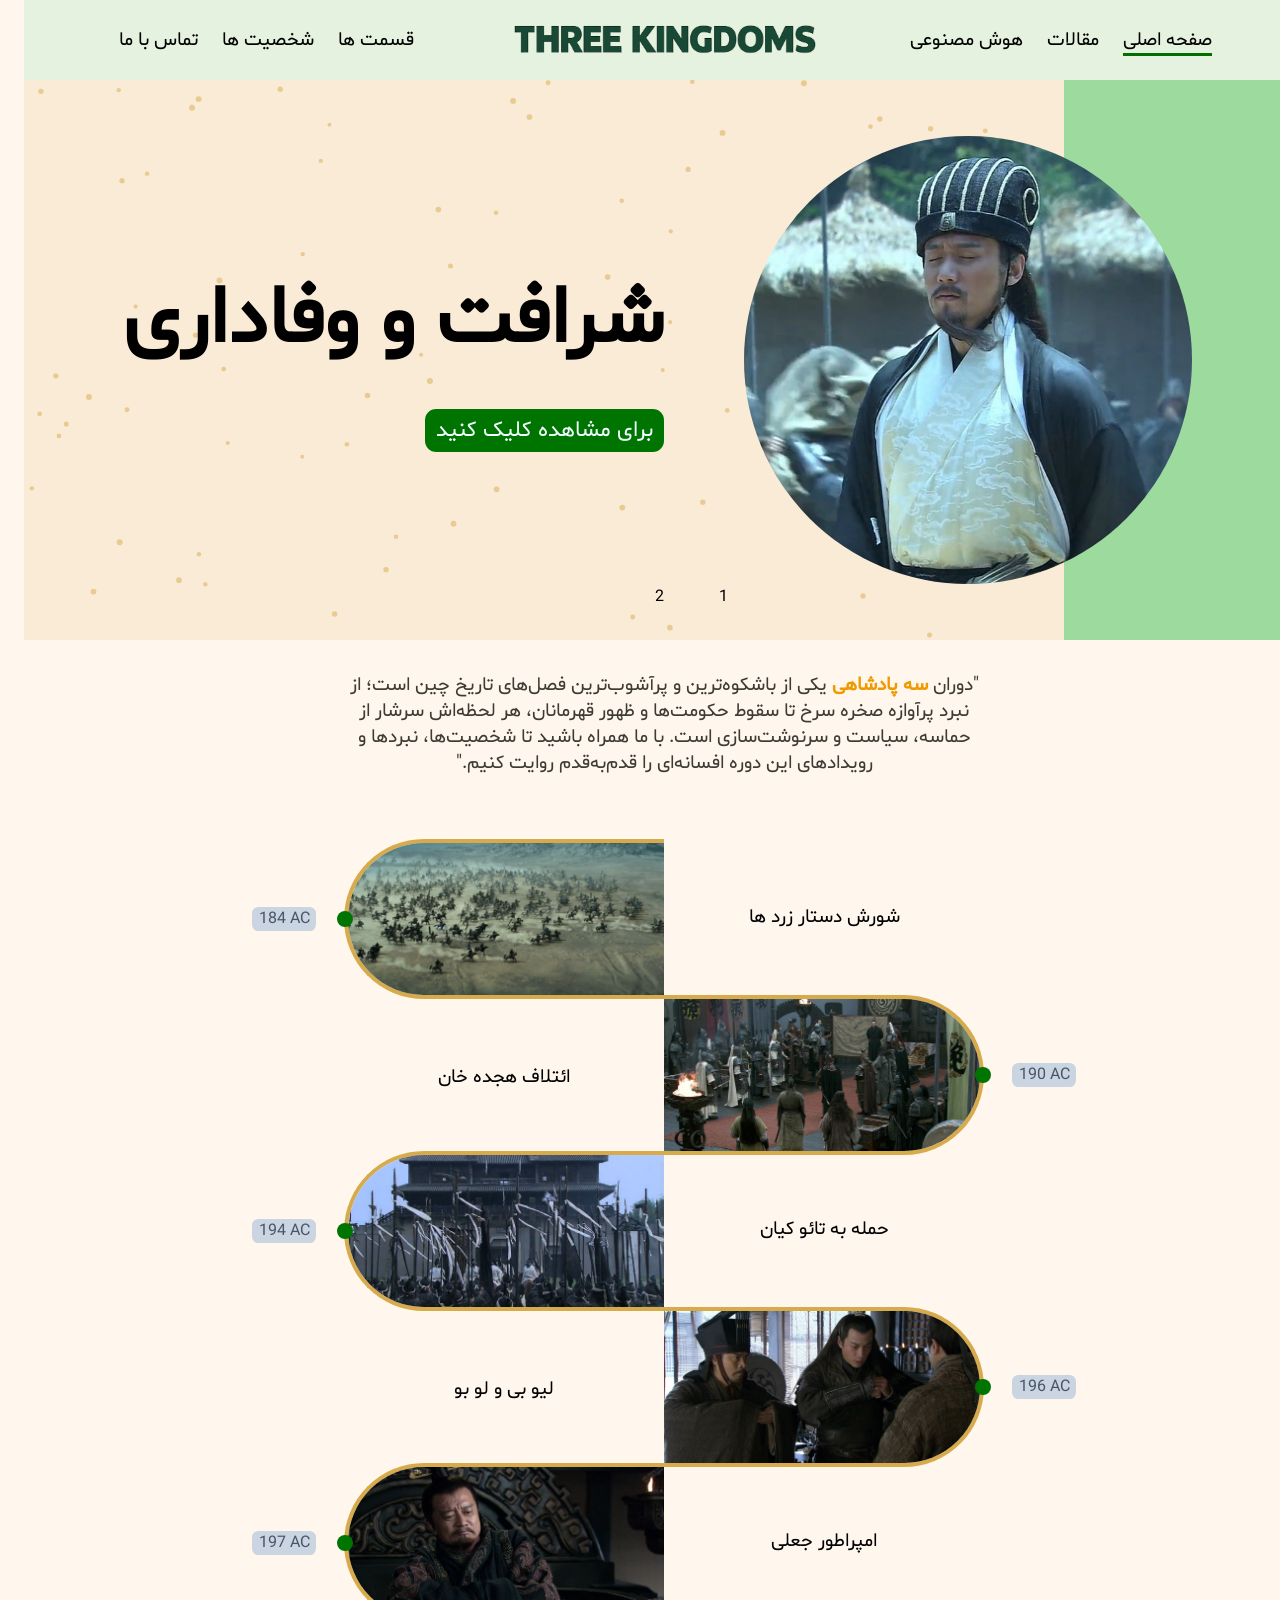
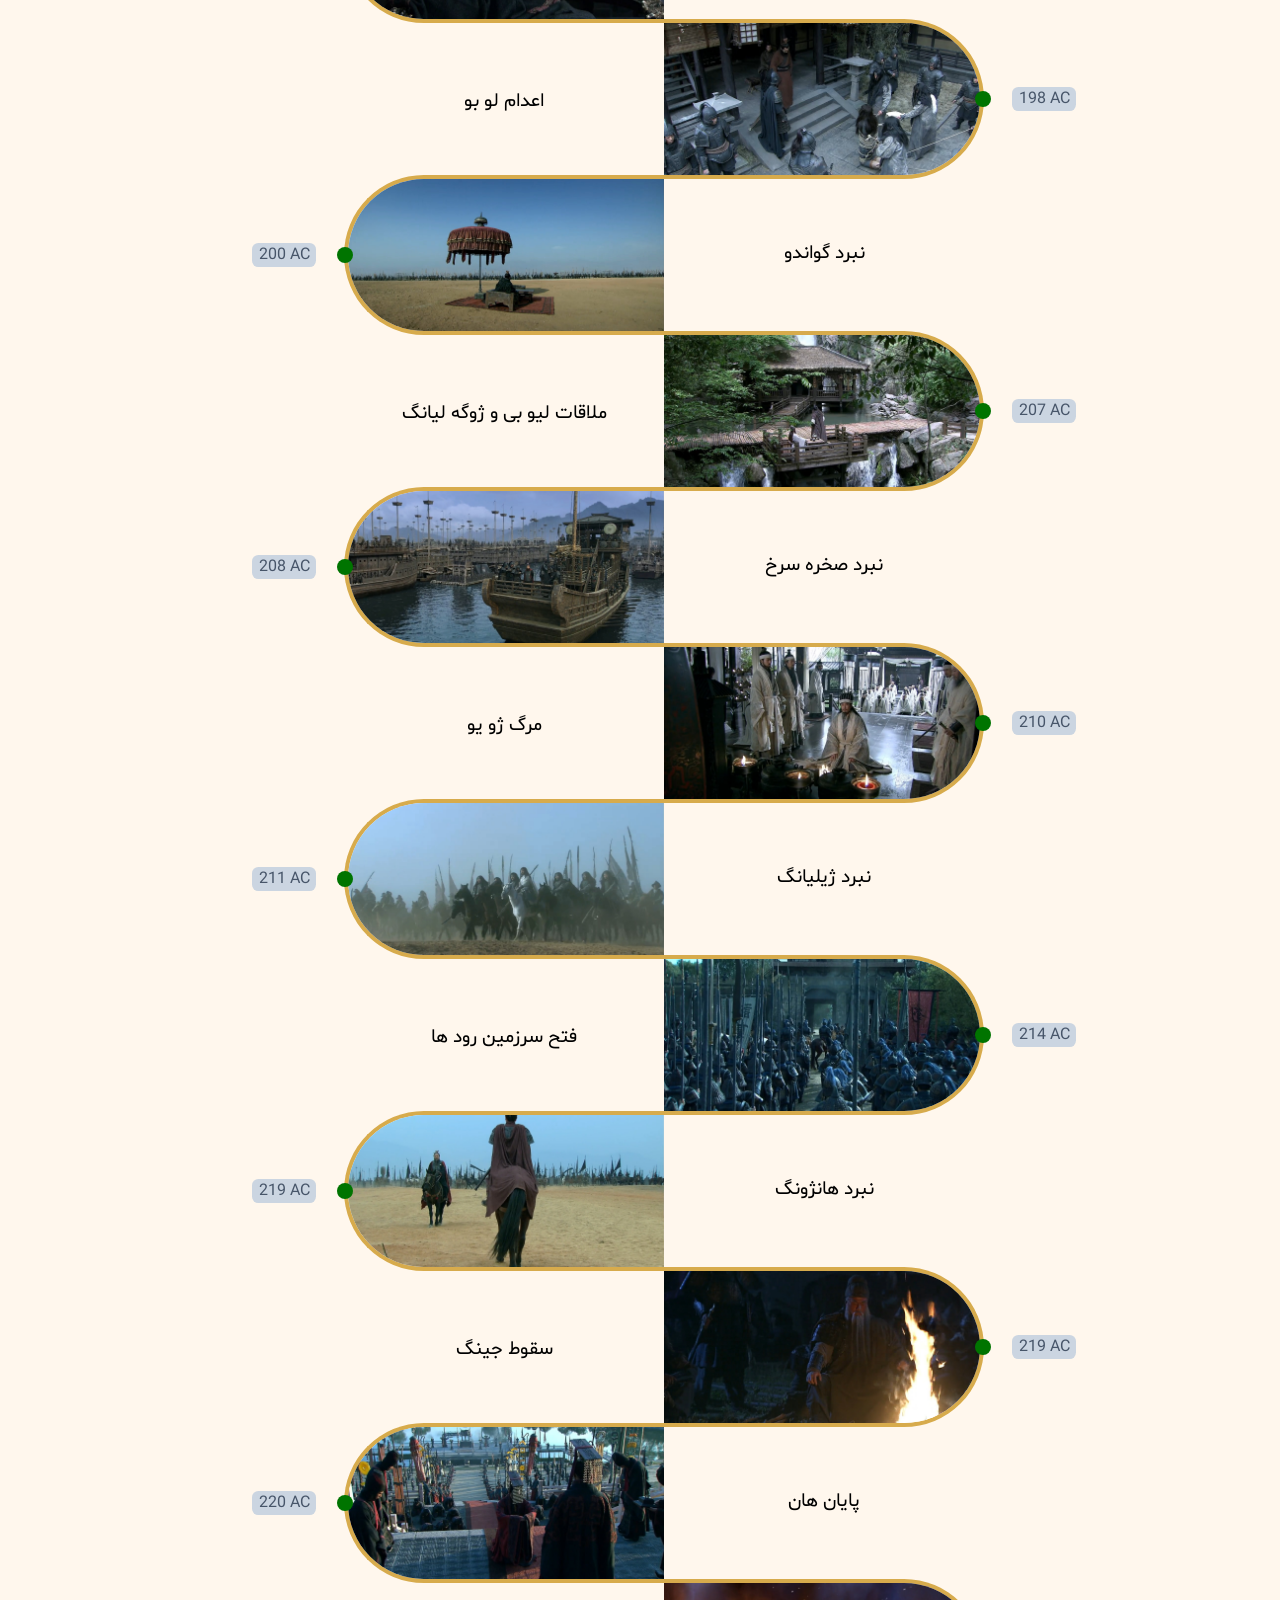
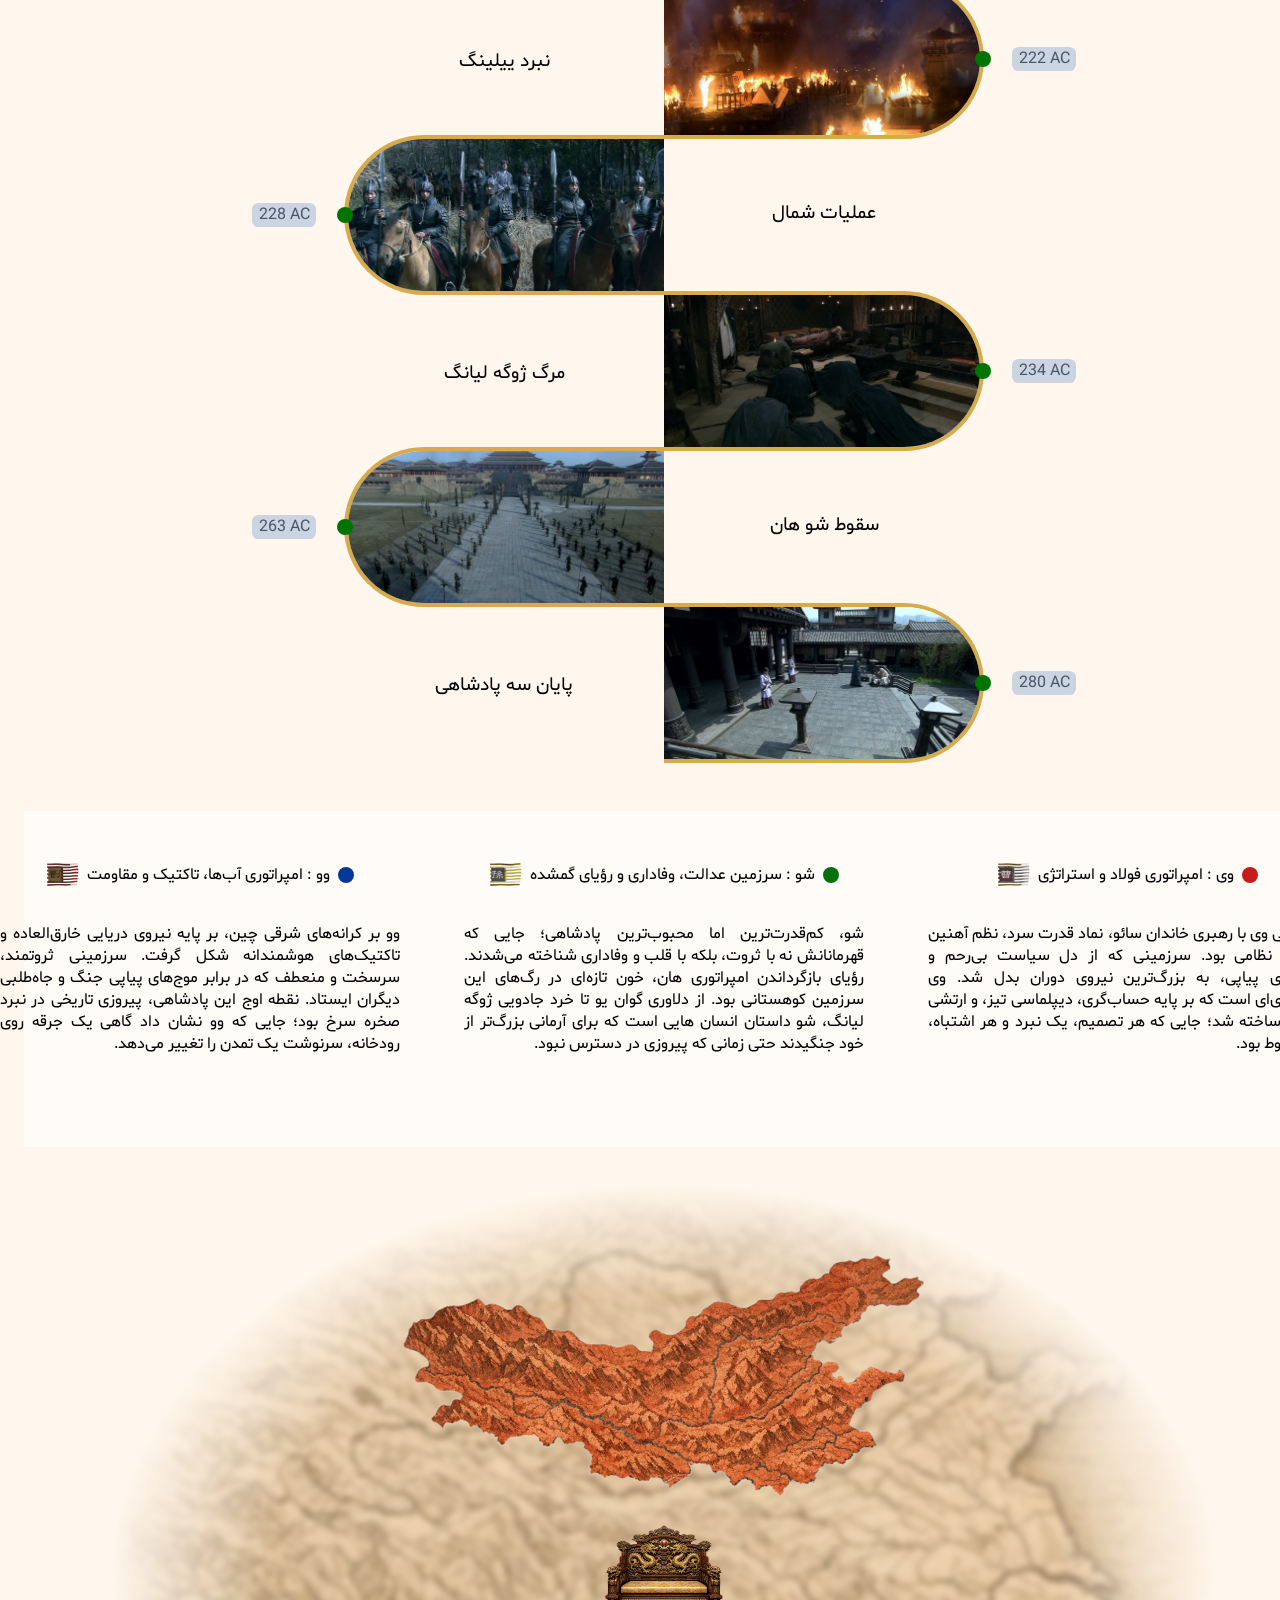
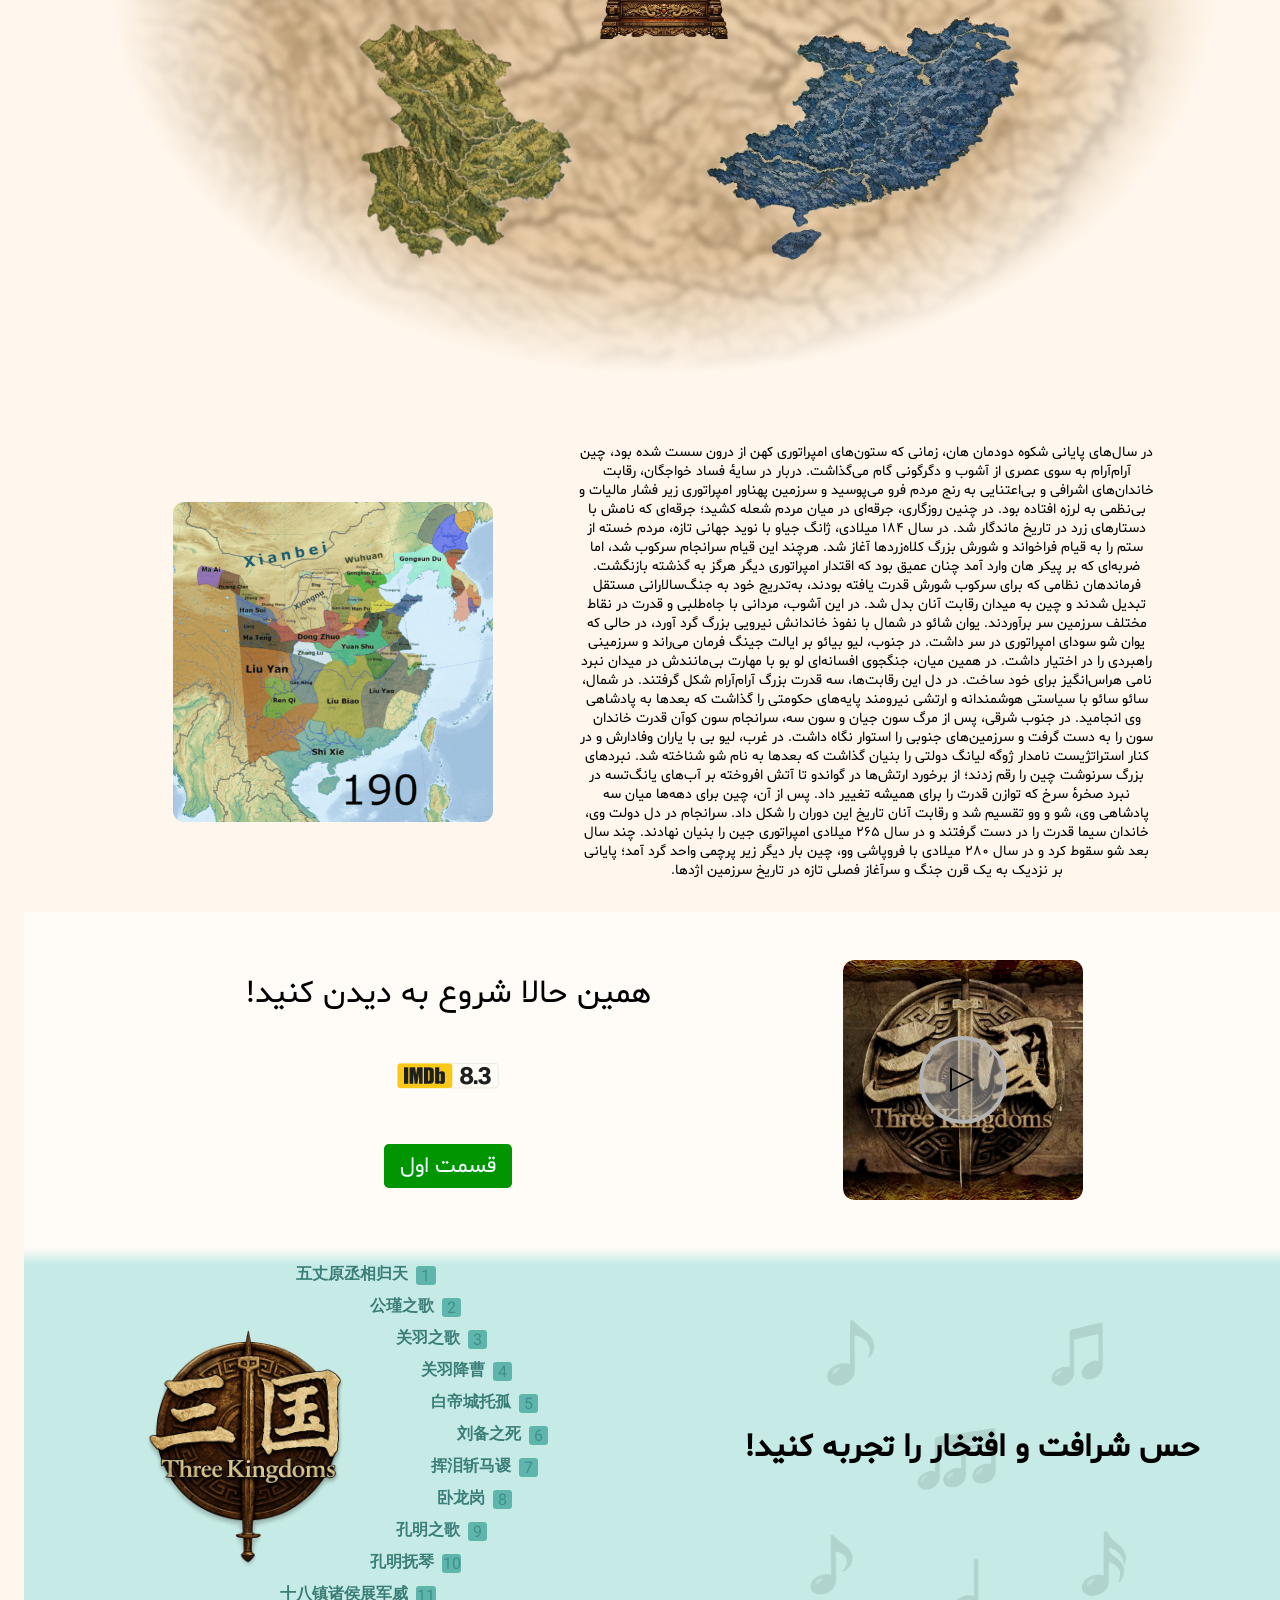
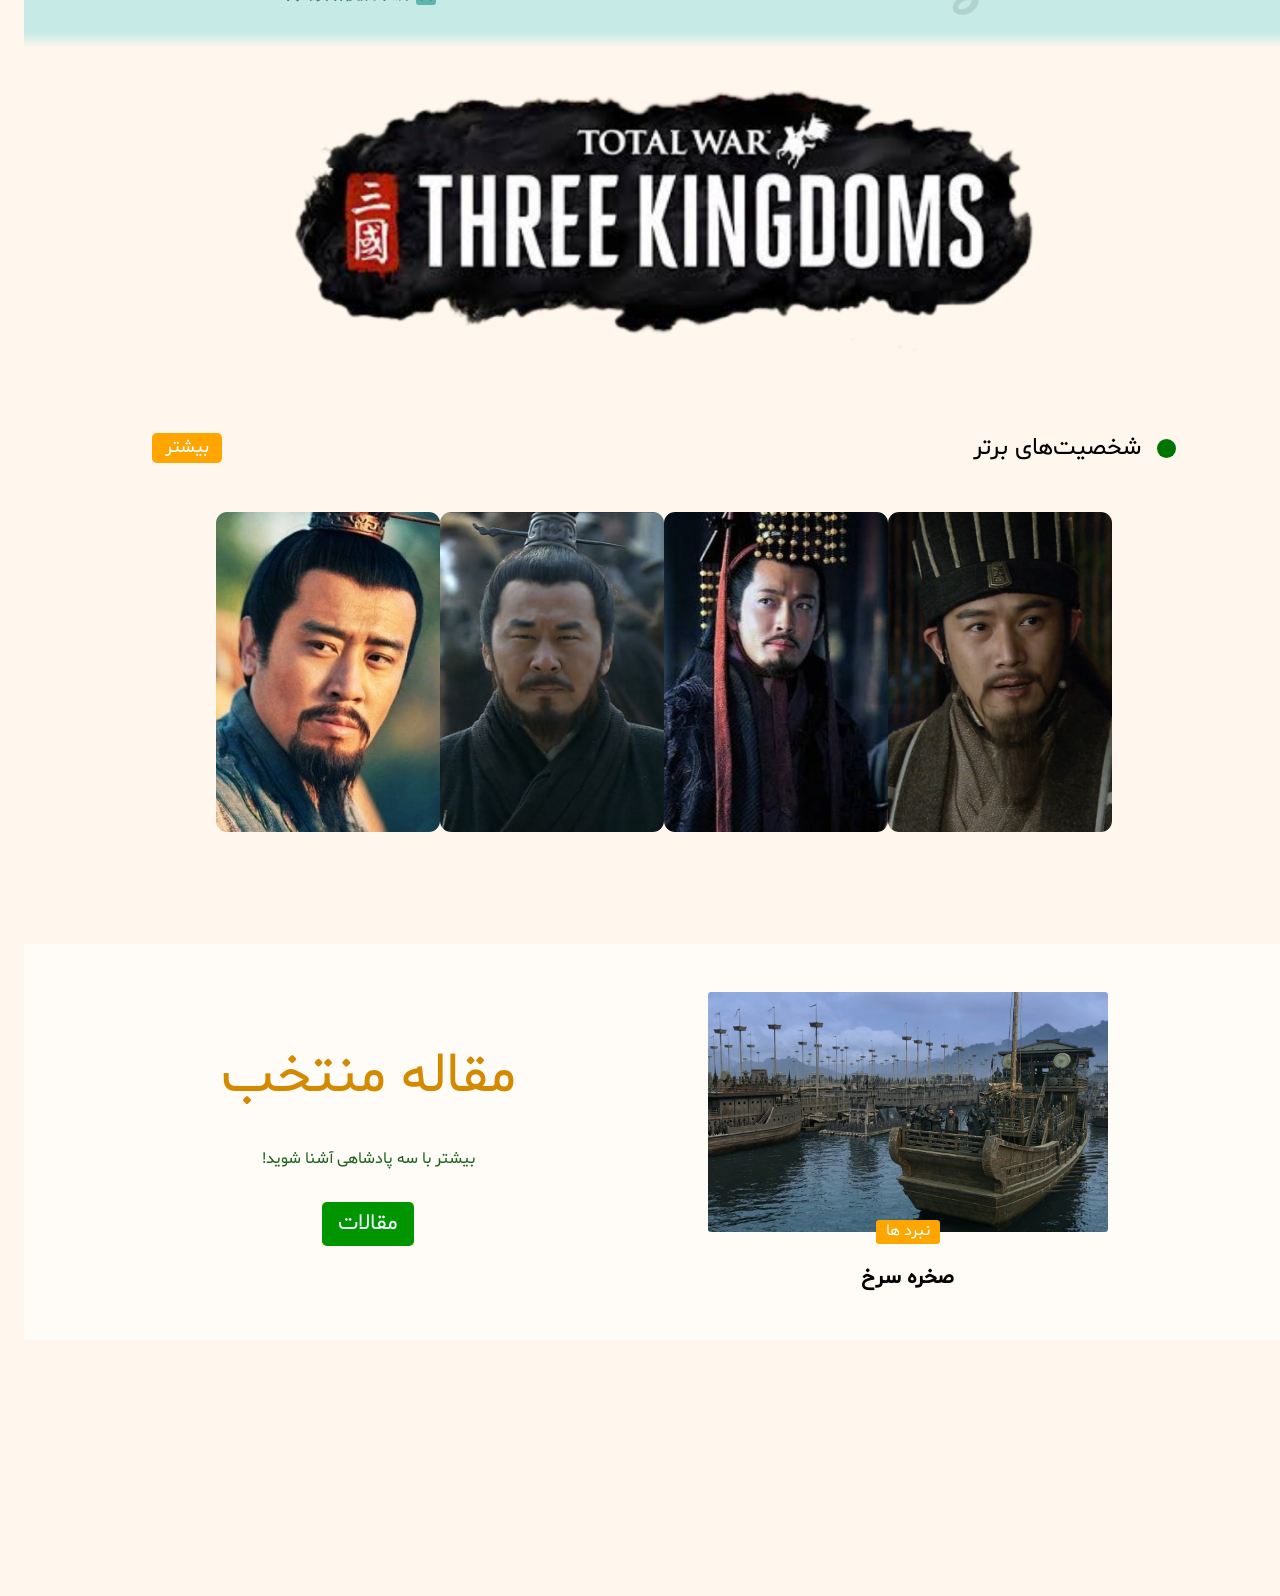
<file: index.html>
<!doctype html>
<html lang="fa" dir="rtl">
  <head>
    <link rel="icon" type="image/jpeg" href="./poster/li.png" />
    <link rel="canonical" href="https://three-kingdoms.ir/" />
    <meta charset="UTF-8" />
    <meta name="robots" content="index, follow, max-image-preview:large" />
    <meta name="viewport" content="width=device-width, initial-scale=1.0" />
    <meta name="theme-color" content="rgb(157, 218, 157)" />
    <meta
      name="description"
      content="سه پادشاهی در چین باستان؛ خط زمانی، شخصیت‌ها،پادشاهی ها"
    />
    <link rel="stylesheet" href="./style/index.css" />
    <title>THREE KINGDOMS | سه پادشاهی</title>
  </head>
  <body>
    <div class="seo">
      <h1>سه پادشاهی در چین باستان</h1>
    </div>
    <div class="div">
      <!-- header -->
      <header class="header">
        <div class="hed-1">
          <a href="./index.html" class="hed-1-c"
            >صفحه اصلی
            <div class="a-extra ss"></div
          ></a>
          <a href="./temp/veblog.html" class="hed-1-c"
            >مقالات
            <div class="a-extra"></div
          ></a>
          <a href="./temp/ai.html" class="hed-1-c"
            >هوش مصنوعی
            <div class="a-extra"></div
          ></a>
        </div>
        <div class="hed-2"></div>
        <div class="hed-1">
          <a href="./temp/episode.html" class="hed-1-c"
            >قسمت ها
            <div class="a-extra"></div
          ></a>
          <a href="./temp/persons.html" class="hed-1-c"
            >شخصیت ها
            <div class="a-extra"></div
          ></a>
          <a href="./temp/callus.html" class="hed-1-c"
            >تماس با ما
            <div class="a-extra"></div
          ></a>
        </div>
      </header>

      <div class="hola hidt"></div>
      <div class="panel w0">
        <div class="panel-titr">منو</div>
        <div class="panel-body">
          <a href="./index.html" class="hed-1-c sd">صفحه اصلی </a>
          <a href="./temp/veblog.html" class="hed-1-c sd">مقالات </a
          ><a href="./temp/ai.html" class="hed-1-c sd">هوش مصنوعی</a>
          <a href="./temp/episode.html" class="hed-1-c sd">قسمت ها </a>
          <a href="./temp/persons.html" class="hed-1-c sd">شخصیت ها </a
          ><a href="./temp/callus.html" class="hed-1-c sd">تماس با ما</a>
        </div>
      </div>
      <div class="panel-btn">
        <div class="panel-btn-child ca"></div>
        <div class="panel-btn-child cb"></div>
        <div class="panel-btn-child cc"></div>
      </div>
      <!-- hero -->
      <section class="hero">
        <canvas class="can"></canvas>
        <div class="hero-extra">
          <div class="hero-extra-1">
            <p class="s">1</p>
            <div class="hero-extra-1-kh"></div>
          </div>
          <div class="hero-extra-2">
            <p class="s">2</p>
            <div class="hero-extra-2-kh"></div>
          </div>
        </div>
        <div class="hero-1">
          <div class="hero-1-extra"></div>
          <div class="hero-1-1">
            <div class="hero-1-1-1"></div>
          </div>
          <div class="hero-1-2">
            <p class="hero-1-2-1">شرافت و وفاداری</p>
            <a href="./temp/episode.html" class="hero-1-2-2"
              >برای مشاهده کلیک کنید</a
            >
          </div>
        </div>
        <div class="hero-2 hidden">
          <div class="hero-2-extra"></div>
          <div class="hero-2-1">
            <p class="hero-2-1-1">ستیز و نیرنگ برای تسلط بر کشور</p>
            <a href="./temp/persons.html" class="hero-2-1-2">شخصیت های برتر</a>
          </div>
          <div class="hero-2-2">
            <div class="hero-2-2-1"></div>
          </div>
        </div>
      </section>
      <!-- text under hero -->
      <div class="under-ded">
        <p class="under-2">
          "دوران <span class="three-kingdom">سه پادشاهی</span> یکی از
          باشکوه‌ترین و پرآشوب‌ترین فصل‌های تاریخ چین است؛ از نبرد پرآوازه صخره
          سرخ تا سقوط حکومت‌ها و ظهور قهرمانان، هر لحظه‌اش سرشار از حماسه، سیاست
          و سرنوشت‌سازی است. با ما همراه باشید تا شخصیت‌ها، نبردها و رویدادهای
          این دوره افسانه‌ای را قدم‌به‌قدم روایت کنیم."
        </p>
      </div>
      <!--  timeline  -->
      <section class="time-line">
        <div class="time-left">
          <h3 class="time-left-1">شورش دستار زرد ها</h3>
          <div class="time-left-2">
            <div class="time-left-cer"></div>
            <div class="time-left-date">184 AC</div>
            <img
              class="time-img bl"
              src="./pict/first.jpg"
              alt="شورش دستار زرد ها"
            />
          </div>
        </div>

        <div class="time-right">
          <div class="time-right-1">
            <div class="time-right-cer"></div>
            <div class="time-right-date">190 AC</div>
            <img
              class="time-img br"
              src="./pict/t1.jpg"
              alt="ائتلاف هجده خان"
            />
          </div>
          <h3 class="time-right-2">ائتلاف هجده خان</h3>
        </div>

        <div class="time-left">
          <h3 class="time-left-1">حمله به تائو کیان</h3>
          <div class="time-left-2">
            <div class="time-left-cer"></div>
            <div class="time-left-date">194 AC</div>
            <img
              class="time-img bl"
              src="./pict/t2.jpg"
              alt="حمله به تائو کیان"
            />
          </div>
        </div>

        <div class="time-right">
          <div class="time-right-1">
            <div class="time-right-cer"></div>
            <div class="time-right-date">196 AC</div>
            <img class="time-img br" src="./pict/t3.jpg" alt="لیو بی و لو بو" />
          </div>
          <h3 class="time-right-2">لیو بی و لو بو</h3>
        </div>

        <div class="time-left">
          <h3 class="time-left-1">امپراطور جعلی</h3>
          <div class="time-left-2">
            <div class="time-left-cer"></div>
            <div class="time-left-date">197 AC</div>
            <img class="time-img bl" src="./pict/t4.jpg" alt="امپراطور جعلی" />
          </div>
        </div>

        <div class="time-right">
          <div class="time-right-1">
            <div class="time-right-cer"></div>
            <div class="time-right-date">198 AC</div>
            <img class="time-img br" src="./pict/t5.jpg" alt="اعدام لو بو" />
          </div>
          <h3 class="time-right-2">اعدام لو بو</h3>
        </div>

        <div class="time-left">
          <h3 class="time-left-1">نبرد گواندو</h3>
          <div class="time-left-2">
            <div class="time-left-cer"></div>
            <div class="time-left-date">200 AC</div>
            <img class="time-img bl" src="./pict/t6.jpg" alt="نبرد گواندو" />
          </div>
        </div>

        <div class="time-right">
          <div class="time-right-1">
            <div class="time-right-cer"></div>
            <div class="time-right-date">207 AC</div>
            <img
              class="time-img br"
              src="./pict/t7.jpg"
              alt="ملاقات لیو بی و ژوگه لیانگ"
            />
          </div>
          <h3 class="time-right-2">ملاقات لیو بی و ژوگه لیانگ</h3>
        </div>

        <div class="time-left">
          <h3 class="time-left-1">نبرد صخره سرخ</h3>
          <div class="time-left-2">
            <div class="time-left-cer"></div>
            <div class="time-left-date">208 AC</div>
            <img class="time-img bl" src="./pict/t8.jpg" alt="نبرد صخره سرخ" />
          </div>
        </div>

        <div class="time-right">
          <div class="time-right-1">
            <div class="time-right-cer"></div>
            <div class="time-right-date">210 AC</div>
            <img class="time-img br" src="./pict/t9.jpg" alt="مرگ ژو یو" />
          </div>
          <h3 class="time-right-2">مرگ ژو یو</h3>
        </div>

        <div class="time-left">
          <h3 class="time-left-1">نبرد ژیلیانگ</h3>
          <div class="time-left-2">
            <div class="time-left-cer"></div>
            <div class="time-left-date">211 AC</div>
            <img class="time-img bl" src="./pict/t10.jpg" alt="نبرد ژیلیانگ" />
          </div>
        </div>

        <div class="time-right">
          <div class="time-right-1">
            <div class="time-right-cer"></div>
            <div class="time-right-date">214 AC</div>
            <img
              class="time-img br"
              src="./pict/t11.jpg"
              alt="فتح سرزمین رود ها"
            />
          </div>
          <h3 class="time-right-2">فتح سرزمین رود ها</h3>
        </div>

        <div class="time-left">
          <h3 class="time-left-1">نبرد هانژونگ</h3>
          <div class="time-left-2">
            <div class="time-left-cer"></div>
            <div class="time-left-date">219 AC</div>
            <img class="time-img bl" src="./pict/t12.jpg" alt="نبرد هانژونگ" />
          </div>
        </div>

        <div class="time-right">
          <div class="time-right-1">
            <div class="time-right-cer"></div>
            <div class="time-right-date">219 AC</div>
            <img class="time-img br" src="./pict/t20.jpg" alt="سقوط جینگ" />
          </div>
          <h3 class="time-right-2">سقوط جینگ</h3>
        </div>

        <div class="time-left">
          <h3 class="time-left-1">پایان هان</h3>
          <div class="time-left-2">
            <div class="time-left-cer"></div>
            <div class="time-left-date">220 AC</div>
            <img class="time-img bl" src="./pict/t13.jpg" alt="پایان هان" />
          </div>
        </div>

        <div class="time-right">
          <div class="time-right-1">
            <div class="time-right-cer"></div>
            <div class="time-right-date">222 AC</div>
            <img class="time-img br" src="./pict/t14.jpg" alt="نبرد ییلینگ" />
          </div>
          <h3 class="time-right-2">نبرد ییلینگ</h3>
        </div>

        <div class="time-left">
          <h3 class="time-left-1">عملیات شمال</h3>
          <div class="time-left-2">
            <div class="time-left-cer"></div>
            <div class="time-left-date">228 AC</div>
            <img class="time-img bl" src="./pict/t17.jpg" alt="عملیات شمال" />
          </div>
        </div>

        <div class="time-right">
          <div class="time-right-1">
            <div class="time-right-cer"></div>
            <div class="time-right-date">234 AC</div>
            <img
              class="time-img br"
              src="./pict/t21.jpg"
              alt="مرگ ژوگه لیانگ"
            />
          </div>
          <h3 class="time-right-2">مرگ ژوگه لیانگ</h3>
        </div>

        <div class="time-left">
          <h3 class="time-left-1">سقوط شو هان</h3>
          <div class="time-left-2">
            <div class="time-left-cer"></div>
            <div class="time-left-date">263 AC</div>
            <img class="time-img bl" src="./pict/t18.jpg" alt="سقوط شو هان" />
          </div>
        </div>

        <div class="time-right">
          <div class="time-right-1">
            <div class="time-right-cer"></div>
            <div class="time-right-date">280 AC</div>
            <img
              class="time-img br"
              src="./pict/t19.jpg"
              alt="پایان سه پادشاهی"
            />
          </div>
          <h3 class="time-right-2">پایان سه پادشاهی</h3>
        </div>
        <div class="dd"></div>
      </section>
      <!-- three kingdoms text -->
      <div class="thtext">
        <div class="th-child">
          <div class="th-titr">
            <div
              class="th-titr-1"
              style="background-color: rgb(199, 27, 27)"
            ></div>
            <h2 class="th-titr-2">وی : امپراتوری فولاد و استراتژی</h2>
            <div
              class="th-titr-3"
              style="background-image: url(&quot;./pngpic/c.png&quot;)"
            ></div>
          </div>
          <p class="th-text">
            پادشاهی وی با رهبری خاندان سائو، نماد قدرت سرد، نظم آهنین و نبوغ
            نظامی بود. سرزمینی که از دل سیاست بی‌رحم و جنگ‌های پیاپی، به
            بزرگ‌ترین نیروی دوران بدل شد. وی امپراتوری‌ای است که بر پایه
            حساب‌گری، دیپلماسی تیز، و ارتشی بی‌رحم ساخته شد؛ جایی که هر تصمیم،
            یک نبرد و هر اشتباه، یک سقوط بود.
          </p>
        </div>
        <div class="th-child">
          <div class="th-titr">
            <div
              class="th-titr-1"
              style="background-color: rgb(7, 111, 12)"
            ></div>
            <h2 class="th-titr-2">شو : سرزمین عدالت، وفاداری و رؤیای گمشده</h2>
            <div
              class="th-titr-3"
              style="background-image: url(&quot;./pngpic/d.png&quot;)"
            ></div>
          </div>
          <p class="th-text">
            شو، کم‌قدرت‌ترین اما محبوب‌ترین پادشاهی؛ جایی که قهرمانانش نه با
            ثروت، بلکه با قلب و وفاداری شناخته می‌شدند. رؤیای بازگرداندن
            امپراتوری هان، خون تازه‌ای در رگ‌های این سرزمین کوهستانی بود. از
            دلاوری گوان یو تا خرد جادویی ژوگه لیانگ، شو داستان انسان هایی است که
            برای آرمانی بزرگ‌تر از خود جنگیدند حتی زمانی که پیروزی در دسترس
            نبود.
          </p>
        </div>
        <div class="th-child">
          <div class="th-titr">
            <div
              class="th-titr-1"
              style="background-color: rgb(6, 57, 151)"
            ></div>
            <h2 class="th-titr-2">وو : امپراتوری آب‌ها، تاکتیک و مقاومت</h2>
            <div
              class="th-titr-3"
              style="background-image: url(&quot;./pngpic/b.png&quot;)"
            ></div>
          </div>
          <p class="th-text">
            وو بر کرانه‌های شرقی چین، بر پایه نیروی دریایی خارق‌العاده و
            تاکتیک‌های هوشمندانه شکل گرفت. سرزمینی ثروتمند، سرسخت و منعطف که در
            برابر موج‌های پیاپی جنگ و جاه‌طلبی دیگران ایستاد. نقطه اوج این
            پادشاهی، پیروزی تاریخی در نبرد صخره سرخ بود؛ جایی که وو نشان داد
            گاهی یک جرقه روی رودخانه، سرنوشت یک تمدن را تغییر می‌دهد.
          </p>
        </div>
      </div>
      <div class="thtext-extra">
        <div class="thtext-extra-extra red r1"></div>
        <div
          class="thtext-extra-child"
          style="border: rgb(199, 27, 27) solid 1px"
        ></div>
        <div
          class="thtext-extra-child"
          style="border: rgb(7, 111, 12) solid 1px"
        ></div>
        <div
          class="thtext-extra-child"
          style="border: rgb(6, 57, 151) solid 1px"
        ></div>
      </div>

      <!-- road to throne -->
      <div class="throne">
        <div class="throne-hale"></div>
        <canvas class="thcan"></canvas>
      </div>

      <!-- gif -->
      <section class="gif">
        <p class="gif-1">
          در سال‌های پایانی شکوه دودمان هان، زمانی که ستون‌های امپراتوری کهن از
          درون سست شده بود، چین آرام‌آرام به سوی عصری از آشوب و دگرگونی گام
          می‌گذاشت. دربار در سایهٔ فساد خواجگان، رقابت خاندان‌های اشرافی و
          بی‌اعتنایی به رنج مردم فرو می‌پوسید و سرزمین پهناور امپراتوری زیر فشار
          مالیات و بی‌نظمی به لرزه افتاده بود. در چنین روزگاری، جرقه‌ای در میان
          مردم شعله کشید؛ جرقه‌ای که نامش با دستارهای زرد در تاریخ ماندگار شد.
          در سال ۱۸۴ میلادی، ژانگ جیاو با نوید جهانی تازه، مردم خسته از ستم را
          به قیام فراخواند و شورش بزرگ کلاه‌زردها آغاز شد. هرچند این قیام
          سرانجام سرکوب شد، اما ضربه‌ای که بر پیکر هان وارد آمد چنان عمیق بود که
          اقتدار امپراتوری دیگر هرگز به گذشته بازنگشت. فرماندهان نظامی که برای
          سرکوب شورش قدرت یافته بودند، به‌تدریج خود به جنگ‌سالارانی مستقل تبدیل
          شدند و چین به میدان رقابت آنان بدل شد. در این آشوب، مردانی با جاه‌طلبی
          و قدرت در نقاط مختلف سرزمین سر برآوردند. یوان شائو در شمال با نفوذ
          خاندانش نیرویی بزرگ گرد آورد، در حالی که یوان شو سودای امپراتوری در سر
          داشت. در جنوب، لیو بیائو بر ایالت جینگ فرمان می‌راند و سرزمینی راهبردی
          را در اختیار داشت. در همین میان، جنگجوی افسانه‌ای لو بو با مهارت
          بی‌مانندش در میدان نبرد نامی هراس‌انگیز برای خود ساخت. در دل این
          رقابت‌ها، سه قدرت بزرگ آرام‌آرام شکل گرفتند. در شمال، سائو سائو با
          سیاستی هوشمندانه و ارتشی نیرومند پایه‌های حکومتی را گذاشت که بعدها به
          پادشاهی وی انجامید. در جنوب شرقی، پس از مرگ سون جیان و سون سه، سرانجام
          سون کوآن قدرت خاندان سون را به دست گرفت و سرزمین‌های جنوبی را استوار
          نگاه داشت. در غرب، لیو بی با یاران وفادارش و در کنار استراتژیست نامدار
          ژوگه لیانگ دولتی را بنیان گذاشت که بعدها به نام شو شناخته شد. نبردهای
          بزرگ سرنوشت چین را رقم زدند؛ از برخورد ارتش‌ها در گواندو تا آتش
          افروخته بر آب‌های یانگ‌تسه در نبرد صخرهٔ سرخ که توازن قدرت را برای
          همیشه تغییر داد. پس از آن، چین برای دهه‌ها میان سه پادشاهی وی، شو و وو
          تقسیم شد و رقابت آنان تاریخ این دوران را شکل داد. سرانجام در دل دولت
          وی، خاندان سیما قدرت را در دست گرفتند و در سال ۲۶۵ میلادی امپراتوری
          جین را بنیان نهادند. چند سال بعد شو سقوط کرد و در سال ۲۸۰ میلادی با
          فروپاشی وو، چین بار دیگر زیر پرچمی واحد گرد آمد؛ پایانی بر نزدیک به یک
          قرن جنگ و سرآغاز فصلی تازه در تاریخ سرزمین اژدها.
        </p>
        <div class="gif-2"></div>
      </section>

      <!-- one -->
      <section class="one">
        <div class="one-1">
          <a
            class="ww"
            href="https://www.moviesho.com/playonline/6101?player=aHR0cHM6Ly9zci5tb3ZpZXNoby5jb20vU2VyaWVzL1RocmVlLktpbmdkb21zL1RocmVlLktpbmdkb21zLkUwMS43MjBwLm1rdg=="
          ></a>
          <div class="one-1-pic"></div>
          <div class="one-1-hale"></div>
          <div class="one-1-cer">
            <div class="one-1-cer-c"><div class="mo">▷</div></div>
          </div>
        </div>
        <div class="one-2">
          <div class="one-2-1">همین حالا شروع به دیدن کنید!</div>
          <div class="one-2-2"></div>
          <a
            href="https://www.moviesho.com/playonline/6101?player=aHR0cHM6Ly9zci5tb3ZpZXNoby5jb20vU2VyaWVzL1RocmVlLktpbmdkb21zL1RocmVlLktpbmdkb21zLkUwMS43MjBwLm1rdg=="
            class="one-2-3 sasa"
            >قسمت اول</a
          >
        </div>
      </section>

      <!-- music -->
      <section class="music">
        <div class="music-e-1"></div>
        <div class="music-e-2"></div>
        <div class="music-1">
          <div class="music-1-2">حس شرافت و افتخار را تجربه کنید!</div>
          <div class="music-1-pic"></div>
        </div>
        <div class="music-2">
          <div class="music-2-pic"></div>

          <div class="omg j1">
            <div data-id="aaa" class="omgg">
              <div class="omg-num">1</div>
              <div class="omg-text">五丈原丞相归天</div>
            </div>
          </div>

          <div class="omg j2">
            <div data-id="bbb" class="omgg">
              <div class="omg-num">2</div>
              <div class="omg-text">公瑾之歌</div>
            </div>
          </div>

          <div class="omg j3">
            <div data-id="ccc" class="omgg">
              <div class="omg-num">3</div>
              <div class="omg-text">关羽之歌</div>
            </div>
          </div>

          <div class="omg j4">
            <div data-id="ddd" class="omgg">
              <div class="omg-num">4</div>
              <div class="omg-text">关羽降曹</div>
            </div>
          </div>

          <div class="omg j5">
            <div data-id="ttt" class="omgg">
              <div class="omg-num">5</div>
              <div class="omg-text">白帝城托孤</div>
            </div>
          </div>

          <div class="omg j6">
            <div data-id="eee" class="omgg">
              <div class="omg-num">6</div>
              <div class="omg-text">刘备之死</div>
            </div>
          </div>

          <div class="omg j7">
            <div data-id="lll" class="omgg">
              <div class="omg-num">7</div>
              <div class="omg-text">挥泪斩马谡</div>
            </div>
          </div>

          <div class="omg j8">
            <div data-id="ggg" class="omgg">
              <div class="omg-num">8</div>
              <div class="omg-text">卧龙岗</div>
            </div>
          </div>

          <div class="omg j9">
            <div data-id="hhh" class="omgg">
              <div class="omg-num">9</div>
              <div class="omg-text">孔明之歌</div>
            </div>
          </div>

          <div class="omg j10">
            <div data-id="iii" class="omgg">
              <div class="omg-num">10</div>
              <div class="omg-text">孔明抚琴</div>
            </div>
          </div>

          <div class="omg j11">
            <div data-id="fff" class="omgg">
              <div class="omg-num">11</div>
              <div class="omg-text">十八镇诸侯展军威</div>
            </div>
          </div>
        </div>
      </section>

      <!-- music bar -->
      <section class="music-bar h0">
        <div class="music-bar-main">
          <div class="music-time">0:00</div>

          <div class="music-pro-dad">
            <div class="music-pro"></div>
            <div class="music-cer"></div>
          </div>

          <div id="main-btn" class="playstop-btn"></div>

          <div class="music-name"></div>

          <div class="close"></div>
        </div>
      </section>

      <audio class="audio" preload="metadata"></audio>
      <!-- tk poster -->
      <div class="poster-dad">
        <canvas class="poster"></canvas>
      </div>
      <!-- persons -->
      <div class="persons-hed">
        <div class="person-titr">
          <div class="person-titr-1"></div>
          <div class="person-titr-2">شخصیت‌های برتر</div>
        </div>
        <div class="more-person">
          <a href="./temp/persons.html" class="qwqw">بیشتر</a>
        </div>
      </div>
      <section class="persons">
        <div class="person" style="margin-right: 4rem">
          <div class="p-ex"></div>
          <div class="person-pic"></div>
          <img
            class="time-img"
            src="./pic/jp.jpg"
            alt="ژوگه لیانگ با نام محترم کنگ مینگ"
          />
          <div class="person-hale"></div>
          <div class="person-enf">
            <h3 class="person-name">ژوگه لیانگ با نام محترم کنگ مینگ</h3>
            <p class="person-to">
              نابغه‌ای استراتژیست و صدراعظم شو هان که با هوش سرشار و
              پیش‌بینی‌های دقیقش، نقشه‌های جنگی بی‌نظیری طراحی کرد. او نماد
              وفاداری مطلق به لیو بی و تلاش بی‌وقفه برای احیای خاندان هان بود.
              با تدبیرش، ارتش کوچک شو را در برابر امپراتوری عظیم وی نگه داشت و
              به اسطوره‌ای در تاریخ چین تبدیل شد. حکمت او هنوز هم در فرهنگ عامه
              زبان‌زد است.
            </p>
          </div>
        </div>

        <div class="person">
          <div class="p-ex"></div>
          <div class="person-pic"></div>
          <img
            class="time-img"
            src="./pic/sunquanp.jpeg"
            alt="سون کوآن با نام محترم ژونگمو"
          />
          <div class="person-hale"></div>
          <div class="person-enf">
            <h3 class="person-name">سون کوآن با نام محترم ژونگمو</h3>
            <p class="person-to">
              فرمانروای وو که با تدبیر و صبر، امپراتوری خود را در جنوب شرقی
              مستحکم کرد. او برخلاف رقیبانش، بیشتر به توسعهٔ داخلی و دریایی
              پرداخت و از مشاوران بزرگی مثل ژو یو و لو شون بهره برد. سیاست‌های
              متعادل او باعث شد وو به عنوان آخرین امپراتوری از سه‌گانه سقوط کند.
              او نشان داد که دوراندیشی و میانه‌روی می‌تواند از شمشیر هم
              قدرتمندتر باشد.
            </p>
          </div>
        </div>

        <div class="person">
          <div class="p-ex"></div>
          <div class="person-pic"></div>
          <img
            class="time-img"
            src="./pic/caop.jpg"
            alt="سائو سائو با نام محترم منگده"
          />
          <div class="person-hale"></div>
          <div class="person-enf">
            <h3 class="person-name">سائو سائو با نام محترم منگده</h3>
            <p class="person-to">
              استراتژیست و فرمانروایی بی‌رحم که با ذهنی تیزبین و قدرت مدیریتی
              بالا، پایه‌های امپراتوری وی را بنا نهاد. او شاعری توانا و
              سیاستمداری عمل‌گرا بود که در عین ظلم و جاه‌طلبی، به نخبگان احترام
              می‌گذاشت. کارنامه‌اش آمیزه‌ای از پیروزی‌های درخشان و شکست‌های
              مهلک، مثل نبرد صخره‌ی سرخ، است. او همواره به دنبال یکپارچه‌سازی
              چین تحت فرمان خود بود.
            </p>
          </div>
        </div>

        <div class="person" style="margin-left: 4rem">
          <div class="p-ex"></div>
          <div class="person-pic"></div>
          <img
            class="time-img"
            src="./pic/liubeyp.jpeg"
            alt="لیو بی با نام محترم ژوآنده"
          />
          <div class="person-hale"></div>
          <div class="person-enf">
            <h3 class="person-name">لیو بی با نام محترم ژوآنده</h3>
            <p class="person-to">
              بنیان‌گذار شو هان که با فروتنی و مهربانی، دل‌های مردم و جنگجویان
              را تسخیر کرد. او از تبار فقیر خاندان هان بود و با تکیه بر برادران
              قسم‌خورده و راهنمایی‌های کونگ مینگ، امپراتوری خود را ساخت.
              وفاداری‌اش به آرمان هان و عشق به رعایا، او را به محبوب‌ترین
              فرمانروای سه پادشاهی تبدیل کرد. او اعتقاد داشت که حاکم باید در
              خدمت مردم باشد، نه برعکس.
            </p>
          </div>
        </div>
      </section>

      <!-- magale -->
      <section class="magale">
        <div class="magale-1">
          <div class="magale-1-pic">
            <div href="" class="magale-1-pic-1">
              <a href="./article/redcliff.html" class="opq"></a>
              <div class="magale-1-pic-1-1"></div>
              <div class="magale-1-pic-1-2">
                <div class="cer"></div>
                <div class="cer"></div>
                <div class="cer"></div>
              </div>
            </div>
            <div class="magale-1-pic-2">نبرد ها</div>
          </div>
          <h3 class="magale-1-name">صخره سرخ</h3>
        </div>
        <div class="magale-2">
          <div class="magale-2-1">مقاله منتخب</div>
          <div class="magale-2-2">بیشتر با سه پادشاهی آشنا شوید!</div>
          <a href="./temp/veblog.html" class="one-2-3">مقالات</a>
        </div>
      </section>
    </div>
    <div class="space"></div>
    <!-- footer -->
    <footer class="footer">
      <div class="footer-hed">
        <div class="footer-hed-pic"></div>
      </div>

      <div class="footer-dad">
        <div class="footer-1">
          <div class="footer-1-hed">
            <div class="footer-1-hed-cer"></div>
            <div class="footer-1-hed-name">راه های ارتباطی</div>
          </div>
          <div class="footer-1-body">
            <div class="footer-1-body-ch">
              <div
                class="footer-1-body-ch-1"
                style="
                  background-image: url(&quot;./pngpic/phone.png&quot;);
                  background-size: cover;
                "
              ></div>
              <div class="footer-1-body-ch-2">09302745553</div>
            </div>
            <div class="footer-1-body-ch">
              <div
                class="footer-1-body-ch-1"
                style="
                  background-image: url(&quot;./pngpic/email.png&quot;);
                  background-size: cover;
                "
              ></div>
              <div class="footer-1-body-ch-2">mohsen2351fazeli@gmail.com</div>
            </div>
          </div>
        </div>
        <div class="footer-1">
          <div class="footer-1-hed">
            <div class="footer-1-hed-cer"></div>
            <div class="footer-1-hed-name">شبکه های اجتماعی</div>
          </div>
          <div class="footer-1-body">
            <div class="footer-1-body-ch">
              <div
                class="footer-1-body-ch-1"
                style="
                  background-image: url(&quot;./pngpic/tel.png&quot;);
                  background-size: cover;
                "
              ></div>
              <div dir="ltr" class="footer-1-body-ch-2">@zhuge_liang208</div>
            </div>
            <div class="footer-1-body-ch">
              <div
                class="footer-1-body-ch-1"
                style="
                  background-image: url(&quot;./pngpic/insta.png&quot;);
                  background-size: cover;
                "
              ></div>
              <div dir="ltr" class="footer-1-body-ch-2">mohsen2351fazeli</div>
            </div>
            <div class="footer-1-body-ch">
              <div
                class="footer-1-body-ch-1"
                style="
                  background-image: url(&quot;./pngpic/lin.png&quot;);
                  background-size: cover;
                "
              ></div>
              <div dir="ltr" class="footer-1-body-ch-2">mohsenfazeli</div>
            </div>
            <div class="footer-1-body-ch">
              <div
                class="footer-1-body-ch-1"
                style="
                  background-image: url(&quot;./pngpic/eitaa.png&quot;);
                  background-size: cover;
                "
              ></div>
              <div dir="ltr" class="footer-1-body-ch-2">@zhugeliang</div>
            </div>
          </div>
        </div>

        <div class="footer-2">
          <div class="footer-2-1">©کلیه حقوق مادی و معنوی سایت محفوظ است.</div>
          <div class="footer-2-2">مطالب سایت آمیخته با رمان عاشقانه سه پادشاهی است و محتوای آن از نظر تاریخی تایید نمی شود.ساخته شده توسط محسن فاضلی</div>
        </div>
      </div>
      <div class="footer-picpng">
        <div class="footer-picpng-pic"></div>
      </div>
    </footer>

    <audio src="" class="audio"></audio>
    <script src="./script/index.js"></script>
  </body>
</html>
</file>
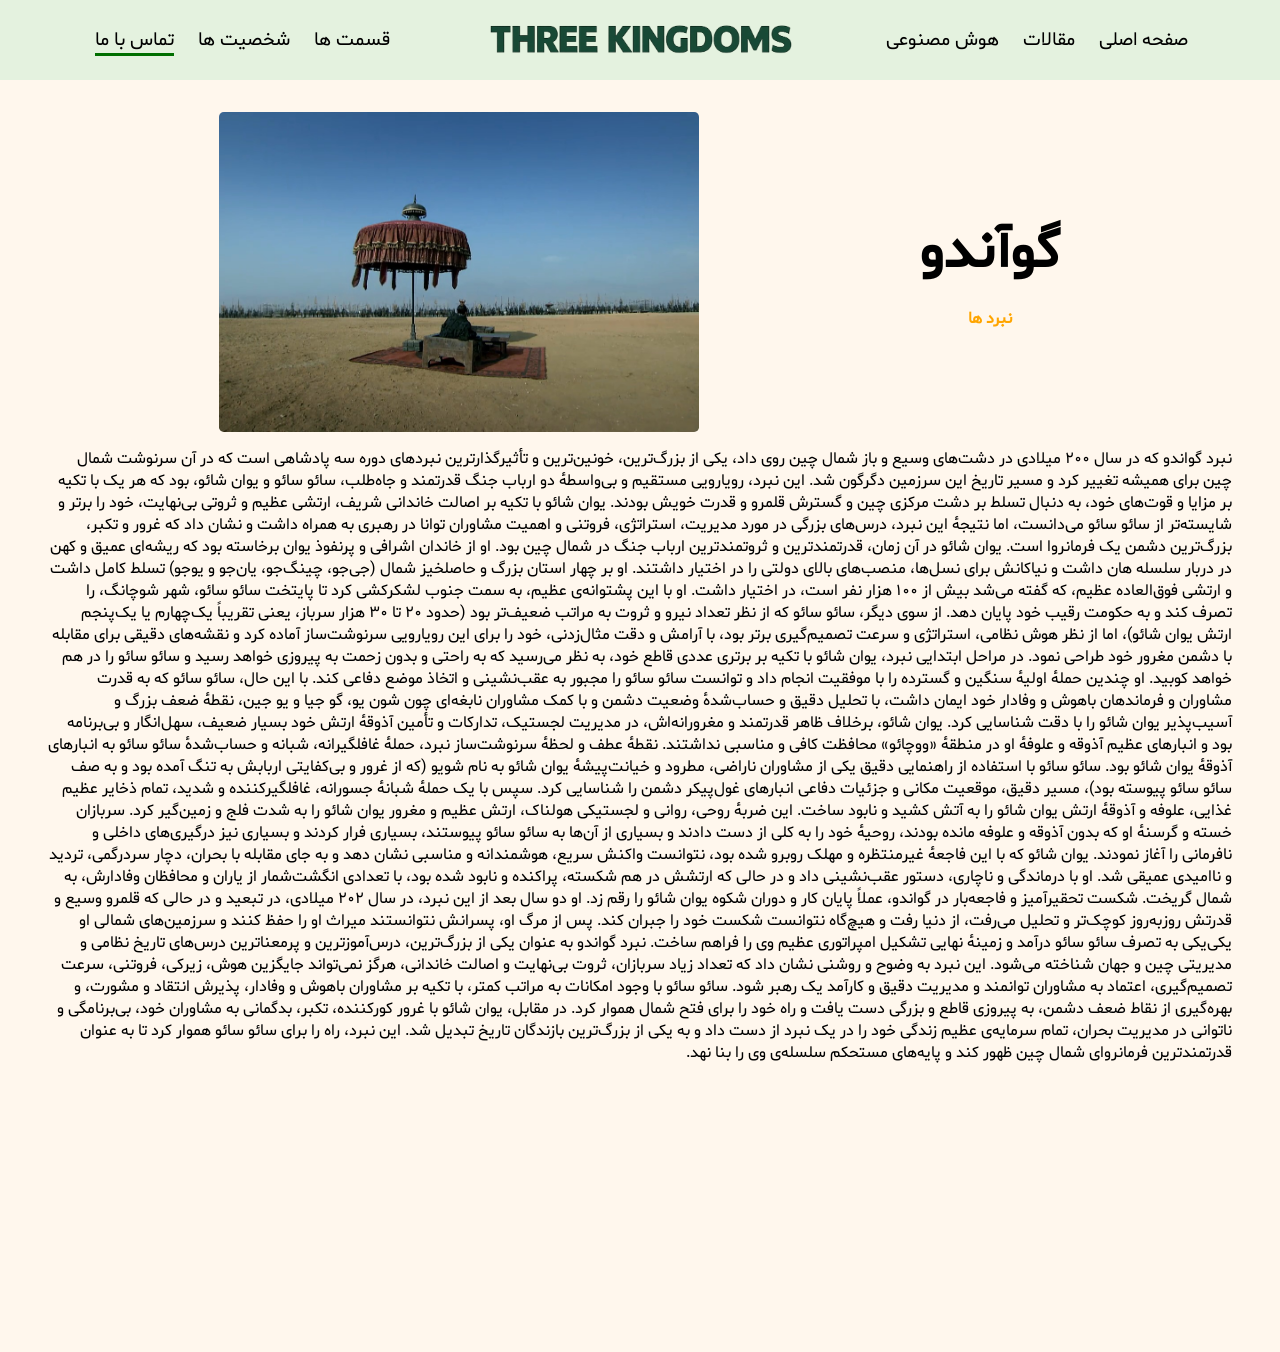
<file: article/guando.html>
<!doctype html>
<html lang="fa" dir="rtl">
  <head>
    <meta charset="UTF-8" />
    <link rel="icon" type="image/jpeg" href="../poster/li.png" />
    <meta name="robots" content="index, follow, max-image-preview:large" />
    <meta name="viewport" content="width=device-width, initial-scale=1.0" />
    <meta name="theme-color" content="rgb(157, 218, 157)" />
    <meta name="description" content="نبرد گواندو" />
    <link rel="stylesheet" href="../style/article.css" />
    <link rel="canonical" href="https://three-kingdoms.ir/article/guando.html" />
    <script type="application/ld+json">
      {
        "@context": "https://schema.org",
        "@type": "Article",
        "headline": "نبرد گواندو",
        "description": "بررسی نبرد گواندو .",
        "inLanguage": "fa",
        "author": {
          "@type": "Organization",
          "name": "سه پادشاهی"
        },
        "publisher": {
          "@type": "Organization",
          "name": "سه پادشاهی"
        }
      }
    </script>

    <title>THREE KINGDOMS | نبرد گواندو</title>
  </head>
  <body>
    <div class="div">
      <header class="header">
        <div class="hed-1">
          <a href="../index.html" class="hed-1-c"
            >صفحه اصلی
            <div class="a-extra"></div
          ></a>
          <a href="../temp/veblog.html" class="hed-1-c"
            >مقالات
            <div class="a-extra"></div
          ></a>
          <a href="../temp/ai.html" class="hed-1-c"
            >هوش مصنوعی
            <div class="a-extra"></div
          ></a>
        </div>
        <div class="hed-2"></div>
        <div class="hed-1">
          <a href="../temp/episode.html" class="hed-1-c"
            >قسمت ها
            <div class="a-extra"></div
          ></a>
          <a href="../temp/persons.html" class="hed-1-c"
            >شخصیت ها
            <div class="a-extra"></div
          ></a>
          <a href="../temp/callus.html" class="hed-1-c"
            >تماس با ما
            <div class="a-extra ss"></div
          ></a>
        </div>
      </header>

      <div class="hola hidt"></div>
      <div class="panel w0">
        <div class="panel-titr">منو</div>
        <div class="panel-body">
          <a href="../index.html" class="hed-1-c sd">صفحه اصلی </a>
          <a href="../temp/veblog.html" class="hed-1-c sd">مقالات </a>
          <a href="../temp/ai.html" class="hed-1-c sd">هوش مصنوعی</a>
          <a href="../temp/episode.html" class="hed-1-c sd">قسمت ها </a>
          <a href="../temp/persons.html" class="hed-1-c sd">شخصیت ها </a
          ><a href="../temp/callus.html" class="hed-1-c sd">تماس با ما</a>
        </div>
      </div>
      <div class="panel-btn">
        <div class="panel-btn-child ca"></div>
        <div class="panel-btn-child cb"></div>
        <div class="panel-btn-child cc"></div>
      </div>

      <main class="main">
        <div class="art-hed">
          <div class="art-hed-1">
            <h1 class="art-hed-1-1">گوآندو</h1>
            <div class="art-hed-1-2">نبرد ها</div>
          </div>
          <img class="art-hed-2" src="../pict/t6.jpg" alt="نبرد گواندو" />
        </div>
        <p class="art-body">
          نبرد گواندو که در سال ۲۰۰ میلادی در دشت‌های وسیع و باز شمال چین روی
          داد، یکی از بزرگ‌ترین، خونین‌ترین و تأثیرگذارترین نبردهای دوره سه
          پادشاهی است که در آن سرنوشت شمال چین برای همیشه تغییر کرد و مسیر تاریخ
          این سرزمین دگرگون شد. این نبرد، رویارویی مستقیم و بی‌واسطهٔ دو ارباب
          جنگ قدرتمند و جاه‌طلب، سائو سائو و یوان شائو، بود که هر یک با تکیه بر
          مزایا و قوت‌های خود، به دنبال تسلط بر دشت مرکزی چین و گسترش قلمرو و
          قدرت خویش بودند. یوان شائو با تکیه بر اصالت خاندانی شریف، ارتشی عظیم و
          ثروتی بی‌نهایت، خود را برتر و شایسته‌تر از سائو سائو می‌دانست، اما
          نتیجهٔ این نبرد، درس‌های بزرگی در مورد مدیریت، استراتژی، فروتنی و
          اهمیت مشاوران توانا در رهبری به همراه داشت و نشان داد که غرور و تکبر،
          بزرگ‌ترین دشمن یک فرمانروا است. یوان شائو در آن زمان، قدرتمندترین و
          ثروتمندترین ارباب جنگ در شمال چین بود. او از خاندان اشرافی و پرنفوذ
          یوان برخاسته بود که ریشه‌ای عمیق و کهن در دربار سلسله هان داشت و
          نیاکانش برای نسل‌ها، منصب‌های بالای دولتی را در اختیار داشتند. او بر
          چهار استان بزرگ و حاصلخیز شمال (جی‌جو، چینگ‌جو، یان‌جو و یو‌جو) تسلط
          کامل داشت و ارتشی فوق‌العاده عظیم، که گفته می‌شد بیش از ۱۰۰ هزار نفر
          است، در اختیار داشت. او با این پشتوانه‌ی عظیم، به سمت جنوب لشکرکشی کرد
          تا پایتخت سائو سائو، شهر شوچانگ، را تصرف کند و به حکومت رقیب خود پایان
          دهد. از سوی دیگر، سائو سائو که از نظر تعداد نیرو و ثروت به مراتب
          ضعیف‌تر بود (حدود ۲۰ تا ۳۰ هزار سرباز، یعنی تقریباً یک‌چهارم یا
          یک‌پنجم ارتش یوان شائو)، اما از نظر هوش نظامی، استراتژی و سرعت
          تصمیم‌گیری برتر بود، با آرامش و دقت مثال‌زدنی، خود را برای این
          رویارویی سرنوشت‌ساز آماده کرد و نقشه‌های دقیقی برای مقابله با دشمن
          مغرور خود طراحی نمود. در مراحل ابتدایی نبرد، یوان شائو با تکیه بر
          برتری عددی قاطع خود، به نظر می‌رسید که به راحتی و بدون زحمت به پیروزی
          خواهد رسید و سائو سائو را در هم خواهد کوبید. او چندین حملهٔ اولیهٔ
          سنگین و گسترده را با موفقیت انجام داد و توانست سائو سائو را مجبور به
          عقب‌نشینی و اتخاذ موضع دفاعی کند. با این حال، سائو سائو که به قدرت
          مشاوران و فرماندهان باهوش و وفادار خود ایمان داشت، با تحلیل دقیق و
          حساب‌شدهٔ وضعیت دشمن و با کمک مشاوران نابغه‌ای چون شون یو، گو جیا و یو
          جین، نقطهٔ ضعف بزرگ و آسیب‌پذیر یوان شائو را با دقت شناسایی کرد. یوان
          شائو، برخلاف ظاهر قدرتمند و مغرورانه‌اش، در مدیریت لجستیک، تدارکات و
          تأمین آذوقهٔ ارتش خود بسیار ضعیف، سهل‌انگار و بی‌برنامه بود و انبارهای
          عظیم آذوقه و علوفهٔ او در منطقهٔ «وو‌چائو» محافظت کافی و مناسبی
          نداشتند. نقطهٔ عطف و لحظهٔ سرنوشت‌ساز نبرد، حملهٔ غافلگیرانه، شبانه و
          حساب‌شدهٔ سائو سائو به انبارهای آذوقهٔ یوان شائو بود. سائو سائو با
          استفاده از راهنمایی دقیق یکی از مشاوران ناراضی، مطرود و خیانت‌پیشهٔ
          یوان شائو به نام شویو (که از غرور و بی‌کفایتی اربابش به تنگ آمده بود و
          به صف سائو سائو پیوسته بود)، مسیر دقیق، موقعیت مکانی و جزئیات دفاعی
          انبارهای غول‌پیکر دشمن را شناسایی کرد. سپس با یک حملهٔ شبانهٔ جسورانه،
          غافلگیرکننده و شدید، تمام ذخایر عظیم غذایی، علوفه و آذوقهٔ ارتش یوان
          شائو را به آتش کشید و نابود ساخت. این ضربهٔ روحی، روانی و لجستیکی
          هولناک، ارتش عظیم و مغرور یوان شائو را به شدت فلج و زمین‌گیر کرد.
          سربازان خسته و گرسنهٔ او که بدون آذوقه و علوفه مانده بودند، روحیهٔ خود
          را به کلی از دست دادند و بسیاری از آن‌ها به سائو سائو پیوستند، بسیاری
          فرار کردند و بسیاری نیز درگیری‌های داخلی و نافرمانی را آغاز نمودند.
          یوان شائو که با این فاجعهٔ غیرمنتظره و مهلک روبرو شده بود، نتوانست
          واکنش سریع، هوشمندانه و مناسبی نشان دهد و به جای مقابله با بحران، دچار
          سردرگمی، تردید و ناامیدی عمیقی شد. او با درماندگی و ناچاری، دستور
          عقب‌نشینی داد و در حالی که ارتشش در هم شکسته، پراکنده و نابود شده بود،
          با تعدادی انگشت‌شمار از یاران و محافظان وفادارش، به شمال گریخت. شکست
          تحقیرآمیز و فاجعه‌بار در گواندو، عملاً پایان کار و دوران شکوه یوان
          شائو را رقم زد. او دو سال بعد از این نبرد، در سال ۲۰۲ میلادی، در تبعید
          و در حالی که قلمرو وسیع و قدرتش روزبه‌روز کوچک‌تر و تحلیل می‌رفت، از
          دنیا رفت و هیچ‌گاه نتوانست شکست خود را جبران کند. پس از مرگ او، پسرانش
          نتوانستند میراث او را حفظ کنند و سرزمین‌های شمالی او یکی‌یکی به تصرف
          سائو سائو درآمد و زمینهٔ نهایی تشکیل امپراتوری عظیم وی را فراهم ساخت.
          نبرد گواندو به عنوان یکی از بزرگ‌ترین، درس‌آموزترین و پرمعناترین
          درس‌های تاریخ نظامی و مدیریتی چین و جهان شناخته می‌شود. این نبرد به
          وضوح و روشنی نشان داد که تعداد زیاد سربازان، ثروت بی‌نهایت و اصالت
          خاندانی، هرگز نمی‌تواند جایگزین هوش، زیرکی، فروتنی، سرعت تصمیم‌گیری،
          اعتماد به مشاوران توانمند و مدیریت دقیق و کارآمد یک رهبر شود. سائو
          سائو با وجود امکانات به مراتب کمتر، با تکیه بر مشاوران باهوش و وفادار،
          پذیرش انتقاد و مشورت، و بهره‌گیری از نقاط ضعف دشمن، به پیروزی قاطع و
          بزرگی دست یافت و راه خود را برای فتح شمال هموار کرد. در مقابل، یوان
          شائو با غرور کورکننده، تکبر، بدگمانی به مشاوران خود، بی‌برنامگی و
          ناتوانی در مدیریت بحران، تمام سرمایه‌ی عظیم زندگی خود را در یک نبرد از
          دست داد و به یکی از بزرگ‌ترین بازندگان تاریخ تبدیل شد. این نبرد، راه
          را برای سائو سائو هموار کرد تا به عنوان قدرتمندترین فرمانروای شمال چین
          ظهور کند و پایه‌های مستحکم سلسله‌ی وی را بنا نهد.
        </p>
      </main>
    </div>
    <div class="space"></div>
    <footer class="footer">
      <div class="footer-hed">
        <div class="footer-hed-pic"></div>
      </div>

      <div class="footer-dad">
        <div class="footer-1">
          <div class="footer-1-hed">
            <div class="footer-1-hed-cer"></div>
            <div class="footer-1-hed-name">راه های ارتباطی</div>
          </div>
          <div class="footer-1-body">
            <div class="footer-1-body-ch">
              <div
                class="footer-1-body-ch-1"
                style="
                  background-image: url(&quot;../pngpic/phone.png&quot;);
                  background-size: cover;
                "
              ></div>
              <div class="footer-1-body-ch-2">09302745553</div>
            </div>
            <div class="footer-1-body-ch">
              <div
                class="footer-1-body-ch-1"
                style="
                  background-image: url(&quot;../pngpic/email.png&quot;);
                  background-size: cover;
                "
              ></div>
              <div class="footer-1-body-ch-2">mohsen2351fazeli@gmail.com</div>
            </div>
          </div>
        </div>
        <div class="footer-1">
          <div class="footer-1-hed">
            <div class="footer-1-hed-cer"></div>
            <div class="footer-1-hed-name">شبکه های اجتماعی</div>
          </div>
          <div class="footer-1-body">
            <div class="footer-1-body-ch">
              <div
                class="footer-1-body-ch-1"
                style="
                  background-image: url(&quot;../pngpic/tel.png&quot;);
                  background-size: cover;
                "
              ></div>
              <div dir="ltr" class="footer-1-body-ch-2">@zhuge_liang208</div>
            </div>
            <div class="footer-1-body-ch">
              <div
                class="footer-1-body-ch-1"
                style="
                  background-image: url(&quot;../pngpic/insta.png&quot;);
                  background-size: cover;
                "
              ></div>
              <div dir="ltr" class="footer-1-body-ch-2">mohsen2351fazeli</div>
            </div>
            <div class="footer-1-body-ch">
              <div
                class="footer-1-body-ch-1"
                style="
                  background-image: url(&quot;../pngpic/lin.png&quot;);
                  background-size: cover;
                "
              ></div>
              <div dir="ltr" class="footer-1-body-ch-2">mohsenfazeli</div>
            </div>
            <div class="footer-1-body-ch">
              <div
                class="footer-1-body-ch-1"
                style="
                  background-image: url(&quot;../pngpic/eitaa.png&quot;);
                  background-size: cover;
                "
              ></div>
              <div dir="ltr" class="footer-1-body-ch-2">@zhugeliang</div>
            </div>
          </div>
        </div>

        <div class="footer-2">
          <div class="footer-2-1">©کلیه حقوق مادی و معنوی سایت محفوظ است.</div>
         <div class="footer-2-2">مطالب سایت آمیخته با رمان عاشقانه سه پادشاهی است و محتوای آن از نظر تاریخی تایید نمی شود.ساخته شده توسط محسن فاضلی</div>
        </div>
      </div>
      <div class="footer-picpng">
        <div class="footer-picpng-pic"></div>
      </div>
    </footer>

    <script src="../script/article.js"></script>
  </body>
</html>
</file>
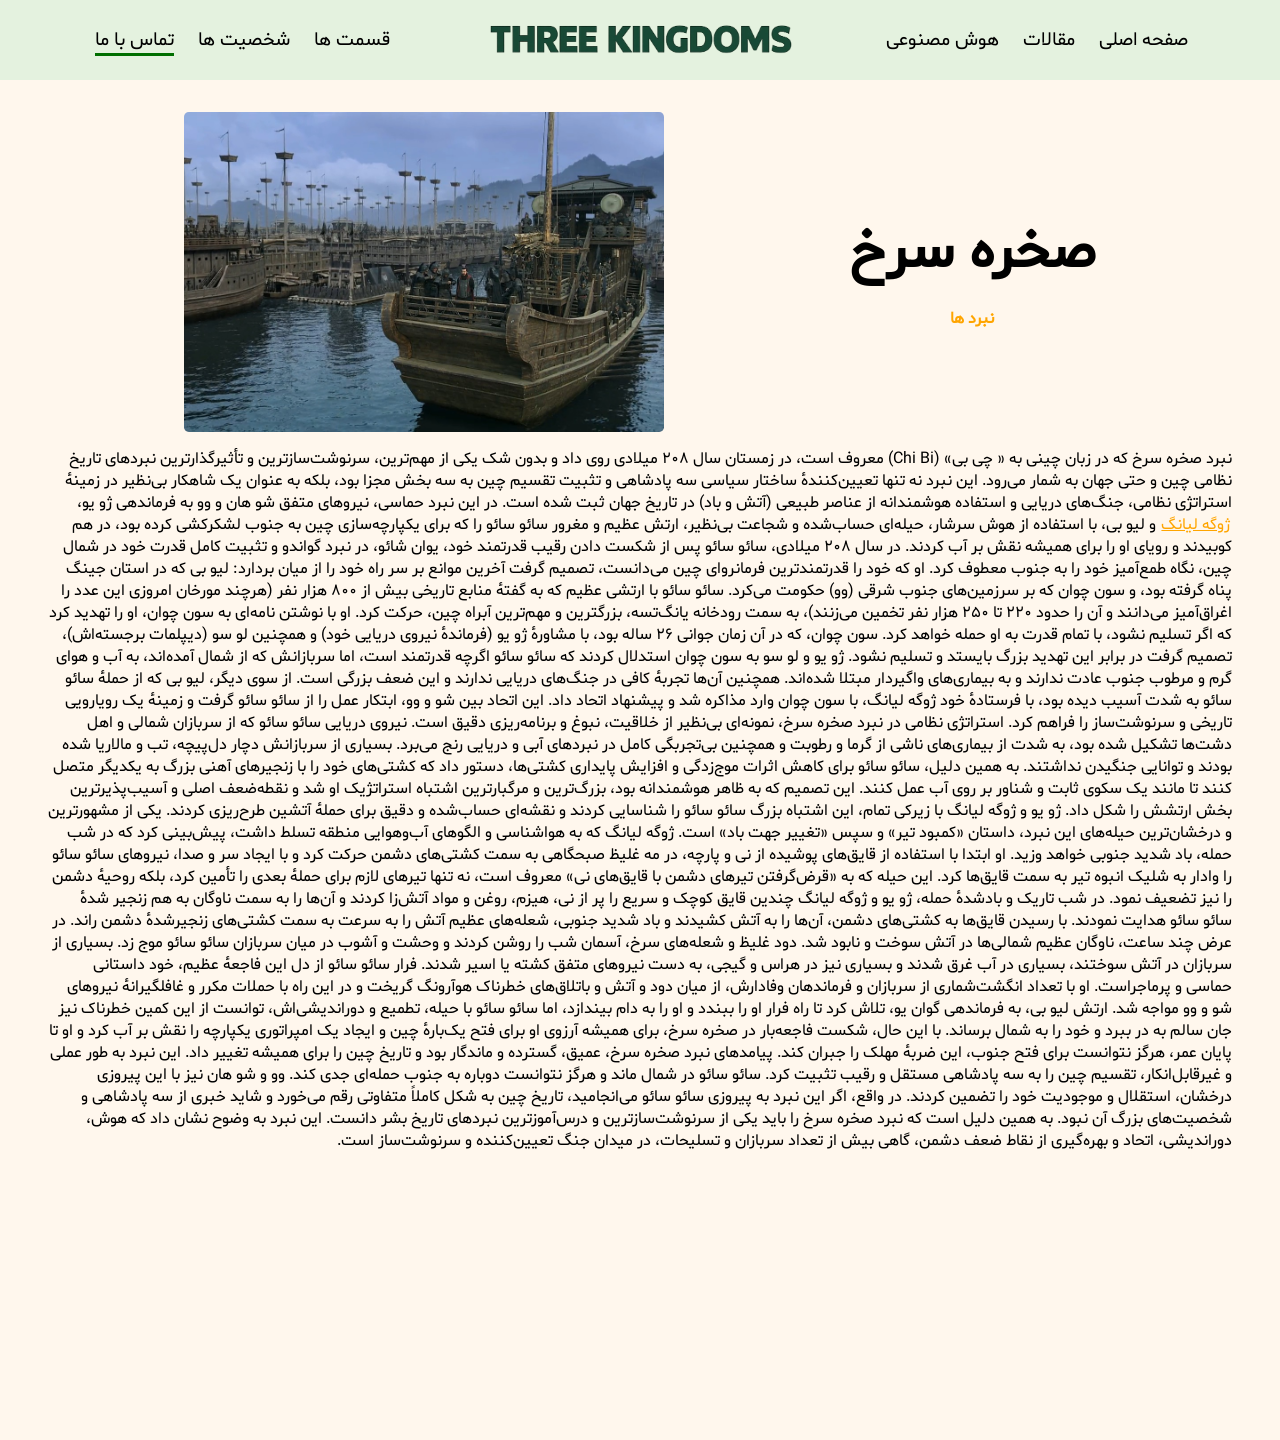
<file: article/redcliff.html>
<!doctype html>
<html lang="fa" dir="rtl">
  <head>
    <meta charset="UTF-8" />
    <link rel="icon" type="image/jpeg" href="../poster/li.png" />
    <meta name="robots" content="index, follow, max-image-preview:large" />
    <meta name="viewport" content="width=device-width, initial-scale=1.0" />
    <meta name="theme-color" content="rgb(157, 218, 157)" />
    <meta name="description" content="نبرد صخره سرخ" />
    <link rel="stylesheet" href="../style/article.css" />
    <link
      rel="canonical"
      href="https://three-kingdoms.ir/article/redcliff.html"
    />
    <script type="application/ld+json">
      {
        "@context": "https://schema.org",
        "@type": "Article",
        "headline": "نبرد صخره سرخ",
        "description": "بررسی نبرد صخره سرخ .",
        "inLanguage": "fa",
        "author": {
          "@type": "Organization",
          "name": "سه پادشاهی"
        },
        "publisher": {
          "@type": "Organization",
          "name": "سه پادشاهی"
        }
      }
    </script>

    <title>THREE KINGDOMS | نبرد صخره سرخ</title>
  </head>
  <body>
    <div class="div">
      <header class="header">
        <div class="hed-1">
          <a href="../index.html" class="hed-1-c"
            >صفحه اصلی
            <div class="a-extra"></div
          ></a>
          <a href="../temp/veblog.html" class="hed-1-c"
            >مقالات
            <div class="a-extra"></div
          ></a>
          <a href="../temp/ai.html" class="hed-1-c"
            >هوش مصنوعی
            <div class="a-extra"></div
          ></a>
        </div>
        <div class="hed-2"></div>
        <div class="hed-1">
          <a href="../temp/episode.html" class="hed-1-c"
            >قسمت ها
            <div class="a-extra"></div
          ></a>
          <a href="../temp/persons.html" class="hed-1-c"
            >شخصیت ها
            <div class="a-extra"></div
          ></a>
          <a href="../temp/callus.html" class="hed-1-c"
            >تماس با ما
            <div class="a-extra ss"></div
          ></a>
        </div>
      </header>

      <div class="hola hidt"></div>
      <div class="panel w0">
        <div class="panel-titr">منو</div>
        <div class="panel-body">
          <a href="../index.html" class="hed-1-c sd">صفحه اصلی </a>
          <a href="../temp/veblog.html" class="hed-1-c sd">مقالات </a>
          <a href="../temp/ai.html" class="hed-1-c sd">هوش مصنوعی</a>
          <a href="../temp/episode.html" class="hed-1-c sd">قسمت ها </a>
          <a href="../temp/persons.html" class="hed-1-c sd">شخصیت ها </a
          ><a href="../temp/callus.html" class="hed-1-c sd">تماس با ما</a>
        </div>
      </div>
      <div class="panel-btn">
        <div class="panel-btn-child ca"></div>
        <div class="panel-btn-child cb"></div>
        <div class="panel-btn-child cc"></div>
      </div>

      <main class="main">
        <div class="art-hed">
          <div class="art-hed-1">
            <h1 class="art-hed-1-1">صخره سرخ</h1>
            <div class="art-hed-1-2">نبرد ها</div>
          </div>
          <img class="art-hed-2" src="../pict/t8.jpg" alt="نبرد صخره سرخ" />
        </div>
        <p class="art-body">
          نبرد صخره سرخ که در زبان چینی به « چی بی» (Chi Bi) معروف است، در
          زمستان سال ۲۰۸ میلادی روی داد و بدون شک یکی از مهم‌ترین،
          سرنوشت‌سازترین و تأثیرگذارترین نبردهای تاریخ نظامی چین و حتی جهان به
          شمار می‌رود. این نبرد نه تنها تعیین‌کنندهٔ ساختار سیاسی سه پادشاهی و
          تثبیت تقسیم چین به سه بخش مجزا بود، بلکه به عنوان یک شاهکار بی‌نظیر در
          زمینهٔ استراتژی نظامی، جنگ‌های دریایی و استفاده هوشمندانه از عناصر
          طبیعی (آتش و باد) در تاریخ جهان ثبت شده است. در این نبرد حماسی،
          نیروهای متفق شو هان و وو به فرماندهی ژو یو،
          <a class="sh" href="../article/zhuge.html">ژوگه لیانگ</a> و لیو بی، با
          استفاده از هوش سرشار، حیله‌ای حساب‌شده و شجاعت بی‌نظیر، ارتش عظیم و
          مغرور سائو سائو را که برای یکپارچه‌سازی چین به جنوب لشکرکشی کرده بود،
          در هم کوبیدند و رویای او را برای همیشه نقش بر آب کردند. در سال ۲۰۸
          میلادی، سائو سائو پس از شکست دادن رقیب قدرتمند خود، یوان شائو، در نبرد
          گواندو و تثبیت کامل قدرت خود در شمال چین، نگاه طمع‌آمیز خود را به جنوب
          معطوف کرد. او که خود را قدرتمندترین فرمانروای چین می‌دانست، تصمیم گرفت
          آخرین موانع بر سر راه خود را از میان بردارد: لیو بی که در استان جینگ
          پناه گرفته بود، و سون چوان که بر سرزمین‌های جنوب شرقی (وو) حکومت
          می‌کرد. سائو سائو با ارتشی عظیم که به گفتهٔ منابع تاریخی بیش از ۸۰۰
          هزار نفر (هرچند مورخان امروزی این عدد را اغراق‌آمیز می‌دانند و آن را
          حدود ۲۲۰ تا ۲۵۰ هزار نفر تخمین می‌زنند)، به سمت رودخانه یانگ‌تسه،
          بزرگترین و مهم‌ترین آبراه چین، حرکت کرد. او با نوشتن نامه‌ای به سون
          چوان، او را تهدید کرد که اگر تسلیم نشود، با تمام قدرت به او حمله خواهد
          کرد. سون چوان، که در آن زمان جوانی ۲۶ ساله بود، با مشاورهٔ ژو یو
          (فرماندهٔ نیروی دریایی خود) و همچنین لو سو (دیپلمات برجسته‌اش)، تصمیم
          گرفت در برابر این تهدید بزرگ بایستد و تسلیم نشود. ژو یو و لو سو به سون
          چوان استدلال کردند که سائو سائو اگرچه قدرتمند است، اما سربازانش که از
          شمال آمده‌اند، به آب و هوای گرم و مرطوب جنوب عادت ندارند و به
          بیماری‌های واگیردار مبتلا شده‌اند. همچنین آن‌ها تجربهٔ کافی در جنگ‌های
          دریایی ندارند و این ضعف بزرگی است. از سوی دیگر، لیو بی که از حملهٔ
          سائو سائو به شدت آسیب دیده بود، با فرستادهٔ خود ژوگه لیانگ، با سون
          چوان وارد مذاکره شد و پیشنهاد اتحاد داد. این اتحاد بین شو و وو، ابتکار
          عمل را از سائو سائو گرفت و زمینهٔ یک رویارویی تاریخی و سرنوشت‌ساز را
          فراهم کرد. استراتژی نظامی در نبرد صخره سرخ، نمونه‌ای بی‌نظیر از
          خلاقیت، نبوغ و برنامه‌ریزی دقیق است. نیروی دریایی سائو سائو که از
          سربازان شمالی و اهل دشت‌ها تشکیل شده بود، به شدت از بیماری‌های ناشی از
          گرما و رطوبت و همچنین بی‌تجربگی کامل در نبردهای آبی و دریایی رنج
          می‌برد. بسیاری از سربازانش دچار دل‌پیچه، تب و مالاریا شده بودند و
          توانایی جنگیدن نداشتند. به همین دلیل، سائو سائو برای کاهش اثرات
          موج‌زدگی و افزایش پایداری کشتی‌ها، دستور داد که کشتی‌های خود را با
          زنجیرهای آهنی بزرگ به یکدیگر متصل کنند تا مانند یک سکوی ثابت و شناور
          بر روی آب عمل کنند. این تصمیم که به ظاهر هوشمندانه بود، بزرگ‌ترین و
          مرگبارترین اشتباه استراتژیک او شد و نقطه‌ضعف اصلی و آسیب‌پذیرترین بخش
          ارتشش را شکل داد. ژو یو و ژوگه لیانگ با زیرکی تمام، این اشتباه بزرگ
          سائو سائو را شناسایی کردند و نقشه‌ای حساب‌شده و دقیق برای حملهٔ آتشین
          طرح‌ریزی کردند. یکی از مشهورترین و درخشان‌ترین حیله‌های این نبرد،
          داستان «کمبود تیر» و سپس «تغییر جهت باد» است. ژوگه لیانگ که به
          هواشناسی و الگوهای آب‌وهوایی منطقه تسلط داشت، پیش‌بینی کرد که در شب
          حمله، باد شدید جنوبی خواهد وزید. او ابتدا با استفاده از قایق‌های
          پوشیده از نی و پارچه، در مه غلیظ صبحگاهی به سمت کشتی‌های دشمن حرکت کرد
          و با ایجاد سر و صدا، نیروهای سائو سائو را وادار به شلیک انبوه تیر به
          سمت قایق‌ها کرد. این حیله که به «قرض‌گرفتن تیرهای دشمن با قایق‌های نی»
          معروف است، نه تنها تیرهای لازم برای حملهٔ بعدی را تأمین کرد، بلکه
          روحیهٔ دشمن را نیز تضعیف نمود. در شب تاریک و باد‌شدهٔ حمله، ژو یو و
          ژوگه لیانگ چندین قایق کوچک و سریع را پر از نی، هیزم، روغن و مواد
          آتش‌زا کردند و آن‌ها را به سمت ناوگان به هم زنجیر شدهٔ سائو سائو هدایت
          نمودند. با رسیدن قایق‌ها به کشتی‌های دشمن، آن‌ها را به آتش کشیدند و
          باد شدید جنوبی، شعله‌های عظیم آتش را به سرعت به سمت کشتی‌های زنجیرشدهٔ
          دشمن راند. در عرض چند ساعت، ناوگان عظیم شمالی‌ها در آتش سوخت و نابود
          شد. دود غلیظ و شعله‌های سرخ، آسمان شب را روشن کردند و وحشت و آشوب در
          میان سربازان سائو سائو موج زد. بسیاری از سربازان در آتش سوختند، بسیاری
          در آب غرق شدند و بسیاری نیز در هراس و گیجی، به دست نیروهای متفق کشته
          یا اسیر شدند. فرار سائو سائو از دل این فاجعهٔ عظیم، خود داستانی حماسی
          و پرماجراست. او با تعداد انگشت‌شماری از سربازان و فرماندهان وفادارش،
          از میان دود و آتش و باتلاق‌های خطرناک هوآ‌رونگ گریخت و در این راه با
          حملات مکرر و غافلگیرانهٔ نیروهای شو و وو مواجه شد. ارتش لیو بی، به
          فرماندهی گوان یو، تلاش کرد تا راه فرار او را ببندد و او را به دام
          بیندازد، اما سائو سائو با حیله، تطمیع و دوراندیشی‌اش، توانست از این
          کمین خطرناک نیز جان سالم به در ببرد و خود را به شمال برساند. با این
          حال، شکست فاجعه‌بار در صخره سرخ، برای همیشه آرزوی او برای فتح یک‌بارهٔ
          چین و ایجاد یک امپراتوری یکپارچه را نقش بر آب کرد و او تا پایان عمر،
          هرگز نتوانست برای فتح جنوب، این ضربهٔ مهلک را جبران کند. پیامدهای نبرد
          صخره سرخ، عمیق، گسترده و ماندگار بود و تاریخ چین را برای همیشه تغییر
          داد. این نبرد به طور عملی و غیرقابل‌انکار، تقسیم چین را به سه پادشاهی
          مستقل و رقیب تثبیت کرد. سائو سائو در شمال ماند و هرگز نتوانست دوباره
          به جنوب حمله‌ای جدی کند. وو و شو هان نیز با این پیروزی درخشان، استقلال
          و موجودیت خود را تضمین کردند. در واقع، اگر این نبرد به پیروزی سائو
          سائو می‌انجامید، تاریخ چین به شکل کاملاً متفاوتی رقم می‌خورد و شاید
          خبری از سه پادشاهی و شخصیت‌های بزرگ آن نبود. به همین دلیل است که نبرد
          صخره سرخ را باید یکی از سرنوشت‌سازترین و درس‌آموزترین نبردهای تاریخ
          بشر دانست. این نبرد به وضوح نشان داد که هوش، دوراندیشی، اتحاد و
          بهره‌گیری از نقاط ضعف دشمن، گاهی بیش از تعداد سربازان و تسلیحات، در
          میدان جنگ تعیین‌کننده و سرنوشت‌ساز است.
        </p>
      </main>
    </div>
    <div class="space"></div>
    <footer class="footer">
      <div class="footer-hed">
        <div class="footer-hed-pic"></div>
      </div>

      <div class="footer-dad">
        <div class="footer-1">
          <div class="footer-1-hed">
            <div class="footer-1-hed-cer"></div>
            <div class="footer-1-hed-name">راه های ارتباطی</div>
          </div>
          <div class="footer-1-body">
            <div class="footer-1-body-ch">
              <div
                class="footer-1-body-ch-1"
                style="
                  background-image: url(&quot;../pngpic/phone.png&quot;);
                  background-size: cover;
                "
              ></div>
              <div class="footer-1-body-ch-2">09302745553</div>
            </div>
            <div class="footer-1-body-ch">
              <div
                class="footer-1-body-ch-1"
                style="
                  background-image: url(&quot;../pngpic/email.png&quot;);
                  background-size: cover;
                "
              ></div>
              <div class="footer-1-body-ch-2">mohsen2351fazeli@gmail.com</div>
            </div>
          </div>
        </div>
        <div class="footer-1">
          <div class="footer-1-hed">
            <div class="footer-1-hed-cer"></div>
            <div class="footer-1-hed-name">شبکه های اجتماعی</div>
          </div>
          <div class="footer-1-body">
            <div class="footer-1-body-ch">
              <div
                class="footer-1-body-ch-1"
                style="
                  background-image: url(&quot;../pngpic/tel.png&quot;);
                  background-size: cover;
                "
              ></div>
              <div dir="ltr" class="footer-1-body-ch-2">@zhuge_liang208</div>
            </div>
            <div class="footer-1-body-ch">
              <div
                class="footer-1-body-ch-1"
                style="
                  background-image: url(&quot;../pngpic/insta.png&quot;);
                  background-size: cover;
                "
              ></div>
              <div dir="ltr" class="footer-1-body-ch-2">mohsen2351fazeli</div>
            </div>
            <div class="footer-1-body-ch">
              <div
                class="footer-1-body-ch-1"
                style="
                  background-image: url(&quot;../pngpic/lin.png&quot;);
                  background-size: cover;
                "
              ></div>
              <div dir="ltr" class="footer-1-body-ch-2">mohsenfazeli</div>
            </div>
            <div class="footer-1-body-ch">
              <div
                class="footer-1-body-ch-1"
                style="
                  background-image: url(&quot;../pngpic/eitaa.png&quot;);
                  background-size: cover;
                "
              ></div>
              <div dir="ltr" class="footer-1-body-ch-2">@zhugeliang</div>
            </div>
          </div>
        </div>

        <div class="footer-2">
          <div class="footer-2-1">©کلیه حقوق مادی و معنوی سایت محفوظ است.</div>
         <div class="footer-2-2">مطالب سایت آمیخته با رمان عاشقانه سه پادشاهی است و محتوای آن از نظر تاریخی تایید نمی شود.ساخته شده توسط محسن فاضلی</div>
        </div>
      </div>
      <div class="footer-picpng">
        <div class="footer-picpng-pic"></div>
      </div>
    </footer>

    <script src="../script/article.js"></script>
  </body>
</html>
</file>
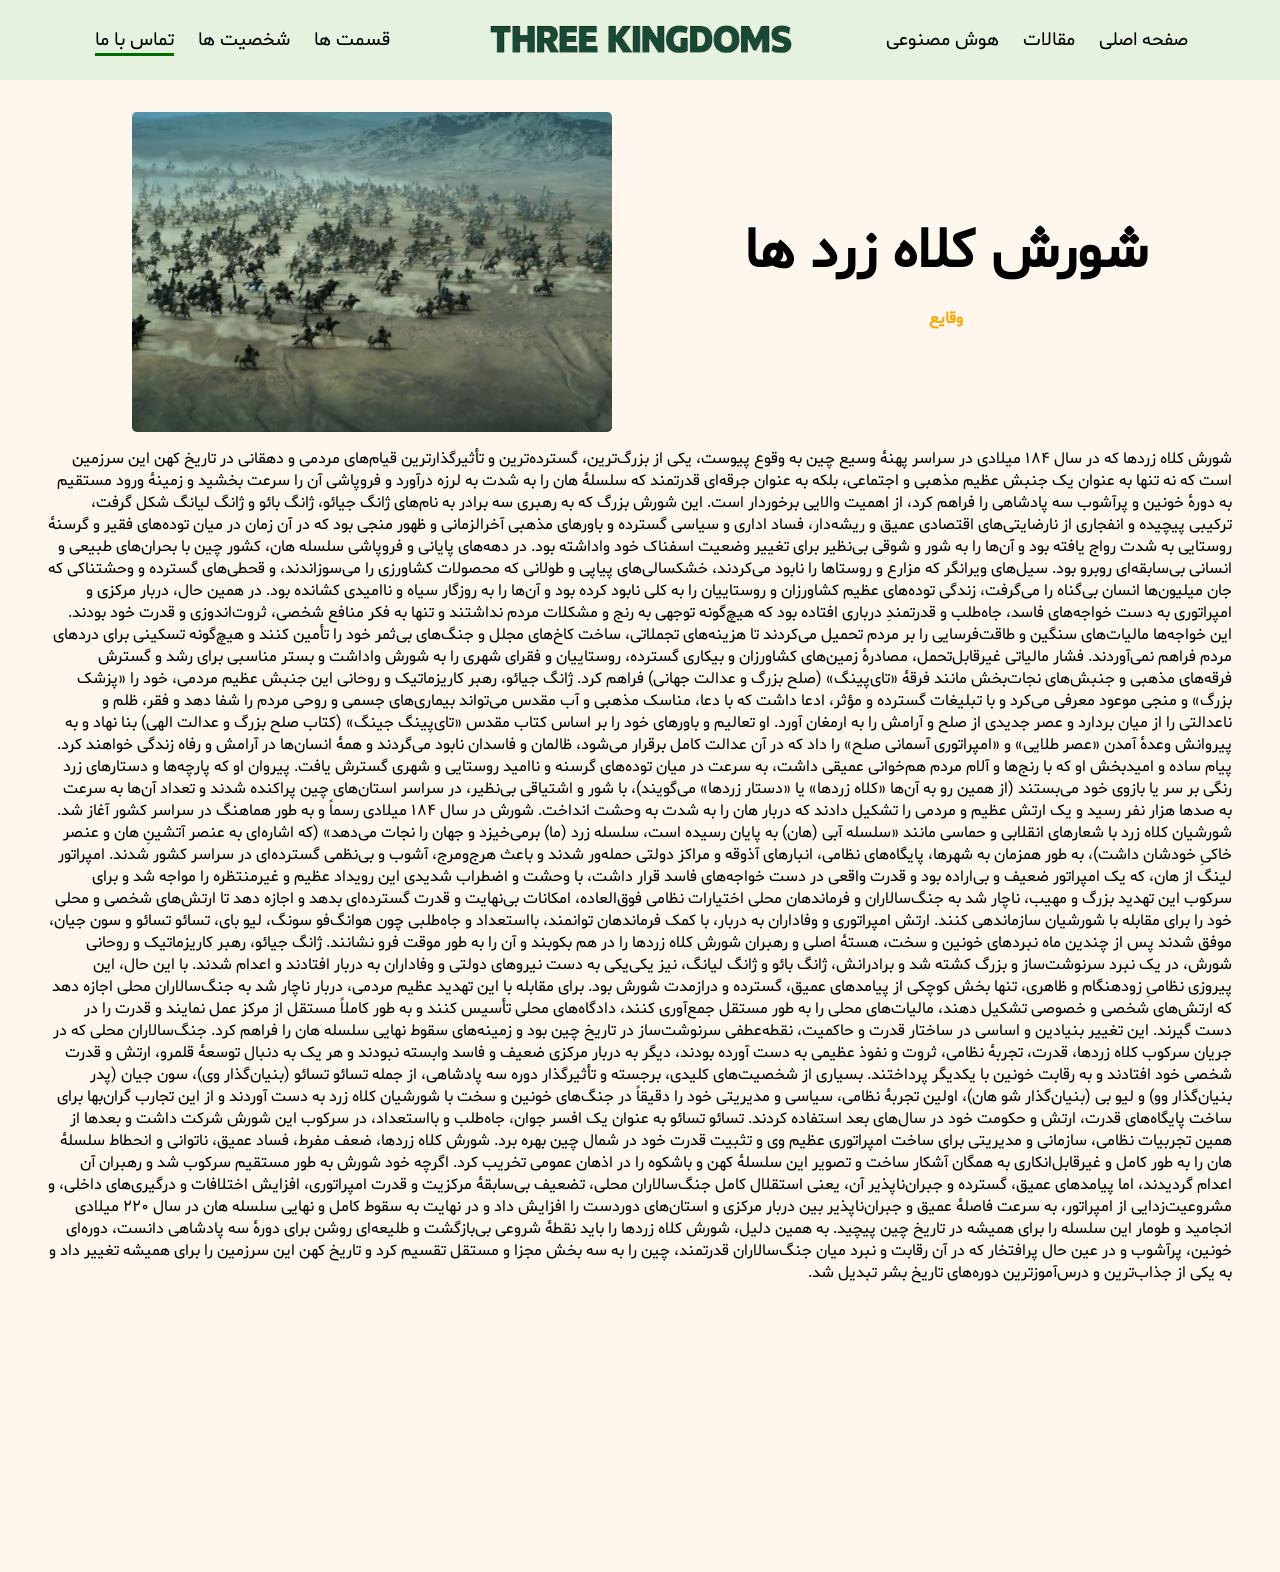
<file: article/yello.html>
<!doctype html>
<html lang="fa" dir="rtl">
  <head>
    <meta charset="UTF-8" />
    <link rel="icon" type="image/jpeg" href="../poster/li.png" />
    <meta name="robots" content="index, follow, max-image-preview:large" />
    <meta name="viewport" content="width=device-width, initial-scale=1.0" />
    <meta name="theme-color" content="rgb(157, 218, 157)" />
    <meta name="description" content="شورش کلاه زرد ها" />
    <link rel="stylesheet" href="../style/article.css" />
    <link rel="canonical" href="https://three-kingdoms.ir/article/yello.html" />
    <script type="application/ld+json">
      {
        "@context": "https://schema.org",
        "@type": "Article",
        "headline": "شورش کلاه زرد ها",
        "description": "بررسی شورش دستار زرد و نقش آن در تحولات دوره پایانی سلسله هان.",
        "inLanguage": "fa",
        "author": {
          "@type": "Organization",
          "name": "سه پادشاهی"
        },
        "publisher": {
          "@type": "Organization",
          "name": "سه پادشاهی"
        }
      }
    </script>

    <title>THREE KINGDOMS | شورش کلاه زرد ها</title>
  </head>
  <body>
    <div class="div">
      <header class="header">
        <div class="hed-1">
          <a href="../index.html" class="hed-1-c"
            >صفحه اصلی
            <div class="a-extra"></div
          ></a>
          <a href="../temp/veblog.html" class="hed-1-c"
            >مقالات
            <div class="a-extra"></div
          ></a>
          <a href="../temp/ai.html" class="hed-1-c"
            >هوش مصنوعی
            <div class="a-extra"></div
          ></a>
        </div>
        <div class="hed-2"></div>
        <div class="hed-1">
          <a href="../temp/episode.html" class="hed-1-c"
            >قسمت ها
            <div class="a-extra"></div
          ></a>
          <a href="../temp/persons.html" class="hed-1-c"
            >شخصیت ها
            <div class="a-extra"></div
          ></a>
          <a href="../temp/callus.html" class="hed-1-c"
            >تماس با ما
            <div class="a-extra ss"></div
          ></a>
        </div>
      </header>

      <div class="hola hidt"></div>
      <div class="panel w0">
        <div class="panel-titr">منو</div>
        <div class="panel-body">
          <a href="../index.html" class="hed-1-c sd">صفحه اصلی </a>
          <a href="../temp/veblog.html" class="hed-1-c sd">مقالات </a>
          <a href="../temp/ai.html" class="hed-1-c sd">هوش مصنوعی</a>
          <a href="../temp/episode.html" class="hed-1-c sd">قسمت ها </a>
          <a href="../temp/persons.html" class="hed-1-c sd">شخصیت ها </a
          ><a href="../temp/callus.html" class="hed-1-c sd">تماس با ما</a>
        </div>
      </div>
      <div class="panel-btn">
        <div class="panel-btn-child ca"></div>
        <div class="panel-btn-child cb"></div>
        <div class="panel-btn-child cc"></div>
      </div>

      <main class="main">
        <div class="art-hed">
          <div class="art-hed-1">
            <h1 class="art-hed-1-1">شورش کلاه زرد ها</h1>
            <div class="art-hed-1-2">وقایع</div>
          </div>
          <img
            class="art-hed-2"
            src="../pict/first.jpg"
            alt=" شورش کلاه زردها"
          />
        </div>
        <p class="art-body">
          شورش کلاه زردها که در سال ۱۸۴ میلادی در سراسر پهنهٔ وسیع چین به وقوع
          پیوست، یکی از بزرگ‌ترین، گسترده‌ترین و تأثیرگذارترین قیام‌های مردمی و
          دهقانی در تاریخ کهن این سرزمین است که نه تنها به عنوان یک جنبش عظیم
          مذهبی و اجتماعی، بلکه به عنوان جرقه‌ای قدرتمند که سلسلهٔ هان را به شدت
          به لرزه درآورد و فروپاشی آن را سرعت بخشید و زمینهٔ ورود مستقیم به
          دورهٔ خونین و پرآشوب سه پادشاهی را فراهم کرد، از اهمیت والایی برخوردار
          است. این شورش بزرگ که به رهبری سه برادر به نام‌های ژانگ جیائو، ژانگ
          بائو و ژانگ لیانگ شکل گرفت، ترکیبی پیچیده و انفجاری از نارضایتی‌های
          اقتصادی عمیق و ریشه‌دار، فساد اداری و سیاسی گسترده و باورهای مذهبی
          آخرالزمانی و ظهور منجی بود که در آن زمان در میان توده‌های فقیر و
          گرسنهٔ روستایی به شدت رواج یافته بود و آن‌ها را به شور و شوقی بی‌نظیر
          برای تغییر وضعیت اسفناک خود واداشته بود. در دهه‌های پایانی و فروپاشی
          سلسله هان، کشور چین با بحران‌های طبیعی و انسانی بی‌سابقه‌ای روبرو بود.
          سیل‌های ویرانگر که مزارع و روستاها را نابود می‌کردند، خشکسالی‌های
          پیاپی و طولانی که محصولات کشاورزی را می‌سوزاندند، و قحطی‌های گسترده و
          وحشتناکی که جان میلیون‌ها انسان بی‌گناه را می‌گرفت، زندگی توده‌های
          عظیم کشاورزان و روستاییان را به کلی نابود کرده بود و آن‌ها را به
          روزگار سیاه و ناامیدی کشانده بود. در همین حال، دربار مرکزی و امپراتوری
          به دست خواجه‌های فاسد، جاه‌طلب و قدرتمندِ درباری افتاده بود که
          هیچ‌گونه توجهی به رنج و مشکلات مردم نداشتند و تنها به فکر منافع شخصی،
          ثروت‌اندوزی و قدرت خود بودند. این خواجه‌ها مالیات‌های سنگین و
          طاقت‌فرسایی را بر مردم تحمیل می‌کردند تا هزینه‌های تجملاتی، ساخت
          کاخ‌های مجلل و جنگ‌های بی‌ثمر خود را تأمین کنند و هیچ‌گونه تسکینی برای
          دردهای مردم فراهم نمی‌آوردند. فشار مالیاتی غیرقابل‌تحمل، مصادرهٔ
          زمین‌های کشاورزان و بیکاری گسترده، روستاییان و فقرای شهری را به شورش
          واداشت و بستر مناسبی برای رشد و گسترش فرقه‌های مذهبی و جنبش‌های
          نجات‌بخش مانند فرقهٔ «تای‌پینگ» (صلح بزرگ و عدالت جهانی) فراهم کرد.
          ژانگ جیائو، رهبر کاریزماتیک و روحانی این جنبش عظیم مردمی، خود را «پزشک
          بزرگ» و منجی موعود معرفی می‌کرد و با تبلیغات گسترده و مؤثر، ادعا داشت
          که با دعا، مناسک مذهبی و آب مقدس می‌تواند بیماری‌های جسمی و روحی مردم
          را شفا دهد و فقر، ظلم و ناعدالتی را از میان بردارد و عصر جدیدی از صلح
          و آرامش را به ارمغان آورد. او تعالیم و باورهای خود را بر اساس کتاب
          مقدس «تای‌پینگ جینگ» (کتاب صلح بزرگ و عدالت الهی) بنا نهاد و به
          پیروانش وعدهٔ آمدن «عصر طلایی» و «امپراتوری آسمانی صلح» را داد که در
          آن عدالت کامل برقرار می‌شود، ظالمان و فاسدان نابود می‌گردند و همهٔ
          انسان‌ها در آرامش و رفاه زندگی خواهند کرد. پیام ساده و امیدبخش او که
          با رنج‌ها و آلام مردم هم‌خوانی عمیقی داشت، به سرعت در میان توده‌های
          گرسنه و ناامید روستایی و شهری گسترش یافت. پیروان او که پارچه‌ها و
          دستارهای زرد رنگی بر سر یا بازوی خود می‌بستند (از همین رو به آن‌ها
          «کلاه زردها» یا «دستار زردها» می‌گویند)، با شور و اشتیاقی بی‌نظیر، در
          سراسر استان‌های چین پراکنده شدند و تعداد آن‌ها به سرعت به صدها هزار
          نفر رسید و یک ارتش عظیم و مردمی را تشکیل دادند که دربار هان را به شدت
          به وحشت انداخت. شورش در سال ۱۸۴ میلادی رسماً و به طور هماهنگ در سراسر
          کشور آغاز شد. شورشیان کلاه زرد با شعارهای انقلابی و حماسی مانند «سلسله
          آبی (هان) به پایان رسیده است، سلسله زرد (ما) برمی‌خیزد و جهان را نجات
          می‌دهد» (که اشاره‌ای به عنصر آتشینِ هان و عنصر خاکیِ خودشان داشت)، به
          طور همزمان به شهرها، پایگاه‌های نظامی، انبارهای آذوقه و مراکز دولتی
          حمله‌ور شدند و باعث هرج‌ومرج، آشوب و بی‌نظمی گسترده‌ای در سراسر کشور
          شدند. امپراتور لینگ از هان، که یک امپراتور ضعیف و بی‌اراده بود و قدرت
          واقعی در دست خواجه‌های فاسد قرار داشت، با وحشت و اضطراب شدیدی این
          رویداد عظیم و غیرمنتظره را مواجه شد و برای سرکوب این تهدید بزرگ و
          مهیب، ناچار شد به جنگ‌سالاران و فرماندهان محلی اختیارات نظامی
          فوق‌العاده، امکانات بی‌نهایت و قدرت گسترده‌ای بدهد و اجازه دهد تا
          ارتش‌های شخصی و محلی خود را برای مقابله با شورشیان سازماندهی کنند.
          ارتش امپراتوری و وفاداران به دربار، با کمک فرماندهان توانمند،
          بااستعداد و جاه‌طلبی چون هوانگ‌فو سونگ، لیو بای، تسائو تسائو و سون
          جیان، موفق شدند پس از چندین ماه نبردهای خونین و سخت، هستهٔ اصلی و
          رهبران شورش کلاه زردها را در هم بکوبند و آن را به طور موقت فرو نشانند.
          ژانگ جیائو، رهبر کاریزماتیک و روحانی شورش، در یک نبرد سرنوشت‌ساز و
          بزرگ کشته شد و برادرانش، ژانگ بائو و ژانگ لیانگ، نیز یکی‌یکی به دست
          نیروهای دولتی و وفاداران به دربار افتادند و اعدام شدند. با این حال،
          این پیروزی نظامیِ زودهنگام و ظاهری، تنها بخش کوچکی از پیامدهای عمیق،
          گسترده و درازمدت شورش بود. برای مقابله با این تهدید عظیم مردمی، دربار
          ناچار شد به جنگ‌سالاران محلی اجازه دهد که ارتش‌های شخصی و خصوصی تشکیل
          دهند، مالیات‌های محلی را به طور مستقل جمع‌آوری کنند، دادگاه‌های محلی
          تأسیس کنند و به طور کاملاً مستقل از مرکز عمل نمایند و قدرت را در دست
          گیرند. این تغییر بنیادین و اساسی در ساختار قدرت و حاکمیت، نقطه‌عطفی
          سرنوشت‌ساز در تاریخ چین بود و زمینه‌های سقوط نهایی سلسله هان را فراهم
          کرد. جنگ‌سالاران محلی که در جریان سرکوب کلاه زردها، قدرت، تجربهٔ
          نظامی، ثروت و نفوذ عظیمی به دست آورده بودند، دیگر به دربار مرکزی ضعیف
          و فاسد وابسته نبودند و هر یک به دنبال توسعهٔ قلمرو، ارتش و قدرت شخصی
          خود افتادند و به رقابت خونین با یکدیگر پرداختند. بسیاری از شخصیت‌های
          کلیدی، برجسته و تأثیرگذار دوره سه پادشاهی، از جمله تسائو تسائو
          (بنیان‌گذار وی)، سون جیان (پدر بنیان‌گذار وو) و لیو بی (بنیان‌گذار شو
          هان)، اولین تجربهٔ نظامی، سیاسی و مدیریتی خود را دقیقاً در جنگ‌های
          خونین و سخت با شورشیان کلاه زرد به دست آوردند و از این تجارب گران‌بها
          برای ساخت پایگاه‌های قدرت، ارتش و حکومت خود در سال‌های بعد استفاده
          کردند. تسائو تسائو به عنوان یک افسر جوان، جاه‌طلب و بااستعداد، در
          سرکوب این شورش شرکت داشت و بعدها از همین تجربیات نظامی، سازمانی و
          مدیریتی برای ساخت امپراتوری عظیم وی و تثبیت قدرت خود در شمال چین بهره
          برد. شورش کلاه زردها، ضعف مفرط، فساد عمیق، ناتوانی و انحطاط سلسلهٔ هان
          را به طور کامل و غیرقابل‌انکاری به همگان آشکار ساخت و تصویر این سلسلهٔ
          کهن و باشکوه را در اذهان عمومی تخریب کرد. اگرچه خود شورش به طور مستقیم
          سرکوب شد و رهبران آن اعدام گردیدند، اما پیامدهای عمیق، گسترده و
          جبران‌ناپذیر آن، یعنی استقلال کامل جنگ‌سالاران محلی، تضعیف بی‌سابقهٔ
          مرکزیت و قدرت امپراتوری، افزایش اختلافات و درگیری‌های داخلی، و
          مشروعیت‌زدایی از امپراتور، به سرعت فاصلهٔ عمیق و جبران‌ناپذیر بین
          دربار مرکزی و استان‌های دوردست را افزایش داد و در نهایت به سقوط کامل و
          نهایی سلسله هان در سال ۲۲۰ میلادی انجامید و طومار این سلسله را برای
          همیشه در تاریخ چین پیچید. به همین دلیل، شورش کلاه زردها را باید نقطهٔ
          شروعی بی‌بازگشت و طلیعه‌ای روشن برای دورهٔ سه پادشاهی دانست، دوره‌ای
          خونین، پرآشوب و در عین حال پرافتخار که در آن رقابت و نبرد میان
          جنگ‌سالاران قدرتمند، چین را به سه بخش مجزا و مستقل تقسیم کرد و تاریخ
          کهن این سرزمین را برای همیشه تغییر داد و به یکی از جذاب‌ترین و
          درس‌آموزترین دوره‌های تاریخ بشر تبدیل شد.
        </p>
      </main>
    </div>
    <div class="space"></div>
    <div class="footer">
      <div class="footer-hed">
        <div class="footer-hed-pic"></div>
      </div>

      <div class="footer-dad">
        <div class="footer-1">
          <div class="footer-1-hed">
            <div class="footer-1-hed-cer"></div>
            <div class="footer-1-hed-name">راه های ارتباطی</div>
          </div>
          <div class="footer-1-body">
            <div class="footer-1-body-ch">
              <div
                class="footer-1-body-ch-1"
                style="
                  background-image: url(&quot;../pngpic/phone.png&quot;);
                  background-size: cover;
                "
              ></div>
              <div class="footer-1-body-ch-2">09302745553</div>
            </div>
            <div class="footer-1-body-ch">
              <div
                class="footer-1-body-ch-1"
                style="
                  background-image: url(&quot;../pngpic/email.png&quot;);
                  background-size: cover;
                "
              ></div>
              <div class="footer-1-body-ch-2">mohsen2351fazeli@gmail.com</div>
            </div>
          </div>
        </div>
        <div class="footer-1">
          <div class="footer-1-hed">
            <div class="footer-1-hed-cer"></div>
            <div class="footer-1-hed-name">شبکه های اجتماعی</div>
          </div>
          <div class="footer-1-body">
            <div class="footer-1-body-ch">
              <div
                class="footer-1-body-ch-1"
                style="
                  background-image: url(&quot;../pngpic/tel.png&quot;);
                  background-size: cover;
                "
              ></div>
              <div dir="ltr" class="footer-1-body-ch-2">@zhuge_liang208</div>
            </div>
            <div class="footer-1-body-ch">
              <div
                class="footer-1-body-ch-1"
                style="
                  background-image: url(&quot;../pngpic/insta.png&quot;);
                  background-size: cover;
                "
              ></div>
              <div dir="ltr" class="footer-1-body-ch-2">mohsen2351fazeli</div>
            </div>
            <div class="footer-1-body-ch">
              <div
                class="footer-1-body-ch-1"
                style="
                  background-image: url(&quot;../pngpic/lin.png&quot;);
                  background-size: cover;
                "
              ></div>
              <div dir="ltr" class="footer-1-body-ch-2">mohsenfazeli</div>
            </div>
            <div class="footer-1-body-ch">
              <div
                class="footer-1-body-ch-1"
                style="
                  background-image: url(&quot;../pngpic/eitaa.png&quot;);
                  background-size: cover;
                "
              ></div>
              <div dir="ltr" class="footer-1-body-ch-2">@zhugeliang</div>
            </div>
          </div>
        </div>

        <div class="footer-2">
          <div class="footer-2-1">©کلیه حقوق مادی و معنوی سایت محفوظ است.</div>
         <div class="footer-2-2">مطالب سایت آمیخته با رمان عاشقانه سه پادشاهی است و محتوای آن از نظر تاریخی تایید نمی شود.ساخته شده توسط محسن فاضلی</div>
        </div>
      </div>
      <div class="footer-picpng">
        <div class="footer-picpng-pic"></div>
      </div>
    </div>

    <script src="../script/article.js"></script>
  </body>
</html>
</file>
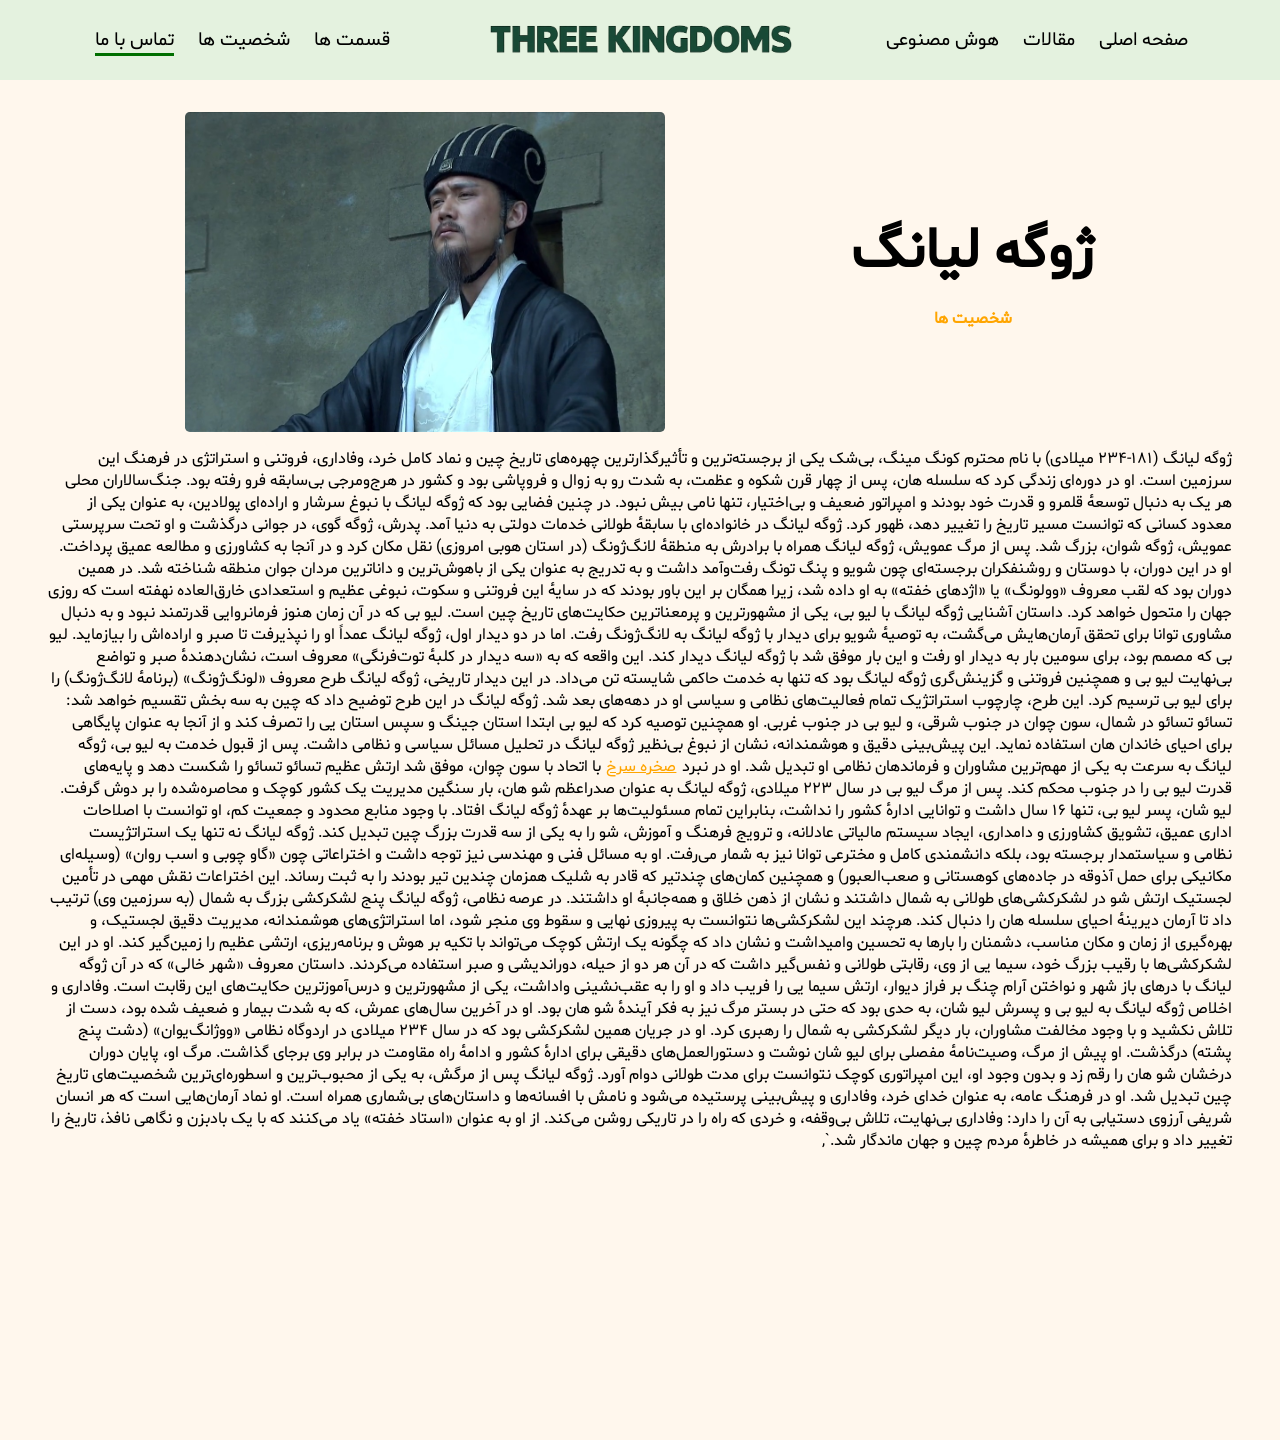
<file: article/zhuge.html>
<!doctype html>
<html lang="fa" dir="rtl">
  <head>
    <meta charset="UTF-8" />
    <link rel="icon" type="image/jpeg" href="../poster/li.png" />
    <meta name="robots" content="index, follow, max-image-preview:large" />
    <meta name="viewport" content="width=device-width, initial-scale=1.0" />
    <meta name="theme-color" content="rgb(157, 218, 157)" />
    <meta name="description" content="ژوگه لیانگ، زندگی و شخصیت" />
    <link rel="stylesheet" href="../style/article.css" />
    <link rel="canonical" href="https://three-kingdoms.ir/article/zhuge.html" />
    <script type="application/ld+json">
      {
        "@context": "https://schema.org",
        "@type": "Article",
        "headline": "ژوگه لیانگ، زندگی و شخصیت",
        "description": "زندگی، شخصیت  ژوگه لیانگ در دوره سه پادشاهی چین.",
        "inLanguage": "fa",
        "author": {
          "@type": "Organization",
          "name": "سه پادشاهی"
        },
        "publisher": {
          "@type": "Organization",
          "name": "سه پادشاهی"
        }
      }
    </script>

    <title>THREE KINGDOMS | ژوگه لیانگ، زندگی و شخصیت</title>
  </head>
  <body>
    <div class="div">
      <header class="header">
        <div class="hed-1">
          <a href="../index.html" class="hed-1-c"
            >صفحه اصلی
            <div class="a-extra"></div
          ></a>
          <a href="../temp/veblog.html" class="hed-1-c"
            >مقالات
            <div class="a-extra"></div
          ></a>
          <a href="../temp/ai.html" class="hed-1-c"
            >هوش مصنوعی
            <div class="a-extra"></div
          ></a>
        </div>
        <div class="hed-2"></div>
        <div class="hed-1">
          <a href="../temp/episode.html" class="hed-1-c"
            >قسمت ها
            <div class="a-extra"></div
          ></a>
          <a href="../temp/persons.html" class="hed-1-c"
            >شخصیت ها
            <div class="a-extra"></div
          ></a>
          <a href="../temp/callus.html" class="hed-1-c"
            >تماس با ما
            <div class="a-extra ss"></div
          ></a>
        </div>
      </header>

      <div class="hola hidt"></div>
      <div class="panel w0">
        <div class="panel-titr">منو</div>
        <div class="panel-body">
          <a href="../index.html" class="hed-1-c sd">صفحه اصلی </a>
          <a href="../temp/veblog.html" class="hed-1-c sd">مقالات </a>
          <a href="../temp/ai.html" class="hed-1-c sd">هوش مصنوعی</a>
          <a href="../temp/episode.html" class="hed-1-c sd">قسمت ها </a>
          <a href="../temp/persons.html" class="hed-1-c sd">شخصیت ها </a
          ><a href="../temp/callus.html" class="hed-1-c sd">تماس با ما</a>
        </div>
      </div>
      <div class="panel-btn">
        <div class="panel-btn-child ca"></div>
        <div class="panel-btn-child cb"></div>
        <div class="panel-btn-child cc"></div>
      </div>

      <main class="main">
        <div class="art-hed">
          <div class="art-hed-1">
            <h1 class="art-hed-1-1">ژوگه لیانگ</h1>
            <div class="art-hed-1-2">شخصیت ها</div>
          </div>
          <img class="art-hed-2" src="../pic/f.jpg" alt=" ژوگه لیانگ" />
        </div>
        <p class="art-body">
          ژوگه لیانگ (۱۸۱-۲۳۴ میلادی) با نام محترم کونگ مینگ، بی‌شک یکی از
          برجسته‌ترین و تأثیرگذارترین چهره‌های تاریخ چین و نماد کامل خرد،
          وفاداری، فروتنی و استراتژی در فرهنگ این سرزمین است. او در دوره‌ای
          زندگی کرد که سلسله هان، پس از چهار قرن شکوه و عظمت، به شدت رو به زوال
          و فروپاشی بود و کشور در هرج‌ومرجی بی‌سابقه فرو رفته بود. جنگ‌سالاران
          محلی هر یک به دنبال توسعهٔ قلمرو و قدرت خود بودند و امپراتور ضعیف و
          بی‌اختیار، تنها نامی بیش نبود. در چنین فضایی بود که ژوگه لیانگ با نبوغ
          سرشار و اراده‌ای پولادین، به عنوان یکی از معدود کسانی که توانست مسیر
          تاریخ را تغییر دهد، ظهور کرد. ژوگه لیانگ در خانواده‌ای با سابقهٔ
          طولانی خدمات دولتی به دنیا آمد. پدرش، ژوگه گوی، در جوانی درگذشت و او
          تحت سرپرستی عمویش، ژوگه شوان، بزرگ شد. پس از مرگ عمویش، ژوگه لیانگ
          همراه با برادرش به منطقهٔ لانگ‌ژونگ (در استان هوبی امروزی) نقل مکان
          کرد و در آنجا به کشاورزی و مطالعه عمیق پرداخت. او در این دوران، با
          دوستان و روشنفکران برجسته‌ای چون شویو و پنگ تونگ رفت‌وآمد داشت و به
          تدریج به عنوان یکی از باهوش‌ترین و داناترین مردان جوان منطقه شناخته
          شد. در همین دوران بود که لقب معروف «وولونگ» یا «اژدهای خفته» به او
          داده شد، زیرا همگان بر این باور بودند که در سایهٔ این فروتنی و سکوت،
          نبوغی عظیم و استعدادی خارق‌العاده نهفته است که روزی جهان را متحول
          خواهد کرد. داستان آشنایی ژوگه لیانگ با لیو بی، یکی از مشهورترین و
          پرمعناترین حکایت‌های تاریخ چین است. لیو بی که در آن زمان هنوز
          فرمانروایی قدرتمند نبود و به دنبال مشاوری توانا برای تحقق آرمان‌هایش
          می‌گشت، به توصیهٔ شویو برای دیدار با ژوگه لیانگ به لانگ‌ژونگ رفت. اما
          در دو دیدار اول، ژوگه لیانگ عمداً او را نپذیرفت تا صبر و اراده‌اش را
          بیازماید. لیو بی که مصمم بود، برای سومین بار به دیدار او رفت و این بار
          موفق شد با ژوگه لیانگ دیدار کند. این واقعه که به «سه دیدار در کلبهٔ
          توت‌فرنگی» معروف است، نشان‌دهندهٔ صبر و تواضع بی‌نهایت لیو بی و همچنین
          فروتنی و گزینش‌گری ژوگه لیانگ بود که تنها به خدمت حاکمی شایسته تن
          می‌داد. در این دیدار تاریخی، ژوگه لیانگ طرح معروف «لونگ‌ژونگ» (برنامهٔ
          لانگ‌ژونگ) را برای لیو بی ترسیم کرد. این طرح، چارچوب استراتژیک تمام
          فعالیت‌های نظامی و سیاسی او در دهه‌های بعد شد. ژوگه لیانگ در این طرح
          توضیح داد که چین به سه بخش تقسیم خواهد شد: تسائو تسائو در شمال، سون
          چوان در جنوب شرقی، و لیو بی در جنوب غربی. او همچنین توصیه کرد که لیو
          بی ابتدا استان جینگ و سپس استان یی را تصرف کند و از آنجا به عنوان
          پایگاهی برای احیای خاندان هان استفاده نماید. این پیش‌بینی دقیق و
          هوشمندانه، نشان از نبوغ بی‌نظیر ژوگه لیانگ در تحلیل مسائل سیاسی و
          نظامی داشت. پس از قبول خدمت به لیو بی، ژوگه لیانگ به سرعت به یکی از
          مهم‌ترین مشاوران و فرماندهان نظامی او تبدیل شد. او در نبرد
          <a class="sh" href="../article/redcliff.html">صخره سرخ</a>
          با اتحاد با سون چوان، موفق شد ارتش عظیم تسائو تسائو را شکست دهد و
          پایه‌های قدرت لیو بی را در جنوب محکم کند. پس از مرگ لیو بی در سال ۲۲۳
          میلادی، ژوگه لیانگ به عنوان صدراعظم شو هان، بار سنگین مدیریت یک کشور
          کوچک و محاصره‌شده را بر دوش گرفت. لیو شان، پسر لیو بی، تنها ۱۶ سال
          داشت و توانایی ادارهٔ کشور را نداشت، بنابراین تمام مسئولیت‌ها بر عهدهٔ
          ژوگه لیانگ افتاد. با وجود منابع محدود و جمعیت کم، او توانست با اصلاحات
          اداری عمیق، تشویق کشاورزی و دامداری، ایجاد سیستم مالیاتی عادلانه، و
          ترویج فرهنگ و آموزش، شو را به یکی از سه قدرت بزرگ چین تبدیل کند. ژوگه
          لیانگ نه تنها یک استراتژیست نظامی و سیاستمدار برجسته بود، بلکه
          دانشمندی کامل و مخترعی توانا نیز به شمار می‌رفت. او به مسائل فنی و
          مهندسی نیز توجه داشت و اختراعاتی چون «گاو چوبی و اسب روان» (وسیله‌ای
          مکانیکی برای حمل آذوقه در جاده‌های کوهستانی و صعب‌العبور) و همچنین
          کمان‌های چندتیر که قادر به شلیک همزمان چندین تیر بودند را به ثبت
          رساند. این اختراعات نقش مهمی در تأمین لجستیک ارتش شو در لشکرکشی‌های
          طولانی به شمال داشتند و نشان از ذهن خلاق و همه‌جانبهٔ او داشتند. در
          عرصه نظامی، ژوگه لیانگ پنج لشکرکشی بزرگ به شمال (به سرزمین وی) ترتیب
          داد تا آرمان دیرینهٔ احیای سلسله هان را دنبال کند. هرچند این
          لشکرکشی‌ها نتوانست به پیروزی نهایی و سقوط وی منجر شود، اما
          استراتژی‌های هوشمندانه، مدیریت دقیق لجستیک، و بهره‌گیری از زمان و مکان
          مناسب، دشمنان را بارها به تحسین وامیداشت و نشان داد که چگونه یک ارتش
          کوچک می‌تواند با تکیه بر هوش و برنامه‌ریزی، ارتشی عظیم را زمین‌گیر
          کند. او در این لشکرکشی‌ها با رقیب بزرگ خود، سیما یی از وی، رقابتی
          طولانی و نفس‌گیر داشت که در آن هر دو از حیله، دوراندیشی و صبر استفاده
          می‌کردند. داستان معروف «شهر خالی» که در آن ژوگه لیانگ با درهای باز شهر
          و نواختن آرام چنگ بر فراز دیوار، ارتش سیما یی را فریب داد و او را به
          عقب‌نشینی واداشت، یکی از مشهورترین و درس‌آموزترین حکایت‌های این رقابت
          است. وفاداری و اخلاص ژوگه لیانگ به لیو بی و پسرش لیو شان، به حدی بود
          که حتی در بستر مرگ نیز به فکر آیندهٔ شو هان بود. او در آخرین سال‌های
          عمرش، که به شدت بیمار و ضعیف شده بود، دست از تلاش نکشید و با وجود
          مخالفت مشاوران، بار دیگر لشکرکشی به شمال را رهبری کرد. او در جریان
          همین لشکرکشی بود که در سال ۲۳۴ میلادی در اردوگاه نظامی «ووژانگ‌یوان»
          (دشت پنج پشته) درگذشت. او پیش از مرگ، وصیت‌نامهٔ مفصلی برای لیو شان
          نوشت و دستورالعمل‌های دقیقی برای ادارهٔ کشور و ادامهٔ راه مقاومت در
          برابر وی برجای گذاشت. مرگ او، پایان دوران درخشان شو هان را رقم زد و
          بدون وجود او، این امپراتوری کوچک نتوانست برای مدت طولانی دوام آورد.
          ژوگه لیانگ پس از مرگش، به یکی از محبوب‌ترین و اسطوره‌ای‌ترین شخصیت‌های
          تاریخ چین تبدیل شد. او در فرهنگ عامه، به عنوان خدای خرد، وفاداری و
          پیش‌بینی پرستیده می‌شود و نامش با افسانه‌ها و داستان‌های بی‌شماری
          همراه است. او نماد آرمان‌هایی است که هر انسان شریفی آرزوی دستیابی به
          آن را دارد: وفاداری بی‌نهایت، تلاش بی‌وقفه، و خردی که راه را در تاریکی
          روشن می‌کند. از او به عنوان «استاد خفته» یاد می‌کنند که با یک بادبزن و
          نگاهی نافذ، تاریخ را تغییر داد و برای همیشه در خاطرهٔ مردم چین و جهان
          ماندگار شد.`,
        </p>
      </main>
    </div>
    <div class="space"></div>
    <footer class="footer">
      <div class="footer-hed">
        <div class="footer-hed-pic"></div>
      </div>

      <div class="footer-dad">
        <div class="footer-1">
          <div class="footer-1-hed">
            <div class="footer-1-hed-cer"></div>
            <div class="footer-1-hed-name">راه های ارتباطی</div>
          </div>
          <div class="footer-1-body">
            <div class="footer-1-body-ch">
              <div
                class="footer-1-body-ch-1"
                style="
                  background-image: url(&quot;../pngpic/phone.png&quot;);
                  background-size: cover;
                "
              ></div>
              <div class="footer-1-body-ch-2">09302745553</div>
            </div>
            <div class="footer-1-body-ch">
              <div
                class="footer-1-body-ch-1"
                style="
                  background-image: url(&quot;../pngpic/email.png&quot;);
                  background-size: cover;
                "
              ></div>
              <div class="footer-1-body-ch-2">mohsen2351fazeli@gmail.com</div>
            </div>
          </div>
        </div>
        <div class="footer-1">
          <div class="footer-1-hed">
            <div class="footer-1-hed-cer"></div>
            <div class="footer-1-hed-name">شبکه های اجتماعی</div>
          </div>
          <div class="footer-1-body">
            <div class="footer-1-body-ch">
              <div
                class="footer-1-body-ch-1"
                style="
                  background-image: url(&quot;../pngpic/tel.png&quot;);
                  background-size: cover;
                "
              ></div>
              <div dir="ltr" class="footer-1-body-ch-2">@zhuge_liang208</div>
            </div>
            <div class="footer-1-body-ch">
              <div
                class="footer-1-body-ch-1"
                style="
                  background-image: url(&quot;../pngpic/insta.png&quot;);
                  background-size: cover;
                "
              ></div>
              <div dir="ltr" class="footer-1-body-ch-2">mohsen2351fazeli</div>
            </div>
            <div class="footer-1-body-ch">
              <div
                class="footer-1-body-ch-1"
                style="
                  background-image: url(&quot;../pngpic/lin.png&quot;);
                  background-size: cover;
                "
              ></div>
              <div dir="ltr" class="footer-1-body-ch-2">mohsenfazeli</div>
            </div>
            <div class="footer-1-body-ch">
              <div
                class="footer-1-body-ch-1"
                style="
                  background-image: url(&quot;../pngpic/eitaa.png&quot;);
                  background-size: cover;
                "
              ></div>
              <div dir="ltr" class="footer-1-body-ch-2">@zhugeliang</div>
            </div>
          </div>
        </div>

        <div class="footer-2">
          <div class="footer-2-1">©کلیه حقوق مادی و معنوی سایت محفوظ است.</div>
          <div class="footer-2-2">مطالب سایت آمیخته با رمان عاشقانه سه پادشاهی است و محتوای آن از نظر تاریخی تایید نمی شود.ساخته شده توسط محسن فاضلی</div>
        </div>
      </div>
      <div class="footer-picpng">
        <div class="footer-picpng-pic"></div>
      </div>
    </footer>

    <script src="../script/article.js"></script>
  </body>
</html>
</file>
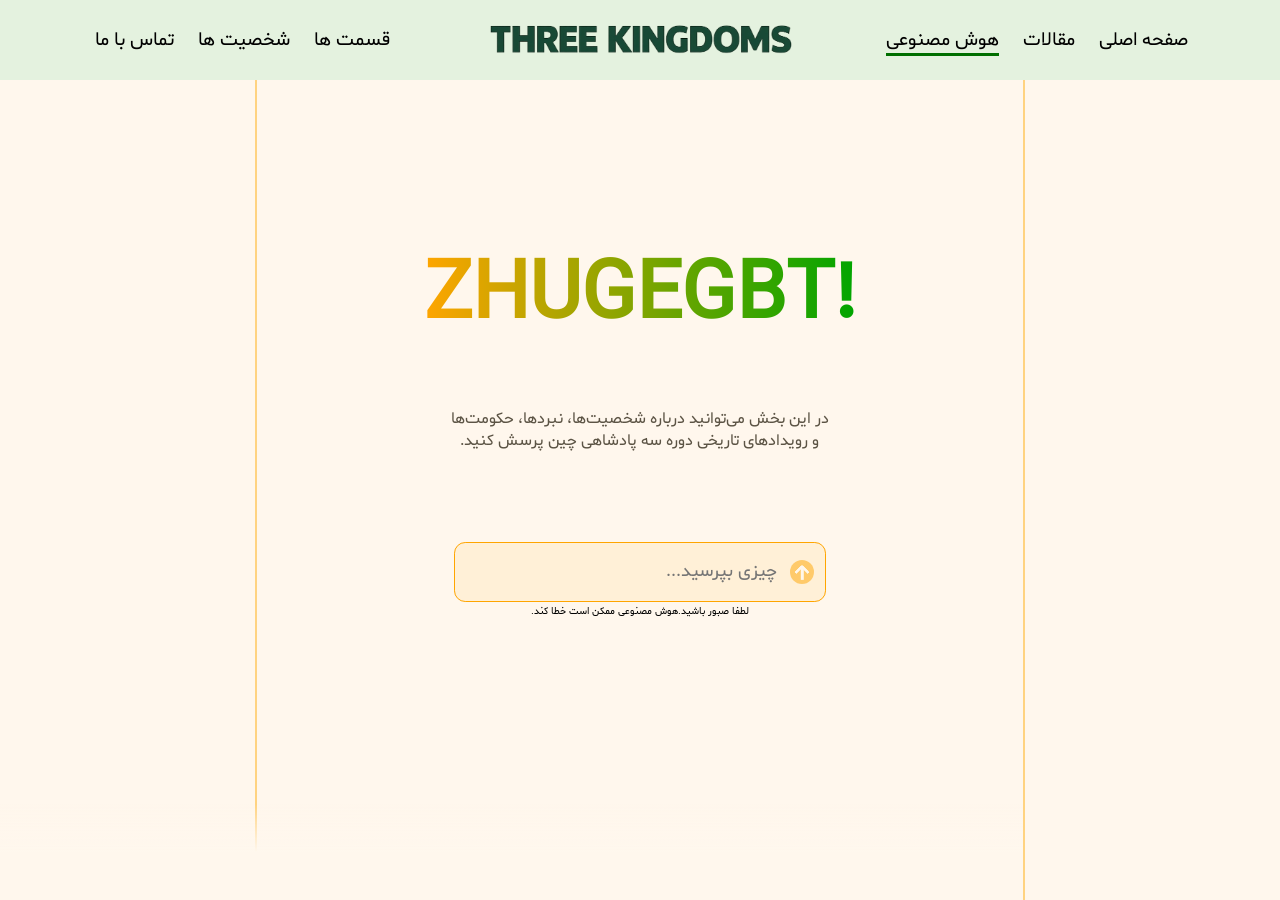
<file: temp/ai.html>
<!doctype html>
<html lang="fa" dir="rtl">
  <head>
    <meta charset="UTF-8" />
    <link rel="icon" type="image/jpeg" href="../poster/li.png" />
    <meta name="robots" content="index, follow, max-image-preview:large" />
    <meta name="viewport" content="width=device-width, initial-scale=1.0" />
    <meta name="theme-color" content="rgb(157, 218, 157)" />
    <meta name="description" content=" هوش مصنوعی سه پادشاهی" />
    <link rel="canonical" href="https://three-kingdoms.ir/temp/ai.html" />
    <link rel="stylesheet" href="../style/ai.css" />

    <title>THREE KINGDOMS | هوش مصنوعی</title>
  </head>
  <body>
    <div class="seo">
      <h1>هوش مصنوعی سه پادشاهی</h1>
    </div>
    <div class="div">
      <header class="header">
        <div class="hed-1">
          <a href="../index.html" class="hed-1-c"
            >صفحه اصلی
            <div class="a-extra"></div
          ></a>
          <a href="../temp/veblog.html" class="hed-1-c"
            >مقالات
            <div class="a-extra"></div
          ></a>
          <a href="../temp/ai.html" class="hed-1-c"
            >هوش مصنوعی
            <div class="a-extra ss"></div
          ></a>
        </div>
        <div class="hed-2"></div>
        <div class="hed-1">
          <a href="../temp/episode.html" class="hed-1-c"
            >قسمت ها
            <div class="a-extra"></div
          ></a>
          <a href="../temp/persons.html" class="hed-1-c"
            >شخصیت ها
            <div class="a-extra"></div
          ></a>
          <a href="../temp/callus.html" class="hed-1-c"
            >تماس با ما
            <div class="a-extra"></div
          ></a>
        </div>
      </header>

      <div class="hola hidt"></div>
      <div class="panel w0">
        <div class="panel-titr">منو</div>
        <div class="panel-body">
          <a href="../index.html" class="hed-1-c sd">صفحه اصلی </a>
          <a href="../temp/veblog.html" class="hed-1-c sd">مقالات </a>
          <a href="../temp/ai.html" class="hed-1-c sd">هوش مصنوعی</a>
          <a href="../temp/episode.html" class="hed-1-c sd">قسمت ها </a>
          <a href="../temp/persons.html" class="hed-1-c sd">شخصیت ها </a
          ><a href="../temp/callus.html" class="hed-1-c sd">تماس با ما</a>
        </div>
      </div>
      <div class="panel-btn">
        <div class="panel-btn-child ca"></div>
        <div class="panel-btn-child cb"></div>
        <div class="panel-btn-child cc"></div>
      </div>

      <main class="main">
        <div class="main-1"></div>
        <div class="main-2">
          <div class="input-dad">
            <input class="ques" placeholder="چیزی بپرسید..." />
            <div class="send-btn">
              <div class="one"></div>
              <div class="two"></div>
              <div class="three hidden"></div>
            </div>
            <p class="u">لطفا صبور باشید.هوش مصنوعی ممکن است خطا کند.</p>
          </div>

          <h2 class="zhuge">!ZHUGEGBT</h2>
          <h3 class="under-zhuge">
            در این بخش می‌توانید درباره شخصیت‌ها، نبردها، حکومت‌ها و رویدادهای
            تاریخی دوره سه پادشاهی چین پرسش کنید.
          </h3>
          <div class="jale"></div>
          <div class="wwe"></div>
          <div class="spy"></div>
        </div>
        <div class="main-1"></div>
      </main>
    </div>

    <script src="../script/ai.js"></script>
  </body>
</html>
</file>
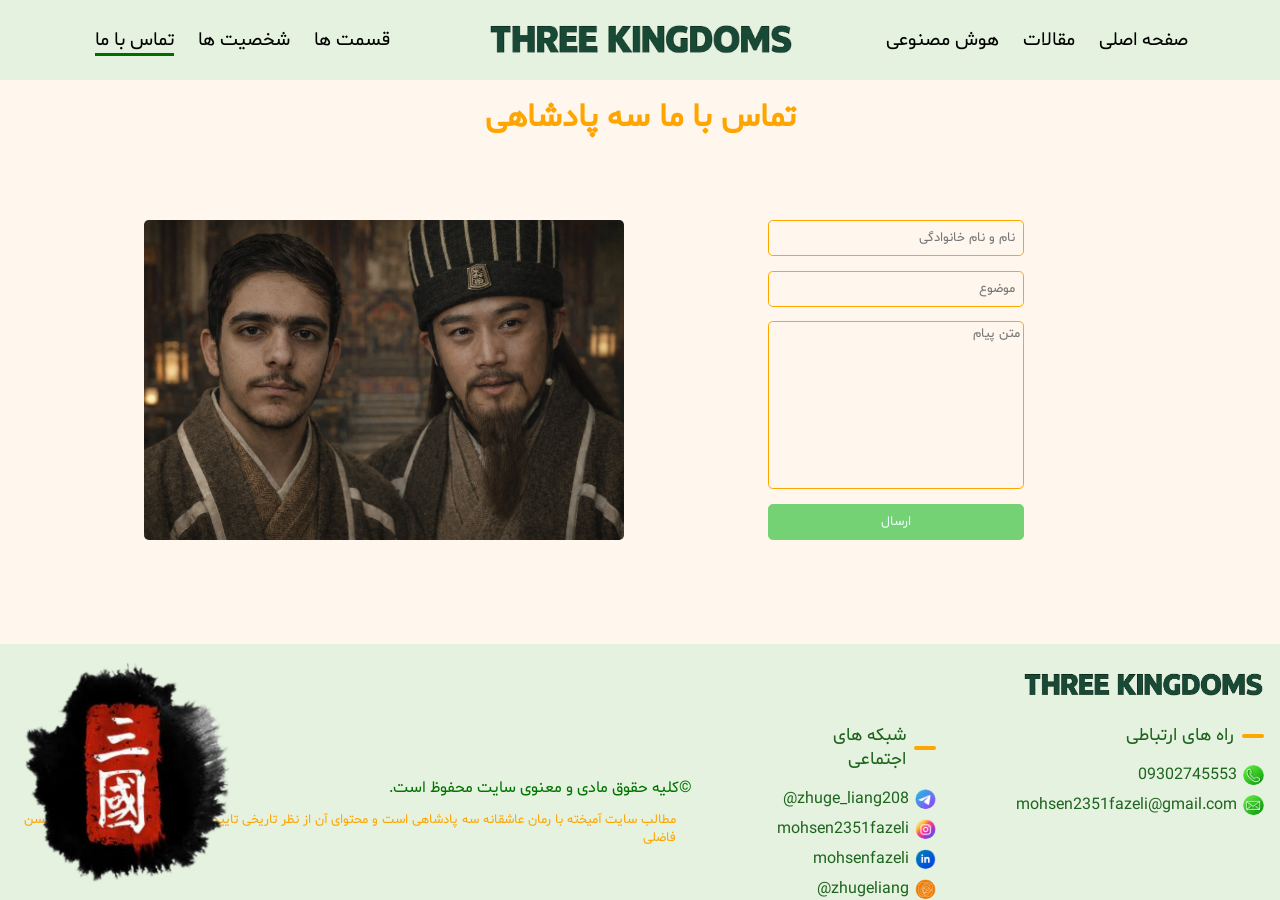
<file: temp/callus.html>
<!doctype html>
<html lang="fa" dir="rtl">
  <head>
    <meta charset="UTF-8" />
    <link rel="icon" type="image/jpeg" href="../poster/li.png" />
    <meta name="robots" content="index, follow, max-image-preview:large" />
    <meta name="viewport" content="width=device-width, initial-scale=1.0" />
    <meta name="theme-color" content="rgb(157, 218, 157)" />
    <link rel="canonical" href="https://three-kingdoms.ir/temp/callus.html" />
    <link rel="stylesheet" href="../style/callus.css" />

    <title>THREE KINGDOMS | تماس با ما</title>
  </head>
  <body>
    <div class="div">
      <header class="header">
        <div class="hed-1">
          <a href="../index.html" class="hed-1-c"
            >صفحه اصلی
            <div class="a-extra"></div
          ></a>
          <a href="../temp/veblog.html" class="hed-1-c"
            >مقالات
            <div class="a-extra"></div
          ></a>
          <a href="../temp/ai.html" class="hed-1-c"
            >هوش مصنوعی
            <div class="a-extra"></div
          ></a>
        </div>
        <div class="hed-2"></div>
        <div class="hed-1">
          <a href="../temp/episode.html" class="hed-1-c"
            >قسمت ها
            <div class="a-extra"></div
          ></a>
          <a href="../temp/persons.html" class="hed-1-c"
            >شخصیت ها
            <div class="a-extra"></div
          ></a>
          <a href="../temp/callus.html" class="hed-1-c"
            >تماس با ما
            <div class="a-extra ss"></div
          ></a>
        </div>
      </header>

      <div class="hola hidt"></div>
      <div class="panel w0">
        <div class="panel-titr">منو</div>
        <div class="panel-body">
          <a href="../index.html" class="hed-1-c sd">صفحه اصلی </a>
          <a href="../temp/veblog.html" class="hed-1-c sd">مقالات </a
          ><a href="../temp/ai.html" class="hed-1-c sd">هوش مصنوعی</a>
          <a href="../temp/episode.html" class="hed-1-c sd">قسمت ها </a>
          <a href="../temp/persons.html" class="hed-1-c sd">شخصیت ها </a
          ><a href="../temp/callus.html" class="hed-1-c sd">تماس با ما</a>
        </div>
      </div>
      <div class="panel-btn">
        <div class="panel-btn-child ca"></div>
        <div class="panel-btn-child cb"></div>
        <div class="panel-btn-child cc"></div>
      </div>

      <div class="h-head">
        <h1>تماس با ما سه پادشاهی</h1>
      </div>

      <main class="main">
        <div class="main-1">
          <form
            action="https://formsubmit.co/mohsen2351fazeli@gmail.com"
            method="post"
          >
            <input
              name="name"
              class="a"
              type="text"
              placeholder="نام و نام خانوادگی"
              required
            />
            <input
              name="subject"
              class="b"
              type="text"
              placeholder="موضوع"
              required
            />
            <textarea placeholder="متن پیام" required></textarea>
            <input name="message" class="c" type="submit" value="ارسال" />
          </form>
        </div>
        <div class="main-2">
          <div class="main-2-pic"></div>
        </div>
      </main>
    </div>

    <div class="space"></div>
    <!-- footer -->
    <footer class="footer">
      <div class="footer-hed">
        <div class="footer-hed-pic"></div>
      </div>

      <div class="footer-dad">
        <div class="footer-1">
          <div class="footer-1-hed">
            <div class="footer-1-hed-cer"></div>
            <div class="footer-1-hed-name">راه های ارتباطی</div>
          </div>
          <div class="footer-1-body">
            <div class="footer-1-body-ch">
              <div
                class="footer-1-body-ch-1"
                style="
                  background-image: url(&quot;../pngpic/phone.png&quot;);
                  background-size: cover;
                "
              ></div>
              <div class="footer-1-body-ch-2">09302745553</div>
            </div>
            <div class="footer-1-body-ch">
              <div
                class="footer-1-body-ch-1"
                style="
                  background-image: url(&quot;../pngpic/email.png&quot;);
                  background-size: cover;
                "
              ></div>
              <div class="footer-1-body-ch-2">mohsen2351fazeli@gmail.com</div>
            </div>
          </div>
        </div>
        <div class="footer-1">
          <div class="footer-1-hed">
            <div class="footer-1-hed-cer"></div>
            <div class="footer-1-hed-name">شبکه های اجتماعی</div>
          </div>
          <div class="footer-1-body">
            <div class="footer-1-body-ch">
              <div
                class="footer-1-body-ch-1"
                style="
                  background-image: url(&quot;../pngpic/tel.png&quot;);
                  background-size: cover;
                "
              ></div>
              <div dir="ltr" class="footer-1-body-ch-2">@zhuge_liang208</div>
            </div>
            <div class="footer-1-body-ch">
              <div
                class="footer-1-body-ch-1"
                style="
                  background-image: url(&quot;../pngpic/insta.png&quot;);
                  background-size: cover;
                "
              ></div>
              <div dir="ltr" class="footer-1-body-ch-2">mohsen2351fazeli</div>
            </div>
            <div class="footer-1-body-ch">
              <div
                class="footer-1-body-ch-1"
                style="
                  background-image: url(&quot;../pngpic/lin.png&quot;);
                  background-size: cover;
                "
              ></div>
              <div dir="ltr" class="footer-1-body-ch-2">mohsenfazeli</div>
            </div>
            <div class="footer-1-body-ch">
              <div
                class="footer-1-body-ch-1"
                style="
                  background-image: url(&quot;../pngpic/eitaa.png&quot;);
                  background-size: cover;
                "
              ></div>
              <div dir="ltr" class="footer-1-body-ch-2">@zhugeliang</div>
            </div>
          </div>
        </div>

        <div class="footer-2">
          <div class="footer-2-1">©کلیه حقوق مادی و معنوی سایت محفوظ است.</div>
          <div class="footer-2-2">مطالب سایت آمیخته با رمان عاشقانه سه پادشاهی است و محتوای آن از نظر تاریخی تایید نمی شود.ساخته شده توسط محسن فاضلی</div>
        </div>
      </div>
      <div class="footer-picpng">
        <div class="footer-picpng-pic"></div>
      </div>
    </footer>
    <script src="../script/callus.js"></script>
  </body>
</html>
</file>
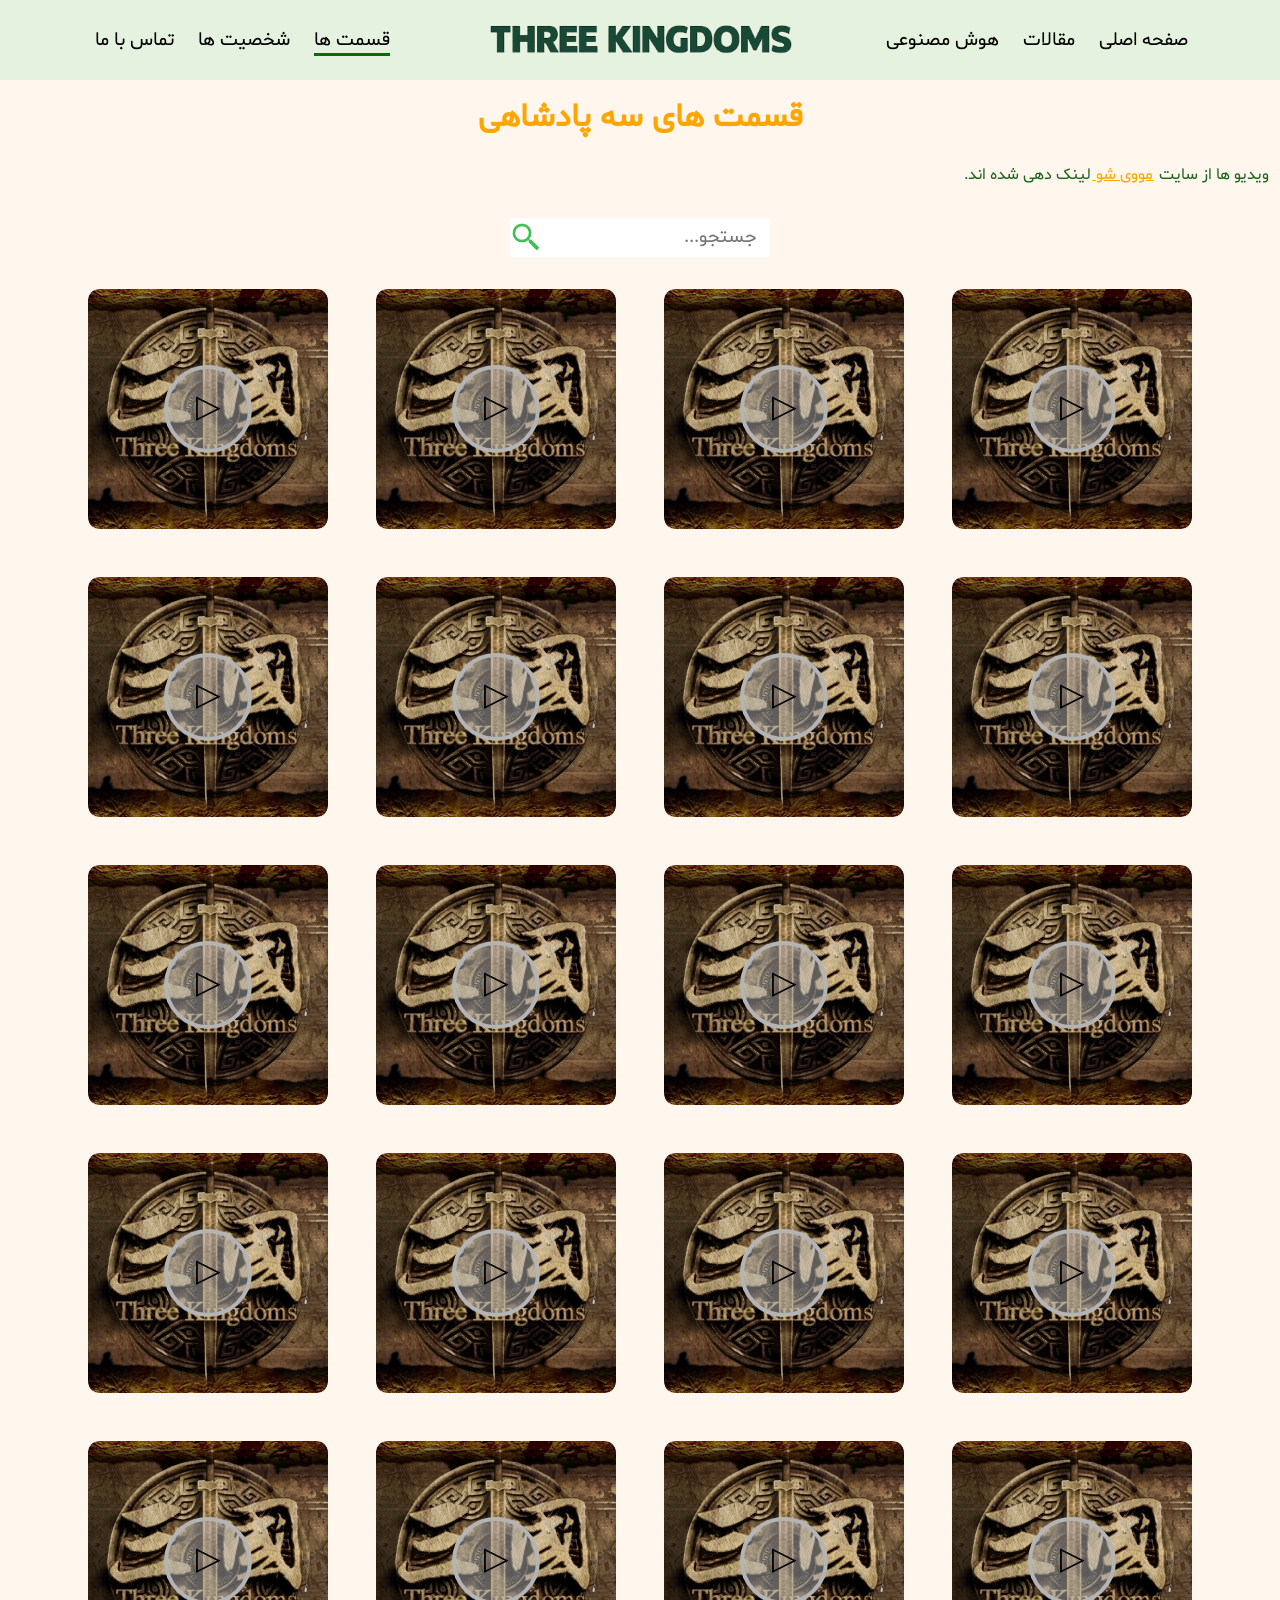
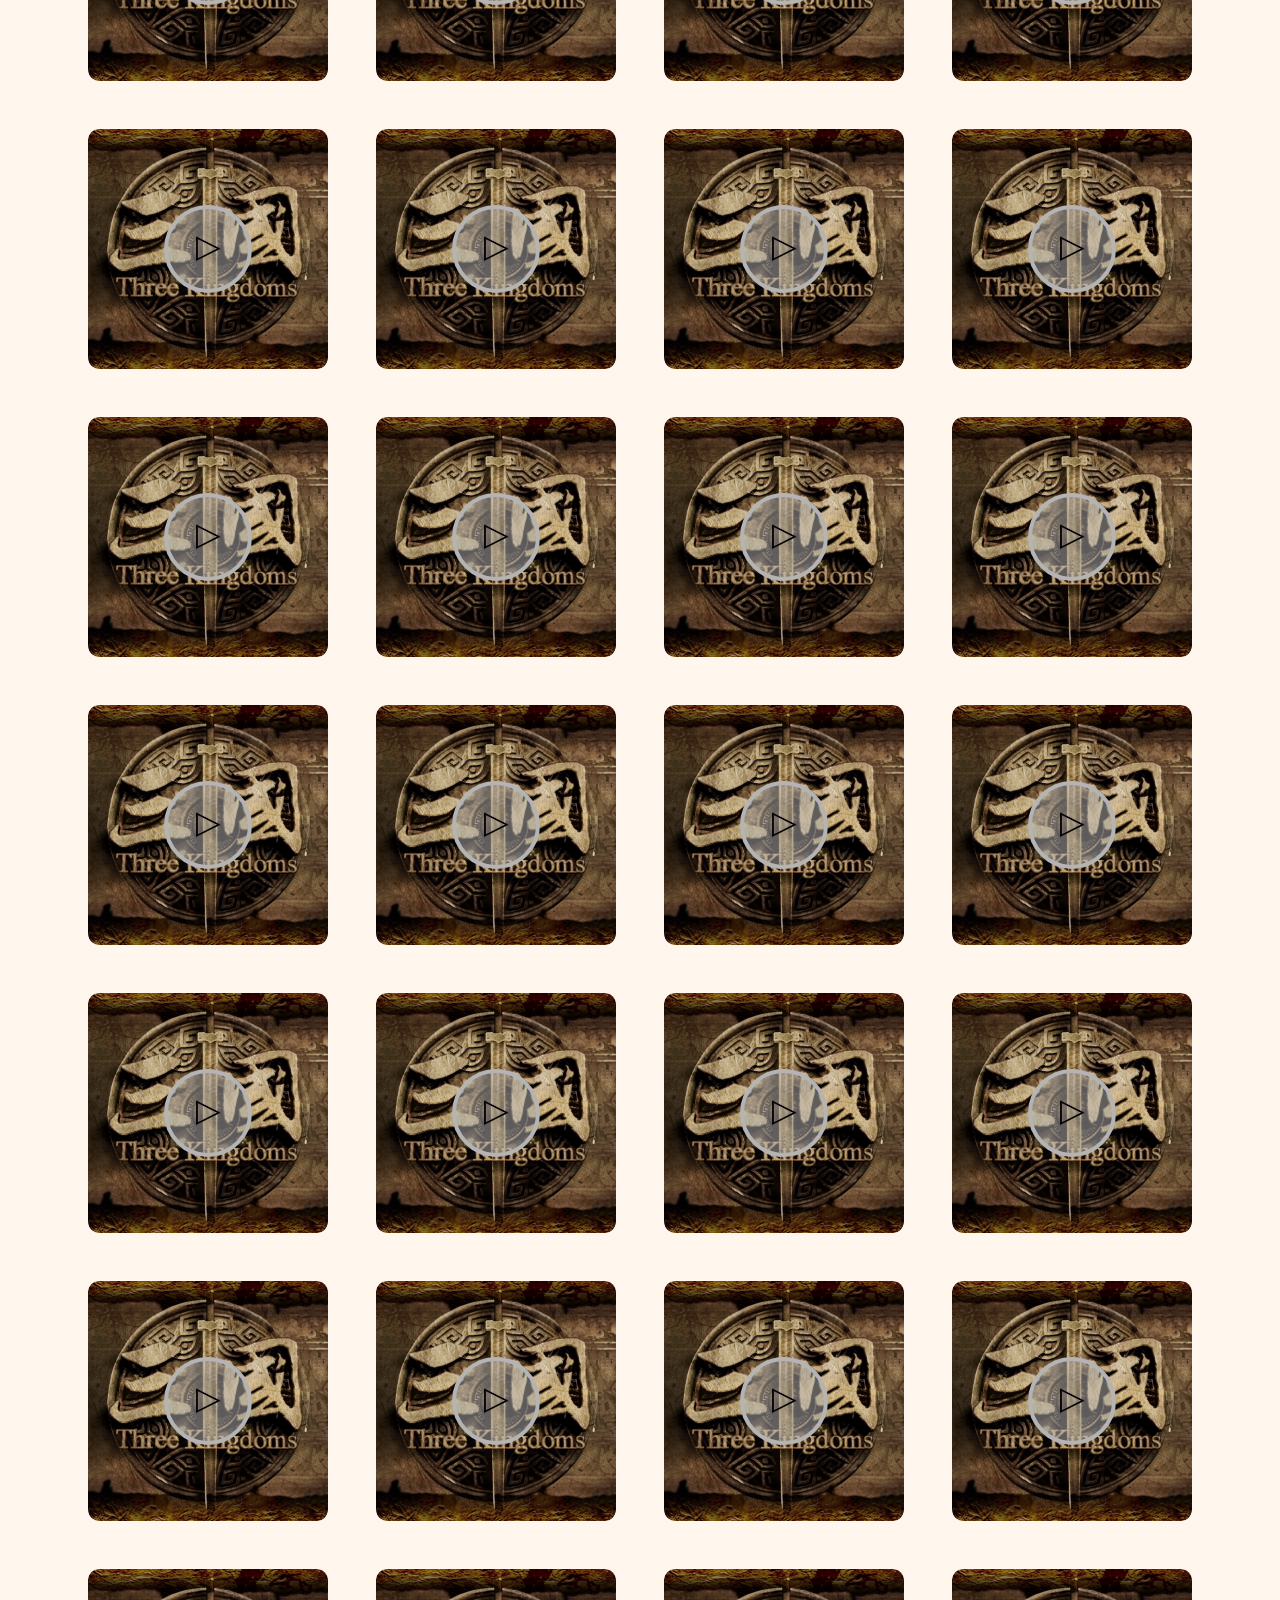
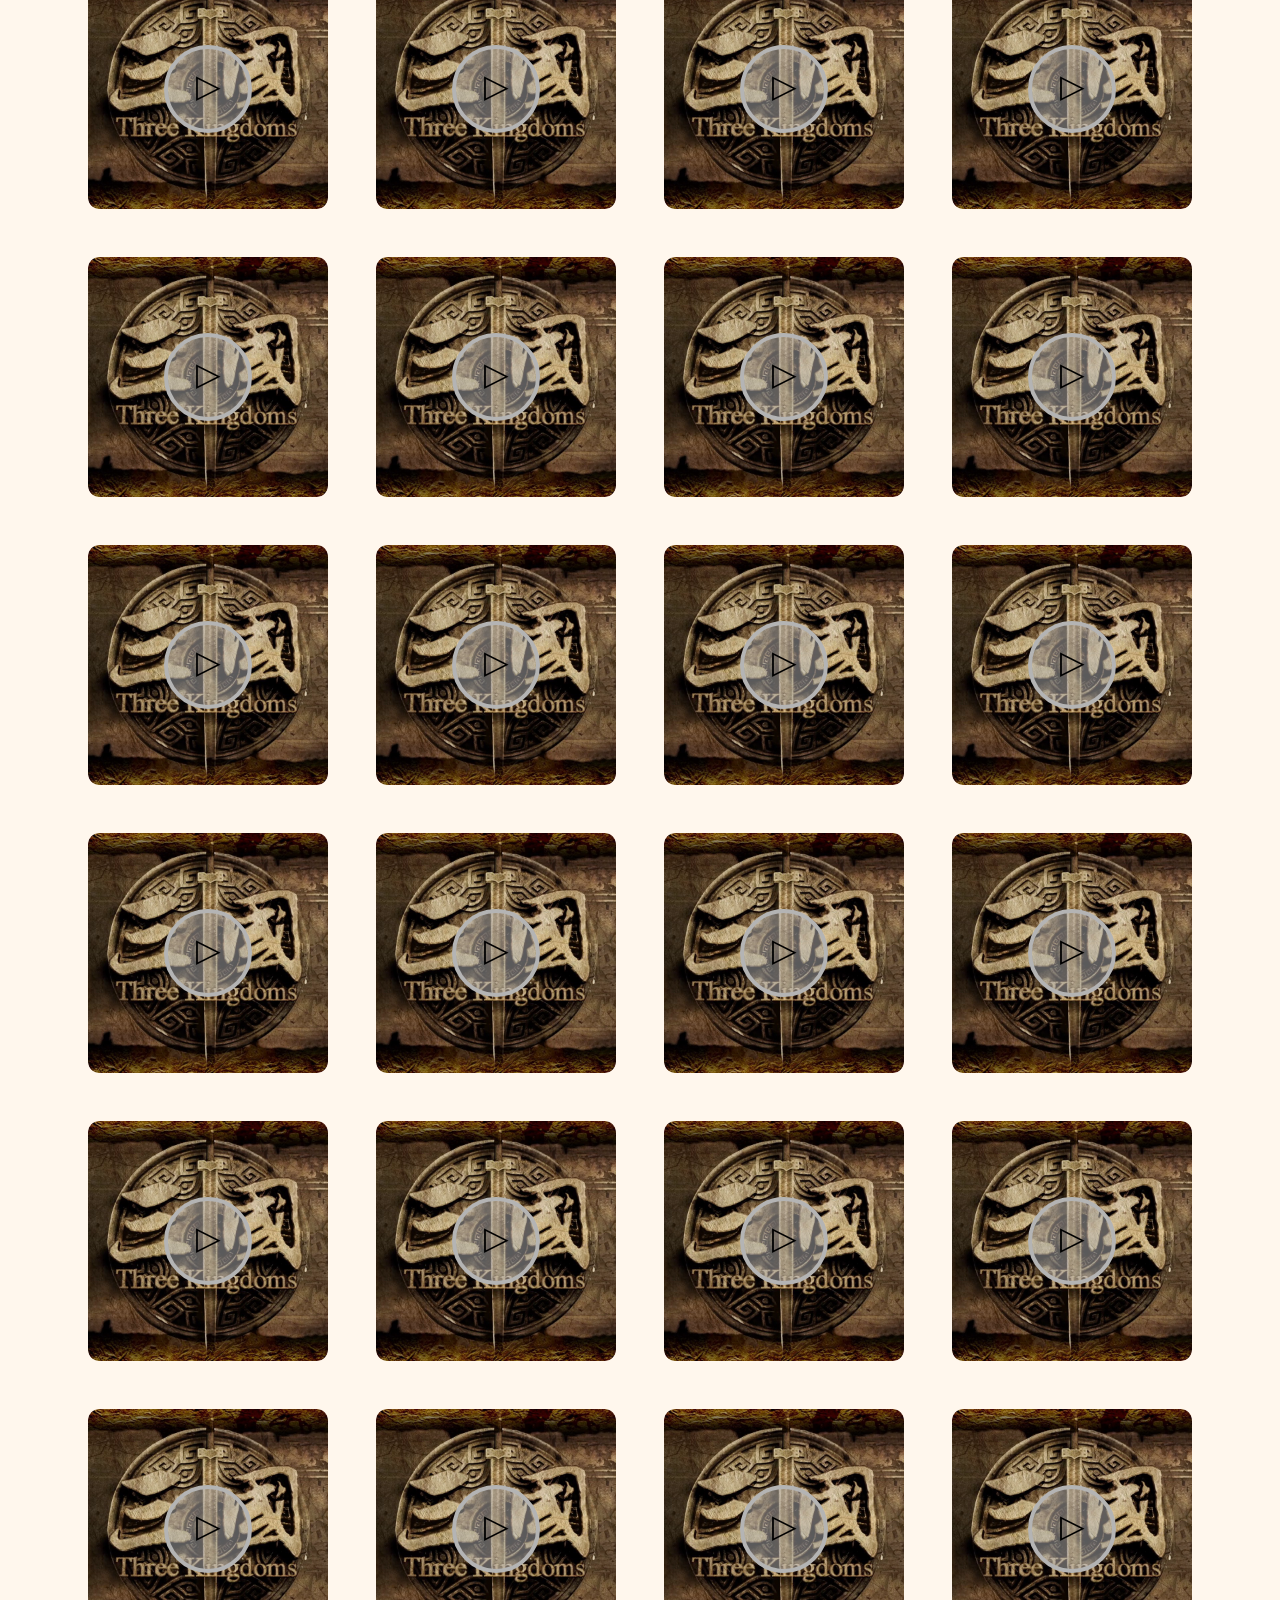
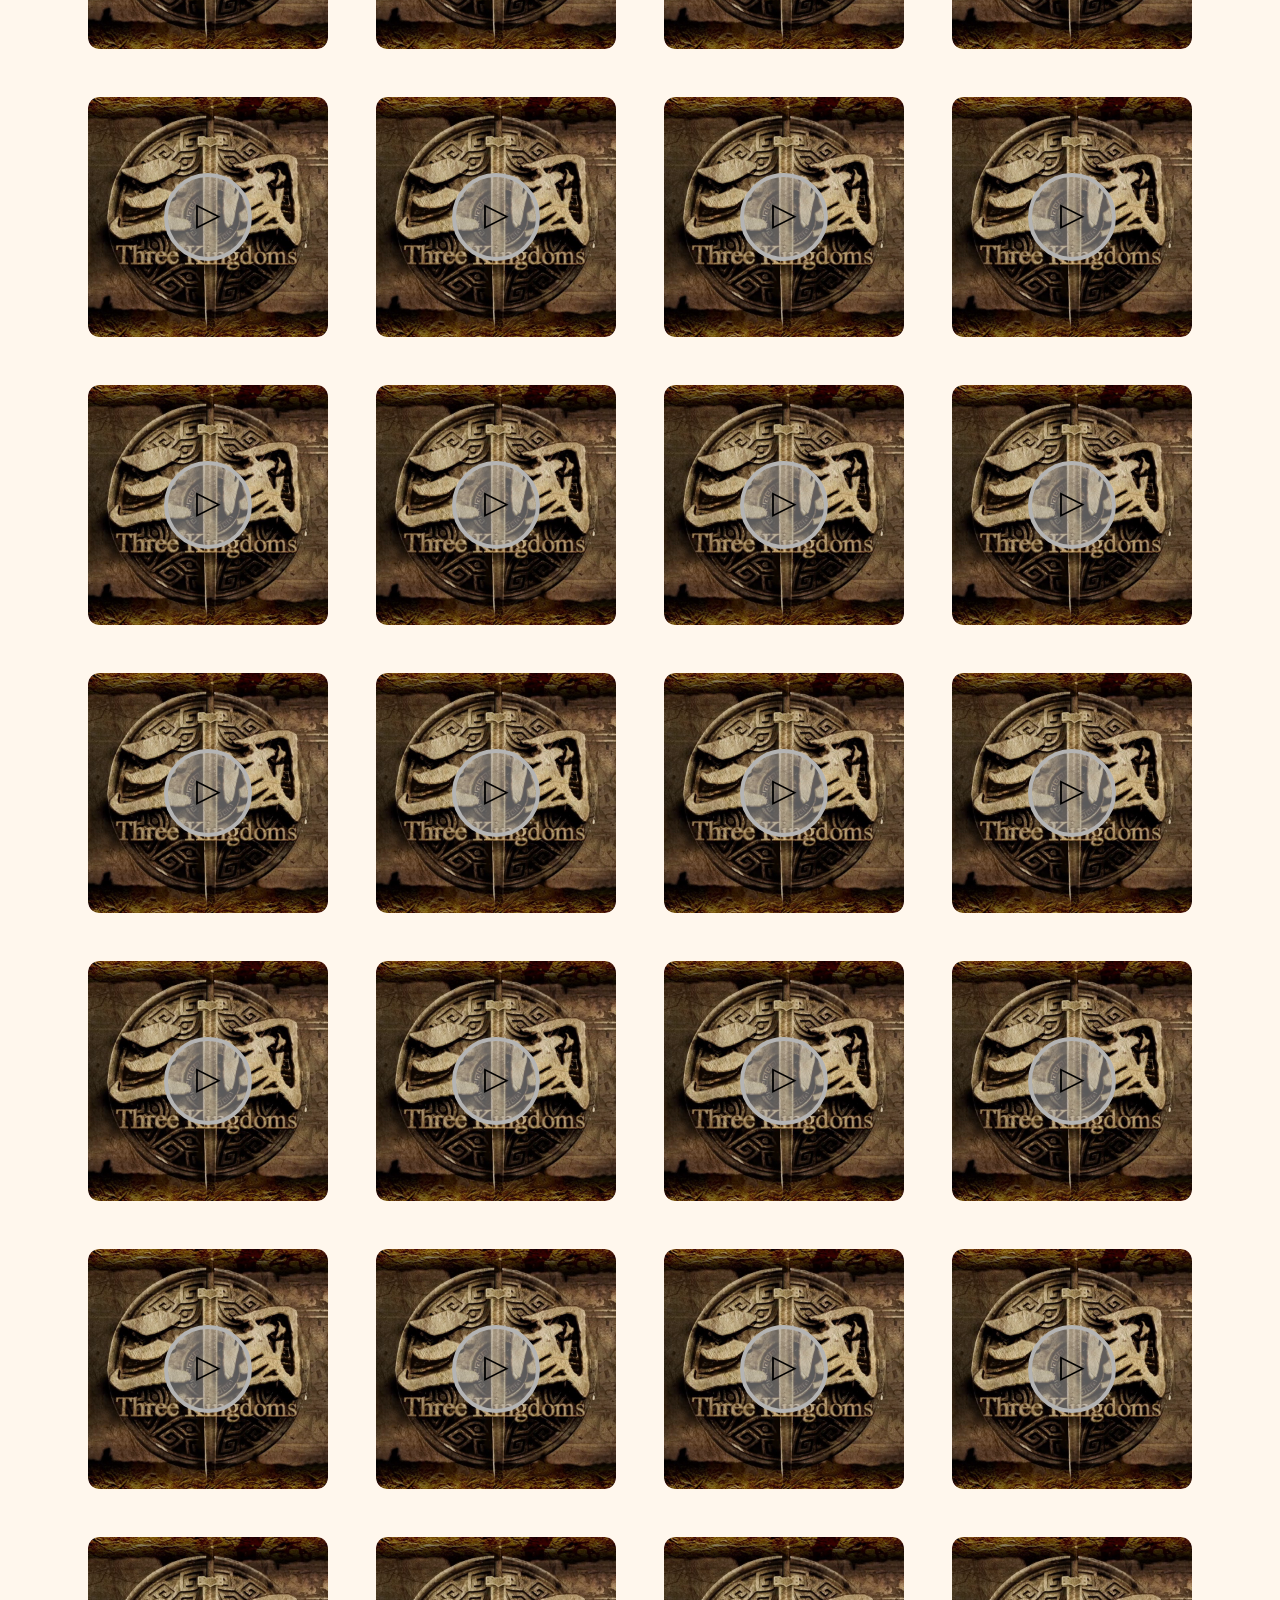
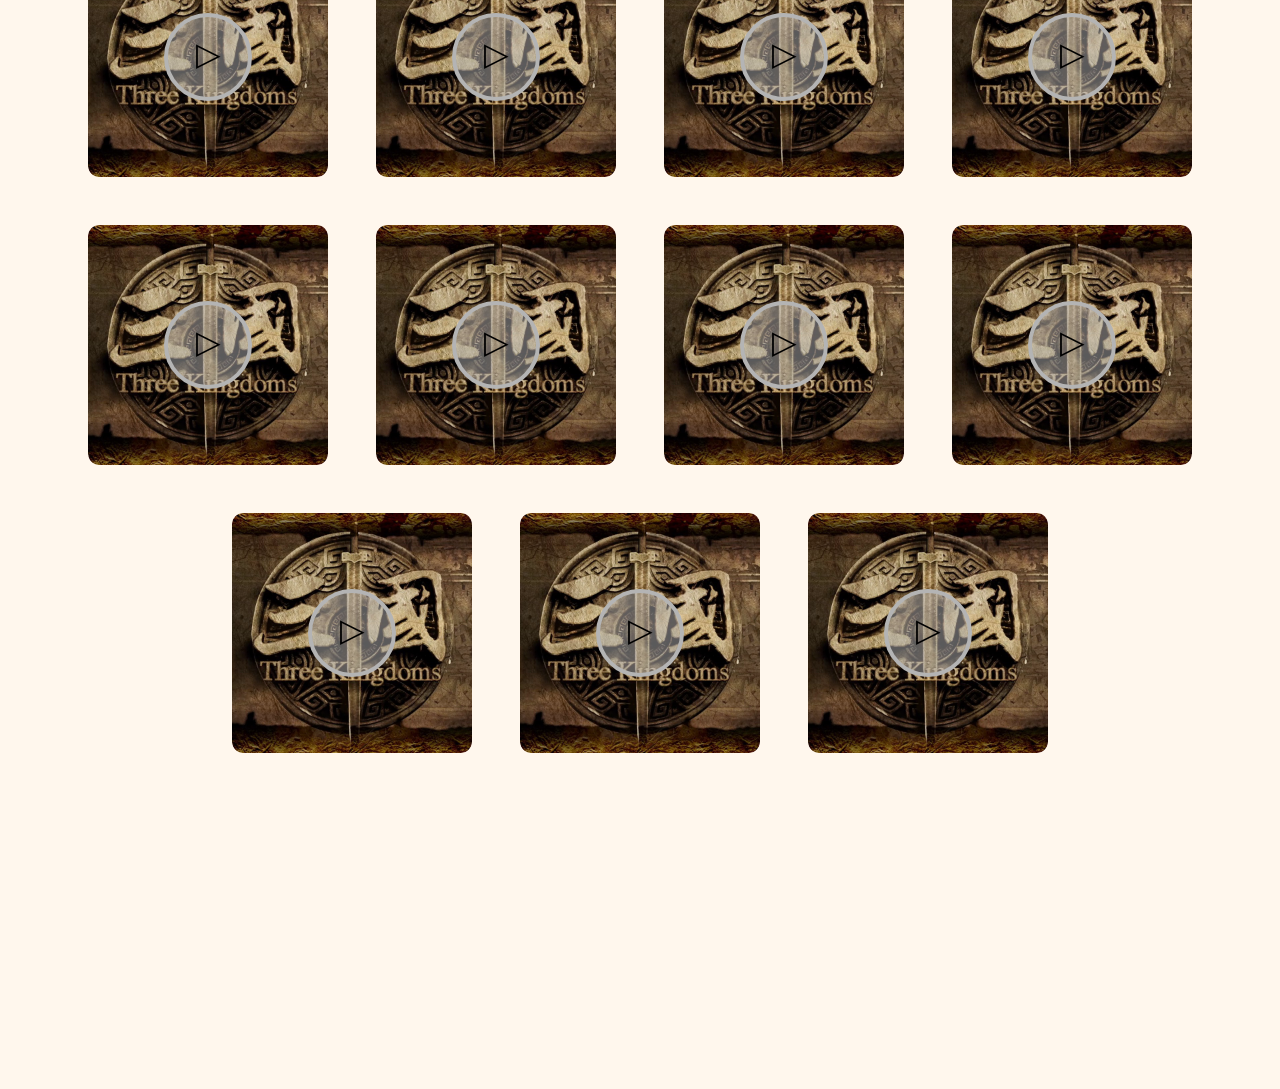
<file: temp/episode.html>
<!doctype html>
<html lang="fa" dir="rtl">
  <head>
    <meta charset="UTF-8" />
    <link rel="icon" type="image/jpeg" href="../poster/li.png" />
    <meta name="robots" content="index, follow, max-image-preview:large" />
    <meta name="viewport" content="width=device-width, initial-scale=1.0" />
    <meta name="theme-color" content="rgb(157, 218, 157)" />
    <meta name="description" content="قسمت های سه پادشاهی" />
    <link rel="canonical" href="https://three-kingdoms.ir/temp/episode.html" />
    <link rel="stylesheet" href="../style/episode.css" />

    <title>THREE KINGDOMS | قسمت های سه پادشاهی</title>
  </head>
  <body>
    <div class="div">
      <header class="header">
        <div class="hed-1">
          <a href="../index.html" class="hed-1-c"
            >صفحه اصلی
            <div class="a-extra"></div
          ></a>
          <a href="../temp/veblog.html" class="hed-1-c"
            >مقالات
            <div class="a-extra"></div
          ></a>
          <a href="../temp/ai.html" class="hed-1-c"
            >هوش مصنوعی
            <div class="a-extra"></div
          ></a>
        </div>
        <div class="hed-2"></div>
        <div class="hed-1">
          <a href="../temp/episode.html" class="hed-1-c"
            >قسمت ها
            <div class="a-extra ss"></div
          ></a>
          <a href="../temp/persons.html" class="hed-1-c"
            >شخصیت ها
            <div class="a-extra"></div
          ></a>
          <a href="../temp/callus.html" class="hed-1-c"
            >تماس با ما
            <div class="a-extra"></div
          ></a>
        </div>
      </header>

      <div class="hola hidt"></div>
      <div class="panel w0">
        <div class="panel-titr">منو</div>
        <div class="panel-body">
          <a href="../index.html" class="hed-1-c sd">صفحه اصلی </a>
          <a href="../temp/veblog.html" class="hed-1-c sd">مقالات </a>
          <a href="../temp/ai.html" class="hed-1-c sd">هوش مصنوعی</a>
          <a href="../temp/episode.html" class="hed-1-c sd">قسمت ها </a>
          <a href="../temp/persons.html" class="hed-1-c sd">شخصیت ها </a
          ><a href="../temp/callus.html" class="hed-1-c sd">تماس با ما</a>
        </div>
      </div>
      <div class="panel-btn">
        <div class="panel-btn-child ca"></div>
        <div class="panel-btn-child cb"></div>
        <div class="panel-btn-child cc"></div>
      </div>

      <div class="h-head">
        <h1>قسمت های سه پادشاهی</h1>
      </div>

      <div class="alarm">
        ویدیو ها از سایت
        <a class="sh" href="https://www.moviesho.com">مووی شو </a>لینک دهی شده
        اند.
      </div>

      <div class="search">
        <input class="input" type="text" placeholder="جستجو..." />
        <div class="search-icon"></div>
      </div>

      <main class="main">
        <div class="one-1">
          <h2 class="waffen">قسمت یک</h2>
          <a
            class="ww"
            href="https://www.moviesho.com/playonline/6101?player=aHR0cHM6Ly9zci5tb3ZpZXNoby5jb20vU2VyaWVzL1RocmVlLktpbmdkb21zL1RocmVlLktpbmdkb21zLkUwMS43MjBwLm1rdg=="
          ></a>
          <div class="one-1-pic"></div>
          <div class="one-1-hale"></div>
          <div class="one-1-cer">
            <div class="one-1-cer-c">
              <div class="mo">▷</div>
            </div>
          </div>
        </div>
        <div class="one-1">
          <h2 class="waffen">قسمت دوم</h2>
          <a
            class="ww"
            href="https://www.moviesho.com/playonline/6101?player=aHR0cHM6Ly9zci5tb3ZpZXNoby5jb20vU2VyaWVzL1RocmVlLktpbmdkb21zL1RocmVlLktpbmdkb21zLkUwMi43MjBwLm1rdg=="
          ></a>
          <div class="one-1-pic"></div>
          <div class="one-1-hale"></div>
          <div class="one-1-cer">
            <div class="one-1-cer-c">
              <div class="mo">▷</div>
            </div>
          </div>
        </div>
        <div class="one-1">
          <h2 class="waffen">قسمت سوم</h2>
          <a
            class="ww"
            href="https://www.moviesho.com/playonline/6101?player=aHR0cHM6Ly9zci5tb3ZpZXNoby5jb20vU2VyaWVzL1RocmVlLktpbmdkb21zL1RocmVlLktpbmdkb21zLkUwMy43MjBwLm1rdg=="
          ></a>
          <div class="one-1-pic"></div>
          <div class="one-1-hale"></div>
          <div class="one-1-cer">
            <div class="one-1-cer-c">
              <div class="mo">▷</div>
            </div>
          </div>
        </div>
        <div class="one-1">
          <h2 class="waffen">قسمت چهارم</h2>
          <a
            class="ww"
            href="https://www.moviesho.com/playonline/6101?player=aHR0cHM6Ly9zci5tb3ZpZXNoby5jb20vU2VyaWVzL1RocmVlLktpbmdkb21zL1RocmVlLktpbmdkb21zLkUwNC43MjBwLm1rdg=="
          ></a>
          <div class="one-1-pic"></div>
          <div class="one-1-hale"></div>
          <div class="one-1-cer">
            <div class="one-1-cer-c">
              <div class="mo">▷</div>
            </div>
          </div>
        </div>
        <div class="one-1">
          <h2 class="waffen">قسمت پنجم</h2>
          <a
            class="ww"
            href="https://www.moviesho.com/playonline/6101?player=aHR0cHM6Ly9zci5tb3ZpZXNoby5jb20vU2VyaWVzL1RocmVlLktpbmdkb21zL1RocmVlLktpbmdkb21zLkUwNS43MjBwLm1rdg=="
          ></a>
          <div class="one-1-pic"></div>
          <div class="one-1-hale"></div>
          <div class="one-1-cer">
            <div class="one-1-cer-c">
              <div class="mo">▷</div>
            </div>
          </div>
        </div>
        <div class="one-1">
          <h2 class="waffen">قسمت ششم</h2>
          <a
            class="ww"
            href="https://www.moviesho.com/playonline/6101?player=aHR0cHM6Ly9zci5tb3ZpZXNoby5jb20vU2VyaWVzL1RocmVlLktpbmdkb21zL1RocmVlLktpbmdkb21zLkUwNi43MjBwLm1rdg=="
          ></a>
          <div class="one-1-pic"></div>
          <div class="one-1-hale"></div>
          <div class="one-1-cer">
            <div class="one-1-cer-c">
              <div class="mo">▷</div>
            </div>
          </div>
        </div>
        <div class="one-1">
          <h2 class="waffen">قسمت هفتم</h2>
          <a
            class="ww"
            href="https://www.moviesho.com/playonline/6101?player=aHR0cHM6Ly9zci5tb3ZpZXNoby5jb20vU2VyaWVzL1RocmVlLktpbmdkb21zL1RocmVlLktpbmdkb21zLkUwNy43MjBwLm1rdg=="
          ></a>
          <div class="one-1-pic"></div>
          <div class="one-1-hale"></div>
          <div class="one-1-cer">
            <div class="one-1-cer-c">
              <div class="mo">▷</div>
            </div>
          </div>
        </div>
        <div class="one-1">
          <h2 class="waffen">قسمت هشتم</h2>
          <a
            class="ww"
            href="https://www.moviesho.com/playonline/6101?player=aHR0cHM6Ly9zci5tb3ZpZXNoby5jb20vU2VyaWVzL1RocmVlLktpbmdkb21zL1RocmVlLktpbmdkb21zLkUwOC43MjBwLm1rdg=="
          ></a>
          <div class="one-1-pic"></div>
          <div class="one-1-hale"></div>
          <div class="one-1-cer">
            <div class="one-1-cer-c">
              <div class="mo">▷</div>
            </div>
          </div>
        </div>
        <div class="one-1">
          <h2 class="waffen">قسمت نهم</h2>
          <a
            class="ww"
            href="https://www.moviesho.com/playonline/6101?player=aHR0cHM6Ly9zci5tb3ZpZXNoby5jb20vU2VyaWVzL1RocmVlLktpbmdkb21zL1RocmVlLktpbmdkb21zLkUwOS43MjBwLm1rdg=="
          ></a>
          <div class="one-1-pic"></div>
          <div class="one-1-hale"></div>
          <div class="one-1-cer">
            <div class="one-1-cer-c">
              <div class="mo">▷</div>
            </div>
          </div>
        </div>
        <div class="one-1">
          <h2 class="waffen">قسمت دهم</h2>
          <a
            class="ww"
            href="https://www.moviesho.com/playonline/6101?player=aHR0cHM6Ly9zci5tb3ZpZXNoby5jb20vU2VyaWVzL1RocmVlLktpbmdkb21zL1RocmVlLktpbmdkb21zLkUxMC43MjBwLm1rdg=="
          ></a>
          <div class="one-1-pic"></div>
          <div class="one-1-hale"></div>
          <div class="one-1-cer">
            <div class="one-1-cer-c">
              <div class="mo">▷</div>
            </div>
          </div>
        </div>
        <div class="one-1">
          <h2 class="waffen">قسمت یازدهم</h2>
          <a
            class="ww"
            href="https://www.moviesho.com/playonline/6101?player=aHR0cHM6Ly9zci5tb3ZpZXNoby5jb20vU2VyaWVzL1RocmVlLktpbmdkb21zL1RocmVlLktpbmdkb21zLkUxMS43MjBwLm1rdg=="
          ></a>
          <div class="one-1-pic"></div>
          <div class="one-1-hale"></div>
          <div class="one-1-cer">
            <div class="one-1-cer-c">
              <div class="mo">▷</div>
            </div>
          </div>
        </div>
        <div class="one-1">
          <h2 class="waffen">قسمت دوازدهم</h2>
          <a
            class="ww"
            href="https://www.moviesho.com/playonline/6101?player=aHR0cHM6Ly9zci5tb3ZpZXNoby5jb20vU2VyaWVzL1RocmVlLktpbmdkb21zL1RocmVlLktpbmdkb21zLkUxMi43MjBwLm1rdg=="
          ></a>
          <div class="one-1-pic"></div>
          <div class="one-1-hale"></div>
          <div class="one-1-cer">
            <div class="one-1-cer-c">
              <div class="mo">▷</div>
            </div>
          </div>
        </div>
        <div class="one-1">
          <h2 class="waffen">قسمت سیزدهم</h2>
          <a
            class="ww"
            href="https://www.moviesho.com/playonline/6101?player=aHR0cHM6Ly9zci5tb3ZpZXNoby5jb20vU2VyaWVzL1RocmVlLktpbmdkb21zL1RocmVlLktpbmdkb21zLkUxMy43MjBwLm1rdg=="
          ></a>
          <div class="one-1-pic"></div>
          <div class="one-1-hale"></div>
          <div class="one-1-cer">
            <div class="one-1-cer-c">
              <div class="mo">▷</div>
            </div>
          </div>
        </div>
        <div class="one-1">
          <h2 class="waffen">قسمت چهاردهم</h2>
          <a
            class="ww"
            href="https://www.moviesho.com/playonline/6101?player=aHR0cHM6Ly9zci5tb3ZpZXNoby5jb20vU2VyaWVzL1RocmVlLktpbmdkb21zL1RocmVlLktpbmdkb21zLkUxNC43MjBwLm1rdg=="
          ></a>
          <div class="one-1-pic"></div>
          <div class="one-1-hale"></div>
          <div class="one-1-cer">
            <div class="one-1-cer-c">
              <div class="mo">▷</div>
            </div>
          </div>
        </div>
        <div class="one-1">
          <h2 class="waffen">قسمت پانزدهم</h2>
          <a
            class="ww"
            href="https://www.moviesho.com/playonline/6101?player=aHR0cHM6Ly9zci5tb3ZpZXNoby5jb20vU2VyaWVzL1RocmVlLktpbmdkb21zL1RocmVlLktpbmdkb21zLkUxNS43MjBwLm1rdg=="
          ></a>
          <div class="one-1-pic"></div>
          <div class="one-1-hale"></div>
          <div class="one-1-cer">
            <div class="one-1-cer-c">
              <div class="mo">▷</div>
            </div>
          </div>
        </div>
        <div class="one-1">
          <h2 class="waffen">قسمت شانزدهم</h2>
          <a
            class="ww"
            href="https://www.moviesho.com/playonline/6101?player=aHR0cHM6Ly9zci5tb3ZpZXNoby5jb20vU2VyaWVzL1RocmVlLktpbmdkb21zL1RocmVlLktpbmdkb21zLkUxNi43MjBwLm1rdg=="
          ></a>
          <div class="one-1-pic"></div>
          <div class="one-1-hale"></div>
          <div class="one-1-cer">
            <div class="one-1-cer-c">
              <div class="mo">▷</div>
            </div>
          </div>
        </div>
        <div class="one-1">
          <h2 class="waffen">قسمت هفدهم</h2>
          <a
            class="ww"
            href="https://www.moviesho.com/playonline/6101?player=aHR0cHM6Ly9zci5tb3ZpZXNoby5jb20vU2VyaWVzL1RocmVlLktpbmdkb21zL1RocmVlLktpbmdkb21zLkUxNy43MjBwLm1rdg=="
          ></a>
          <div class="one-1-pic"></div>
          <div class="one-1-hale"></div>
          <div class="one-1-cer">
            <div class="one-1-cer-c">
              <div class="mo">▷</div>
            </div>
          </div>
        </div>
        <div class="one-1">
          <h2 class="waffen">قسمت هجدهم</h2>
          <a
            class="ww"
            href="https://www.moviesho.com/playonline/6101?player=aHR0cHM6Ly9zci5tb3ZpZXNoby5jb20vU2VyaWVzL1RocmVlLktpbmdkb21zL1RocmVlLktpbmdkb21zLkUxOC43MjBwLm1rdg=="
          ></a>
          <div class="one-1-pic"></div>
          <div class="one-1-hale"></div>
          <div class="one-1-cer">
            <div class="one-1-cer-c">
              <div class="mo">▷</div>
            </div>
          </div>
        </div>
        <div class="one-1">
          <h2 class="waffen">قسمت نوزدهم</h2>
          <a
            class="ww"
            href="https://www.moviesho.com/playonline/6101?player=aHR0cHM6Ly9zci5tb3ZpZXNoby5jb20vU2VyaWVzL1RocmVlLktpbmdkb21zL1RocmVlLktpbmdkb21zLkUxOS43MjBwLm1rdg=="
          ></a>
          <div class="one-1-pic"></div>
          <div class="one-1-hale"></div>
          <div class="one-1-cer">
            <div class="one-1-cer-c">
              <div class="mo">▷</div>
            </div>
          </div>
        </div>
        <div class="one-1">
          <h2 class="waffen">قسمت بیست</h2>
          <a
            class="ww"
            href="https://www.moviesho.com/playonline/6101?player=aHR0cHM6Ly9zci5tb3ZpZXNoby5jb20vU2VyaWVzL1RocmVlLktpbmdkb21zL1RocmVlLktpbmdkb21zLkUyMC43MjBwLm1rdg=="
          ></a>
          <div class="one-1-pic"></div>
          <div class="one-1-hale"></div>
          <div class="one-1-cer">
            <div class="one-1-cer-c">
              <div class="mo">▷</div>
            </div>
          </div>
        </div>
        <div class="one-1">
          <h2 class="waffen">قسمت بیست یک</h2>
          <a
            class="ww"
            href="https://www.moviesho.com/playonline/6101?player=aHR0cHM6Ly9zci5tb3ZpZXNoby5jb20vU2VyaWVzL1RocmVlLktpbmdkb21zL1RocmVlLktpbmdkb21zLkUyMS43MjBwLm1rdg=="
          ></a>
          <div class="one-1-pic"></div>
          <div class="one-1-hale"></div>
          <div class="one-1-cer">
            <div class="one-1-cer-c">
              <div class="mo">▷</div>
            </div>
          </div>
        </div>
        <div class="one-1">
          <h2 class="waffen">قسمت بیست دوم</h2>
          <a
            class="ww"
            href="https://www.moviesho.com/playonline/6101?player=aHR0cHM6Ly9zci5tb3ZpZXNoby5jb20vU2VyaWVzL1RocmVlLktpbmdkb21zL1RocmVlLktpbmdkb21zLkUyMi43MjBwLm1rdg=="
          ></a>
          <div class="one-1-pic"></div>
          <div class="one-1-hale"></div>
          <div class="one-1-cer">
            <div class="one-1-cer-c">
              <div class="mo">▷</div>
            </div>
          </div>
        </div>
        <div class="one-1">
          <h2 class="waffen">قسمت بیست سوم</h2>
          <a
            class="ww"
            href="https://www.moviesho.com/playonline/6101?player=aHR0cHM6Ly9zci5tb3ZpZXNoby5jb20vU2VyaWVzL1RocmVlLktpbmdkb21zL1RocmVlLktpbmdkb21zLkUyMy43MjBwLm1rdg=="
          ></a>
          <div class="one-1-pic"></div>
          <div class="one-1-hale"></div>
          <div class="one-1-cer">
            <div class="one-1-cer-c">
              <div class="mo">▷</div>
            </div>
          </div>
        </div>
        <div class="one-1">
          <h2 class="waffen">قسمت بیست چهارم</h2>
          <a
            class="ww"
            href="https://www.moviesho.com/playonline/6101?player=aHR0cHM6Ly9zci5tb3ZpZXNoby5jb20vU2VyaWVzL1RocmVlLktpbmdkb21zL1RocmVlLktpbmdkb21zLkUyNC43MjBwLm1rdg=="
          ></a>
          <div class="one-1-pic"></div>
          <div class="one-1-hale"></div>
          <div class="one-1-cer">
            <div class="one-1-cer-c">
              <div class="mo">▷</div>
            </div>
          </div>
        </div>
        <div class="one-1">
          <h2 class="waffen">قسمت بیست پنجم</h2>
          <a
            class="ww"
            href="https://www.moviesho.com/playonline/6101?player=aHR0cHM6Ly9zci5tb3ZpZXNoby5jb20vU2VyaWVzL1RocmVlLktpbmdkb21zL1RocmVlLktpbmdkb21zLkUyNS43MjBwLm1rdg=="
          ></a>
          <div class="one-1-pic"></div>
          <div class="one-1-hale"></div>
          <div class="one-1-cer">
            <div class="one-1-cer-c">
              <div class="mo">▷</div>
            </div>
          </div>
        </div>
        <div class="one-1">
          <h2 class="waffen">قسمت بیست ششم</h2>
          <a
            class="ww"
            href="https://www.moviesho.com/playonline/6101?player=aHR0cHM6Ly9zci5tb3ZpZXNoby5jb20vU2VyaWVzL1RocmVlLktpbmdkb21zL1RocmVlLktpbmdkb21zLkUyNi43MjBwLm1rdg=="
          ></a>
          <div class="one-1-pic"></div>
          <div class="one-1-hale"></div>
          <div class="one-1-cer">
            <div class="one-1-cer-c">
              <div class="mo">▷</div>
            </div>
          </div>
        </div>
        <div class="one-1">
          <h2 class="waffen">قسمت بیست هفتم</h2>
          <a
            class="ww"
            href="https://www.moviesho.com/playonline/6101?player=aHR0cHM6Ly9zci5tb3ZpZXNoby5jb20vU2VyaWVzL1RocmVlLktpbmdkb21zL1RocmVlLktpbmdkb21zLkUyNy43MjBwLm1rdg=="
          ></a>
          <div class="one-1-pic"></div>
          <div class="one-1-hale"></div>
          <div class="one-1-cer">
            <div class="one-1-cer-c">
              <div class="mo">▷</div>
            </div>
          </div>
        </div>
        <div class="one-1">
          <h2 class="waffen">قسمت بیست هشتم</h2>
          <a
            class="ww"
            href="https://www.moviesho.com/playonline/6101?player=aHR0cHM6Ly9zci5tb3ZpZXNoby5jb20vU2VyaWVzL1RocmVlLktpbmdkb21zL1RocmVlLktpbmdkb21zLkUyOC43MjBwLm1rdg=="
          ></a>
          <div class="one-1-pic"></div>
          <div class="one-1-hale"></div>
          <div class="one-1-cer">
            <div class="one-1-cer-c">
              <div class="mo">▷</div>
            </div>
          </div>
        </div>
        <div class="one-1">
          <h2 class="waffen">قسمت بیست نهم</h2>
          <a
            class="ww"
            href="https://www.moviesho.com/playonline/6101?player=aHR0cHM6Ly9zci5tb3ZpZXNoby5jb20vU2VyaWVzL1RocmVlLktpbmdkb21zL1RocmVlLktpbmdkb21zLkUyOS43MjBwLm1rdg=="
          ></a>
          <div class="one-1-pic"></div>
          <div class="one-1-hale"></div>
          <div class="one-1-cer">
            <div class="one-1-cer-c">
              <div class="mo">▷</div>
            </div>
          </div>
        </div>
        <div class="one-1">
          <h2 class="waffen">قسمت سی</h2>
          <a
            class="ww"
            href="https://www.moviesho.com/playonline/6101?player=aHR0cHM6Ly9zci5tb3ZpZXNoby5jb20vU2VyaWVzL1RocmVlLktpbmdkb21zL1RocmVlLktpbmdkb21zLkUzMC43MjBwLm1rdg=="
          ></a>
          <div class="one-1-pic"></div>
          <div class="one-1-hale"></div>
          <div class="one-1-cer">
            <div class="one-1-cer-c">
              <div class="mo">▷</div>
            </div>
          </div>
        </div>
        <div class="one-1">
          <h2 class="waffen">قسمت سی یک</h2>
          <a
            class="ww"
            href="https://www.moviesho.com/playonline/6101?player=aHR0cHM6Ly9zci5tb3ZpZXNoby5jb20vU2VyaWVzL1RocmVlLktpbmdkb21zL1RocmVlLktpbmdkb21zLkUzMS43MjBwLm1rdg=="
          ></a>
          <div class="one-1-pic"></div>
          <div class="one-1-hale"></div>
          <div class="one-1-cer">
            <div class="one-1-cer-c">
              <div class="mo">▷</div>
            </div>
          </div>
        </div>
        <div class="one-1">
          <h2 class="waffen">قسمت سی دوم</h2>
          <a
            class="ww"
            href="https://www.moviesho.com/playonline/6101?player=aHR0cHM6Ly9zci5tb3ZpZXNoby5jb20vU2VyaWVzL1RocmVlLktpbmdkb21zL1RocmVlLktpbmdkb21zLkUzMi43MjBwLm1rdg=="
          ></a>
          <div class="one-1-pic"></div>
          <div class="one-1-hale"></div>
          <div class="one-1-cer">
            <div class="one-1-cer-c">
              <div class="mo">▷</div>
            </div>
          </div>
        </div>
        <div class="one-1">
          <h2 class="waffen">قسمت سی سوم</h2>
          <a
            class="ww"
            href="https://www.moviesho.com/playonline/6101?player=aHR0cHM6Ly9zci5tb3ZpZXNoby5jb20vU2VyaWVzL1RocmVlLktpbmdkb21zL1RocmVlLktpbmdkb21zLkUzMy43MjBwLm1rdg=="
          ></a>
          <div class="one-1-pic"></div>
          <div class="one-1-hale"></div>
          <div class="one-1-cer">
            <div class="one-1-cer-c">
              <div class="mo">▷</div>
            </div>
          </div>
        </div>
        <div class="one-1">
          <h2 class="waffen">قسمت سی چهارم</h2>
          <a
            class="ww"
            href="https://www.moviesho.com/playonline/6101?player=aHR0cHM6Ly9zci5tb3ZpZXNoby5jb20vU2VyaWVzL1RocmVlLktpbmdkb21zL1RocmVlLktpbmdkb21zLkUzNC43MjBwLm1rdg=="
          ></a>
          <div class="one-1-pic"></div>
          <div class="one-1-hale"></div>
          <div class="one-1-cer">
            <div class="one-1-cer-c">
              <div class="mo">▷</div>
            </div>
          </div>
        </div>
        <div class="one-1">
          <h2 class="waffen">قسمت سی پنجم</h2>
          <a
            class="ww"
            href="https://www.moviesho.com/playonline/6101?player=aHR0cHM6Ly9zci5tb3ZpZXNoby5jb20vU2VyaWVzL1RocmVlLktpbmdkb21zL1RocmVlLktpbmdkb21zLkUzNS43MjBwLm1rdg=="
          ></a>
          <div class="one-1-pic"></div>
          <div class="one-1-hale"></div>
          <div class="one-1-cer">
            <div class="one-1-cer-c">
              <div class="mo">▷</div>
            </div>
          </div>
        </div>
        <div class="one-1">
          <h2 class="waffen">قسمت سی ششم</h2>
          <a
            class="ww"
            href="https://www.moviesho.com/playonline/6101?player=aHR0cHM6Ly9zci5tb3ZpZXNoby5jb20vU2VyaWVzL1RocmVlLktpbmdkb21zL1RocmVlLktpbmdkb21zLkUzNi43MjBwLm1rdg=="
          ></a>
          <div class="one-1-pic"></div>
          <div class="one-1-hale"></div>
          <div class="one-1-cer">
            <div class="one-1-cer-c">
              <div class="mo">▷</div>
            </div>
          </div>
        </div>
        <div class="one-1">
          <h2 class="waffen">قسمت سی هفتم</h2>
          <a
            class="ww"
            href="https://www.moviesho.com/playonline/6101?player=aHR0cHM6Ly9zci5tb3ZpZXNoby5jb20vU2VyaWVzL1RocmVlLktpbmdkb21zL1RocmVlLktpbmdkb21zLkUzNy43MjBwLm1rdg=="
          ></a>
          <div class="one-1-pic"></div>
          <div class="one-1-hale"></div>
          <div class="one-1-cer">
            <div class="one-1-cer-c">
              <div class="mo">▷</div>
            </div>
          </div>
        </div>
        <div class="one-1">
          <h2 class="waffen">قسمت سی هشتم</h2>
          <a
            class="ww"
            href="https://www.moviesho.com/playonline/6101?player=aHR0cHM6Ly9zci5tb3ZpZXNoby5jb20vU2VyaWVzL1RocmVlLktpbmdkb21zL1RocmVlLktpbmdkb21zLkUzOC43MjBwLm1rdg=="
          ></a>
          <div class="one-1-pic"></div>
          <div class="one-1-hale"></div>
          <div class="one-1-cer">
            <div class="one-1-cer-c">
              <div class="mo">▷</div>
            </div>
          </div>
        </div>
        <div class="one-1">
          <h2 class="waffen">قسمت سی نهم</h2>
          <a
            class="ww"
            href="https://www.moviesho.com/playonline/6101?player=aHR0cHM6Ly9zci5tb3ZpZXNoby5jb20vU2VyaWVzL1RocmVlLktpbmdkb21zL1RocmVlLktpbmdkb21zLkUzOS43MjBwLm1rdg=="
          ></a>
          <div class="one-1-pic"></div>
          <div class="one-1-hale"></div>
          <div class="one-1-cer">
            <div class="one-1-cer-c">
              <div class="mo">▷</div>
            </div>
          </div>
        </div>
        <div class="one-1">
          <h2 class="waffen">قسمت چهل</h2>
          <a
            class="ww"
            href="https://www.moviesho.com/playonline/6101?player=aHR0cHM6Ly9zci5tb3ZpZXNoby5jb20vU2VyaWVzL1RocmVlLktpbmdkb21zL1RocmVlLktpbmdkb21zLkU0MC43MjBwLm1rdg=="
          ></a>
          <div class="one-1-pic"></div>
          <div class="one-1-hale"></div>
          <div class="one-1-cer">
            <div class="one-1-cer-c">
              <div class="mo">▷</div>
            </div>
          </div>
        </div>
        <div class="one-1">
          <h2 class="waffen">قسمت چهل یک</h2>
          <a
            class="ww"
            href="https://www.moviesho.com/playonline/6101?player=aHR0cHM6Ly9zci5tb3ZpZXNoby5jb20vU2VyaWVzL1RocmVlLktpbmdkb21zL1RocmVlLktpbmdkb21zLkU0MS43MjBwLm1rdg=="
          ></a>
          <div class="one-1-pic"></div>
          <div class="one-1-hale"></div>
          <div class="one-1-cer">
            <div class="one-1-cer-c">
              <div class="mo">▷</div>
            </div>
          </div>
        </div>
        <div class="one-1">
          <h2 class="waffen">قسمت چهل دوم</h2>
          <a
            class="ww"
            href="https://www.moviesho.com/playonline/6101?player=aHR0cHM6Ly9zci5tb3ZpZXNoby5jb20vU2VyaWVzL1RocmVlLktpbmdkb21zL1RocmVlLktpbmdkb21zLkU0Mi43MjBwLm1rdg=="
          ></a>
          <div class="one-1-pic"></div>
          <div class="one-1-hale"></div>
          <div class="one-1-cer">
            <div class="one-1-cer-c">
              <div class="mo">▷</div>
            </div>
          </div>
        </div>
        <div class="one-1">
          <h2 class="waffen">قسمت چهل سوم</h2>
          <a
            class="ww"
            href="https://www.moviesho.com/playonline/6101?player=aHR0cHM6Ly9zci5tb3ZpZXNoby5jb20vU2VyaWVzL1RocmVlLktpbmdkb21zL1RocmVlLktpbmdkb21zLkU0My43MjBwLm1rdg=="
          ></a>
          <div class="one-1-pic"></div>
          <div class="one-1-hale"></div>
          <div class="one-1-cer">
            <div class="one-1-cer-c">
              <div class="mo">▷</div>
            </div>
          </div>
        </div>
        <div class="one-1">
          <h2 class="waffen">قسمت چهل چهارم</h2>
          <a
            class="ww"
            href="https://www.moviesho.com/playonline/6101?player=aHR0cHM6Ly9zci5tb3ZpZXNoby5jb20vU2VyaWVzL1RocmVlLktpbmdkb21zL1RocmVlLktpbmdkb21zLkU0NC43MjBwLm1rdg=="
          ></a>
          <div class="one-1-pic"></div>
          <div class="one-1-hale"></div>
          <div class="one-1-cer">
            <div class="one-1-cer-c">
              <div class="mo">▷</div>
            </div>
          </div>
        </div>
        <div class="one-1">
          <h2 class="waffen">قسمت چهل پنجم</h2>
          <a
            class="ww"
            href="https://www.moviesho.com/playonline/6101?player=aHR0cHM6Ly9zci5tb3ZpZXNoby5jb20vU2VyaWVzL1RocmVlLktpbmdkb21zL1RocmVlLktpbmdkb21zLkU0NS43MjBwLm1rdg=="
          ></a>
          <div class="one-1-pic"></div>
          <div class="one-1-hale"></div>
          <div class="one-1-cer">
            <div class="one-1-cer-c">
              <div class="mo">▷</div>
            </div>
          </div>
        </div>
        <div class="one-1">
          <h2 class="waffen">قسمت چهل ششم</h2>
          <a
            class="ww"
            href="https://www.moviesho.com/playonline/6101?player=aHR0cHM6Ly9zci5tb3ZpZXNoby5jb20vU2VyaWVzL1RocmVlLktpbmdkb21zL1RocmVlLktpbmdkb21zLkU0Ni43MjBwLm1rdg=="
          ></a>
          <div class="one-1-pic"></div>
          <div class="one-1-hale"></div>
          <div class="one-1-cer">
            <div class="one-1-cer-c">
              <div class="mo">▷</div>
            </div>
          </div>
        </div>
        <div class="one-1">
          <h2 class="waffen">قسمت چهل هفتم</h2>
          <a
            class="ww"
            href="https://www.moviesho.com/playonline/6101?player=aHR0cHM6Ly9zci5tb3ZpZXNoby5jb20vU2VyaWVzL1RocmVlLktpbmdkb21zL1RocmVlLktpbmdkb21zLkU0Ny43MjBwLm1rdg=="
          ></a>
          <div class="one-1-pic"></div>
          <div class="one-1-hale"></div>
          <div class="one-1-cer">
            <div class="one-1-cer-c">
              <div class="mo">▷</div>
            </div>
          </div>
        </div>
        <div class="one-1">
          <h2 class="waffen">قسمت چهل هشتم</h2>
          <a
            class="ww"
            href="https://www.moviesho.com/playonline/6101?player=aHR0cHM6Ly9zci5tb3ZpZXNoby5jb20vU2VyaWVzL1RocmVlLktpbmdkb21zL1RocmVlLktpbmdkb21zLkU0OC43MjBwLm1rdg=="
          ></a>
          <div class="one-1-pic"></div>
          <div class="one-1-hale"></div>
          <div class="one-1-cer">
            <div class="one-1-cer-c">
              <div class="mo">▷</div>
            </div>
          </div>
        </div>
        <div class="one-1">
          <h2 class="waffen">قسمت چهل نهم</h2>
          <a
            class="ww"
            href="https://www.moviesho.com/playonline/6101?player=aHR0cHM6Ly9zci5tb3ZpZXNoby5jb20vU2VyaWVzL1RocmVlLktpbmdkb21zL1RocmVlLktpbmdkb21zLkU0OS43MjBwLm1rdg=="
          ></a>
          <div class="one-1-pic"></div>
          <div class="one-1-hale"></div>
          <div class="one-1-cer">
            <div class="one-1-cer-c">
              <div class="mo">▷</div>
            </div>
          </div>
        </div>
        <div class="one-1">
          <h2 class="waffen">قسمت پنجاه</h2>
          <a
            class="ww"
            href="https://www.moviesho.com/playonline/6101?player=aHR0cHM6Ly9zci5tb3ZpZXNoby5jb20vU2VyaWVzL1RocmVlLktpbmdkb21zL1RocmVlLktpbmdkb21zLkU1MC43MjBwLm1rdg=="
          ></a>
          <div class="one-1-pic"></div>
          <div class="one-1-hale"></div>
          <div class="one-1-cer">
            <div class="one-1-cer-c">
              <div class="mo">▷</div>
            </div>
          </div>
        </div>
        <div class="one-1">
          <h2 class="waffen">قسمت پنجاه یک</h2>
          <a
            class="ww"
            href="https://www.moviesho.com/playonline/6101?player=aHR0cHM6Ly9zci5tb3ZpZXNoby5jb20vU2VyaWVzL1RocmVlLktpbmdkb21zL1RocmVlLktpbmdkb21zLkU1MS43MjBwLm1rdg=="
          ></a>
          <div class="one-1-pic"></div>
          <div class="one-1-hale"></div>
          <div class="one-1-cer">
            <div class="one-1-cer-c">
              <div class="mo">▷</div>
            </div>
          </div>
        </div>
        <div class="one-1">
          <h2 class="waffen">قسمت پنجاه دوم</h2>
          <a
            class="ww"
            href="https://www.moviesho.com/playonline/6101?player=aHR0cHM6Ly9zci5tb3ZpZXNoby5jb20vU2VyaWVzL1RocmVlLktpbmdkb21zL1RocmVlLktpbmdkb21zLkU1Mi43MjBwLm1rdg=="
          ></a>
          <div class="one-1-pic"></div>
          <div class="one-1-hale"></div>
          <div class="one-1-cer">
            <div class="one-1-cer-c">
              <div class="mo">▷</div>
            </div>
          </div>
        </div>
        <div class="one-1">
          <h2 class="waffen">قسمت پنجاه سوم</h2>
          <a
            class="ww"
            href="https://www.moviesho.com/playonline/6101?player=aHR0cHM6Ly9zci5tb3ZpZXNoby5jb20vU2VyaWVzL1RocmVlLktpbmdkb21zL1RocmVlLktpbmdkb21zLkU1My43MjBwLm1rdg=="
          ></a>
          <div class="one-1-pic"></div>
          <div class="one-1-hale"></div>
          <div class="one-1-cer">
            <div class="one-1-cer-c">
              <div class="mo">▷</div>
            </div>
          </div>
        </div>
        <div class="one-1">
          <h2 class="waffen">قسمت پنجاه چهارم</h2>
          <a
            class="ww"
            href="https://www.moviesho.com/playonline/6101?player=aHR0cHM6Ly9zci5tb3ZpZXNoby5jb20vU2VyaWVzL1RocmVlLktpbmdkb21zL1RocmVlLktpbmdkb21zLkU1NC43MjBwLm1rdg=="
          ></a>
          <div class="one-1-pic"></div>
          <div class="one-1-hale"></div>
          <div class="one-1-cer">
            <div class="one-1-cer-c">
              <div class="mo">▷</div>
            </div>
          </div>
        </div>
        <div class="one-1">
          <h2 class="waffen">قسمت پنجاه پنجم</h2>
          <a
            class="ww"
            href="https://www.moviesho.com/playonline/6101?player=aHR0cHM6Ly9zci5tb3ZpZXNoby5jb20vU2VyaWVzL1RocmVlLktpbmdkb21zL1RocmVlLktpbmdkb21zLkU1NS43MjBwLm1rdg=="
          ></a>
          <div class="one-1-pic"></div>
          <div class="one-1-hale"></div>
          <div class="one-1-cer">
            <div class="one-1-cer-c">
              <div class="mo">▷</div>
            </div>
          </div>
        </div>
        <div class="one-1">
          <h2 class="waffen">قسمت پنجاه ششم</h2>
          <a
            class="ww"
            href="https://www.moviesho.com/playonline/6101?player=aHR0cHM6Ly9zci5tb3ZpZXNoby5jb20vU2VyaWVzL1RocmVlLktpbmdkb21zL1RocmVlLktpbmdkb21zLkU1Ni43MjBwLm1rdg=="
          ></a>
          <div class="one-1-pic"></div>
          <div class="one-1-hale"></div>
          <div class="one-1-cer">
            <div class="one-1-cer-c">
              <div class="mo">▷</div>
            </div>
          </div>
        </div>
        <div class="one-1">
          <h2 class="waffen">قسمت پنجاه هفتم</h2>
          <a
            class="ww"
            href="https://www.moviesho.com/playonline/6101?player=aHR0cHM6Ly9zci5tb3ZpZXNoby5jb20vU2VyaWVzL1RocmVlLktpbmdkb21zL1RocmVlLktpbmdkb21zLkU1Ny43MjBwLm1rdg=="
          ></a>
          <div class="one-1-pic"></div>
          <div class="one-1-hale"></div>
          <div class="one-1-cer">
            <div class="one-1-cer-c">
              <div class="mo">▷</div>
            </div>
          </div>
        </div>
        <div class="one-1">
          <h2 class="waffen">قسمت پنجاه هشتم</h2>
          <a
            class="ww"
            href="https://www.moviesho.com/playonline/6101?player=aHR0cHM6Ly9zci5tb3ZpZXNoby5jb20vU2VyaWVzL1RocmVlLktpbmdkb21zL1RocmVlLktpbmdkb21zLkU1OC43MjBwLm1rdg=="
          ></a>
          <div class="one-1-pic"></div>
          <div class="one-1-hale"></div>
          <div class="one-1-cer">
            <div class="one-1-cer-c">
              <div class="mo">▷</div>
            </div>
          </div>
        </div>
        <div class="one-1">
          <h2 class="waffen">قسمت پنجاه نهم</h2>
          <a
            class="ww"
            href="https://www.moviesho.com/playonline/6101?player=aHR0cHM6Ly9zci5tb3ZpZXNoby5jb20vU2VyaWVzL1RocmVlLktpbmdkb21zL1RocmVlLktpbmdkb21zLkU1OS43MjBwLm1rdg=="
          ></a>
          <div class="one-1-pic"></div>
          <div class="one-1-hale"></div>
          <div class="one-1-cer">
            <div class="one-1-cer-c">
              <div class="mo">▷</div>
            </div>
          </div>
        </div>
        <div class="one-1">
          <h2 class="waffen">قسمت شصت</h2>
          <a
            class="ww"
            href="https://www.moviesho.com/playonline/6101?player=aHR0cHM6Ly9zci5tb3ZpZXNoby5jb20vU2VyaWVzL1RocmVlLktpbmdkb21zL1RocmVlLktpbmdkb21zLkU2MC43MjBwLm1rdg=="
          ></a>
          <div class="one-1-pic"></div>
          <div class="one-1-hale"></div>
          <div class="one-1-cer">
            <div class="one-1-cer-c">
              <div class="mo">▷</div>
            </div>
          </div>
        </div>
        <div class="one-1">
          <h2 class="waffen">قسمت شصت یک</h2>
          <a
            class="ww"
            href="https://www.moviesho.com/playonline/6101?player=aHR0cHM6Ly9zci5tb3ZpZXNoby5jb20vU2VyaWVzL1RocmVlLktpbmdkb21zL1RocmVlLktpbmdkb21zLkU2MS43MjBwLm1rdg=="
          ></a>
          <div class="one-1-pic"></div>
          <div class="one-1-hale"></div>
          <div class="one-1-cer">
            <div class="one-1-cer-c">
              <div class="mo">▷</div>
            </div>
          </div>
        </div>
        <div class="one-1">
          <h2 class="waffen">قسمت شصت دوم</h2>
          <a
            class="ww"
            href="https://www.moviesho.com/playonline/6101?player=aHR0cHM6Ly9zci5tb3ZpZXNoby5jb20vU2VyaWVzL1RocmVlLktpbmdkb21zL1RocmVlLktpbmdkb21zLkU2Mi43MjBwLm1rdg=="
          ></a>
          <div class="one-1-pic"></div>
          <div class="one-1-hale"></div>
          <div class="one-1-cer">
            <div class="one-1-cer-c">
              <div class="mo">▷</div>
            </div>
          </div>
        </div>
        <div class="one-1">
          <h2 class="waffen">قسمت شصت سوم</h2>
          <a
            class="ww"
            href="https://www.moviesho.com/playonline/6101?player=aHR0cHM6Ly9zci5tb3ZpZXNoby5jb20vU2VyaWVzL1RocmVlLktpbmdkb21zL1RocmVlLktpbmdkb21zLkU2My43MjBwLm1rdg=="
          ></a>
          <div class="one-1-pic"></div>
          <div class="one-1-hale"></div>
          <div class="one-1-cer">
            <div class="one-1-cer-c">
              <div class="mo">▷</div>
            </div>
          </div>
        </div>
        <div class="one-1">
          <h2 class="waffen">قسمت شصت چهارم</h2>
          <a
            class="ww"
            href="https://www.moviesho.com/playonline/6101?player=aHR0cHM6Ly9zci5tb3ZpZXNoby5jb20vU2VyaWVzL1RocmVlLktpbmdkb21zL1RocmVlLktpbmdkb21zLkU2NC43MjBwLm1rdg=="
          ></a>
          <div class="one-1-pic"></div>
          <div class="one-1-hale"></div>
          <div class="one-1-cer">
            <div class="one-1-cer-c">
              <div class="mo">▷</div>
            </div>
          </div>
        </div>
        <div class="one-1">
          <h2 class="waffen">قسمت شصت پنجم</h2>
          <a
            class="ww"
            href="https://www.moviesho.com/playonline/6101?player=aHR0cHM6Ly9zci5tb3ZpZXNoby5jb20vU2VyaWVzL1RocmVlLktpbmdkb21zL1RocmVlLktpbmdkb21zLkU2NS43MjBwLm1rdg=="
          ></a>
          <div class="one-1-pic"></div>
          <div class="one-1-hale"></div>
          <div class="one-1-cer">
            <div class="one-1-cer-c">
              <div class="mo">▷</div>
            </div>
          </div>
        </div>
        <div class="one-1">
          <h2 class="waffen">قسمت شصت ششم</h2>
          <a
            class="ww"
            href="https://www.moviesho.com/playonline/6101?player=aHR0cHM6Ly9zci5tb3ZpZXNoby5jb20vU2VyaWVzL1RocmVlLktpbmdkb21zL1RocmVlLktpbmdkb21zLkU2Ni43MjBwLm1rdg=="
          ></a>
          <div class="one-1-pic"></div>
          <div class="one-1-hale"></div>
          <div class="one-1-cer">
            <div class="one-1-cer-c">
              <div class="mo">▷</div>
            </div>
          </div>
        </div>
        <div class="one-1">
          <h2 class="waffen">قسمت شصت هفتم</h2>
          <a
            class="ww"
            href="https://www.moviesho.com/playonline/6101?player=aHR0cHM6Ly9zci5tb3ZpZXNoby5jb20vU2VyaWVzL1RocmVlLktpbmdkb21zL1RocmVlLktpbmdkb21zLkU2Ny43MjBwLm1rdg=="
          ></a>
          <div class="one-1-pic"></div>
          <div class="one-1-hale"></div>
          <div class="one-1-cer">
            <div class="one-1-cer-c">
              <div class="mo">▷</div>
            </div>
          </div>
        </div>
        <div class="one-1">
          <h2 class="waffen">قسمت شصت هشتم</h2>
          <a
            class="ww"
            href="https://www.moviesho.com/playonline/6101?player=aHR0cHM6Ly9zci5tb3ZpZXNoby5jb20vU2VyaWVzL1RocmVlLktpbmdkb21zL1RocmVlLktpbmdkb21zLkU2OC43MjBwLm1rdg=="
          ></a>
          <div class="one-1-pic"></div>
          <div class="one-1-hale"></div>
          <div class="one-1-cer">
            <div class="one-1-cer-c">
              <div class="mo">▷</div>
            </div>
          </div>
        </div>
        <div class="one-1">
          <h2 class="waffen">قسمت شصت نهم</h2>
          <a
            class="ww"
            href="https://www.moviesho.com/playonline/6101?player=aHR0cHM6Ly9zci5tb3ZpZXNoby5jb20vU2VyaWVzL1RocmVlLktpbmdkb21zL1RocmVlLktpbmdkb21zLkU2OS43MjBwLm1rdg=="
          ></a>
          <div class="one-1-pic"></div>
          <div class="one-1-hale"></div>
          <div class="one-1-cer">
            <div class="one-1-cer-c">
              <div class="mo">▷</div>
            </div>
          </div>
        </div>
        <div class="one-1">
          <h2 class="waffen">قسمت هفتاد</h2>
          <a
            class="ww"
            href="https://www.moviesho.com/playonline/6101?player=aHR0cHM6Ly9zci5tb3ZpZXNoby5jb20vU2VyaWVzL1RocmVlLktpbmdkb21zL1RocmVlLktpbmdkb21zLkU3MC43MjBwLm1rdg=="
          ></a>
          <div class="one-1-pic"></div>
          <div class="one-1-hale"></div>
          <div class="one-1-cer">
            <div class="one-1-cer-c">
              <div class="mo">▷</div>
            </div>
          </div>
        </div>
        <div class="one-1">
          <h2 class="waffen">قسمت هفتاد یک</h2>
          <a
            class="ww"
            href="https://www.moviesho.com/playonline/6101?player=aHR0cHM6Ly9zci5tb3ZpZXNoby5jb20vU2VyaWVzL1RocmVlLktpbmdkb21zL1RocmVlLktpbmdkb21zLkU3MS43MjBwLm1rdg=="
          ></a>
          <div class="one-1-pic"></div>
          <div class="one-1-hale"></div>
          <div class="one-1-cer">
            <div class="one-1-cer-c">
              <div class="mo">▷</div>
            </div>
          </div>
        </div>
        <div class="one-1">
          <h2 class="waffen">قسمت هفتاد دوم</h2>
          <a
            class="ww"
            href="https://www.moviesho.com/playonline/6101?player=aHR0cHM6Ly9zci5tb3ZpZXNoby5jb20vU2VyaWVzL1RocmVlLktpbmdkb21zL1RocmVlLktpbmdkb21zLkU3Mi43MjBwLm1rdg=="
          ></a>
          <div class="one-1-pic"></div>
          <div class="one-1-hale"></div>
          <div class="one-1-cer">
            <div class="one-1-cer-c">
              <div class="mo">▷</div>
            </div>
          </div>
        </div>
        <div class="one-1">
          <h2 class="waffen">قسمت هفتاد سوم</h2>
          <a
            class="ww"
            href="https://www.moviesho.com/playonline/6101?player=aHR0cHM6Ly9zci5tb3ZpZXNoby5jb20vU2VyaWVzL1RocmVlLktpbmdkb21zL1RocmVlLktpbmdkb21zLkU3My43MjBwLm1rdg=="
          ></a>
          <div class="one-1-pic"></div>
          <div class="one-1-hale"></div>
          <div class="one-1-cer">
            <div class="one-1-cer-c">
              <div class="mo">▷</div>
            </div>
          </div>
        </div>
        <div class="one-1">
          <h2 class="waffen">قسمت هفتاد چهارم</h2>
          <a
            class="ww"
            href="https://www.moviesho.com/playonline/6101?player=aHR0cHM6Ly9zci5tb3ZpZXNoby5jb20vU2VyaWVzL1RocmVlLktpbmdkb21zL1RocmVlLktpbmdkb21zLkU3NC43MjBwLm1rdg=="
          ></a>
          <div class="one-1-pic"></div>
          <div class="one-1-hale"></div>
          <div class="one-1-cer">
            <div class="one-1-cer-c">
              <div class="mo">▷</div>
            </div>
          </div>
        </div>
        <div class="one-1">
          <h2 class="waffen">قسمت هفتاد پنجم</h2>
          <a
            class="ww"
            href="https://www.moviesho.com/playonline/6101?player=aHR0cHM6Ly9zci5tb3ZpZXNoby5jb20vU2VyaWVzL1RocmVlLktpbmdkb21zL1RocmVlLktpbmdkb21zLkU3NS43MjBwLm1rdg=="
          ></a>
          <div class="one-1-pic"></div>
          <div class="one-1-hale"></div>
          <div class="one-1-cer">
            <div class="one-1-cer-c">
              <div class="mo">▷</div>
            </div>
          </div>
        </div>
        <div class="one-1">
          <h2 class="waffen">قسمت هفتاد ششم</h2>
          <a
            class="ww"
            href="https://www.moviesho.com/playonline/6101?player=aHR0cHM6Ly9zci5tb3ZpZXNoby5jb20vU2VyaWVzL1RocmVlLktpbmdkb21zL1RocmVlLktpbmdkb21zLkU3Ni43MjBwLm1rdg=="
          ></a>
          <div class="one-1-pic"></div>
          <div class="one-1-hale"></div>
          <div class="one-1-cer">
            <div class="one-1-cer-c">
              <div class="mo">▷</div>
            </div>
          </div>
        </div>
        <div class="one-1">
          <h2 class="waffen">قسمت هفتاد هفتم</h2>
          <a
            class="ww"
            href="https://www.moviesho.com/playonline/6101?player=aHR0cHM6Ly9zci5tb3ZpZXNoby5jb20vU2VyaWVzL1RocmVlLktpbmdkb21zL1RocmVlLktpbmdkb21zLkU3Ny43MjBwLm1rdg=="
          ></a>
          <div class="one-1-pic"></div>
          <div class="one-1-hale"></div>
          <div class="one-1-cer">
            <div class="one-1-cer-c">
              <div class="mo">▷</div>
            </div>
          </div>
        </div>
        <div class="one-1">
          <h2 class="waffen">قسمت هفتاد هشتم</h2>
          <a
            class="ww"
            href="https://www.moviesho.com/playonline/6101?player=aHR0cHM6Ly9zci5tb3ZpZXNoby5jb20vU2VyaWVzL1RocmVlLktpbmdkb21zL1RocmVlLktpbmdkb21zLkU3OC43MjBwLm1rdg=="
          ></a>
          <div class="one-1-pic"></div>
          <div class="one-1-hale"></div>
          <div class="one-1-cer">
            <div class="one-1-cer-c">
              <div class="mo">▷</div>
            </div>
          </div>
        </div>
        <div class="one-1">
          <h2 class="waffen">قسمت هفتاد نهم</h2>
          <a
            class="ww"
            href="https://www.moviesho.com/playonline/6101?player=aHR0cHM6Ly9zci5tb3ZpZXNoby5jb20vU2VyaWVzL1RocmVlLktpbmdkb21zL1RocmVlLktpbmdkb21zLkU3OS43MjBwLm1rdg=="
          ></a>
          <div class="one-1-pic"></div>
          <div class="one-1-hale"></div>
          <div class="one-1-cer">
            <div class="one-1-cer-c">
              <div class="mo">▷</div>
            </div>
          </div>
        </div>
        <div class="one-1">
          <h2 class="waffen">قسمت هشتاد</h2>
          <a
            class="ww"
            href="https://www.moviesho.com/playonline/6101?player=aHR0cHM6Ly9zci5tb3ZpZXNoby5jb20vU2VyaWVzL1RocmVlLktpbmdkb21zL1RocmVlLktpbmdkb21zLkU4MC43MjBwLm1rdg=="
          ></a>
          <div class="one-1-pic"></div>
          <div class="one-1-hale"></div>
          <div class="one-1-cer">
            <div class="one-1-cer-c">
              <div class="mo">▷</div>
            </div>
          </div>
        </div>
        <div class="one-1">
          <h2 class="waffen">قسمت هشتاد یک</h2>
          <a
            class="ww"
            href="https://www.moviesho.com/playonline/6101?player=aHR0cHM6Ly9zci5tb3ZpZXNoby5jb20vU2VyaWVzL1RocmVlLktpbmdkb21zL1RocmVlLktpbmdkb21zLkU4MS43MjBwLm1rdg=="
          ></a>
          <div class="one-1-pic"></div>
          <div class="one-1-hale"></div>
          <div class="one-1-cer">
            <div class="one-1-cer-c">
              <div class="mo">▷</div>
            </div>
          </div>
        </div>
        <div class="one-1">
          <h2 class="waffen">قسمت هشتاد دوم</h2>
          <a
            class="ww"
            href="https://www.moviesho.com/playonline/6101?player=aHR0cHM6Ly9zci5tb3ZpZXNoby5jb20vU2VyaWVzL1RocmVlLktpbmdkb21zL1RocmVlLktpbmdkb21zLkU4Mi43MjBwLm1rdg=="
          ></a>
          <div class="one-1-pic"></div>
          <div class="one-1-hale"></div>
          <div class="one-1-cer">
            <div class="one-1-cer-c">
              <div class="mo">▷</div>
            </div>
          </div>
        </div>
        <div class="one-1">
          <h2 class="waffen">قسمت هشتاد سوم</h2>
          <a
            class="ww"
            href="https://www.moviesho.com/playonline/6101?player=aHR0cHM6Ly9zci5tb3ZpZXNoby5jb20vU2VyaWVzL1RocmVlLktpbmdkb21zL1RocmVlLktpbmdkb21zLkU4My43MjBwLm1rdg=="
          ></a>
          <div class="one-1-pic"></div>
          <div class="one-1-hale"></div>
          <div class="one-1-cer">
            <div class="one-1-cer-c">
              <div class="mo">▷</div>
            </div>
          </div>
        </div>
        <div class="one-1">
          <h2 class="waffen">قسمت هشتاد چهارم</h2>
          <a
            class="ww"
            href="https://www.moviesho.com/playonline/6101?player=aHR0cHM6Ly9zci5tb3ZpZXNoby5jb20vU2VyaWVzL1RocmVlLktpbmdkb21zL1RocmVlLktpbmdkb21zLkU4NC43MjBwLm1rdg=="
          ></a>
          <div class="one-1-pic"></div>
          <div class="one-1-hale"></div>
          <div class="one-1-cer">
            <div class="one-1-cer-c">
              <div class="mo">▷</div>
            </div>
          </div>
        </div>
        <div class="one-1">
          <h2 class="waffen">قسمت هشتاد پنجم</h2>
          <a
            class="ww"
            href="https://www.moviesho.com/playonline/6101?player=aHR0cHM6Ly9zci5tb3ZpZXNoby5jb20vU2VyaWVzL1RocmVlLktpbmdkb21zL1RocmVlLktpbmdkb21zLkU4NS43MjBwLm1rdg=="
          ></a>
          <div class="one-1-pic"></div>
          <div class="one-1-hale"></div>
          <div class="one-1-cer">
            <div class="one-1-cer-c">
              <div class="mo">▷</div>
            </div>
          </div>
        </div>
        <div class="one-1">
          <h2 class="waffen">قسمت هشتاد ششم</h2>
          <a
            class="ww"
            href="https://www.moviesho.com/playonline/6101?player=aHR0cHM6Ly9zci5tb3ZpZXNoby5jb20vU2VyaWVzL1RocmVlLktpbmdkb21zL1RocmVlLktpbmdkb21zLkU4Ni43MjBwLm1rdg=="
          ></a>
          <div class="one-1-pic"></div>
          <div class="one-1-hale"></div>
          <div class="one-1-cer">
            <div class="one-1-cer-c">
              <div class="mo">▷</div>
            </div>
          </div>
        </div>
        <div class="one-1">
          <h2 class="waffen">قسمت هشتاد هفتم</h2>
          <a
            class="ww"
            href="https://www.moviesho.com/playonline/6101?player=aHR0cHM6Ly9zci5tb3ZpZXNoby5jb20vU2VyaWVzL1RocmVlLktpbmdkb21zL1RocmVlLktpbmdkb21zLkU4Ny43MjBwLm1rdg=="
          ></a>
          <div class="one-1-pic"></div>
          <div class="one-1-hale"></div>
          <div class="one-1-cer">
            <div class="one-1-cer-c">
              <div class="mo">▷</div>
            </div>
          </div>
        </div>
        <div class="one-1">
          <h2 class="waffen">قسمت هشتاد هشتم</h2>
          <a
            class="ww"
            href="https://www.moviesho.com/playonline/6101?player=aHR0cHM6Ly9zci5tb3ZpZXNoby5jb20vU2VyaWVzL1RocmVlLktpbmdkb21zL1RocmVlLktpbmdkb21zLkU4OC43MjBwLm1rdg=="
          ></a>
          <div class="one-1-pic"></div>
          <div class="one-1-hale"></div>
          <div class="one-1-cer">
            <div class="one-1-cer-c">
              <div class="mo">▷</div>
            </div>
          </div>
        </div>
        <div class="one-1">
          <h2 class="waffen">قسمت هشتاد نهم</h2>
          <a
            class="ww"
            href="https://www.moviesho.com/playonline/6101?player=aHR0cHM6Ly9zci5tb3ZpZXNoby5jb20vU2VyaWVzL1RocmVlLktpbmdkb21zL1RocmVlLktpbmdkb21zLkU4OS43MjBwLm1rdg=="
          ></a>
          <div class="one-1-pic"></div>
          <div class="one-1-hale"></div>
          <div class="one-1-cer">
            <div class="one-1-cer-c">
              <div class="mo">▷</div>
            </div>
          </div>
        </div>
        <div class="one-1">
          <h2 class="waffen">قسمت نود</h2>
          <a
            class="ww"
            href="https://www.moviesho.com/playonline/6101?player=aHR0cHM6Ly9zci5tb3ZpZXNoby5jb20vU2VyaWVzL1RocmVlLktpbmdkb21zL1RocmVlLktpbmdkb21zLkU5MC43MjBwLm1rdg=="
          ></a>
          <div class="one-1-pic"></div>
          <div class="one-1-hale"></div>
          <div class="one-1-cer">
            <div class="one-1-cer-c">
              <div class="mo">▷</div>
            </div>
          </div>
        </div>
        <div class="one-1">
          <h2 class="waffen">قسمت نود یک</h2>
          <a
            class="ww"
            href="https://www.moviesho.com/playonline/6101?player=aHR0cHM6Ly9zci5tb3ZpZXNoby5jb20vU2VyaWVzL1RocmVlLktpbmdkb21zL1RocmVlLktpbmdkb21zLkU5MS43MjBwLm1rdg=="
          ></a>
          <div class="one-1-pic"></div>
          <div class="one-1-hale"></div>
          <div class="one-1-cer">
            <div class="one-1-cer-c">
              <div class="mo">▷</div>
            </div>
          </div>
        </div>
        <div class="one-1">
          <h2 class="waffen">قسمت نود دوم</h2>
          <a
            class="ww"
            href="https://www.moviesho.com/playonline/6101?player=aHR0cHM6Ly9zci5tb3ZpZXNoby5jb20vU2VyaWVzL1RocmVlLktpbmdkb21zL1RocmVlLktpbmdkb21zLkU5Mi43MjBwLm1rdg=="
          ></a>
          <div class="one-1-pic"></div>
          <div class="one-1-hale"></div>
          <div class="one-1-cer">
            <div class="one-1-cer-c">
              <div class="mo">▷</div>
            </div>
          </div>
        </div>
        <div class="one-1">
          <h2 class="waffen">قسمت نود سوم</h2>
          <a
            class="ww"
            href="https://www.moviesho.com/playonline/6101?player=aHR0cHM6Ly9zci5tb3ZpZXNoby5jb20vU2VyaWVzL1RocmVlLktpbmdkb21zL1RocmVlLktpbmdkb21zLkU5My43MjBwLm1rdg=="
          ></a>
          <div class="one-1-pic"></div>
          <div class="one-1-hale"></div>
          <div class="one-1-cer">
            <div class="one-1-cer-c">
              <div class="mo">▷</div>
            </div>
          </div>
        </div>
        <div class="one-1">
          <h2 class="waffen">قسمت نود چهارم</h2>
          <a
            class="ww"
            href="https://www.moviesho.com/playonline/6101?player=aHR0cHM6Ly9zci5tb3ZpZXNoby5jb20vU2VyaWVzL1RocmVlLktpbmdkb21zL1RocmVlLktpbmdkb21zLkU5NC43MjBwLm1rdg=="
          ></a>
          <div class="one-1-pic"></div>
          <div class="one-1-hale"></div>
          <div class="one-1-cer">
            <div class="one-1-cer-c">
              <div class="mo">▷</div>
            </div>
          </div>
        </div>
        <div class="one-1">
          <h2 class="waffen">قسمت نود پنجم</h2>
          <a
            class="ww"
            href="https://www.moviesho.com/playonline/6101?player=aHR0cHM6Ly9zci5tb3ZpZXNoby5jb20vU2VyaWVzL1RocmVlLktpbmdkb21zL1RocmVlLktpbmdkb21zLkU5NS43MjBwLm1rdg=="
          ></a>
          <div class="one-1-pic"></div>
          <div class="one-1-hale"></div>
          <div class="one-1-cer">
            <div class="one-1-cer-c">
              <div class="mo">▷</div>
            </div>
          </div>
        </div>
      </main>
      <div class="none hidden">نتیجه ای یافت نشد!</div>
    </div>

    <div class="space"></div>
    <!-- footer -->
    <footer class="footer">
      <div class="footer-hed">
        <div class="footer-hed-pic"></div>
      </div>

      <div class="footer-dad">
        <div class="footer-1">
          <div class="footer-1-hed">
            <div class="footer-1-hed-cer"></div>
            <div class="footer-1-hed-name">راه های ارتباطی</div>
          </div>
          <div class="footer-1-body">
            <div class="footer-1-body-ch">
              <div
                class="footer-1-body-ch-1"
                style="
                  background-image: url(&quot;../pngpic/phone.png&quot;);
                  background-size: cover;
                "
              ></div>
              <div class="footer-1-body-ch-2">09302745553</div>
            </div>
            <div class="footer-1-body-ch">
              <div
                class="footer-1-body-ch-1"
                style="
                  background-image: url(&quot;../pngpic/email.png&quot;);
                  background-size: cover;
                "
              ></div>
              <div class="footer-1-body-ch-2">mohsen2351fazeli@gmail.com</div>
            </div>
          </div>
        </div>
        <div class="footer-1">
          <div class="footer-1-hed">
            <div class="footer-1-hed-cer"></div>
            <div class="footer-1-hed-name">شبکه های اجتماعی</div>
          </div>
          <div class="footer-1-body">
            <div class="footer-1-body-ch">
              <div
                class="footer-1-body-ch-1"
                style="
                  background-image: url(&quot;../pngpic/tel.png&quot;);
                  background-size: cover;
                "
              ></div>
              <div dir="ltr" class="footer-1-body-ch-2">@zhuge_liang208</div>
            </div>
            <div class="footer-1-body-ch">
              <div
                class="footer-1-body-ch-1"
                style="
                  background-image: url(&quot;../pngpic/insta.png&quot;);
                  background-size: cover;
                "
              ></div>
              <div dir="ltr" class="footer-1-body-ch-2">mohsen2351fazeli</div>
            </div>
            <div class="footer-1-body-ch">
              <div
                class="footer-1-body-ch-1"
                style="
                  background-image: url(&quot;../pngpic/lin.png&quot;);
                  background-size: cover;
                "
              ></div>
              <div dir="ltr" class="footer-1-body-ch-2">mohsenfazeli</div>
            </div>
            <div class="footer-1-body-ch">
              <div
                class="footer-1-body-ch-1"
                style="
                  background-image: url(&quot;../pngpic/eitaa.png&quot;);
                  background-size: cover;
                "
              ></div>
              <div dir="ltr" class="footer-1-body-ch-2">@zhugeliang</div>
            </div>
          </div>
        </div>

        <div class="footer-2">
          <div class="footer-2-1">©کلیه حقوق مادی و معنوی سایت محفوظ است.</div>
          <div class="footer-2-2">مطالب سایت آمیخته با رمان عاشقانه سه پادشاهی است و محتوای آن از نظر تاریخی تایید نمی شود.ساخته شده توسط محسن فاضلی</div>
        </div>
      </div>
      <div class="footer-picpng">
        <div class="footer-picpng-pic"></div>
      </div>
    </footer>
    <script src="../script/episode.js"></script>
  </body>
</html>
</file>
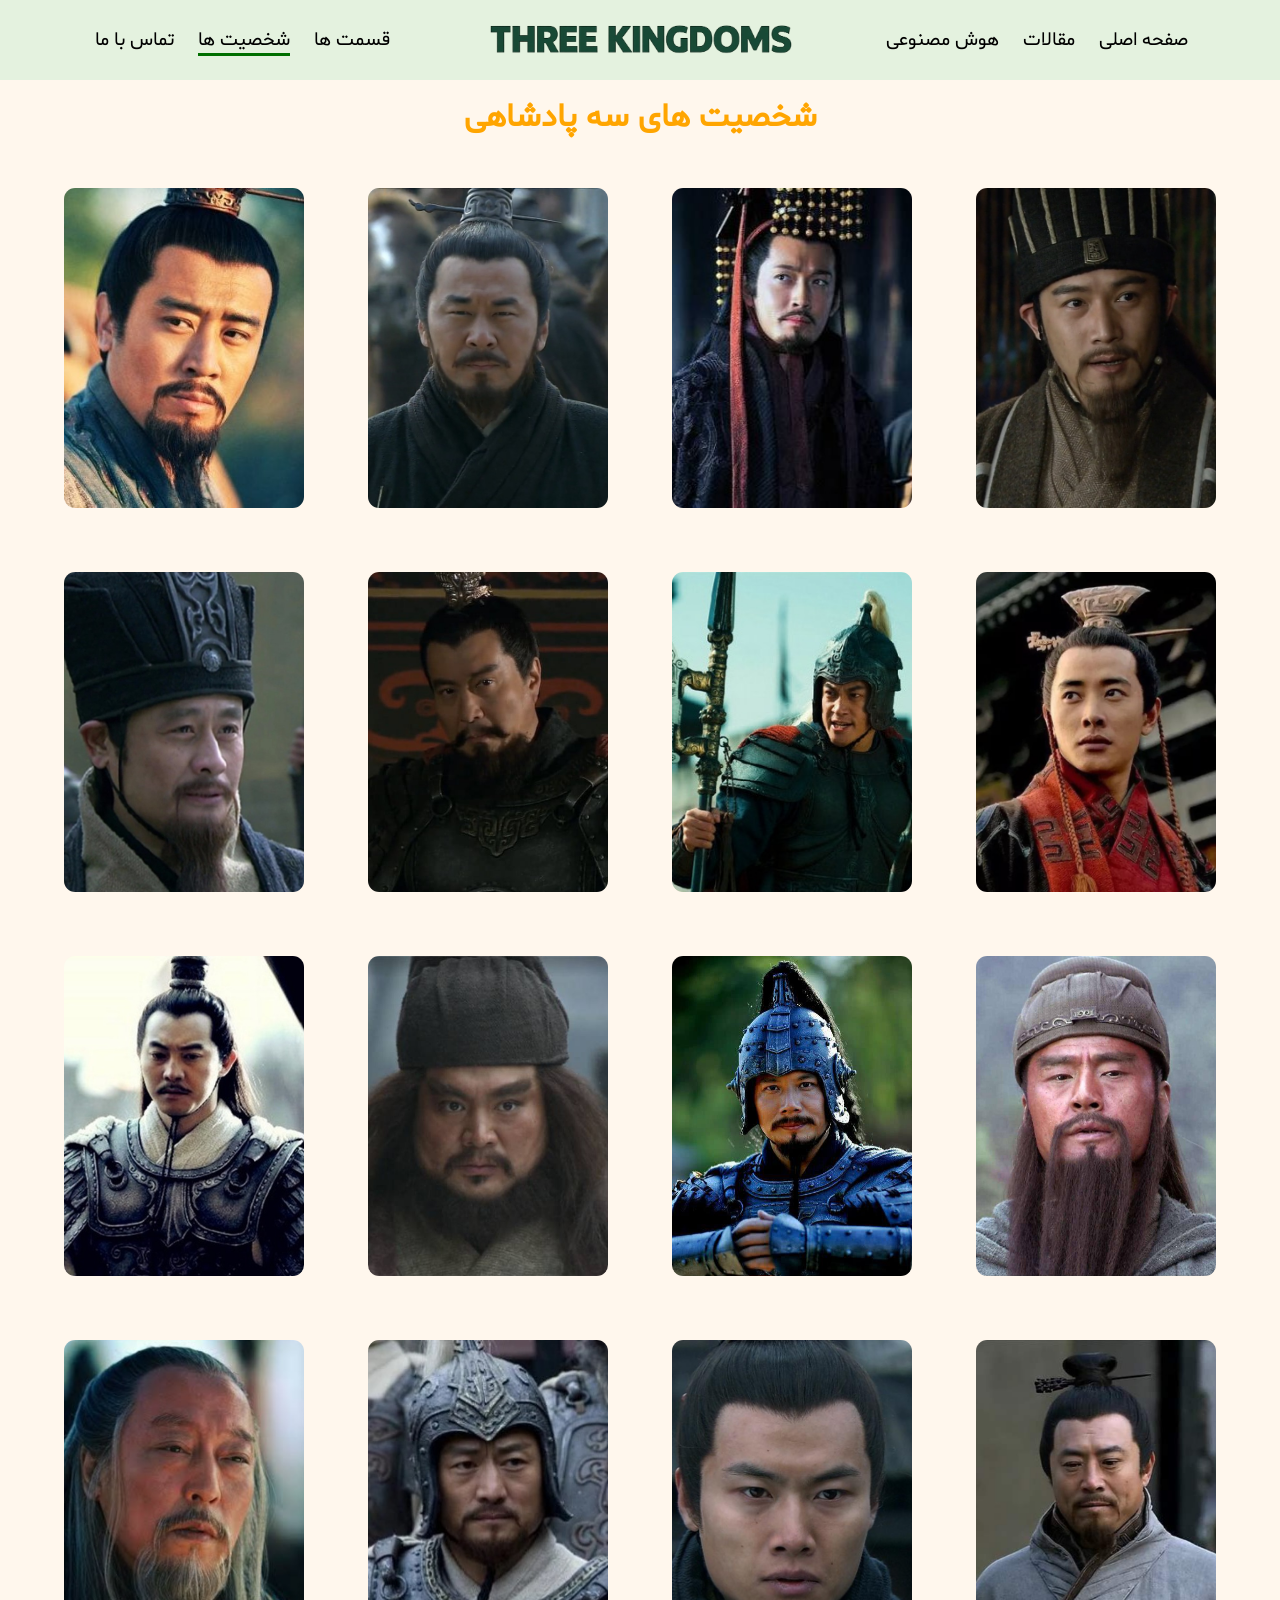
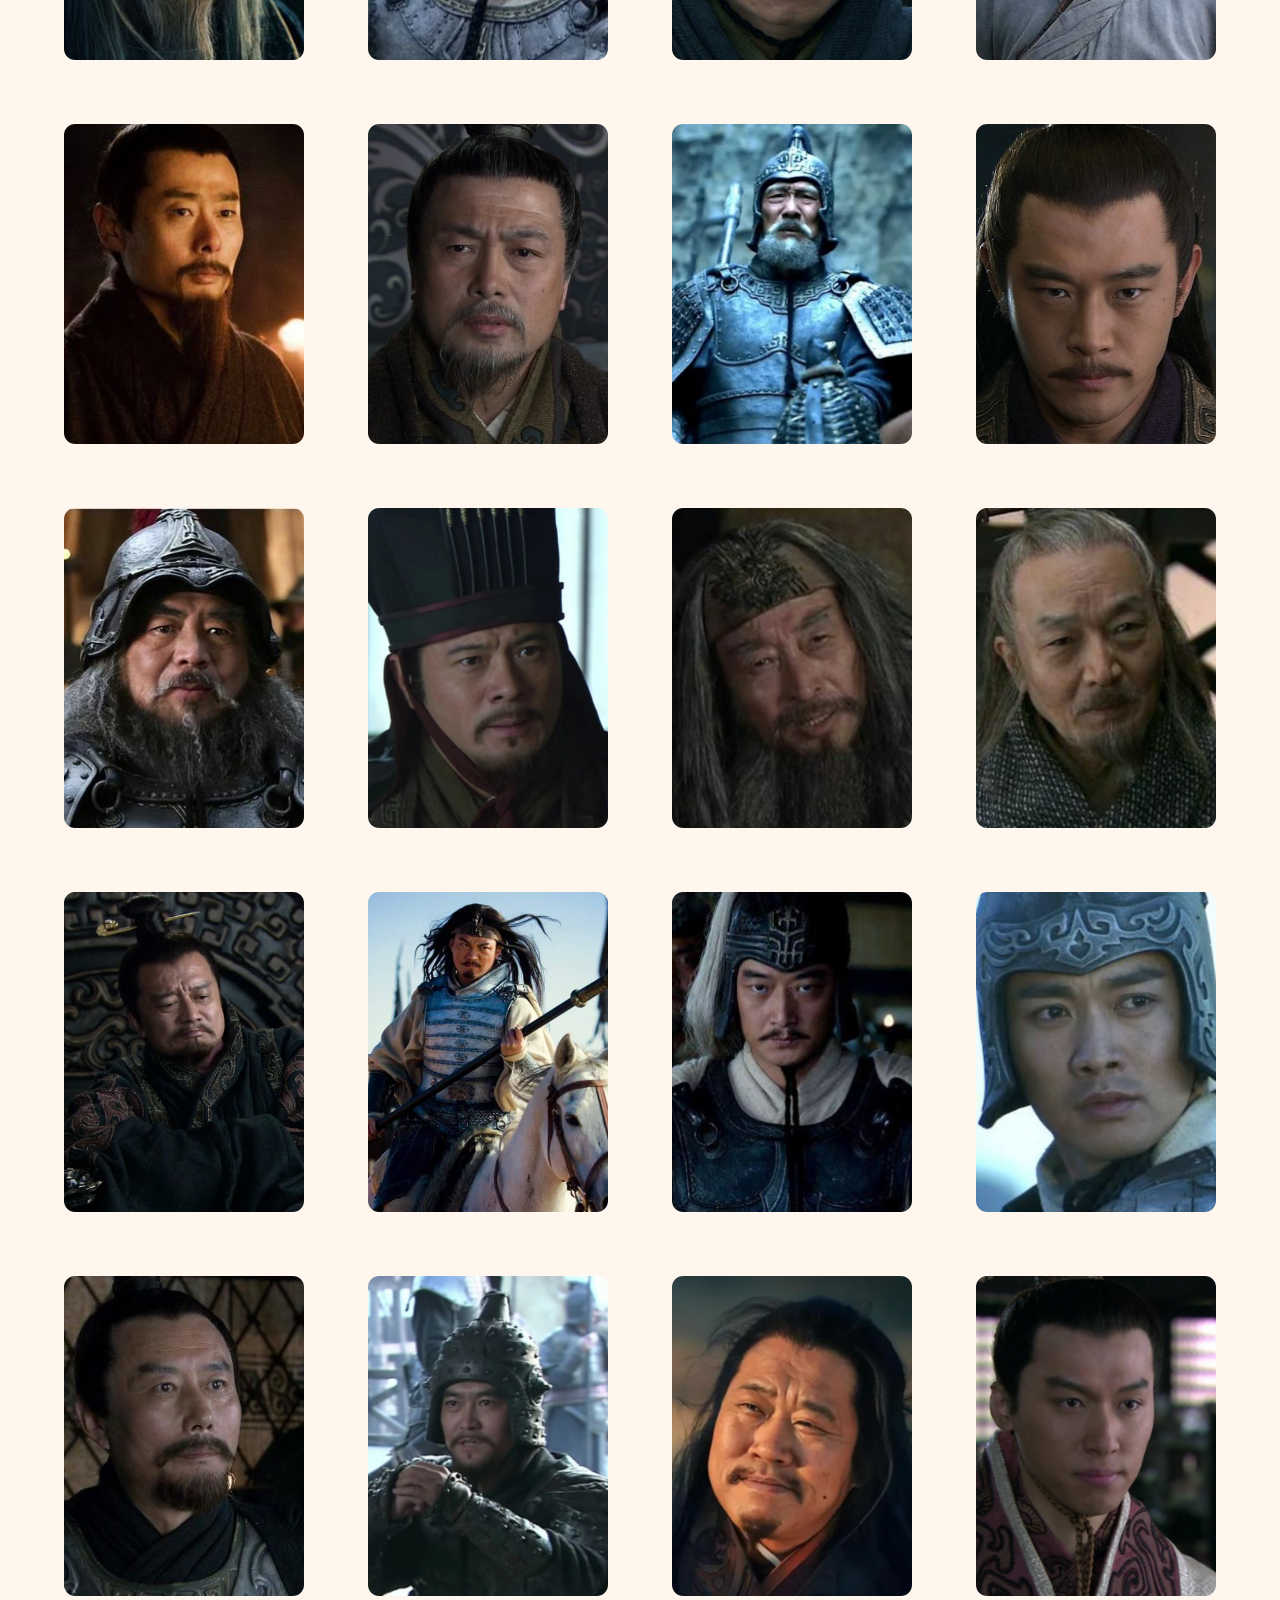
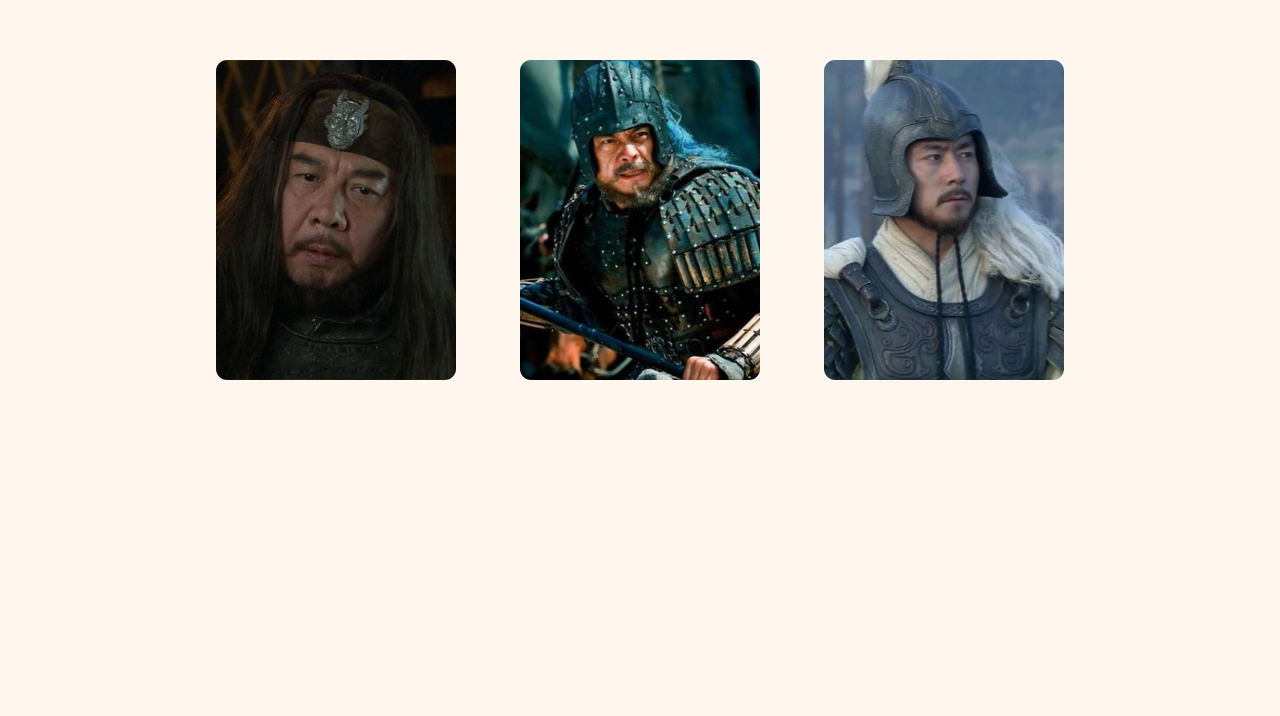
<file: temp/persons.html>
<!doctype html>
<html lang="fa" dir="rtl">
  <head>
    <meta charset="UTF-8" />
    <link rel="icon" type="image/jpeg" href="../poster/li.png" />
    <meta name="robots" content="index, follow, max-image-preview:large" />
    <meta name="viewport" content="width=device-width, initial-scale=1.0" />
    <meta name="theme-color" content="rgb(157, 218, 157)" />
    <meta name="description" content="شخصیت ها سه پادشاهی" />
    <link rel="canonical" href="https://three-kingdoms.ir/temp/persons.html" />
    <link rel="stylesheet" href="../style/persons.css" />

    <title>THREE KINGDOMS | شخصیت های سه پادشاهی</title>
  </head>
  <body>
    <div class="div">
      <header class="header">
        <div class="hed-1">
          <a href="../index.html" class="hed-1-c"
            >صفحه اصلی
            <div class="a-extra"></div
          ></a>
          <a href="../temp/veblog.html" class="hed-1-c"
            >مقالات
            <div class="a-extra"></div
          ></a>
          <a href="../temp/ai.html" class="hed-1-c"
            >هوش مصنوعی
            <div class="a-extra"></div
          ></a>
        </div>
        <div class="hed-2"></div>
        <div class="hed-1">
          <a href="../temp/episode.html" class="hed-1-c"
            >قسمت ها
            <div class="a-extra"></div
          ></a>
          <a href="../temp/persons.html" class="hed-1-c"
            >شخصیت ها
            <div class="a-extra ss"></div
          ></a>
          <a href="../temp/callus.html" class="hed-1-c"
            >تماس با ما
            <div class="a-extra"></div
          ></a>
        </div>
      </header>

      <div class="hola hidt"></div>
      <div class="panel w0">
        <div class="panel-titr">منو</div>
        <div class="panel-body">
          <a href="../index.html" class="hed-1-c sd">صفحه اصلی </a>
          <a href="../temp/veblog.html" class="hed-1-c sd">مقالات </a
          ><a href="../temp/ai.html" class="hed-1-c sd">هوش مصنوعی</a>
          <a href="../temp/episode.html" class="hed-1-c sd">قسمت ها </a>
          <a href="../temp/persons.html" class="hed-1-c sd">شخصیت ها </a
          ><a href="../temp/callus.html" class="hed-1-c sd">تماس با ما</a>
        </div>
      </div>
      <div class="panel-btn">
        <div class="panel-btn-child ca"></div>
        <div class="panel-btn-child cb"></div>
        <div class="panel-btn-child cc"></div>
      </div>

      <div class="h-head">
        <h1>شخصیت های سه پادشاهی</h1>
      </div>

      <main class="main">
        <div class="person">
          <div class="p-ex"></div>
          <img
            src="../pic/jp.jpg"
            alt="ژوگه لیانگ با نام محترم کنگ مینگ"
            class="img"
          />
          <div class="person-hale"></div>
          <div class="person-enf">
            <h2 class="person-name">ژوگه لیانگ با نام محترم کنگ مینگ</h2>
            <p class="person-to">
              نابغه‌ای استراتژیست و صدراعظم شو هان که با هوش سرشار و
              پیش‌بینی‌های دقیقش، نقشه‌های جنگی بی‌نظیری طراحی کرد. او نماد
              وفاداری مطلق به لیو بی و تلاش بی‌وقفه برای احیای خاندان هان بود.
              با تدبیرش، ارتش کوچک شو را در برابر امپراتوری عظیم وی نگه داشت و
              به اسطوره‌ای در تاریخ چین تبدیل شد. حکمت او هنوز هم در فرهنگ عامه
              زبان‌زد است.
            </p>
          </div>
        </div>

        <div class="person">
          <div class="p-ex"></div>
          <img
            src="../pic/sunquanp.jpeg"
            alt="سون کوآن با نام محترم ژونگمو"
            class="img"
          />
          <div class="person-pic"></div>
          <div class="person-hale"></div>
          <div class="person-enf">
            <h2 class="person-name">سون کوآن با نام محترم ژونگمو</h2>
            <p class="person-to">
              فرمانروای وو که با تدبیر و صبر، امپراتوری خود را در جنوب شرقی
              مستحکم کرد. او برخلاف رقیبانش، بیشتر به توسعهٔ داخلی و دریایی
              پرداخت و از مشاوران بزرگی مثل ژو یو و لو شون بهره برد. سیاست‌های
              متعادل او باعث شد وو به عنوان آخرین امپراتوری از سه‌گانه سقوط کند.
              او نشان داد که دوراندیشی و میانه‌روی می‌تواند از شمشیر هم
              قدرتمندتر باشد.
            </p>
          </div>
        </div>

        <div class="person">
          <div class="p-ex"></div>
          <img
            src="../pic/caop.jpg"
            alt="سائو سائو با نام محترم منگده"
            class="img"
          />
          <div class="person-pic"></div>
          <div class="person-hale"></div>
          <div class="person-enf">
            <h2 class="person-name">سائو سائو با نام محترم منگده</h2>
            <p class="person-to">
              استراتژیست و فرمانروایی بی‌رحم که با ذهنی تیزبین و قدرت مدیریتی
              بالا، پایه‌های امپراتوری وی را بنا نهاد. او شاعری توانا و
              سیاستمداری عمل‌گرا بود که در عین ظلم و جاه‌طلبی، به نخبگان احترام
              می‌گذاشت. کارنامه‌اش آمیزه‌ای از پیروزی‌های درخشان و شکست‌های
              مهلک، مثل نبرد صخره‌ی سرخ، است. او همواره به دنبال یکپارچه‌سازی
              چین تحت فرمان خود بود.
            </p>
          </div>
        </div>

        <div class="person">
          <div class="p-ex"></div>
          <img
            src="../pic/liubeyp.jpeg"
            alt="لیو بی با نام محترم ژوآنده"
            class="img"
          />
          <div class="person-pic"></div>
          <div class="person-hale"></div>
          <div class="person-enf">
            <h2 class="person-name">لیو بی با نام محترم ژوآنده</h2>
            <p class="person-to">
              بنیان‌گذار شو هان که با فروتنی و مهربانی، دل‌های مردم و جنگجویان
              را تسخیر کرد. او از تبار فقیر خاندان هان بود و با تکیه بر برادران
              قسم‌خورده و راهنمایی‌های کونگ مینگ، امپراتوری خود را ساخت.
              وفاداری‌اش به آرمان هان و عشق به رعایا، او را به محبوب‌ترین
              فرمانروای سه پادشاهی تبدیل کرد. او اعتقاد داشت که حاکم باید در
              خدمت مردم باشد، نه برعکس.
            </p>
          </div>
        </div>
        <div class="person">
          <div class="p-ex"></div>
          <img
            src="../pic/xian.jpeg"
            alt="امپراتور (شیان‌دی از خاندان هان)"
            class="img"
          />
          <div class="person-pic"></div>
          <div class="person-hale"></div>
          <div class="person-enf">
            <h2 class="person-name">امپراتور (شیان‌دی از خاندان هان)</h2>
            <p class="person-to">
              آخرین امپراتور سلسلهٔ هان که در دوران کودکی بر تخت نشست و تمام
              عمرش زیر سایهٔ قدرتمندان بود. او نماد فروپاشی یک سلسلهٔ کهن و آغاز
              عصر هرج‌ومرج بود. با وجود ضعف سیاسی، نام او همچنان مشروعیت بخشیدن
              به حکومت‌ها را ممکن می‌ساخت. سرنوشت او نمایشگر پایان شکوهمندترین
              دورهٔ تاریخ چین است.
            </p>
          </div>
        </div>
        <div class="person">
          <div class="p-ex"></div>
          <img
            src="../pic/lobo.jpg"
            alt="لو بو با نام محترم فنگ شیان"
            class="img"
          />
          <div class="person-pic"></div>
          <div class="person-hale"></div>
          <div class="person-enf">
            <h2 class="person-name">لو بو با نام محترم فنگ شیان</h2>
            <p class="person-to">
              قوی‌ترین جنگجوی دوران که با نیزه‌اش، هیچ‌کس در میدان نبرد تاب
              مقاومت نداشت. او شهرت بی‌نظیری داشت اما به خاطر خیانت‌های پیاپی و
              بی‌وفایی، لقب «مارمولکِ تغییردهنده» گرفت. قدرت رزمی او افسانه‌ای
              بود، ولی نبود اخلاق و وفاداری، سرانجامش را به شکست و مرگ کشاند. او
              هشداردهندهٔ این است که قدرتِ بی‌اخلاق، پایدار نیست.
            </p>
          </div>
        </div>
        <div class="person">
          <div class="p-ex"></div>
          <img
            src="../pic/yuanshao.jpg"
            alt="یوان شائو با نام محترم بن چو"
            class="img"
          />
          <div class="person-pic"></div>
          <div class="person-hale"></div>
          <div class="person-enf">
            <h2 class="person-name">یوان شائو با نام محترم بن چو</h2>
            <p class="person-to">
              ارباب بزرگ شمال که از خاندانی اصیل و نیرومند برخاسته و زمانی
              قدرتمندترین فرمانروای چین بود. او با تکیه بر نسب و سپاه انبوهش،
              خود را شایستهٔ تاج‌وتخت می‌دانست، اما در تصمیم‌گیری‌ها مردد و
              متکبر بود. شکست تحقیرآمیز او در نبرد گوان‌دو برابر تسائو تسائو،
              یکی از درس‌های بزرگ تاریخ است. غرور و کارشکنیِ مشاورانش،
              امپراتوری‌اش را نابود کرد.
            </p>
          </div>
        </div>
        <div class="person">
          <div class="p-ex"></div>
          <img
            src="../pic/xunyo.jpg"
            alt="ژون یو با نام محترم رو یو"
            class="img"
          />
          <div class="person-pic"></div>
          <div class="person-hale"></div>
          <div class="person-enf">
            <h2 class="person-name">ژون یو با نام محترم رو یو</h2>
            <p class="person-to">
              مشاور برجستهٔ سائو سائو که با بینش نافذ و برنامه‌ریزی دقیق، نقشی
              کلیدی در پیروزی‌های اولیهٔ وی ایفا کرد. او به خاطر پیش‌بینی‌های
              هوشمندانه‌اش در جنگ گوان‌دو معروف است و تسائو تسائو او را
              «پشت‌پناه خود» می‌دانست. در سیاست و استراتژی، نبوغی کم‌نظیر داشت و
              همچون سایه‌ای خردمند در پس‌پردهٔ قدرت حرکت می‌کرد. مرگ زودهنگامش،
              ضایعه‌ای بزرگ برای امپراتوری وی بود.
            </p>
          </div>
        </div>
        <div class="person">
          <div class="p-ex"></div>
          <img
            src="../pic/guanyo.jpeg"
            alt="گوان یو با نام محترم یون چانگ"
            class="img"
          />
          <div class="person-pic"></div>
          <div class="person-hale"></div>
          <div class="person-enf">
            <h2 class="person-name">گوان یو با نام محترم یون چانگ</h2>
            <p class="person-to">
              جنگجوی افسانه‌ای با ریش بلند و چهره‌ای سرخ‌رنگ که با نیزه‌ی
              اژدهاکش، دشمنان را به هراس می‌انداخت. او برادر قسم‌خورده‌ی لیو بی
              بود و به خاطر وفاداری و جوانمردی بی‌نظیرش شهرت داشت. پس از مرگ، به
              مقام خدای جنگ در فرهنگ چینی رسید و نماد شرافت و یکرنگی شد.
              وفاداری‌اش تا حدی بود که حتی در برابر پیشنهادهای وسوسه‌انگیز تسائو
              تسائو، دست از برادرش نکشید.
            </p>
          </div>
        </div>
        <div class="person">
          <div class="p-ex"></div>
          <img
            src="../pic/caoren.jpg"
            alt="سائو رن با نام محترم زی شیا"
            class="img"
          />
          <div class="person-pic"></div>
          <div class="person-hale"></div>
          <div class="person-enf">
            <h2 class="person-name">سائو رن با نام محترم زی شیا</h2>
            <p class="person-to">
              پسرعمو و یکی از بهترین فرماندهان سائو سائو که در دفاع از شهرها و
              نواحی مرزی مهارت فوق‌العاده‌ای داشت. او همواره در خط‌مقدم نبردها
              حاضر می‌شد و با شجاعت و پایداری‌اش، جان‌سپردگان وی را شگفت‌زده
              می‌کرد. اگرچه در تاریخ کمتر از دیگران از او نام برده شده، اما نقشی
              حیاتی در تحکیم پایه‌های امپراتوری وی داشت. او نمونهٔ یک سرباز
              وفادار و بی‌ادعا بود.
            </p>
          </div>
        </div>
        <div class="person">
          <div class="p-ex"></div>
          <img
            src="../pic/zhangfei.jpeg"
            alt="ژانگ فی با نام محترم یی ده"
            class="img"
          />
          <div class="person-pic"></div>
          <div class="person-hale"></div>
          <div class="person-enf">
            <h2 class="person-name">ژانگ فی با نام محترم یی ده</h2>
            <p class="person-to">
              جنگجوی تنومند و تندخو که با فریادهای مهیبش، دشمنان را می‌ترساند و
              با نیزه‌ی پلنگ‌کشش، شهرهٔ میدان‌های نبرد بود. او سومین برادر
              قسم‌خوردهٔ لیو بی بود و علی‌رغم خلق‌وخوی تند، وفاداری‌اش به
              برادران بی‌نظیر بود. در نبردها بیش از هر کسی شجاعت داشت، اما رفتار
              خشنش سرانجام به دست افراد خودی به قیمت جانش تمام شد. او نشان داد
              که شجاعت بدون خرد، خطرناک است.
            </p>
          </div>
        </div>
        <div class="person">
          <div class="p-ex"></div>
          <img
            src="../pic/sunce.jpg"
            alt="سون سه با نام محترم بو فو"
            class="img"
          />
          <div class="person-pic"></div>
          <div class="person-hale"></div>
          <div class="person-enf">
            <h2 class="person-name">سون سه با نام محترم بو فو</h2>
            <p class="person-to">
              پسر بزرگ سون جیان و برادر بزرگ‌تر سون کوان که با شجاعت و جوانی،
              پایه‌های امپراتوری وو را در جنوب ریخت. او ملقب به «پادشاه کوچک»
              بود و در مدت کوتاهی، سرزمین‌های وسیعی را فتح کرد. با تدبیر و
              جنگاوری‌اش، قلمرو وو را از یک منطقهٔ کوچک به یک قدرت بزرگ تبدیل
              نمود. مرگ زودهنگامش در اوج جوانی، ضایعه‌ای بزرگ برای خاندان سون
              بود.
            </p>
          </div>
        </div>
        <div class="person">
          <div class="p-ex"></div>
          <img
            src="../pic/xhcho.jpeg"
            alt="شویو با نام محترم یوان هاو"
            class="img"
          />
          <div class="person-pic"></div>
          <div class="person-hale"></div>
          <div class="person-enf">
            <h2 class="person-name">شویو با نام محترم یوان هاو</h2>
            <p class="person-to">
              مشاور یوان شائو که بعداً به صف سائو سائو پیوست و نقش کلیدی در
              پیروزی گوان‌دو ایفا کرد. او که از غرور و بی‌کفایتی یوان شائو به
              تنگ آمده بود، نقشه‌های حیاتی دشمن را برای تسائو تسائو فاش کرد.
              هرچند در تاریخ به‌عنوان یک خائن شناخته می‌شود، اما انتخاب او بر
              اساس عقلانیت و واقع‌بینی بود. سرنوشت او نشان می‌دهد که گاهی خیانت
              به یک ارباب نالایق، هوشمندانه‌ترین تصمیم است.
            </p>
          </div>
        </div>
        <div class="person">
          <div class="p-ex"></div>
          <img
            src="../pic/caopi.jpg"
            alt="سائو پی با نام محترم زی هوان"
            class="img"
          />
          <div class="person-pic"></div>
          <div class="person-hale"></div>
          <div class="person-enf">
            <h2 class="person-name">سائو پی با نام محترم زی هوان</h2>
            <p class="person-to">
              پسر سائو سائو و نخستین امپراتور سلسله‌ی وی که پس از مرگ پدر،
              امپراتوری را رسماً اعلام کرد. او شاعری خوش‌ذوق و ادیبی توانا بود و
              به ادبیات علاقه‌ای وافر داشت، ولی در سیاست و جنگاوری به پای پدر
              نمی‌رسید. با وجود هوش سرشار، تصمیماتش گاهی تحت تأثیر حسادت و
              کوچک‌بینی بود. او با پایان دادن به سلسلهٔ هان، پرده از عصری جدید
              در تاریخ چین برداشت.
            </p>
          </div>
        </div>
        <div class="person">
          <div class="p-ex"></div>
          <img
            src="../pic/sunjian.jpg"
            alt="سون جیان با نام محترم ون تای"
            class="img"
          />
          <div class="person-pic"></div>
          <div class="person-hale"></div>
          <div class="person-enf">
            <h2 class="person-name">سون جیان با نام محترم ون تای</h2>
            <p class="person-to">
              جنگجوی بزرگ و بنیان‌گذار قدرت خاندان سون در جنوب که در دل جنگ‌های
              پایانی هان، لقب «پلنگِ جیانگ‌دونگ» را گرفت. او با شجاعت و جسارت
              بی‌نظیر، هراس را در دل دشمنان می‌انداخت و در نبردهای بسیاری پیروز
              شد. مرگ او در نبرد و پس از یک تیراندازی، نقطه‌عطفی برای فرزندانش
              شد تا راه او را ادامه دهند. او پایه‌گذاری سلسله‌ای بود که فرزندانش
              به شکوفایی رساندند.
            </p>
          </div>
        </div>
        <div class="person">
          <div class="p-ex"></div>
          <img
            src="../pic/simayi.jpeg"
            alt="سیما یی با نام محترم ژونگ دا"
            class="img"
          />
          <div class="person-pic"></div>
          <div class="person-hale"></div>
          <div class="person-enf">
            <h2 class="person-name">سیما یی با نام محترم ژونگ دا</h2>
            <p class="person-to">
              استراتژیست زیرک و بی‌رحمی که با صبری افسانه‌ای و دسیسه‌های دقیق،
              درنهایت قدرت را از خاندان تسائو ربود. او رقیب اصلی ژوگه لیانگ بود
              و در نبردهای بی‌شمار، او را با حیله و صبر شکست داد. با وجود
              وفاداری ظاهری، برنامه‌ای طولانی‌مدت برای تسخیر قدرت داشت که به
              تأسیس سلسله‌ی جین انجامید. او نماد سیاست‌مداری است که با حوصله،
              بزرگترین امپراتوری را تصاحب کرد.
            </p>
          </div>
        </div>
        <div class="person">
          <div class="p-ex"></div>
          <img
            src="../pic/xuyu.jpg"
            alt="ژو یو با نام محترم گونگ جین"
            class="img"
          />
          <div class="person-pic"></div>
          <div class="person-hale"></div>
          <div class="person-enf">
            <h2 class="person-name">ژو یو با نام محترم گونگ جین</h2>
            <p class="person-to">
              فرماندهٔ نیروی دریایی وو و مغز متفکر نبرد بزرگ صخرهٔ سرخ که با
              آتش، ناوگان سائو سائو را نابود کرد. او جوانی زیبا و خوش‌سیما بود
              که به «خوبرویِ قوم» معروف شد، اما حسادت و کینه‌اش نسبت به ژوگه
              لیانگ، سایه‌ای بر درخشش او انداخت. نبوغ نظامی‌اش بی‌نظیر بود، اما
              مرگ زودهنگامش بر اثر بیماری، بسیاری از برنامه‌های وو را نقش‌برآب
              کرد. او نمادی است از نبوغی که با غرور و حسادت، خود را تباه کرد.
            </p>
          </div>
        </div>
        <div class="person">
          <div class="p-ex"></div>
          <img
            src="../pic/huangzhang.jpg"
            alt="هوانگ ژونگ با نام محترم هان شنگ"
            class="img"
          />
          <div class="person-pic"></div>
          <div class="person-hale"></div>
          <div class="person-enf">
            <h2 class="person-name">هوانگ ژونگ با نام محترم هان شنگ</h2>
            <p class="person-to">
              کهنسال‌ترین و یکی از باارزش‌ترین فرماندهان شو هان که حتی در سن
              پیری، نیروی جوانان را به چالش می‌کشید. او در تیراندازی با کمان
              مهارتی افسانه‌ای داشت و در نبردها با دقت و شجاعت می‌جنگید.
              وفاداری‌اش به لیو بی و توانایی‌های رزمی‌اش، او را در میان پنج ببر
              بزرگ شو جای داد. او ثابت کرد که سن، مانعی برای افتخارآفرینی نیست.
            </p>
          </div>
        </div>
        <div class="person">
          <div class="p-ex"></div>
          <img
            src="../pic/liuzhang.jpg"
            alt="لیو ژانگ با نام محترم جی رو"
            class="img"
          />
          <div class="person-pic"></div>
          <div class="person-hale"></div>
          <div class="person-enf">
            <h2 class="person-name">لیو ژانگ با نام محترم جی رو</h2>
            <p class="person-to">
              فرمانروای استان یی‌جو که با ضعف مدیریت و بزدلی، قلمرو غنی خود را
              به لیو بی واگذار کرد. او در زمانه‌ای پرآشوب، تصمیمات اشتباه و
              سست‌بنیادی گرفت که باعث شد یک‌یک متحدانش را از دست بدهد. اگرچه
              خون‌خواهی چندانی نداشت، ولی بی‌کفایتی‌اش، امانتی گران‌بها را از او
              گرفت. سرنوشت او درس عبرتی است برای حاکمانی که به مشاوران خائن
              اعتماد می‌کنند.
            </p>
          </div>
        </div>
        <div class="person">
          <div class="p-ex"></div>
          <img
            src="../pic/lusu.jpeg"
            alt="لو سو با نام محترم زی جینگ"
            class="img"
          />
          <div class="person-pic"></div>
          <div class="person-hale"></div>
          <div class="person-enf">
            <h2 class="person-name">لو سو با نام محترم زی جینگ</h2>
            <p class="person-to">
              دیپلمات و مشاور میانه‌روی وو که همواره به دنبال صلح و همکاری با شو
              هان در برابر دشمن بزرگشان، وی، بود. او با ژوگه لیانگ دوستی
              صمیمانه‌ای داشت و سعی می‌کرد تنش‌ها را کاهش دهد. سیاست‌های متعادل
              و خردمندانه‌اش، جان‌بهای بسیاری را در جنگ‌های داخلی نجات داد. او
              نشان داد که گاهی گفت‌وگو و مدارا، کارآمدتر از شمشیر است.
            </p>
          </div>
        </div>
        <div class="person">
          <div class="p-ex"></div>
          <img
            src="../pic/liubiao.jpeg"
            alt="لیو بیائو با نام محترم جینگ شنگ"
            class="img"
          />
          <div class="person-pic"></div>
          <div class="person-hale"></div>
          <div class="person-enf">
            <h2 class="person-name">لیو بیائو با نام محترم جینگ شنگ</h2>
            <p class="person-to">
              فرمانروای استان جینگ‌جو که با ظاهری آرام و دوراندیش، توانست
              منطقه‌ای ثروتمند را برای مدتی حفظ کند. او میزبان لیو بی بود و اورا
              در سخت‌ترین روزها حمایت کرد، اما در تصمیم‌گیری برای جانشینی، سست و
              مردد عمل کرد. پس از مرگش، اختلافات داخلی، استان او را به دست
              دشمنان سپرد. او نمونه‌ای از حاکمانی است که با بی‌تصمیمی، تمام
              دستاوردهایشان را بر باد دادند.
            </p>
          </div>
        </div>
        <div class="person">
          <div class="p-ex"></div>
          <img
            src="../pic/mateng.jpg"
            alt="ما تنگ با نام محترم شو چنگ"
            class="img"
          />
          <div class="person-pic"></div>
          <div class="person-hale"></div>
          <div class="person-enf">
            <h2 class="person-name">ما تنگ با نام محترم شو چنگ</h2>
            <p class="person-to">
              فرمانروای منطقهٔ غربی لیانگ‌جو و پدر ما چائو که با اسب‌سواران ماهر
              خود، نامی در همسایگان بر جای گذاشت. او در برابر قدرت‌های بزرگ،
              استقلال منطقه‌اش را حفظ کرد و با سائو سائو به مبارزه برخاست. مرگ
              او به دستور سائو سائو، آتش کینهٔ ما چائو را شعله‌ورتر کرد. او نماد
              مقاومت سرزمین‌های دورافتاده در برابر حکومت مرکزی بود.
            </p>
          </div>
        </div>
        <div class="person">
          <div class="p-ex"></div>
          <img
            src="../pic/changong.jpg"
            alt="چن گونگ با نام محترم گونگ تای"
            class="img"
          />
          <div class="person-pic"></div>
          <div class="person-hale"></div>
          <div class="person-enf">
            <h2 class="person-name">چن گونگ با نام محترم گونگ تای</h2>
            <p class="person-to">
              مشاور وفادار و بااخلاقی که ابتدا به سائو سائو پیوست، اما پس از
              دیدن بی‌رحمی‌هایش، به لو بو روی آورد. او در کارهای سیاسی و نظامی،
              نبوغی کم‌نظیر داشت و همواره در پی عدالت بود. با وجود وفاداری به لو
              بو، حرف‌هایش را نادیده گرفت و سرانجام در کنار او اعدام شد. او نماد
              وجدان بیدار در میان سیاستمداران آن دوران است.
            </p>
          </div>
        </div>
        <div class="person">
          <div class="p-ex"></div>
          <img
            src="../pic/dongzhoo.jpeg"
            alt="دونگ ژو با نام محترم ژونگ یینگ"
            class="img"
          />
          <div class="person-pic"></div>
          <div class="person-hale"></div>
          <div class="person-enf">
            <h2 class="person-name">دونگ ژو با نام محترم ژونگ یینگ</h2>
            <p class="person-to">
              قاتل مستبد و بی‌رحمی که با ورود به پایتخت، امپراتور را برکنار کرد
              و هرج‌ومرج را در سراسر چین گسترش داد. او با ثروت و قدرت نامحدود،
              وحشت را بر دل مردم نشاند و با حرکاتش، جرقهٔ فروپاشی سلسلهٔ هان را
              زد. سرانجام به دست پسرخوانده‌اش لو بو، در کاخ سلطنتی به قتل رسید.
              او نماد ظلم و تباهی در قدرت مطلق است.
            </p>
          </div>
        </div>
        <div class="person">
          <div class="p-ex"></div>
          <img
            src="../pic/zhouyun.jpeg"
            alt="ژائو یون با نام محترم زی لونگ"
            class="img"
          />
          <div class="person-pic"></div>
          <div class="person-hale"></div>
          <div class="person-enf">
            <h2 class="person-name">ژائو یون با نام محترم زی لونگ</h2>
            <p class="person-to">
              جنگجوی بی‌نظیر و وفادار شو هان که با نیزه‌اش، در دل دشمنان نفوذ
              می‌کرد و هرگز زخمی نشد. او در نبرد «چانگ‌بان» جان لیو بی و فرزندش
              را با شجاعتی مثال‌زدنی نجات داد. در میان پنج ببر بزرگ شو، کمتر کسی
              به اندازهٔ او محبوب و خردمند بود. او نماد شوالیه‌ای است که جنگجویی
              و جوانمردی را با هم جمع کرده است.
            </p>
          </div>
        </div>
        <div class="person">
          <div class="p-ex"></div>
          <img
            src="../pic/loshon.jpeg"
            alt="لو شون با نام محترم بویان"
            class="img"
          />
          <div class="person-pic"></div>
          <div class="person-hale"></div>
          <div class="person-enf">
            <h2 class="person-name">لو شون با نام محترم بویان</h2>
            <p class="person-to">
              استراتژیست جوان وو که پس از ژو یو، پرچم‌دار پیروزی‌های نظامی وو شد
              و در نبرد یی‌لینگ، ارتش شو را یک‌سره نابود کرد. او با صبر و حوصله،
              دشمن مغرور را به دام انداخت و با آتش، پیروزی‌ای تاریخی رقم زد. او
              در سیاست و جنگاوری، فردی متین و دوراندیش بود و پس از مرگ سون کوان،
              همچنان ستون وو باقی ماند.
            </p>
          </div>
        </div>
        <div class="person">
          <div class="p-ex"></div>
          <img
            src="../pic/machao.jpg"
            alt="ما چائو با نام محترم منگ چی"
            class="img"
          />
          <div class="person-pic"></div>
          <div class="person-hale"></div>
          <div class="person-enf">
            <h2 class="person-name">ما چائو با نام محترم منگ چی</h2>
            <p class="person-to">
              جنگجوی غربی و از نوادگان ژنرال بزرگ ما یوان که با اسب‌سواری و
              نیزه‌زنی، حتی سائو سائو را به وحشت انداخت. او پس از مرگ پدرش،
              انتقام‌خونی سخت‌گیرانه گرفت و بارها لشکر وی را زمین‌گیر کرد. در
              نهایت به شو هان پیوست و به جمع پنج ببر بزرگ شو راه یافت. سرنوشت
              غم‌انگیز و سرکشی‌اش، او را به چهره‌ای تراژیک در تاریخ تبدیل کرده
              است.
            </p>
          </div>
        </div>
        <div class="person">
          <div class="p-ex"></div>
          <img
            src="../pic/ushoo.jpg"
            alt="یوان شو با نام محترم گونگ لو"
            class="img"
          />
          <div class="person-pic"></div>
          <div class="person-hale"></div>
          <div class="person-enf">
            <h2 class="person-name">یوان شو با نام محترم گونگ لو</h2>
            <p class="person-to">
              برادرِ ناتنی یوان شائو که با تکیه بر اصل و نسبش، به نابخردانه‌ترین
              شکل ممکن خود را امپراتور خواند. او با این حرکت، حمایت همگان را از
              دست داد و به زودی به‌کلی نابود شد. تصمیم‌های عجولانه و غرور
              بی‌حدِّ او، باعث شد یکی از قدرتمندترین خاندان‌های دوران به سراشیبی
              سقوط رود. او زنده‌ترین مثال از خطرِ خودفریبی و جاه‌طلبی بی‌پایه
              است.
            </p>
          </div>
        </div>
        <div class="person">
          <div class="p-ex"></div>
          <img
            src="../pic/caorioi.png"
            alt="سائو روی با نام محترم یوان ژونگ"
            class="img"
          />
          <div class="person-pic"></div>
          <div class="person-hale"></div>
          <div class="person-enf">
            <h2 class="person-name">سائو روی با نام محترم یوان ژونگ</h2>
            <p class="person-to">
              دومین امپراتور وی که علی‌رغم جوانی، هوشی سرشار و مدیریتی قابل‌توجه
              از خود نشان داد. او در مدت کوتاه حکومتش، توانست با سیاست‌های درست،
              آرامش نسبی را در وی حفظ کند و با دسیسه‌های سیما یی مقابله نماید.
              با وجود این، مرگ زودهنگامش، راه را برای تسلط خاندان سیما باز کرد.
              او نمونه‌ای از پادشاهی است که کوتاه اما درخشان می‌درخشد.
            </p>
          </div>
        </div>
        <div class="person">
          <div class="p-ex"></div>
          <img
            src="../pic/pangtong.jpg"
            alt="پانگ تونگ با نام محترم شی یوان"
            class="img"
          />
          <div class="person-pic"></div>
          <div class="person-hale"></div>
          <div class="person-enf">
            <h2 class="person-name">پانگ تونگ با نام محترم شی یوان</h2>
            <p class="person-to">
              مشاور نابغهٔ شو هان که با ظاهری نابه‌سامان و شخصیتی تند، نبوغی
              هم‌پایهٔ ژوگه لیانگ داشت. او که ملقب به «اژدهای جوان» بود، نقشهٔ
              ورود به استان یی‌جو را طراحی کرد و در آنجا جان باخت. مرگ زودهنگامش
              در کمین دشمن، یکی از ضایعات بزرگ شو هان بود. او هشدار می‌دهد که
              ظاهرِ فریبنده، گاه نابغه‌ای بزرگ را پنهان می‌کند.
            </p>
          </div>
        </div>
        <div class="person">
          <div class="p-ex"></div>
          <img
            src="../pic/caimao.jpg"
            alt="سای مائو با نام محترم ده گوئی"
            class="img"
          />
          <div class="person-pic"></div>
          <div class="person-hale"></div>
          <div class="person-enf">
            <h2 class="person-name">سای مائو با نام محترم ده گوئی</h2>
            <p class="person-to">
              فرماندهٔ دریایی استان جینگ‌جو که با حیله و فریب، نقش مهمی در سقوط
              لیو بیائو و تسلیم منطقه داشت. او بعداً به سائو سائو پیوست، اما در
              نبرد صخرهٔ سرخ، با حیله‌های ژو یو و پنگ تونگ نقشه‌هایش بر آب رفت.
              او نماد فرصت‌طلبان دورانی است که با نبود وفاداری، وطن را به باد
              می‌دهند.
            </p>
          </div>
        </div>
        <div class="person">
          <div class="p-ex"></div>
          <img
            src="../pic/gungsunzan.jpeg"
            alt="گونگسون زان با نام محترم بو گوی"
            class="img"
          />
          <div class="person-pic"></div>
          <div class="person-hale"></div>
          <div class="person-enf">
            <h2 class="person-name">گونگسون زان با نام محترم بو گوی</h2>
            <p class="person-to">
              فرمانروای سرسخت شمال و دشمن سرسخت یوان شائو که با اسب‌سواران ماهر
              خود، جنگ‌های خونینی به راه انداخت. او ابتدا متحد لیو بی بود و او
              را در روزهای سخت یاری کرد، اما در نهایت با یوان شائو درگیر شد و
              شکست خورد. خودکشی‌اش پس از شکست، نشان از روحیهٔ تسلیم‌ناپذیرش
              داشت. او نمونه‌ای از سردارانی است که در برابر جریان تاریخ، تنها
              می‌ایستند.
            </p>
          </div>
        </div>
        <div class="person">
          <div class="p-ex"></div>
          <img
            src="../pic/lumang.jpg"
            alt="لو منگ با نام محترم زی مینگ"
            class="img"
          />
          <div class="person-pic"></div>
          <div class="person-hale"></div>
          <div class="person-enf">
            <h2 class="person-name">لو منگ با نام محترم زی مینگ</h2>
            <p class="person-to">
              فرماندهٔ بزرگ وو که با فتح استان جینگ‌جو و دستگیری گوان یو،
              صفحه‌ای طلایی در تاریخ وو ثبت کرد. او که از یک سرباز عادی آغاز
              کرد، با تلاش و مطالعه به یکی از استراتژیست‌های برجسته تبدیل شد.
              تصمیم‌های قاطع و حیله‌گرانه‌اش، بارها وو را از شکست نجات داد. او
              تجسم این اصل است که تلاش و یادگیری، می‌تواند هر انسانی را به اوج
              برساند.
            </p>
          </div>
        </div>
        <div class="person">
          <div class="p-ex"></div>
          <img
            src="../pic/weiyan.jpg"
            alt="وی یان با نام محترم ون چانگ"
            class="img"
          />
          <div class="person-pic"></div>
          <div class="person-hale"></div>
          <div class="person-enf">
            <h2 class="person-name">وی یان با نام محترم ون چانگ</h2>
            <p class="person-to">
              جنگجوی دلیر و بی‌پروا که با شمشیر و جسارتش، نامی در سپاه شو هان
              پیدا کرد. او استراتژی‌های جسورانه‌ای ارائه می‌کرد که گاه با
              محافظه‌کاری ژوگه لیانگ در تضاد بود. پس از مرگ کونگ مینگ، شورش کرد
              و به دست دوستانش کشته شد. او نماد جاه‌طلبی و شجاعتی است که به خاطر
              بی‌صبری، به تراژدی ختم می‌شود.
            </p>
          </div>
        </div>
        <div class="person">
          <div class="p-ex"></div>
          <img
            src="../pic/hansoi.jpg"
            alt="هان سویی با نام محترم ون یوئه"
            class="img"
          />
          <div class="person-pic"></div>
          <div class="person-hale"></div>
          <div class="person-enf">
            <h2 class="person-name">هان سویی با نام محترم ون یوئه</h2>
            <p class="person-to">
              فرماندهٔ غرب و متحد ما تنگ که در برابر سائو سائو ایستاد، اما
              نهایتاً تسلیم سیاست‌های حیله‌گرانهٔ او شد. او با شمشیرزنی ماهر و
              وفاداری به متحدانش، سال‌ها در غرب چین قدرتی مستقل داشت. اختلافات
              با ما چائو، باعث تضعیف جبههٔ غرب شد. او نمونهٔ متحدی است که
              ناهماهنگی درون‌گروهی، همه‌چیز را نابود می‌کند.
            </p>
          </div>
        </div>
      </main>
    </div>

    <div class="space"></div>
    <!-- footer -->
    <footer class="footer">
      <div class="footer-hed">
        <div class="footer-hed-pic"></div>
      </div>

      <div class="footer-dad">
        <div class="footer-1">
          <div class="footer-1-hed">
            <div class="footer-1-hed-cer"></div>
            <div class="footer-1-hed-name">راه های ارتباطی</div>
          </div>
          <div class="footer-1-body">
            <div class="footer-1-body-ch">
              <div
                class="footer-1-body-ch-1"
                style="
                  background-image: url(&quot;../pngpic/phone.png&quot;);
                  background-size: cover;
                "
              ></div>
              <div class="footer-1-body-ch-2">09302745553</div>
            </div>
            <div class="footer-1-body-ch">
              <div
                class="footer-1-body-ch-1"
                style="
                  background-image: url(&quot;../pngpic/email.png&quot;);
                  background-size: cover;
                "
              ></div>
              <div class="footer-1-body-ch-2">mohsen2351fazeli@gmail.com</div>
            </div>
          </div>
        </div>
        <div class="footer-1">
          <div class="footer-1-hed">
            <div class="footer-1-hed-cer"></div>
            <div class="footer-1-hed-name">شبکه های اجتماعی</div>
          </div>
          <div class="footer-1-body">
            <div class="footer-1-body-ch">
              <div
                class="footer-1-body-ch-1"
                style="
                  background-image: url(&quot;../pngpic/tel.png&quot;);
                  background-size: cover;
                "
              ></div>
              <div dir="ltr" class="footer-1-body-ch-2">@zhuge_liang208</div>
            </div>
            <div class="footer-1-body-ch">
              <div
                class="footer-1-body-ch-1"
                style="
                  background-image: url(&quot;../pngpic/insta.png&quot;);
                  background-size: cover;
                "
              ></div>
              <div dir="ltr" class="footer-1-body-ch-2">mohsen2351fazeli</div>
            </div>
            <div class="footer-1-body-ch">
              <div
                class="footer-1-body-ch-1"
                style="
                  background-image: url(&quot;../pngpic/lin.png&quot;);
                  background-size: cover;
                "
              ></div>
              <div dir="ltr" class="footer-1-body-ch-2">mohsenfazeli</div>
            </div>
            <div class="footer-1-body-ch">
              <div
                class="footer-1-body-ch-1"
                style="
                  background-image: url(&quot;../pngpic/eitaa.png&quot;);
                  background-size: cover;
                "
              ></div>
              <div dir="ltr" class="footer-1-body-ch-2">@zhugeliang</div>
            </div>
          </div>
        </div>

        <div class="footer-2">
          <div class="footer-2-1">©کلیه حقوق مادی و معنوی سایت محفوظ است.</div>
          <div class="footer-2-2">مطالب سایت آمیخته با رمان عاشقانه سه پادشاهی است و محتوای آن از نظر تاریخی تایید نمی شود.ساخته شده توسط محسن فاضلی</div>
        </div>
      </div>
      <div class="footer-picpng">
        <div class="footer-picpng-pic"></div>
      </div>
    </footer>
    <script src="../script/persons.js"></script>
  </body>
</html>
</file>
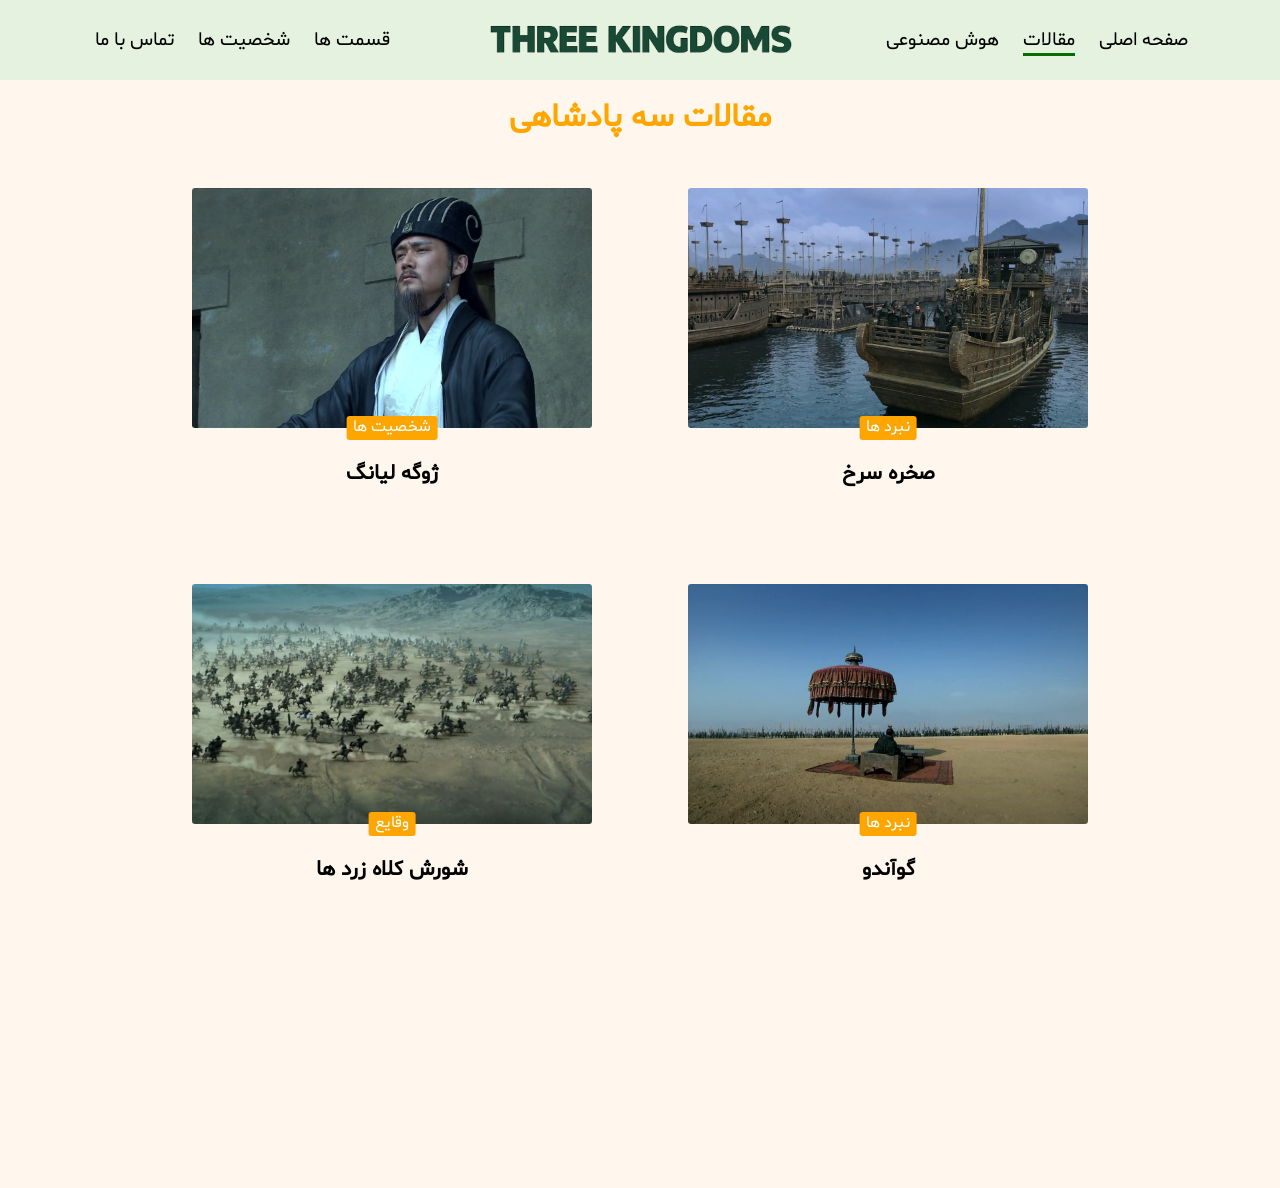
<file: temp/veblog.html>
<!doctype html>
<html lang="fa" dir="rtl">
  <head>
    <meta charset="UTF-8" />
    <link rel="icon" type="image/jpeg" href="../poster/li.png" />
    <meta name="robots" content="index, follow, max-image-preview:large" />
    <meta name="viewport" content="width=device-width, initial-scale=1.0" />
    <meta name="theme-color" content="rgb(157, 218, 157)" />
    <meta name="description" content="مقالات سه پادشاهی" />
    <link rel="stylesheet" href="../style/veblog.css" />
    <link rel="canonical" href="https://three-kingdoms.ir/temp/veblog.html" />

    <title>THREE KINGDOMS | مقالات سه پادشاهی</title>
  </head>
  <body>
    <div class="div">
      <header class="header">
        <div class="hed-1">
          <a href="../index.html" class="hed-1-c"
            >صفحه اصلی
            <div class="a-extra"></div
          ></a>
          <a href="../temp/veblog.html" class="hed-1-c"
            >مقالات
            <div class="a-extra ss"></div
          ></a>
          <a href="../temp/ai.html" class="hed-1-c"
            >هوش مصنوعی
            <div class="a-extra"></div
          ></a>
        </div>
        <div class="hed-2"></div>
        <div class="hed-1">
          <a href="../temp/episode.html" class="hed-1-c"
            >قسمت ها
            <div class="a-extra"></div
          ></a>
          <a href="../temp/persons.html" class="hed-1-c"
            >شخصیت ها
            <div class="a-extra"></div
          ></a>
          <a href="../temp/callus.html" class="hed-1-c"
            >تماس با ما
            <div class="a-extra"></div
          ></a>
        </div>
      </header>

      <div class="hola hidt"></div>
      <div class="panel w0">
        <div class="panel-titr">منو</div>
        <div class="panel-body">
          <a href="../index.html" class="hed-1-c sd">صفحه اصلی </a>
          <a href="../temp/veblog.html" class="hed-1-c sd">مقالات </a
          ><a href="../temp/ai.html" class="hed-1-c sd">هوش مصنوعی</a>
          <a href="../temp/episode.html" class="hed-1-c sd">قسمت ها </a>
          <a href="../temp/callus.html" class="hed-1-c sd">تماس با ما</a>
        </div>
      </div>
      <div class="panel-btn">
        <div class="panel-btn-child ca"></div>
        <div class="panel-btn-child cb"></div>
        <div class="panel-btn-child cc"></div>
      </div>
      <div class="h-head">
        <h1>مقالات سه پادشاهی</h1>
      </div>
      <main class="main">
        <div class="magale-1">
          <div class="magale-1-pic">
            <div href="" class="magale-1-pic-1">
              <a href="../article/redcliff.html" class="opq"></a>
              <div class="magale-1-pic-1-1"></div>
              <img src="../pict/t8.jpg" alt="صخره سرخ" class="img" />
              <div class="magale-1-pic-1-2">
                <div class="cer"></div>
                <div class="cer"></div>
                <div class="cer"></div>
              </div>
            </div>
            <div class="magale-1-pic-2">نبرد ها</div>
          </div>
          <h2 class="magale-1-name">صخره سرخ</h2>
        </div>
        <!--  -->
        <div class="magale-1">
          <div class="magale-1-pic">
            <div href="" class="magale-1-pic-1">
              <a href="../article/zhuge.html" class="opq"></a>
              <div class="magale-1-pic-1-1"></div>
              <img src="../pic/f.jpg" alt="ژوگه لیانگ" class="img" />
              <div class="magale-1-pic-1-2">
                <div class="cer"></div>
                <div class="cer"></div>
                <div class="cer"></div>
              </div>
            </div>
            <div class="magale-1-pic-2">شخصیت ها</div>
          </div>
          <h2 class="magale-1-name">ژوگه لیانگ</h2>
        </div>
        <div class="magale-1">
          <div class="magale-1-pic">
            <div href="" class="magale-1-pic-1">
              <a href="../article/guando.html" class="opq"></a>
              <div class="magale-1-pic-1-1"></div>
              <img src="../pict/t6.jpg" alt="گوآندو" class="img" />

              <div class="magale-1-pic-1-2">
                <div class="cer"></div>
                <div class="cer"></div>
                <div class="cer"></div>
              </div>
            </div>
            <div class="magale-1-pic-2">نبرد ها</div>
          </div>
          <h2 class="magale-1-name">گوآندو</h2>
        </div>
        <!--  -->
        <div class="magale-1">
          <div class="magale-1-pic">
            <div href="" class="magale-1-pic-1">
              <a href="../article/yello.html" class="opq"></a>
              <div class="magale-1-pic-1-1"></div>
              <img src="../pict/first.jpg" alt="شورش کلاه زرد ها" class="img" />

              <div class="magale-1-pic-1-2">
                <div class="cer"></div>
                <div class="cer"></div>
                <div class="cer"></div>
              </div>
            </div>
            <div class="magale-1-pic-2">وقایع</div>
          </div>
          <h2 class="magale-1-name">شورش کلاه زرد ها</h2>
        </div>
      </main>
    </div>

    <div class="space"></div>
    <!-- footer -->
    <footer class="footer">
      <div class="footer-hed">
        <div class="footer-hed-pic"></div>
      </div>

      <div class="footer-dad">
        <div class="footer-1">
          <div class="footer-1-hed">
            <div class="footer-1-hed-cer"></div>
            <div class="footer-1-hed-name">راه های ارتباطی</div>
          </div>
          <div class="footer-1-body">
            <div class="footer-1-body-ch">
              <div
                class="footer-1-body-ch-1"
                style="
                  background-image: url(&quot;../pngpic/phone.png&quot;);
                  background-size: cover;
                "
              ></div>
              <div class="footer-1-body-ch-2">09302745553</div>
            </div>
            <div class="footer-1-body-ch">
              <div
                class="footer-1-body-ch-1"
                style="
                  background-image: url(&quot;../pngpic/email.png&quot;);
                  background-size: cover;
                "
              ></div>
              <div class="footer-1-body-ch-2">mohsen2351fazeli@gmail.com</div>
            </div>
          </div>
        </div>
        <div class="footer-1">
          <div class="footer-1-hed">
            <div class="footer-1-hed-cer"></div>
            <div class="footer-1-hed-name">شبکه های اجتماعی</div>
          </div>
          <div class="footer-1-body">
            <div class="footer-1-body-ch">
              <div
                class="footer-1-body-ch-1"
                style="
                  background-image: url(&quot;../pngpic/tel.png&quot;);
                  background-size: cover;
                "
              ></div>
              <div dir="ltr" class="footer-1-body-ch-2">@zhuge_liang208</div>
            </div>
            <div class="footer-1-body-ch">
              <div
                class="footer-1-body-ch-1"
                style="
                  background-image: url(&quot;../pngpic/insta.png&quot;);
                  background-size: cover;
                "
              ></div>
              <div dir="ltr" class="footer-1-body-ch-2">mohsen2351fazeli</div>
            </div>
            <div class="footer-1-body-ch">
              <div
                class="footer-1-body-ch-1"
                style="
                  background-image: url(&quot;../pngpic/lin.png&quot;);
                  background-size: cover;
                "
              ></div>
              <div dir="ltr" class="footer-1-body-ch-2">mohsenfazeli</div>
            </div>
            <div class="footer-1-body-ch">
              <div
                class="footer-1-body-ch-1"
                style="
                  background-image: url(&quot;../pngpic/eitaa.png&quot;);
                  background-size: cover;
                "
              ></div>
              <div dir="ltr" class="footer-1-body-ch-2">@zhugeliang</div>
            </div>
          </div>
        </div>

        <div class="footer-2">
          <div class="footer-2-1">©کلیه حقوق مادی و معنوی سایت محفوظ است.</div>
         <div class="footer-2-2">مطالب سایت آمیخته با رمان عاشقانه سه پادشاهی است و محتوای آن از نظر تاریخی تایید نمی شود.ساخته شده توسط محسن فاضلی</div>
        </div>
      </div>
      <div class="footer-picpng">
        <div class="footer-picpng-pic"></div>
      </div>
    </footer>
    <script src="../script/veblog.js"></script>
  </body>
</html>
</file>
<file: style/index.css>
* {
  margin: 0;
  font-family: "shabnam";
}
@font-face {
  font-family: "shabnam";
  src: url("../style/Shabnam.woff2");
}
body {
  background-color: rgb(255, 247, 237);
  cursor: default;
  position: relative;
}
a {
  color: black;
  text-decoration: none;
}
.div {
  background-color: rgb(255, 247, 237);
  position: relative;
}
/* header */
.header {
  height: 5rem;
  background-color: rgb(228, 242, 223);
  display: flex;
  justify-content: space-between;
  align-items: center;
  position: sticky;
  top: 0;
  z-index: 1000;
  transition: all 500ms;
}
.hed-1 {
  display: flex;
  align-items: center;
  justify-content: center;
  width: 40%;
  gap: 1.5rem;
  font-size: 1.2rem;
}
.hed-1-c {
  position: relative;
}
.hed-1-c:hover .a-extra {
  cursor: pointer;
  width: 100%;
  transition: all 300ms;
}
.hed-2 {
  background-image: url("../pic/head.png");
  background-size: contain;
  height: 4rem;
  width: 20.3rem;
}
.a-extra {
  position: absolute;
  height: 2.5px;
  background-color: rgb(0, 111, 0);
  width: 0;
  transition: all 300ms;
}
.ss {
  width: 100%;
}
.panel-btn {
  position: fixed;
  width: 1.5rem;
  height: 1rem;
  top: 1.5rem;
  right: 1rem;
  display: flex;
  flex-direction: column;
  justify-content: space-between;
  align-items: center;
  transition: all 600ms;
  z-index: 100000000000000000000000000000000000000000000000000000000000000000000000000000000;
  display: none;
}
.panel-btn-child {
  width: 1.5rem;
  height: 0.2rem;
  background-color: orange;
  position: relative;
  z-index: 100000000000000000000000000000000000000000000000000000000000000000000000000000000;
  transition: all 600ms;
}
.t {
  top: calc(3.5rem / 2 - 0.5rem);
  transition: all 600ms;
}
.hola {
  position: fixed;
  top: 0;
  right: 0;
  width: 100%;
  height: 100%;
  background-color: rgba(0, 0, 0, 0.4);
  z-index: 100000000000000000000000000000000000000000000000000000000000000;
  transition: all 600ms;
}
.panel {
  position: fixed;
  height: 100vh;
  width: 15rem;
  right: 0;
  top: 0;
  z-index: 100000000000000000000000000000000000000000000000000000000000000000;
  background-color: rgb(255, 247, 237);
  transition: all 600ms;
  overflow: hidden;

  display: flex;
  flex-direction: column;
}
.panel-titr {
  margin: 1rem 1rem 0 0;
  font-size: 1.4rem;
  font-weight: bold;
  color: orange;
}
.panel-body {
  margin-top: 2rem;
  display: flex;
  flex-direction: column;
  gap: 0.7rem;
  padding-right: 1rem;
  padding-left: 1rem;

  min-width: 10rem;
}
.sd {
  border-bottom: solid 1px rgb(169, 208, 127);
  padding-bottom: 0.3rem;
}
.w0 {
  width: 0%;
  transition: all 600ms;
}
.hidt {
  display: none;
  transition: all 600ms;
}
.r12 {
  right: 12.5rem;
  transition: all 600ms;
}
.cat {
  position: absolute;
  top: 0.4rem;
  transform: rotate(45deg);
  transform-origin: center;
  transition: all 600ms;
}
.cct {
  position: absolute;
  top: 0.4rem;
  transform: rotate(-45deg);
  transform-origin: center;
  transition: all 600ms;
}
/* hero */
.hero {
  height: 35rem;
  background-color: antiquewhite;
  position: relative;
  overflow: hidden;
}
.hero-1 {
  width: 100%;
  height: 100%;
  position: relative;
  display: flex;
  overflow: hidden;
}
.hero-1-1 {
  display: flex;
  justify-content: flex-start;
  align-items: center;
  width: 50%;
  height: 100%;
}
.hero-1-1-1 {
  background-image: url("../pic/d.jpg");
  width: 28rem;
  height: 28rem;
  border-radius: 9999px;
  background-size: contain;
  margin-right: 7rem;
  position: relative;
  z-index: 1;
  transition: all 600ms;
}
.hero-1-2 {
  width: 50%;
  height: 100%;
  display: flex;
  flex-direction: column;
  justify-content: center;
  gap: 2rem;
  align-items: flex-start;
}
.hero-1-2-1 {
  font-size: 5rem;
  font-weight: bolder;
  transition: all 500ms;
}
.hero-1-2-2 {
  color: azure;
  font-size: 1.4rem;
  background-color: rgb(0, 116, 0);
  padding: 0.4rem 0.7rem 0.4rem 0.7rem;
  border-radius: 0.7rem;
  transition: all 500ms;
}
.hero-1-extra {
  position: absolute;
  height: 100%;
  right: 0;
  width: 15rem;
  background-color: rgb(157, 218, 157);
  transition: all 500ms;
}
.hero-2 {
  width: 100%;
  height: 100%;
  position: relative;
  display: flex;
}
.hero-2-1 {
  width: 40%;
  height: 100%;
  display: flex;
  flex-direction: column;
  justify-content: center;
  gap: 3rem;
  align-items: flex-start;
  margin-right: 10%;
}
.hero-2-1-1 {
  font-size: 5rem;
  transition: all 500ms;
}
.hero-2-1-2 {
  color: azure;
  font-size: 1.4rem;
  background-color: rgb(0, 116, 0);
  padding: 0.4rem 0.7rem 0.4rem 0.7rem;
  border-radius: 0.7rem;
  transition: all 500ms;
  position: relative;
  z-index: 1;
}
.hero-2-2 {
  width: 50%;
  height: 100%;
  display: flex;
  justify-content: center;
  align-items: center;
  position: relative;
  z-index: 1;
}
.hero-2-2-1 {
  background-image: url("../pic/i.jpg");
  width: 28rem;
  height: 28rem;
  border-radius: 9999px;
  background-size: contain;
  position: relative;
  z-index: 1;
  transition: all 600ms;
}
.hero-2-extra {
  position: absolute;
  width: 25rem;
  height: 100%;
  left: 0;
  background-color: rgb(157, 218, 157);
  transition: all 500ms;
}
.hero-extra {
  position: absolute;
  bottom: 2rem;
  right: calc(50% - 4rem);
  z-index: 2;
  width: 8rem;
  display: flex;
  align-items: center;
}
.hero-extra-1 {
  position: relative;
  z-index: 1;
  width: 50%;
  display: flex;
  align-items: center;
  gap: 0.2rem;
}
.hero-extra-2 {
  position: relative;
  z-index: 1;
  width: 50%;
  display: flex;
  align-items: center;
  gap: 0.2rem;
}
.hero-extra-1-kh {
  height: 0.2rem;
  background-color: rgb(145, 113, 67);
  border-radius: 0.5rem;
}
.hero-extra-2-kh {
  height: 0.2rem;
  background-color: rgb(145, 113, 67);
  border-radius: 0.5rem;
}
.s {
  font-feature-settings: "tnam";
}
.can {
  position: absolute;
}
.animate {
  animation: khat 5000ms linear;
}
@keyframes khat {
  0% {
    width: 0;
  }
  100% {
    width: 2.5rem;
  }
}
/* extra */
.d4 {
  transform: translateY(4rem);
}
.lz {
  transform: translateX(-100rem);
}
.w35 {
  width: 35rem;
}
.o0 {
  opacity: 0;
}
.hidden {
  display: none;
}
.rz {
  transform: translateX(100rem);
}
.r0 {
  left: calc(100% - 25rem);
}
.h4 {
  height: 4rem;
  transition: all 500ms;
}
/* text under hero */
/* .under-ded {
  display: flex;
  align-items: center;
  justify-content: center;
} */
.under-2 {
  padding: 2rem 20rem 0.2rem 20rem;
  text-align: center;
  font-size: 1.2rem;
  color: rgb(62, 59, 53);
}
.three-kingdom {
  font-weight: bolder;
  color: rgb(238, 154, 0);
}
/* timeline */
.time-line {
  display: flex;
  flex-direction: column;
  align-items: center;
  margin-top: 4rem;
  position: relative;
}
.time-left {
  display: flex;
  height: 10rem;
  width: 40rem;
  margin-top: -4px;
}
.time-left-1 {
  width: 50%;
  height: 100%;
  /* border-top: solid rgba(215, 171, 76, 1) 4px; */
  border-bottom: solid transparent 4px;
  box-sizing: border-box;
  display: flex;
  justify-content: center;
  align-items: center;
  font-size: 1.2rem;
  /* overflow: hidden; */
}
.time-left-2 {
  width: 50%;
  height: 100%;
  border-top: solid rgb(215, 171, 76) 4px;
  border-left: solid rgba(215, 171, 76, 1) 4px;
  border-bottom: solid rgba(215, 171, 76, 1) 4px;
  border-top-left-radius: 999999px;
  border-bottom-left-radius: 999999px;
  position: relative;
  background-size: cover;
  box-sizing: border-box;
  /* overflow: hidden; */
}
.time-left-cer {
  position: absolute;
  width: 1rem;
  height: 1rem;
  border-radius: 99999px;
  background-color: rgb(0, 116, 0);
  top: calc(50% - 0.5rem);
  left: -0.7rem;
  z-index: 1;
}
.time-left-date {
  position: absolute;
  background-color: rgb(203, 213, 225);
  color: rgb(71, 85, 105);
  width: 4rem;
  height: 1.5rem;
  display: flex;
  align-items: center;
  justify-content: center;
  border-radius: 0.4rem;
  top: calc(50% - 0.75rem);
  left: -6rem;
  direction: ltr;
  z-index: 1;
}
.time-right {
  display: flex;
  height: 10rem;
  width: 40rem;
  margin-top: -4px;
}

.time-right-2 {
  width: 50%;
  height: 100%;
  /* border-bottom: solid rgba(215, 171, 76, 1) 4px; */
  border-top: solid transparent 4px;
  box-sizing: border-box;
  display: flex;
  justify-content: center;
  align-items: center;
  font-size: 1.2rem;
  /* overflow: hidden; */
}
.time-right-1 {
  width: 50%;
  height: 100%;
  border-top: solid rgb(215, 171, 76) 4px;
  border-right: solid rgba(215, 171, 76, 1) 4px;
  border-bottom: solid rgba(215, 171, 76, 1) 4px;
  border-top-right-radius: 999999px;
  border-bottom-right-radius: 999999px;
  position: relative;
  background-size: cover;
  box-sizing: border-box;
  /* overflow: hidden; */
}

.time-right-cer {
  position: absolute;
  width: 1rem;
  height: 1rem;
  border-radius: 99999px;
  background-color: rgb(0, 116, 0);
  top: calc(50% - 0.5rem);
  right: -0.7rem;
  z-index: 1;
}

.time-right-date {
  position: absolute;
  background-color: rgb(203, 213, 225);
  color: rgb(71, 85, 105);
  width: 4rem;
  height: 1.5rem;
  display: flex;
  align-items: center;
  justify-content: center;
  border-radius: 0.4rem;
  top: calc(50% - 0.75rem);
  right: -6rem;
  direction: ltr;
  z-index: 1;
}
.time-img {
  width: 100%;
  height: 100%;
  object-fit: cover;
  position: absolute;
  inset: 0;
}
.br {
  border-bottom-right-radius: 999px;
  border-top-right-radius: 999px;
}
.bl {
  border-bottom-left-radius: 999px;
  border-top-left-radius: 999px;
}
/* road to throne */
.throne {
  margin: 2rem 5rem 0 5rem;
  height: 50rem;
  background-image: url("../pngpic/allb.png");
  background-size: cover;
  background-position: center;
  border-radius: 2rem;
  position: relative;
}
.throne-hale {
  position: absolute;
  inset: 0;
  background-color: rgba(255, 255, 255, 0.1);
  backdrop-filter: blur(3px);
  background-image: radial-gradient(transparent 50%, rgb(255, 247, 237) 70%);
}
.thcan {
  position: relative;
  z-index: 5;
}
/* three kingdoms text */
.thtext {
  margin-top: 3rem;
  padding: 3rem 2rem 3rem 2rem;
  display: flex;
  justify-content: center;
  align-items: center;
  gap: 4rem;
  background-color: rgb(255, 251, 247);
  position: relative;
}
.th-child {
  display: flex;
  flex-direction: column;
  width: 25rem;
  min-width: 25rem;
  gap: 2rem;
  height: 15rem;
  align-items: center;
}
.th-titr {
  display: flex;
  gap: 0.5rem;
  align-items: center;
  justify-content: center;
  font-size: 1rem;
  font-weight: 900;
}
.th-titr-1 {
  width: 1rem;
  height: 1rem;
  border-radius: 999999px;
}
.th-text {
  text-align: justify;
}
.th-titr-3 {
  width: 2rem;
  height: 2rem;
  background-size: contain;
}
.thtext-extra {
  position: relative;
  z-index: 2;
  display: flex;
  gap: 1rem;
  margin-top: -2rem;
  margin-right: calc(50% - 2.5rem);
  display: none;
}
.thtext-extra-child {
  width: 1rem;
  height: 1rem;
  border-radius: 9999px;
}
.thtext-extra-extra {
  width: 1rem;
  height: 1rem;
  border-radius: 9999px;
  position: absolute;
  transition: all 300ms;
}
.red {
  border: rgb(199, 27, 27) solid 1px;
  background-color: rgb(199, 27, 27);
  transition: all 300ms;
}
.green {
  background-color: rgb(7, 111, 12);
  border: rgb(7, 111, 12) solid 1px;

  transition: all 300ms;
}
.blue {
  background-color: rgb(6, 57, 151);
  border: rgb(6, 57, 151) solid 1px;

  transition: all 300ms;
}
.r1 {
  right: 0rem;
  transition: all 300ms;
}
.r2 {
  right: 2.1rem;
  transition: all 300ms;
}
.r3 {
  right: 4.2rem;
  transition: all 300ms;
}
/* gif */
.gif {
  margin: 4rem 4rem 0 4rem;
  display: flex;
  justify-content: space-evenly;
  align-items: center;
  text-align: center;
}
.gif-1 {
  font-size: 0.9rem;
  width: 50%;
}
.gif-2 {
  width: 20rem;
  height: 20rem;
  background-image: url("../pngpic/sa.gif");
  background-size: cover;
  border-radius: 0.7rem;
}
/* one */
.one {
  margin-top: 2rem;
  display: flex;
  justify-content: center;
  padding: 3rem 0 3rem 0;
  align-items: center;
  gap: 12rem;
  background-color: rgb(255, 251, 247);
}
.one-1 {
  width: 15rem;
  height: 15rem;
  overflow: hidden;
  border-radius: 0.7rem;
  position: relative;
}
.one-1:hover .one-1-pic {
  transform: scale(1.2);
  transition: all 300ms;
}
.one-1:hover .one-1-cer-c {
  transform: scale(0.9);
  transition: all 300ms;
}
.one-1:hover .one-1-hale {
  opacity: 1;
  transition: all 300ms;
}
.one-1-pic {
  width: 100%;
  height: 100%;
  background-image: url("../pic/waffen.jpg");
  background-size: cover;
  border-radius: 0.7rem;
  transition: all 300ms;
}
.one-1-hale {
  position: absolute;
  inset: 0;
  border-radius: 0.7rem;
  background-color: rgba(0, 0, 0, 0.5);
  opacity: 0.2;
  transition: all 300ms;
}
.ww {
  position: absolute;
  z-index: 100;
  inset: 0;
}
.one-1-cer {
  position: absolute;
  inset: 0;
  display: flex;
  justify-content: center;
  align-items: center;
}
.one-1-cer-c {
  width: 5rem;
  height: 5rem;
  background: rgba(180, 180, 180, 0.5);
  border-radius: 9999px;
  border: 4px solid rgb(180, 180, 180);
  display: flex;
  justify-content: center;
  align-items: center;
  font-size: 2rem;
  text-align: center;
  transition: all 300ms;
}
.one-2 {
  display: flex;
  flex-direction: column;
  align-items: center;
  position: relative;
}
.one-2-extra {
  position: absolute;
  width: 100%;
  height: 100%;
  display: flex;
  align-items: center;
  justify-content: center;
  opacity: 0.2;
  font-size: 5rem;
}
.one-2-1 {
  font-size: 2rem;
}
.one-2-2 {
  background-image: url("../pngpic/imdb.png");
  background-size: contain;
  width: 8rem;
  height: 8rem;
}
.one-2-3 {
  font-size: 1.4rem;
  background-color: rgb(1, 150, 1);
  padding: 0.4rem 1rem 0.4rem 1rem;
  border-radius: 0.3rem;
  color: azure;
}
/* music */
.music {
  height: 25rem;
  background-color: rgb(198 235 230);
  position: relative;
  display: flex;
  justify-content: space-evenly;
}
.music-e-1 {
  position: absolute;
  top: 0;
  width: 100%;
  height: 1rem;
  background-image: linear-gradient(
    180deg,
    rgb(255, 251, 247),
    rgb(198 235 230)
  );
}
.music-e-2 {
  position: absolute;
  bottom: 0;
  width: 100%;
  height: 1rem;
  background-image: linear-gradient(
    180deg,
    rgb(198 235 230),
    rgb(255, 247, 237)
  );
}
.music-1 {
  display: flex;
  flex-direction: column;
  height: 100%;
  align-items: flex-start;
  justify-content: center;
  gap: 2rem;
  position: relative;
  overflow: hidden;
  /* padding-right: 10rem; */
}
.music-1-2 {
  font-size: 2rem;
  font-weight: bolder;
  position: relative;
}
.music-1-pic {
  position: absolute;
  inset: 0;
  background-image: url("../pngpic/musicIcon.png");
  background-size: cover;
  opacity: 0.1;
}
.music-2 {
  height: 100%;
  width: 40%;
  display: flex;
  justify-content: flex-end;
  align-items: center;
  position: relative;
}
.music-2-pic {
  width: 15rem;
  height: 15rem;
  background-image: url("../pngpic/a.png");
  background-size: cover;
  background-position: center;
  position: relative;
}
.omg {
  position: absolute;
  width: 10rem;
  height: auto;
}
.omgg {
  display: flex;
  width: 100%;
  align-items: center;
  justify-content: flex-start;
  gap: 0.5rem;
}
.omgg:hover {
  cursor: pointer;
}
.omg-text {
  color: rgb(58, 126, 119);
  font-weight: bold;
}
.omg-num {
  width: 1.2rem;
  height: 1.2rem;
  border-radius: 0.2rem;
  background-color: rgb(93, 181, 172);
  text-align: center;
  color: rgb(65, 144, 136);
}
.j1 {
  top: 1rem;
  right: 40%;
}
.j2 {
  top: 3rem;
  right: 35%;
}
.j3 {
  top: 5rem;
  right: 30%;
}
.j4 {
  top: 7rem;
  right: 25%;
}
.j5 {
  top: 9rem;
  right: 20%;
}
.j6 {
  top: 11rem;
  right: 18%;
}
.j7 {
  top: 13rem;
  right: 20%;
}
.j8 {
  top: 15rem;
  right: 25%;
}
.j9 {
  top: 17rem;
  right: 30%;
}
.j10 {
  top: 19rem;
  right: 35%;
}
.j11 {
  top: 21rem;
  right: 40%;
}
/* music bar */
/* =========================
   MUSIC PLAYER
========================= */

.music-bar {
  position: fixed;
  overflow: hidden;
  bottom: -4rem;
  width: 100%;
  height: 8rem;
  background-color: rgb(228, 242, 223);
  border-radius: 9999px;
  z-index: 1000000;
  transition: all 300ms;
}

.music-bar-main {
  width: 100%;
  height: 50%;
  display: flex;
  justify-content: center;
  align-items: center;
  gap: 2rem;
  transition: all 300ms;
}

.music-name {
  font-size: 1.2rem;
  font-weight: bolder;
  color: rgb(42, 113, 122);
  width: 10rem;
}

.music-time {
  color: rgb(33, 103, 112);
  min-width: 2.5rem;
  text-align: center;
}

/* =========================
   PROGRESS BAR
========================= */

.music-pro-dad {
  width: 20rem;

  /* حالت عادی = باریک */
  height: 0.25rem;

  border-radius: 99999px;
  background-color: rgb(20, 116, 110);

  position: relative;

  /*
    خیلی مهم برای موبایل:
    مرورگر نباید این لمس را به Scroll / Zoom تبدیل کند.
  */
  touch-action: none;

  user-select: none;
  -webkit-user-select: none;
  -webkit-touch-callout: none;

  cursor: pointer;

  transition: height 150ms ease;
}

/* فقط هنگام تغییر زمان ضخیم می‌شود */

.music-pro-dad.is-seeking {
  height: 0.75rem;
}

/* مقدار پیشرفت */

.music-pro {
  position: absolute;

  left: 0;
  top: 0;

  width: 0%;
  height: 100%;

  border-radius: 99999px;

  background-color: rgb(42, 231, 164);

  pointer-events: none;
}

/* دایره */

.music-cer {
  position: absolute;

  top: 50%;
  left: 0%;

  width: 0.25rem;
  height: 0.25rem;

  border-radius: 50%;

  background-color: rgb(46, 151, 107);

  /*
    دایره از خود نوار بزرگ‌تر دیده می‌شود
  */
  transform: translate(-50%, -50%) scale(4);

  pointer-events: none;

  /* transition:
    left 50ms linear,
    transform 150ms ease; */
}

/* هنگام Drag دایره کمی بزرگ‌تر شود */

.music-pro-dad.is-seeking .music-cer {
  transform: translate(-50%, -50%) scale(4.8);
}

/* =========================
   PLAY / STOP
========================= */

.playstop-btn {
  width: 2rem;
  height: 2rem;

  border-radius: 50%;
  border: none;

  cursor: pointer;

  position: relative;

  transition: background 0.25s ease;

  flex-shrink: 0;
}

.playstop-btn::before {
  content: "";

  position: absolute;

  top: 50%;
  left: 50%;

  transform: translate(-50%, -50%);

  width: 0;
  height: 0;

  border-left: 1.1rem solid rgb(46, 151, 107);
  border-top: 0.7rem solid transparent;
  border-bottom: 0.7rem solid transparent;

  transition:
    border 0.25s ease,
    width 0.25s ease,
    height 0.25s ease,
    transform 0.25s ease;
}

.playstop-btn.is-stop::before {
  width: 1.2rem;
  height: 1.2rem;

  border: none;

  border-radius: 0.1rem;

  background:
    linear-gradient(rgb(46, 151, 107), rgb(46, 151, 107)) left,
    linear-gradient(rgb(46, 151, 107), rgb(46, 151, 107)) right;

  background-size: 35% 100%;
  background-repeat: no-repeat;

  transform: translate(-50%, -50%);
}

/* =========================
   CLOSE
========================= */

.close {
  position: absolute;

  width: 0.9rem;
  height: 0.9rem;

  border-top: solid rgb(33, 103, 112) 2px;
  border-right: solid rgb(33, 103, 112) 2px;

  top: calc(2rem - 0.45rem);
  right: 2.5rem;

  rotate: 135deg;

  cursor: pointer;
}

/* =========================
   HIDE PLAYER
========================= */

.h0 {
  height: 0 !important;
  transition: all 300ms;
}

/* =========================
   MOBILE
========================= */

@media (max-width: 500px) {
  .music-bar {
    height: 10rem;
    bottom: -5rem;
    border-radius: 4rem;
  }

  .music-bar-main {
    gap: 1rem;
    margin-top: 1rem;
    height: 4rem;
  }

  .music-name {
    position: absolute;

    top: 0.5rem;

    width: calc(100% - 5rem);

    font-size: 1rem;

    text-align: center;

    white-space: nowrap;
    overflow: hidden;
    text-overflow: ellipsis;
  }

  .music-pro-dad {
    width: 15rem;

    /* در حالت عادی باریک */
    height: 0.25rem;
  }

  .music-pro-dad.is-seeking {
    height: 0.75rem;
  }

  .music-time {
    font-size: 0.85rem;
    min-width: 2.7rem;
  }

  .close {
    position: absolute;

    width: 0.5rem;
    height: 0.5rem;

    top: calc(4rem - 0.45rem);
    right: 1.5rem;
  }
}
/* tk poster */
.poster-dad {
  margin: 1rem 0 0 0;
  height: 20rem;
  overflow: hidden;
}
.poster {
  position: relative;
  z-index: 5;
}
/* persons */
.persons {
  margin: 0 8rem 0 8rem;
  height: 24rem;
  display: flex;
  justify-content: space-between;
  align-items: center;
  position: relative;
}
.p-ex {
  position: absolute;
  width: 0.5rem;
  height: 0.5rem;
  border-top: solid azure 2px;
  border-right: solid azure 2px;
  top: 0.8rem;
  left: 0.5rem;
  rotate: 45deg;
  z-index: 10;
  max-width: 0.5rem;
  transition: all 400ms;
}
.ro {
  rotate: -135deg;
  transition: all 400ms;
}
.lk {
  left: 14rem;
  transition: all 400ms;
}
.person {
  width: 15rem;
  height: 20rem;
  border-radius: 0.7rem;
  position: relative;
  overflow: hidden;
  transition: all 400ms;
}
.person-pic {
  background-repeat: no-repeat;
  background-size: cover;
  width: 100%;
  height: 100%;
  background-position: center;
}
.person-hale {
  position: absolute;
  width: 100%;
  height: 100%;
  background-color: rgba(0, 0, 0, 0.7);
  top: 0;
  display: flex;
  flex-direction: column;
  opacity: 0;
  transition: all 400ms;
}
.person-enf {
  position: absolute;
  display: flex;
  flex-direction: column;
  align-items: center;
  width: 100%;
  height: 100%;
  top: 0;

  transform: translateX(-100%);
  transition: all 400ms;
}
.person-name {
  color: azure;
  width: 100%;
  text-align: center;
  margin-top: 1.5rem;
  font-size: 0.9rem;
  font-weight: bolder;
}
.person-to {
  color: azure;
  width: 90%;
  text-align: justify;
  margin-top: 1rem;
  font-size: 0.9rem;
}

.rt {
  opacity: 1;
  transition: all 400ms;
}
.re {
  transform: translateX(0);
  transition: all 400ms;
}
.sso {
  opacity: 0.7;
  transition: all 400ms;
}
.sss {
  scale: 0.8;
  transition: all 400ms;
}
.persons-hed {
  margin: 2rem 8rem 0 8rem;
  height: 4rem;
  display: flex;
  align-items: center;
  justify-content: space-between;
}
.person-titr {
  display: flex;
  gap: 1rem;
  align-items: center;
}
.person-titr-1 {
  width: 1.2rem;
  height: 1.2rem;
  border-radius: 9999999px;
  background-color: #007400;
}
.person-titr-2 {
  font-size: 1.5rem;
}
.more-person {
  font-size: 1.1rem;
  padding: 0.2rem 0.8rem 0.2rem 0.8rem;
  background-color: orange;
  border-radius: 0.3rem;
  color: azure;
}
.qwqw {
  color: azure;
}
/* magale */
.magale {
  margin: 5rem 0 0 0;
  display: flex;
  align-items: center;
  justify-content: center;
  gap: 12rem;
  background-color: rgb(255, 251, 247);
  padding: 3rem 0 3rem 0;
}
.magale-1 {
  display: flex;
  flex-direction: column;
  align-items: center;
  gap: 2rem;
}

.magale-1-pic {
  width: 25rem;
  height: 15rem;

  position: relative;
}
.magale-1-name {
  font-size: 1.3rem;
  font-weight: bolder;
}
.magale-1-pic-1 {
  border-radius: 0.2rem;
  width: 100%;
  height: 100%;
  position: relative;
  overflow: hidden;
  display: block;
}
.magale-1-pic-2 {
  position: absolute;
  width: 4rem;
  height: 1.5rem;
  color: azure;
  text-align: center;
  border-radius: 0.2rem;
  background-color: orange;
  top: calc(100% - 0.75rem);
  left: calc(50% - 2rem);
}
.magale-1-pic-1-1 {
  background-image: url("../pict/t8.jpg");
  background-size: cover;
  width: 100%;
  height: 100%;
  transition: all 400ms;
}
.magale-1-pic-1-2 {
  position: absolute;
  width: 100%;
  height: 100%;
  top: 0;
  background-color: rgba(0, 0, 0, 0.6);
  transition: all 400ms;
  display: flex;
  justify-content: center;
  align-items: center;
  gap: 0.6rem;
  opacity: 0;
}
.cer {
  width: 0.8rem;
  height: 0.8rem;
  border-radius: 99999px;
  background-color: azure;
  transition: all 400ms;
}
.magale-1-pic:hover .magale-1-pic-1-1 {
  scale: 1.2;
  transition: all 400ms;
}
.magale-1-pic:hover .magale-1-pic-1-2 {
  opacity: 1;
  transition: all 400ms;
}
.qr {
  transform: translateX(15rem);
  transition: all 400ms;
}
.ql {
  transform: translateX(-15rem);
  transition: all 400ms;
}
.magale-2 {
  height: 15rem;
  display: flex;
  flex-direction: column;
  align-items: center;
  justify-content: center;
  gap: 2rem;
}
.magale-2-1 {
  font-size: 3.5rem;
  color: rgb(211, 137, 0);
}
body::-webkit-scrollbar {
  display: none;
}
.magale-2-2 {
  color: #1e641e;
}
.opq {
  display: block;
  position: absolute;
  width: 100%;
  height: 100%;
  background-color: transparent;
  z-index: 5;
}
/*  */
.space {
  height: 16rem;
  background: transparent;
}
/* footer */
.footer {
  position: fixed;
  height: 16rem;
  width: 100%;
  bottom: 0;
  z-index: -3;
  background-color: rgb(228, 242, 223);
  display: flex;
  flex-direction: column;
}
.footer-hed-pic {
  height: 3rem;
  width: calc(3rem * 5.07);
  background-image: url("../pic/head.png");
  background-size: cover;
  margin: 1rem 1rem 0 0;
}
.footer-dad {
  display: flex;
  padding: 1rem 1rem 0 0;
  gap: 5rem;
}
.footer-1 {
  display: flex;
  flex-direction: column;
}
.footer-1-hed {
  display: flex;
  gap: 0.5rem;
  align-items: center;
}
.footer-1-hed-cer {
  width: 1.4rem;
  height: 0.3rem;
  background-color: orange;
  border-radius: 99999px;
}
.footer-1-hed-name {
  color: #1e641e;
  font-size: 1.1rem;
}
.footer-1-body {
  margin-top: 1rem;
  display: flex;
  flex-direction: column;
  gap: 0.5rem;
}
.footer-1-body-ch {
  display: flex;
  gap: 0.4rem;
  align-items: center;
}
.footer-1-body-ch-1 {
  width: 1.3rem;
  height: 1.3rem;
  border-radius: 99999px;
}
.footer-1-body-ch-2 {
  color: #1e641e;
}
.footer-2 {
  height: 100%;
  display: flex;
  flex-direction: column;
  justify-content: center;
  gap: 0.7rem;
}
.footer-2-1 {
  color: #007400;
}
.footer-2-2 {
  color: orange;
  font-size: 0.8rem;
  margin-right: 1rem;
}
.footer-picpng {
  position: absolute;
  left: 0;
  height: 100%;
  display: flex;
  align-items: center;
}
.footer-picpng-pic {
  width: 14rem;
  height: 14rem;
  background-image: url("../poster/li.png");
  background-size: cover;
  margin-left: 1rem;
}
.seo {
  display: none;
}
h2,
h3 {
  font-weight: 100;
  font-size: 1rem;
}

/*  respose */
@media all and (min-width: 500px) {
  .person:hover .person-hale {
    opacity: 1;
    transition: all 400ms;
  }
  .person:hover .person-enf {
    transform: translateX(0);
    transition: all 400ms;
  }
}
@media all and (max-width: 500px) {
  /* header */
  .header {
    justify-content: center;
    height: 4rem;
  }
  .hed-1 {
    display: none;
  }
  .hed-2 {
    width: 15.2rem;
    height: 3rem;
  }
  .h4 {
    height: 3.5rem;
  }
  .panel-btn {
    display: flex;
  }
  /* hero */
  .hero {
    height: 20rem;
  }
  .hero-1-extra {
    width: 8rem;
    transition: all 800ms;
  }
  .hero-1-1-1 {
    margin-right: 0.5rem;
    width: 12rem;
    height: 12rem;
  }
  .hero-1-2-1 {
    font-size: 1.4rem;
  }
  .hero-1-2-2 {
    font-size: 0.9rem;
  }
  .w35 {
    width: 15rem;
  }
  .hero-1-2 {
    gap: 1rem;
    width: 45%;
  }
  .hero-1-1 {
    width: 55%;
  }
  .lz {
    transform: translateX(-30rem);
  }
  .hero-2-extra {
    width: 10rem;
  }
  .r0 {
    left: calc(100% - 10rem);
  }
  .hero-2-2-1 {
    width: 12rem;
    height: 12rem;
    margin-left: 0.2rem;
  }
  .hero-2-1-1 {
    font-size: 1.4rem;
    text-align: center;
    font-weight: bolder;
  }
  .rz {
    transform: translateX(40rem);
  }
  .hero-2-1-2 {
    font-size: 0.9rem;
  }
  .hero-2-1 {
    align-items: center;
    gap: 1rem;
    margin-right: 0;
    width: 50%;
  }
  .hero-extra {
    bottom: 1rem;
  }
  /* text under hero */
  .under-2 {
    padding: 2rem 1rem 0.2rem 1rem;
    font-size: 1rem;
  }
  /* time line */
  .time-left {
    width: 20rem;
    height: 5rem;
  }
  .time-right {
    width: 20rem;
    height: 5rem;
  }
  .time-left-1 {
    font-size: 1rem;
    text-align: center;
  }
  .time-right-2 {
    font-size: 1rem;
    text-align: center;
  }
  .time-left-cer {
    width: 0.8rem;
    height: 0.8rem;
    top: calc(50% - 0.4rem);
    left: -0.5rem;
  }
  .time-right-cer {
    width: 0.8rem;
    height: 0.8rem;
    top: calc(50% - 0.4rem);
    right: -0.5rem;
  }
  .time-left-date {
    left: -1.8rem;
    font-size: 0.6rem;
    width: 2.5rem;
    height: 0.9rem;
    font-weight: bold;
    top: 0.2rem;
  }
  .time-right-date {
    right: -1.8rem;
    font-size: 0.6rem;
    width: 2.5rem;
    height: 0.9rem;
    font-weight: bold;
    top: 0.2rem;
  }
  /* thtext */
  .thtext {
    overflow-x: auto;
    scroll-snap-type: x mandatory;
    justify-content: flex-start;
  }
  .th-child {
    scroll-snap-align: center;
    min-width: 22rem;
  }
  .thtext::-webkit-scrollbar {
    display: none;
  }
  .thtext-extra {
    display: flex;
  }
  .th-text {
    font-size: 0.9rem;
  }
  .th-titr-2 {
    font-size: 0.9rem;
  }
  /* road to throne */
  .throne {
    margin: 2rem 1rem 0 1rem;
    height: 22rem;
  }
  .throne-hale {
    position: absolute;
    inset: 0;
    background-color: rgba(255, 255, 255, 0.1);
    backdrop-filter: blur(1px);
    background-image: radial-gradient(transparent 50%, rgb(255, 247, 237) 70%);
  }
  /* gif */
  .gif {
    margin: 2rem 1rem 0 1rem;
    display: flex;
    flex-direction: column;
    justify-content: space-evenly;
    align-items: center;
    text-align: center;
    gap: 2rem;
  }
  .gif-1 {
    width: 100%;
  }
  .gif-2 {
    width: 20rem;
    height: 20rem;
    background-image: url(../pngpic/sa.gif);
    background-size: cover;
    border-radius: 0.7rem;
  }
  /* one */
  .one {
    margin-top: 2rem;
    display: flex;
    flex-direction: column-reverse;
    gap: 2rem;
    background-color: rgb(255, 251, 247);
  }
  .sasa {
    display: none;
  }
  .one-2-1 {
    text-align: center;
  }
  /* music */
  .music {
    height: 50rem;
    flex-direction: column;
    justify-content: space-evenly;
  }
  .music-1-2 {
    text-align: center;
    font-size: 1.5rem;
    width: 100%;
  }
  .music-2 {
    width: 100%;
  }
  .j1 {
    top: 1rem;
    right: 33%;
  }
  .j2 {
    top: 3rem;
    right: 28%;
  }
  .j3 {
    top: 5rem;
    right: 23%;
  }
  .j4 {
    top: 7rem;
    right: 18%;
  }
  .j5 {
    top: 9rem;
    right: 13%;
  }
  .j6 {
    top: 11rem;
    right: 11%;
  }
  .j7 {
    top: 13rem;
    right: 13%;
  }
  .j8 {
    top: 15rem;
    right: 18%;
  }
  .j9 {
    top: 17rem;
    right: 22%;
  }
  .j10 {
    top: 19rem;
    right: 28%;
  }
  .j11 {
    top: 21rem;
    right: 33%;
  }
  /* pster */
  .poster-dad {
    height: 15rem;
  }
  /* persons */
  .persons-hed {
    margin: 2rem 1rem 0 1rem;
  }
  .person-titr {
    gap: 0.5rem;
  }
  .person-titr-2 {
    font-size: 1.2rem;
  }
  .more-person {
    font-size: 1rem;
    padding: 0.2rem 0.6rem 0.2rem 0.6rem;
  }
  .persons {
    margin: 0 1rem 0 1rem;
    overflow-x: auto;
    scroll-snap-type: x mandatory;
    gap: 1rem;
  }
  .person {
    min-width: 15rem;
    min-height: 20rem;
    scroll-snap-align: center;
  }
  /* <!-- magale --> */
  .magale {
    gap: 1rem;
    flex-direction: column;
    padding: 1rem 0 1rem 0;
    margin-top: 2rem;
  }
  .magale-1-pic {
    width: 20rem;
    height: 12rem;
    position: relative;
  }
  /* footer */
  .space {
    height: 30rem;
  }
  .footer {
    position: fixed;
    height: 30rem;
    width: 100%;
    bottom: 0;
    z-index: -3;
    background-color: rgb(228, 242, 223);
    display: flex;
    flex-direction: column;
  }
  .footer-dad {
    display: flex;
    flex-direction: column;
    padding: 1rem 1rem 0 0;
    gap: 2rem;
  }
  .footer-picpng-pic {
    position: absolute;
    width: 10rem;
    height: 10rem;
    left: 0;
    top: 13rem;
  }
}

.h0 {
  height: 0;
  transition: all 300ms;
}
.persons::-webkit-scrollbar {
  display: none;
}
</file>
<file: style/article.css>
* {
  margin: 0;
  font-family: "shabnam";
}
@font-face {
  font-family: "shabnam";
  src: url("../style/Shabnam.woff2");
}
body {
  background-color: rgb(255, 247, 237);
  cursor: default;
  position: relative;
}
a {
  color: black;
  text-decoration: none;
}
.div {
  background-color: rgb(255, 247, 237);
  position: relative;
}
.seo {
  display: none;
}
h2,
h3 {
  font-weight: 100;
  font-size: 1rem;
}
.img {
  position: absolute;
  inset: 0;
  width: 100%;
  height: 100%;
  object-fit: cover;
}

.header {
  height: 5rem;
  background-color: rgb(228, 242, 223);
  display: flex;
  justify-content: space-between;
  align-items: center;
  position: sticky;
  top: 0;
  z-index: 1000;
  transition: all 500ms;
}
.hed-1 {
  display: flex;
  align-items: center;
  justify-content: center;
  width: 40%;
  gap: 1.5rem;
  font-size: 1.2rem;
}
.hed-1-c {
  position: relative;
}
.hed-1-c:hover .a-extra {
  cursor: pointer;
  width: 100%;
  transition: all 300ms;
}
.hed-2 {
  background-image: url("../pic/head.png");
  background-size: contain;
  height: 4rem;
  width: 20.3rem;
}
.a-extra {
  position: absolute;
  height: 2.5px;
  background-color: rgb(0, 111, 0);
  width: 0;
  transition: all 300ms;
}
.ss {
  width: 100%;
}
.panel-btn {
  position: fixed;
  width: 1.5rem;
  height: 1rem;
  top: 1.5rem;
  right: 1rem;
  display: flex;
  flex-direction: column;
  justify-content: space-between;
  align-items: center;
  transition: all 600ms;
  z-index: 100000000000000000000000000000000000000000000000000000000000000000000000000000000;
  display: none;
}
.panel-btn-child {
  width: 1.5rem;
  height: 0.2rem;
  background-color: orange;
  position: relative;
  z-index: 100000000000000000000000000000000000000000000000000000000000000000000000000000000;
  transition: all 600ms;
}
.t {
  top: calc(3.5rem / 2 - 0.5rem);
  transition: all 600ms;
}
.hola {
  position: fixed;
  top: 0;
  right: 0;
  width: 100%;
  height: 100%;
  background-color: rgba(0, 0, 0, 0.4);
  z-index: 100000000000000000000000000000000000000000000000000000000000000;
  transition: all 600ms;
}
.panel {
  position: fixed;
  height: 100vh;
  width: 15rem;
  right: 0;
  top: 0;
  z-index: 100000000000000000000000000000000000000000000000000000000000000000;
  background-color: rgb(255, 247, 237);
  transition: all 600ms;
  overflow: hidden;

  display: flex;
  flex-direction: column;
}
.panel-titr {
  margin: 1rem 1rem 0 0;
  font-size: 1.4rem;
  font-weight: bold;
  color: orange;
}
.panel-body {
  margin-top: 2rem;
  display: flex;
  flex-direction: column;
  gap: 0.7rem;
  padding-right: 1rem;
  padding-left: 1rem;

  min-width: 10rem;
}
.sd {
  border-bottom: solid 1px rgb(169, 208, 127);
  padding-bottom: 0.3rem;
}
.w0 {
  width: 0%;
  transition: all 600ms;
}
.hidt {
  display: none;
  transition: all 600ms;
}
.r12 {
  right: 12.5rem;
  transition: all 600ms;
}
.cat {
  position: absolute;
  top: 0.4rem;
  transform: rotate(45deg);
  transform-origin: center;
  transition: all 600ms;
}
.cct {
  position: absolute;
  top: 0.4rem;
  transform: rotate(-45deg);
  transform-origin: center;
  transition: all 600ms;
}

.space {
  height: 16rem;
  background: transparent;
}
/* footer */
.footer {
  position: fixed;
  height: 16rem;
  width: 100%;
  bottom: 0;
  z-index: -3;
  background-color: rgb(228, 242, 223);
  display: flex;
  flex-direction: column;
}
.footer-hed-pic {
  height: 3rem;
  width: calc(3rem * 5.07);
  background-image: url("../pic/head.png");
  background-size: cover;
  margin: 1rem 1rem 0 0;
}
.footer-dad {
  display: flex;
  padding: 1rem 1rem 0 0;
  gap: 5rem;
}
.footer-1 {
  display: flex;
  flex-direction: column;
}
.footer-1-hed {
  display: flex;
  gap: 0.5rem;
  align-items: center;
}
.footer-1-hed-cer {
  width: 1.4rem;
  height: 0.3rem;
  background-color: orange;
  border-radius: 99999px;
}
.footer-1-hed-name {
  color: #1e641e;
  font-size: 1.1rem;
}
.footer-1-body {
  margin-top: 1rem;
  display: flex;
  flex-direction: column;
  gap: 0.5rem;
}
.footer-1-body-ch {
  display: flex;
  gap: 0.4rem;
  align-items: center;
}
.footer-1-body-ch-1 {
  width: 1.3rem;
  height: 1.3rem;
  border-radius: 99999px;
}
.footer-1-body-ch-2 {
  color: #1e641e;
}
.footer-2 {
  height: 100%;
  display: flex;
  flex-direction: column;
  justify-content: center;
  gap: 0.7rem;
}
.footer-2-1 {
  color: #007400;
}
.footer-2-2 {
  color: orange;
  font-size: 0.8rem;
  margin-right: 1rem;
}
.footer-picpng {
  position: absolute;
  left: 0;
  height: 100%;
  display: flex;
  align-items: center;
}
.footer-picpng-pic {
  width: 14rem;
  height: 14rem;
  background-image: url("../poster/li.png");
  background-size: cover;
  margin-left: 1rem;
}
.h4 {
  height: 4rem;
  transition: all 500ms;
}
.t {
  top: calc(3.5rem / 2 - 0.5rem);
  transition: all 600ms;
}
.art-hed {
  display: flex;
  justify-content: space-evenly;
  margin-top: 2rem;
  height: 20rem;
}
.art-hed-2 {
  object-fit: cover;
  width: 30rem;
  height: 20rem;
  border-radius: 0.3rem;
}
.art-hed-1 {
  display: flex;
  flex-direction: column;
  height: 100%;
  justify-content: center;
  gap: 1rem;
  text-align: center;
}
.art-hed-1-1 {
  font-size: 3.5rem;
}
.art-hed-1-2 {
  color: orange;
  font-weight: 900;
}
.art-body {
  margin: 1rem 3rem 2rem 3rem;
}
@media all and (max-width: 500px) {
  .header {
    justify-content: center;
    height: 4rem;
  }
  .hed-1 {
    display: none;
  }
  .hed-2 {
    width: 15.2rem;
    height: 3rem;
  }
  .h4 {
    height: 3.5rem;
  }
  .panel-btn {
    display: flex;
  }

  .space {
    height: 30rem;
  }
  .footer {
    position: fixed;
    height: 30rem;
    width: 100%;
    bottom: 0;
    z-index: -3;
    background-color: rgb(228, 242, 223);
    display: flex;
    flex-direction: column;
  }
  .footer-dad {
    display: flex;
    flex-direction: column;
    padding: 1rem 1rem 0 0;
    gap: 2rem;
  }
  .footer-picpng-pic {
    position: absolute;
    width: 10rem;
    height: 10rem;
    left: 0;
    top: 13rem;
  }
  .art-hed {
    flex-direction: column-reverse;
    height: auto;
    align-items: center;
  }
  .art-hed-2 {
    width: 24rem;
    height: 16rem;
  }
  .art-body {
    margin: 1rem 1rem 2rem 1rem;
    text-align: center;
    font-size: 0.9rem;
  }
  .art-hed-1-1 {
    font-size: 3rem;
  }
}
.sh {
  color: orange;
  text-decoration: underline;
  margin: 0 0.1rem 0 0.1rem;
}
.h-head {
  display: flex;
  justify-content: center;
  align-items: center;
  padding: 1rem 0 1rem 0;
  color: orange;
}
</file>
<file: style/ai.css>
* {
  margin: 0;
  font-family: "shabnam";
}
@font-face {
  font-family: "shabnam";
  src: url("../style/Shabnam.woff2");
}
body {
  background-color: rgb(255, 247, 237);
  cursor: default;
  position: relative;
}
a {
  color: black;
  text-decoration: none;
}
.div {
  background-color: rgb(255, 247, 237);
  position: relative;
}

.header {
  height: 5rem;
  background-color: rgb(228, 242, 223);
  display: flex;
  justify-content: space-between;
  align-items: center;
  position: sticky;
  top: 0;
  z-index: 1000;
  transition: all 500ms;
}
.hed-1 {
  display: flex;
  align-items: center;
  justify-content: center;
  width: 40%;
  gap: 1.5rem;
  font-size: 1.2rem;
}
.hed-1-c {
  position: relative;
}
.hed-1-c:hover .a-extra {
  cursor: pointer;
  width: 100%;
  transition: all 300ms;
}
.hed-2 {
  background-image: url("../pic/head.png");
  background-size: contain;
  height: 4rem;
  width: 20.3rem;
}
.a-extra {
  position: absolute;
  height: 2.5px;
  background-color: rgb(0, 111, 0);
  width: 0;
  transition: all 300ms;
}
.ss {
  width: 100%;
}
.panel-btn {
  position: fixed;
  width: 1.5rem;
  height: 1rem;
  top: 1.5rem;
  right: 1rem;
  display: flex;
  flex-direction: column;
  justify-content: space-between;
  align-items: center;
  transition: all 600ms;
  z-index: 100000000000000000000000000000000000000000000000000000000000000000000000000000000;
  display: none;
}
.panel-btn-child {
  width: 1.5rem;
  height: 0.2rem;
  background-color: orange;
  position: relative;
  z-index: 100000000000000000000000000000000000000000000000000000000000000000000000000000000;
  transition: all 600ms;
}
.t {
  top: calc(3.5rem / 2 - 0.5rem);
  transition: all 600ms;
}
.hola {
  position: fixed;
  top: 0;
  right: 0;
  width: 100%;
  height: 100%;
  background-color: rgba(0, 0, 0, 0.4);
  z-index: 100000000000000000000000000000000000000000000000000000000000000;
  transition: all 600ms;
}
.panel {
  position: fixed;
  height: 100vh;
  width: 15rem;
  right: 0;
  top: 0;
  z-index: 100000000000000000000000000000000000000000000000000000000000000000;
  background-color: rgb(255, 247, 237);
  transition: all 600ms;
  overflow: hidden;

  display: flex;
  flex-direction: column;
}
.panel-titr {
  margin: 1rem 1rem 0 0;
  font-size: 1.4rem;
  font-weight: bold;
  color: orange;
}
.panel-body {
  margin-top: 2rem;
  display: flex;
  flex-direction: column;
  gap: 0.7rem;
  padding-right: 1rem;
  padding-left: 1rem;

  min-width: 10rem;
}
.sd {
  border-bottom: solid 1px rgb(169, 208, 127);
  padding-bottom: 0.3rem;
}
.w0 {
  width: 0%;
  transition: all 600ms;
}
.hidt {
  display: none;
  transition: all 600ms;
}
.r12 {
  right: 12.5rem;
  transition: all 600ms;
}
.cat {
  position: absolute;
  top: 0.4rem;
  transform: rotate(45deg);
  transform-origin: center;
  transition: all 600ms;
}
.cct {
  position: absolute;
  top: 0.4rem;
  transform: rotate(-45deg);
  transform-origin: center;
  transition: all 600ms;
}

.space {
  height: 16rem;
  background: transparent;
}
/* footer */
.footer {
  position: fixed;
  height: 16rem;
  width: 100%;
  bottom: 0;
  z-index: -3;
  background-color: rgb(228, 242, 223);
  display: flex;
  flex-direction: column;
}
.footer-hed-pic {
  height: 3rem;
  width: calc(3rem * 5.07);
  background-image: url("../pic/head.png");
  background-size: cover;
  margin: 1rem 1rem 0 0;
}
.footer-dad {
  display: flex;
  padding: 1rem 1rem 0 0;
  gap: 5rem;
}
.footer-1 {
  display: flex;
  flex-direction: column;
}
.footer-1-hed {
  display: flex;
  gap: 0.5rem;
  align-items: center;
}
.footer-1-hed-cer {
  width: 1.4rem;
  height: 0.3rem;
  background-color: orange;
  border-radius: 99999px;
}
.footer-1-hed-name {
  color: #1e641e;
  font-size: 1.1rem;
}
.footer-1-body {
  margin-top: 1rem;
  display: flex;
  flex-direction: column;
  gap: 0.5rem;
}
.footer-1-body-ch {
  display: flex;
  gap: 0.4rem;
  align-items: center;
}
.footer-1-body-ch-1 {
  width: 1.3rem;
  height: 1.3rem;
  border-radius: 99999px;
}
.footer-1-body-ch-2 {
  color: #1e641e;
}
.footer-2 {
  height: 100%;
  display: flex;
  flex-direction: column;
  justify-content: center;
  gap: 0.7rem;
}
.footer-2-1 {
  color: #007400;
}
.footer-2-2 {
  color: orange;
  font-size: 0.8rem;
  margin-right: 1rem;
}
.footer-picpng {
  position: absolute;
  left: 0;
  height: 100%;
  display: flex;
  align-items: center;
}
.footer-picpng-pic {
  width: 14rem;
  height: 14rem;
  background-image: url("../poster/li.png");
  background-size: cover;
  margin-left: 1rem;
}
.h4 {
  height: 4rem;
  transition: all 500ms;
}
.t {
  top: calc(3.5rem / 2 - 0.5rem);
  transition: all 600ms;
}
.main {
  display: flex;
  height: calc(100vh - 5rem);
}
.main-1 {
  width: 20%;
  background: transparent;
}
.main-2 {
  width: 60%;
  border-left: solid rgb(255, 211, 129) 2px;
  border-right: solid rgb(255, 211, 129) 2px;
  display: flex;
  flex-direction: column;
  overflow: scroll;
  position: relative;
  background-color: rgb(255, 247, 237);
}
.main-2::-webkit-scrollbar {
  display: none;
}
.ques {
  width: 20rem;
  height: 3.5rem;
  border: solid orange 1.5px;
  background-color: #fff0d7;
  border-radius: 0.7rem;
  color: rgb(110, 110, 110);
  padding-right: 3rem;
  outline: none;
  font-size: 1.1rem;
}
.zhuge {
  position: absolute;
  top: 20%;
  left: 50%;
  transform: translateX(-50%);
  font-size: 5rem;
  color: transparent;
  background-image: linear-gradient(90deg, orange, rgb(0, 165, 0));
  font-weight: bolder;
  background-clip: text;
}
.under-zhuge {
  position: absolute;
  top: 40%;
  left: 50%;
  transform: translateX(-50%);
  text-align: center;
  font-size: 1rem;
  color: rgb(92, 84, 69);
}
.wwe {
  width: 100%;
  display: flex;
  flex-direction: column;
}
.input-dad {
  position: absolute;
  display: flex;
  align-items: center;
  top: 60%;
  left: 50%;
  transform: translateX(-50%) translateY(-50%);
  transition: all 300ms;
  z-index: 5;
}
.send-btn {
  position: absolute;
  width: 1.5rem;
  height: 1.5rem;
  border-radius: 9999999px;
  background-color: orange;
  margin-right: 0.75rem;
  opacity: 0.5;
  display: flex;
  justify-content: center;
  align-items: center;
  gap: 0;
}
.send-btn:hover {
  cursor: pointer;
}
.one {
  width: 0.5rem;
  height: 0.5rem;
  position: absolute;
  top: 50%;
  left: 50%;
  transform: translateX(-50%) translateY(-50%) rotate(-45deg);
  border-top: solid white 3px;
  border-right: solid white 3px;
  border-top-right-radius: 0.2rem;
}
.two {
  position: absolute;
  height: 0.8rem;
  width: 3px;
  background-color: white;
  top: 50%;
  left: 50%;
  transform: translateX(-40%) translateY(-40%);
}
.o1 {
  opacity: 1;
}
.three {
  width: 0.8rem;
  height: 0.8rem;
  border-radius: 9999px;
  border-top: solid white 3px;
  border-bottom: solid orange 3px;
  border-right: solid white 3px;
  border-left: solid orange 3px;
  animation: ani 800ms infinite linear;
}
.ani {
  animation: ani 800ms infinite linear;
}
.bottom {
  top: 92%;
  transition: all 300ms;
  position: fixed;
}
.jale {
  position: fixed;
  width: 100%;
  bottom: 0;
  height: 6rem;
  background-image: linear-gradient(
    180deg,
    transparent 0%,
    rgb(255, 247, 237) 50%
  );
}
.u {
  position: absolute;
  bottom: -1rem;
  font-size: 0.6rem;
  right: 50%;
  transform: translateX(50%);
  width:100%;
  text-align:center;
}
.right {
  width: fit-content;
  max-width: 12rem;
  word-wrap: break-word;
  text-align: start;
  height: auto;
  padding: 0.4rem;
  margin-right: 2rem;
  margin-top: 2rem;
  border-radius: 0.7rem;
  background-color: #7dc27d;
  color: rgb(255, 255, 255);
}
.left {
  width: fit-content;
  max-width: 60%;
  word-wrap: break-word;
  text-align: start;
  height: auto;
  padding: 0.4rem;
  margin-left: 2rem;
  margin-top: 2rem;
  align-self: flex-end;
}
.pending {
  padding: 0;
  width: 0.5rem;
  height: 0.5rem;
  border-radius: 9999px;
  background-color: #7dc27d;
  animation: pend 1500ms infinite linear;
}
.spy {
  width: 100%;
  min-height: 10rem;
}
@keyframes ani {
  0% {
    rotate: 0;
  }
  100% {
    rotate: 360deg;
  }
}
@keyframes pend {
  0% {
    background-color: #7dc27d;
    scale: 1;
  }
  50% {
    background-color: #007400;
    scale: 2;
  }
  100% {
    background-color: #7dc27d;
    scale: 1;
  }
}

@media all and (max-width: 500px) {
  .header {
    justify-content: center;
    height: 4rem;
  }
  .hed-1 {
    display: none;
  }
  .hed-2 {
    width: 15.2rem;
    height: 3rem;
  }
  .h4 {
    height: 3.5rem;
  }
  .panel-btn {
    display: flex;
  }

  .space {
    height: 30rem;
  }
  .footer {
    position: fixed;
    height: 30rem;
    width: 100%;
    bottom: 0;
    z-index: -3;
    background-color: rgb(228, 242, 223);
    display: flex;
    flex-direction: column;
  }
  .footer-dad {
    display: flex;
    flex-direction: column;
    padding: 1rem 1rem 0 0;
    gap: 2rem;
  }
  .footer-picpng-pic {
    position: absolute;
    width: 10rem;
    height: 10rem;
    left: 0;
    top: 13rem;
  }
  .main-1 {
    display: none;
  }
  .main-2 {
    width: 100%;
    border: none;
  }
  .zhuge {
    font-size: 3rem;
  }
  .ques {
    width: 15rem;
  }
  .u {
    font-size: 0.4rem;
  }
  .right {
    margin-right: 1rem;
    margin-top: 1rem;
  }
  .left {
    margin-left: 1rem;
    margin-top: 1rem;

    max-width: 90%;
  }
  .under-zhuge {
    top: 35%;
    width: 80%;
  }
}
body::-webkit-scrollbar {
  display: none;
}
.hidden {
  display: none;
}
.seo {
  display: none;
}
h2,
h3 {
  font-weight: 100;
  font-size: 1rem;
}
.img {
  position: absolute;
  inset: 0;
  width: 100%;
  height: 100%;
  object-fit: cover;
}
</file>
<file: style/callus.css>
* {
  margin: 0;
  font-family: "shabnam";
}
@font-face {
  font-family: "shabnam";
  src: url("../style/Shabnam.woff2");
}
body {
  background-color: rgb(255, 247, 237);
  cursor: default;
  position: relative;
}
a {
  color: black;
  text-decoration: none;
}
.div {
  background-color: rgb(255, 247, 237);
  position: relative;
}

.header {
  height: 5rem;
  background-color: rgb(228, 242, 223);
  display: flex;
  justify-content: space-between;
  align-items: center;
  position: sticky;
  top: 0;
  z-index: 1000;
  transition: all 500ms;
}
.hed-1 {
  display: flex;
  align-items: center;
  justify-content: center;
  width: 40%;
  gap: 1.5rem;
  font-size: 1.2rem;
}
.hed-1-c {
  position: relative;
}
.hed-1-c:hover .a-extra {
  cursor: pointer;
  width: 100%;
  transition: all 300ms;
}
.hed-2 {
  background-image: url("../pic/head.png");
  background-size: contain;
  height: 4rem;
  width: 20.3rem;
}
.a-extra {
  position: absolute;
  height: 2.5px;
  background-color: rgb(0, 111, 0);
  width: 0;
  transition: all 300ms;
}
.ss {
  width: 100%;
}
.panel-btn {
  position: fixed;
  width: 1.5rem;
  height: 1rem;
  top: 1.5rem;
  right: 1rem;
  display: flex;
  flex-direction: column;
  justify-content: space-between;
  align-items: center;
  transition: all 600ms;
  z-index: 100000000000000000000000000000000000000000000000000000000000000000000000000000000;
  display: none;
}
.panel-btn-child {
  width: 1.5rem;
  height: 0.2rem;
  background-color: orange;
  position: relative;
  z-index: 100000000000000000000000000000000000000000000000000000000000000000000000000000000;
  transition: all 600ms;
}
.t {
  top: calc(3.5rem / 2 - 0.5rem);
  transition: all 600ms;
}
.hola {
  position: fixed;
  top: 0;
  right: 0;
  width: 100%;
  height: 100%;
  background-color: rgba(0, 0, 0, 0.4);
  z-index: 100000000000000000000000000000000000000000000000000000000000000;
  transition: all 600ms;
}
.panel {
  position: fixed;
  height: 100vh;
  width: 15rem;
  right: 0;
  top: 0;
  z-index: 100000000000000000000000000000000000000000000000000000000000000000;
  background-color: rgb(255, 247, 237);
  transition: all 600ms;
  overflow: hidden;

  display: flex;
  flex-direction: column;
}
.panel-titr {
  margin: 1rem 1rem 0 0;
  font-size: 1.4rem;
  font-weight: bold;
  color: orange;
}
.panel-body {
  margin-top: 2rem;
  display: flex;
  flex-direction: column;
  gap: 0.7rem;
  padding-right: 1rem;
  padding-left: 1rem;

  min-width: 10rem;
}
.sd {
  border-bottom: solid 1px rgb(169, 208, 127);
  padding-bottom: 0.3rem;
}
.w0 {
  width: 0%;
  transition: all 600ms;
}
.hidt {
  display: none;
  transition: all 600ms;
}
.r12 {
  right: 12.5rem;
  transition: all 600ms;
}
.cat {
  position: absolute;
  top: 0.4rem;
  transform: rotate(45deg);
  transform-origin: center;
  transition: all 600ms;
}
.cct {
  position: absolute;
  top: 0.4rem;
  transform: rotate(-45deg);
  transform-origin: center;
  transition: all 600ms;
}

.space {
  height: 16rem;
  background: transparent;
}
/* footer */
.footer {
  position: fixed;
  height: 16rem;
  width: 100%;
  bottom: 0;
  z-index: -3;
  background-color: rgb(228, 242, 223);
  display: flex;
  flex-direction: column;
}
.footer-hed-pic {
  height: 3rem;
  width: calc(3rem * 5.07);
  background-image: url("../pic/head.png");
  background-size: cover;
  margin: 1rem 1rem 0 0;
}
.footer-dad {
  display: flex;
  padding: 1rem 1rem 0 0;
  gap: 5rem;
}
.footer-1 {
  display: flex;
  flex-direction: column;
}
.footer-1-hed {
  display: flex;
  gap: 0.5rem;
  align-items: center;
}
.footer-1-hed-cer {
  width: 1.4rem;
  height: 0.3rem;
  background-color: orange;
  border-radius: 99999px;
}
.footer-1-hed-name {
  color: #1e641e;
  font-size: 1.1rem;
}
.footer-1-body {
  margin-top: 1rem;
  display: flex;
  flex-direction: column;
  gap: 0.5rem;
}
.footer-1-body-ch {
  display: flex;
  gap: 0.4rem;
  align-items: center;
}
.footer-1-body-ch-1 {
  width: 1.3rem;
  height: 1.3rem;
  border-radius: 99999px;
}
.footer-1-body-ch-2 {
  color: #1e641e;
}
.footer-2 {
  height: 100%;
  display: flex;
  flex-direction: column;
  justify-content: center;
  gap: 0.7rem;
}
.footer-2-1 {
  color: #007400;
}
.footer-2-2 {
  color: orange;
  font-size: 0.8rem;
  margin-right: 1rem;
}
.footer-picpng {
  position: absolute;
  left: 0;
  height: 100%;
  display: flex;
  align-items: center;
}
.footer-picpng-pic {
  width: 14rem;
  height: 14rem;
  background-image: url("../poster/li.png");
  background-size: cover;
  margin-left: 1rem;
}
.h4 {
  height: 4rem;
  transition: all 500ms;
}
.t {
  top: calc(3.5rem / 2 - 0.5rem);
  transition: all 600ms;
}
.main {
  display: flex;
  margin: 4rem 8rem 0 8rem;
  padding-bottom: 5rem;
  height: 20rem;
}
.main-1 {
  width: 50%;
  height: 100%;
  display: flex;
  justify-content: center;
  align-items: center;
}
.main-2 {
  width: 50%;
  height: 100%;
  display: flex;
  align-items: center;
  justify-content: center;
}
.main-2-pic {
  background-image: url("../pic/a.png");
  background-size: cover;
  width: 30rem;
  height: 20rem;
  border-radius: 0.3rem;
}
body::-webkit-scrollbar {
  display: none;
}
textarea {
  resize: none;
  max-width: 100%;
  padding: 0.2rem;
  height: 10rem;
  border: 1px solid orange;
  outline: none;
  border-radius: 0.3rem;
  background-color: rgb(255, 247, 237);
}
input {
  outline: none;
  border: 1px solid orange;
  padding: 0.5rem;
  border-radius: 0.3rem;
  background-color: rgb(255, 247, 237);
}
.c {
  background-color: #74d174;
  color: azure;
  border: 1px solid #74d174;
}
.c:hover {
  cursor: pointer;
}
form {
  display: flex;
  flex-direction: column;
  width: 50%;
  justify-content: space-between;
  height: 100%;
}
@media all and (max-width: 500px) {
  .header {
    justify-content: center;
    height: 4rem;
  }
  .hed-1 {
    display: none;
  }
  .hed-2 {
    width: 15.2rem;
    height: 3rem;
  }
  .h4 {
    height: 3.5rem;
  }
  .panel-btn {
    display: flex;
  }

  .space {
    height: 30rem;
  }
  .footer {
    position: fixed;
    height: 30rem;
    width: 100%;
    bottom: 0;
    z-index: -3;
    background-color: rgb(228, 242, 223);
    display: flex;
    flex-direction: column;
  }
  .footer-dad {
    display: flex;
    flex-direction: column;
    padding: 1rem 1rem 0 0;
    gap: 2rem;
  }
  .footer-picpng-pic {
    position: absolute;
    width: 10rem;
    height: 10rem;
    left: 0;
    top: 13rem;
  }
  .main {
    flex-direction: column-reverse;
    margin: 2rem 1rem 0 1rem;
    height: auto;
    gap: 2rem;
  }
  .main-1 {
    width: 100%;
  }
  .main-2 {
    width: 100%;
  }
  .main-2-pic {
    width: calc(16.25rem * 1.5);
    height: 16.25rem;
  }
  form {
    width: 100%;
    gap: 1rem;
  }
}
.seo {
  display: none;
}
h2,
h3 {
  font-weight: 100;
  font-size: 1rem;
}
.img {
  position: absolute;
  inset: 0;
  width: 100%;
  height: 100%;
  object-fit: cover;
}
.h-head {
  display: flex;
  justify-content: center;
  align-items: center;
  padding: 1rem 0 1rem 0;
  color: orange;
}
</file>
<file: style/episode.css>
* {
  margin: 0;
  font-family: "shabnam";
}
@font-face {
  font-family: "shabnam";
  src: url("../style/Shabnam.woff2");
}
body {
  background-color: rgb(255, 247, 237);
  cursor: default;
  position: relative;
}
body::-webkit-scrollbar {
  display: none;
}
a {
  color: black;
  text-decoration: none;
}
.div {
  background-color: rgb(255, 247, 237);
  position: relative;
}

.header {
  height: 5rem;
  background-color: rgb(228, 242, 223);
  display: flex;
  justify-content: space-between;
  align-items: center;
  position: sticky;
  top: 0;
  z-index: 1000;
  transition: all 500ms;
}
.hed-1 {
  display: flex;
  align-items: center;
  justify-content: center;
  width: 40%;
  gap: 1.5rem;
  font-size: 1.2rem;
}
.hed-1-c {
  position: relative;
}
.hed-1-c:hover .a-extra {
  cursor: pointer;
  width: 100%;
  transition: all 300ms;
}
.hed-2 {
  background-image: url("../pic/head.png");
  background-size: contain;
  height: 4rem;
  width: 20.3rem;
}
.a-extra {
  position: absolute;
  height: 2.5px;
  background-color: rgb(0, 111, 0);
  width: 0;
  transition: all 300ms;
}
.ss {
  width: 100%;
}
.panel-btn {
  position: fixed;
  width: 1.5rem;
  height: 1rem;
  top: 1.5rem;
  right: 1rem;
  display: flex;
  flex-direction: column;
  justify-content: space-between;
  align-items: center;
  transition: all 600ms;
  z-index: 100000000000000000000000000000000000000000000000000000000000000000000000000000000;
  display: none;
}
.panel-btn-child {
  width: 1.5rem;
  height: 0.2rem;
  background-color: orange;
  position: relative;
  z-index: 100000000000000000000000000000000000000000000000000000000000000000000000000000000;
  transition: all 600ms;
}
.t {
  top: calc(3.5rem / 2 - 0.5rem);
  transition: all 600ms;
}
.hola {
  position: fixed;
  top: 0;
  right: 0;
  width: 100%;
  height: 100%;
  background-color: rgba(0, 0, 0, 0.4);
  z-index: 100000000000000000000000000000000000000000000000000000000000000;
  transition: all 600ms;
}
.panel {
  position: fixed;
  height: 100vh;
  width: 15rem;
  right: 0;
  top: 0;
  z-index: 100000000000000000000000000000000000000000000000000000000000000000;
  background-color: rgb(255, 247, 237);
  transition: all 600ms;
  overflow: hidden;

  display: flex;
  flex-direction: column;
}
.panel-titr {
  margin: 1rem 1rem 0 0;
  font-size: 1.4rem;
  font-weight: bold;
  color: orange;
}
.panel-body {
  margin-top: 2rem;
  display: flex;
  flex-direction: column;
  gap: 0.7rem;
  padding-right: 1rem;
  padding-left: 1rem;

  min-width: 10rem;
}
.sd {
  border-bottom: solid 1px rgb(169, 208, 127);
  padding-bottom: 0.3rem;
}
.w0 {
  width: 0%;
  transition: all 600ms;
}
.hidt {
  display: none;
  transition: all 600ms;
}
.r12 {
  right: 12.5rem;
  transition: all 600ms;
}
.cat {
  position: absolute;
  top: 0.4rem;
  transform: rotate(45deg);
  transform-origin: center;
  transition: all 600ms;
}
.cct {
  position: absolute;
  top: 0.4rem;
  transform: rotate(-45deg);
  transform-origin: center;
  transition: all 600ms;
}

.space {
  height: 16rem;
  background: transparent;
}
/* footer */
.footer {
  position: fixed;
  height: 16rem;
  width: 100%;
  bottom: 0;
  z-index: -3;
  background-color: rgb(228, 242, 223);
  display: flex;
  flex-direction: column;
}
.footer-hed-pic {
  height: 3rem;
  width: calc(3rem * 5.07);
  background-image: url("../pic/head.png");
  background-size: cover;
  margin: 1rem 1rem 0 0;
}
.footer-dad {
  display: flex;
  padding: 1rem 1rem 0 0;
  gap: 5rem;
}
.footer-1 {
  display: flex;
  flex-direction: column;
}
.footer-1-hed {
  display: flex;
  gap: 0.5rem;
  align-items: center;
}
.footer-1-hed-cer {
  width: 1.4rem;
  height: 0.3rem;
  background-color: orange;
  border-radius: 99999px;
}
.footer-1-hed-name {
  color: #1e641e;
  font-size: 1.1rem;
}
.footer-1-body {
  margin-top: 1rem;
  display: flex;
  flex-direction: column;
  gap: 0.5rem;
}
.footer-1-body-ch {
  display: flex;
  gap: 0.4rem;
  align-items: center;
}
.footer-1-body-ch-1 {
  width: 1.3rem;
  height: 1.3rem;
  border-radius: 99999px;
}
.footer-1-body-ch-2 {
  color: #1e641e;
}
.footer-2 {
  height: 100%;
  display: flex;
  flex-direction: column;
  justify-content: center;
  gap: 0.7rem;
}
.footer-2-1 {
  color: #007400;
}
.footer-2-2 {
  color: orange;
  font-size: 0.8rem;
  margin-right: 1rem;
}
.footer-picpng {
  position: absolute;
  left: 0;
  height: 100%;
  display: flex;
  align-items: center;
}
.footer-picpng-pic {
  width: 14rem;
  height: 14rem;
  background-image: url("../poster/li.png");
  background-size: cover;
  margin-left: 1rem;
}
.h4 {
  height: 4rem;
  transition: all 500ms;
}
.t {
  top: calc(3.5rem / 2 - 0.5rem);
  transition: all 600ms;
}
.main {
  margin: 2rem 3rem 0 3rem;
  display: flex;
  justify-content: center;
  flex-wrap: wrap;
  align-items: center;
  gap: 3rem;
  padding-bottom: 5rem;
}
.hidden {
  display: none;
}

.one-1 {
  width: 15rem;
  height: 15rem;
  overflow: hidden;
  border-radius: 0.7rem;
  position: relative;
  transition: all 400ms;
}
.one-1:hover .one-1-pic {
  transform: scale(1.2);
  transition: all 300ms;
}
.one-1:hover .one-1-cer-c {
  transform: scale(0.9);
  transition: all 300ms;
}
.one-1:hover .one-1-hale {
  opacity: 1;
  transition: all 300ms;
}
.one-1:hover .waffen {
  transform: translateY(0);
  transition: all 400ms;
}
.one-1-pic {
  width: 100%;
  height: 100%;
  background-image: url("../pic/waffen.jpg");
  background-size: cover;
  border-radius: 0.7rem;
  transition: all 300ms;
}
.one-1-hale {
  position: absolute;
  inset: 0;
  border-radius: 0.7rem;
  background-color: rgba(0, 0, 0, 0.5);
  opacity: 0.2;
  transition: all 300ms;
}
.ww {
  position: absolute;
  z-index: 100;
  inset: 0;
}
.one-1-cer {
  position: absolute;
  inset: 0;
  display: flex;
  justify-content: center;
  align-items: center;
}
.one-1-cer-c {
  width: 5rem;
  height: 5rem;
  background: rgba(180, 180, 180, 0.5);
  border-radius: 9999px;
  border: 4px solid rgb(180, 180, 180);
  display: flex;
  justify-content: center;
  align-items: center;
  font-size: 2rem;
  text-align: center;
  transition: all 300ms;
}
.waffen {
  position: absolute;
  color: azure;
  font-weight: bold;
  width: 10rem;
  height: 2rem;
  text-align: center;
  z-index: 20;
  top: 12.5rem;
  left: calc(50% - 5rem);
  transform: translateY(5rem);
  transition: all 400ms;
}

.search {
  margin-top: 2rem;
  display: flex;
  justify-content: center;
  align-items: center;
  /* gap: 1rem; */
}
.input {
  outline: none;
  border: none;
  padding: 0.4rem 0.8rem 0.4rem 0;
  font-size: 1.2rem;
}
.search-icon {
  height: 2rem;
  width: 2rem;
  background-image: url("../pngpic/download.png");
  background-size: cover;
  margin-right: -2rem;
}
.search-icon:hover {
  cursor: pointer;
}
.none {
  text-align: center;
  font-size: 5rem;
}

.o0 {
  opacity: 0;
  /* transition: all 400ms; */
}
.d {
  transform: translateY(2rem);
  /* transition: all 400ms; */
}
.alarm {
  margin: 0.5rem 0.7rem 0 0;
  color: #1e641e;
}
.sh {
  color: orange;
  text-decoration: underline;
  margin: 0 0.1rem 0 0.1rem;
}
.seo {
  display: none;
}
h2,
h3 {
  font-weight: 100;
  font-size: 1rem;
}
.img {
  position: absolute;
  inset: 0;
  width: 100%;
  height: 100%;
  object-fit: cover;
}
.h-head {
  display: flex;
  justify-content: center;
  align-items: center;
  padding: 1rem 0 1rem 0;
  color: orange;
}

@media all and (max-width: 500px) {
  .header {
    justify-content: center;
    height: 4rem;
  }
  .hed-1 {
    display: none;
  }
  .hed-2 {
    width: 15.2rem;
    height: 3rem;
  }
  .h4 {
    height: 3.5rem;
  }
  .panel-btn {
    display: flex;
  }

  .space {
    height: 30rem;
  }
  .footer {
    position: fixed;
    height: 30rem;
    width: 100%;
    bottom: 0;
    z-index: -3;
    background-color: rgb(228, 242, 223);
    display: flex;
    flex-direction: column;
  }
  .footer-dad {
    display: flex;
    flex-direction: column;
    padding: 1rem 1rem 0 0;
    gap: 2rem;
  }
  .footer-picpng-pic {
    position: absolute;
    width: 10rem;
    height: 10rem;
    left: 0;
    top: 13rem;
  }
  .main {
    margin: 2rem 1rem 5rem 1rem;
    display: flex;
    justify-content: center;
    flex-wrap: wrap;
    align-items: center;
    gap: 2rem;
  }
  .one-1 {
    width: 10rem;
    height: 10rem;
  }
  .one-1-cer-c {
    width: 3rem;
    height: 3rem;
    background: rgba(180, 180, 180, 0.5);
    border-radius: 9999px;
    border: 3px solid rgb(180, 180, 180);
    display: flex;
    justify-content: center;
    align-items: center;
    font-size: 1.2rem;
    text-align: center;
    transition: all 300ms;
  }
  .waffen {
    position: absolute;
    color: azure;
    font-weight: bold;
    width: 10rem;
    height: 2rem;
    text-align: center;
    z-index: 20;
    top: 8rem;
    left: calc(50% - 5rem);
    transform: translateY(0);
    transition: all 400ms;
  }
  .none {
    font-size: 2rem;
    padding-bottom: 4rem;
  }
  .alarm{
    text-align: center;
}
.seo {
  display: none;
}
h2,
h3 {
  font-weight: 100;
  font-size: 1rem;
}
.img {
  position: absolute;
  inset: 0;
  width: 100%;
  height: 100%;
  object-fit: cover;
}
</file>
<file: style/persons.css>
* {
  margin: 0;
  font-family: "shabnam";
}
@font-face {
  font-family: "shabnam";
  src: url("../style/Shabnam.woff2");
}
body {
  background-color: rgb(255, 247, 237);
  cursor: default;
  position: relative;
}
a {
  color: black;
  text-decoration: none;
}
.div {
  background-color: rgb(255, 247, 237);
  position: relative;
}

.header {
  height: 5rem;
  background-color: rgb(228, 242, 223);
  display: flex;
  justify-content: space-between;
  align-items: center;
  position: sticky;
  top: 0;
  z-index: 1000;
  transition: all 500ms;
}
.hed-1 {
  display: flex;
  align-items: center;
  justify-content: center;
  width: 40%;
  gap: 1.5rem;
  font-size: 1.2rem;
}
.hed-1-c {
  position: relative;
}
.hed-1-c:hover .a-extra {
  cursor: pointer;
  width: 100%;
  transition: all 300ms;
}
.hed-2 {
  background-image: url("../pic/head.png");
  background-size: contain;
  height: 4rem;
  width: 20.3rem;
}
.a-extra {
  position: absolute;
  height: 2.5px;
  background-color: rgb(0, 111, 0);
  width: 0;
  transition: all 300ms;
}
.ss {
  width: 100%;
}
.panel-btn {
  position: fixed;
  width: 1.5rem;
  height: 1rem;
  top: 1.5rem;
  right: 1rem;
  display: flex;
  flex-direction: column;
  justify-content: space-between;
  align-items: center;
  transition: all 600ms;
  z-index: 100000000000000000000000000000000000000000000000000000000000000000000000000000000;
  display: none;
}
.panel-btn-child {
  width: 1.5rem;
  height: 0.2rem;
  background-color: orange;
  position: relative;
  z-index: 100000000000000000000000000000000000000000000000000000000000000000000000000000000;
  transition: all 600ms;
}
.t {
  top: calc(3.5rem / 2 - 0.5rem);
  transition: all 600ms;
}
.hola {
  position: fixed;
  top: 0;
  right: 0;
  width: 100%;
  height: 100%;
  background-color: rgba(0, 0, 0, 0.4);
  z-index: 100000000000000000000000000000000000000000000000000000000000000;
  transition: all 600ms;
}
.panel {
  position: fixed;
  height: 100vh;
  width: 15rem;
  right: 0;
  top: 0;
  z-index: 100000000000000000000000000000000000000000000000000000000000000000;
  background-color: rgb(255, 247, 237);
  transition: all 600ms;
  overflow: hidden;

  display: flex;
  flex-direction: column;
}
.panel-titr {
  margin: 1rem 1rem 0 0;
  font-size: 1.4rem;
  font-weight: bold;
  color: orange;
}
.panel-body {
  margin-top: 2rem;
  display: flex;
  flex-direction: column;
  gap: 0.7rem;
  padding-right: 1rem;
  padding-left: 1rem;

  min-width: 10rem;
}
.sd {
  border-bottom: solid 1px rgb(169, 208, 127);
  padding-bottom: 0.3rem;
}
.w0 {
  width: 0%;
  transition: all 600ms;
}
.hidt {
  display: none;
  transition: all 600ms;
}
.r12 {
  right: 12.5rem;
  transition: all 600ms;
}
.cat {
  position: absolute;
  top: 0.4rem;
  transform: rotate(45deg);
  transform-origin: center;
  transition: all 600ms;
}
.cct {
  position: absolute;
  top: 0.4rem;
  transform: rotate(-45deg);
  transform-origin: center;
  transition: all 600ms;
}

.space {
  height: 16rem;
  background: transparent;
}
/* footer */
.footer {
  position: fixed;
  height: 16rem;
  width: 100%;
  bottom: 0;
  z-index: -3;
  background-color: rgb(228, 242, 223);
  display: flex;
  flex-direction: column;
}
.footer-hed-pic {
  height: 3rem;
  width: calc(3rem * 5.07);
  background-image: url("../pic/head.png");
  background-size: cover;
  margin: 1rem 1rem 0 0;
}
.footer-dad {
  display: flex;
  padding: 1rem 1rem 0 0;
  gap: 5rem;
}
.footer-1 {
  display: flex;
  flex-direction: column;
}
.footer-1-hed {
  display: flex;
  gap: 0.5rem;
  align-items: center;
}
.footer-1-hed-cer {
  width: 1.4rem;
  height: 0.3rem;
  background-color: orange;
  border-radius: 99999px;
}
.footer-1-hed-name {
  color: #1e641e;
  font-size: 1.1rem;
}
.footer-1-body {
  margin-top: 1rem;
  display: flex;
  flex-direction: column;
  gap: 0.5rem;
}
.footer-1-body-ch {
  display: flex;
  gap: 0.4rem;
  align-items: center;
}
.footer-1-body-ch-1 {
  width: 1.3rem;
  height: 1.3rem;
  border-radius: 99999px;
}
.footer-1-body-ch-2 {
  color: #1e641e;
}
.footer-2 {
  height: 100%;
  display: flex;
  flex-direction: column;
  justify-content: center;
  gap: 0.7rem;
}
.footer-2-1 {
  color: #007400;
}
.footer-2-2 {
  color: orange;
  font-size: 0.8rem;
  margin-right: 1rem;
}
.footer-picpng {
  position: absolute;
  left: 0;
  height: 100%;
  display: flex;
  align-items: center;
}
.footer-picpng-pic {
  width: 14rem;
  height: 14rem;
  background-image: url("../poster/li.png");
  background-size: cover;
  margin-left: 1rem;
}
.h4 {
  height: 4rem;
  transition: all 500ms;
}
.t {
  top: calc(3.5rem / 2 - 0.5rem);
  transition: all 600ms;
}
.main {
  margin: 2rem 3rem 0 3rem;
  padding-bottom: 5rem;
  display: flex;
  justify-content: center;
  align-items: center;
  flex-wrap: wrap;
  gap: 4rem;
}
.p-ex {
  position: absolute;
  width: 0.5rem;
  height: 0.5rem;
  border-top: solid azure 2px;
  border-right: solid azure 2px;
  top: 0.8rem;
  left: 0.5rem;
  rotate: 45deg;
  z-index: 10;
  max-width: 0.5rem;
  transition: all 400ms;
}
.ro {
  rotate: -135deg;
  transition: all 400ms;
}
.lk {
  left: 14rem;
  transition: all 400ms;
}
.person {
  width: 15rem;
  height: 20rem;
  border-radius: 0.7rem;
  position: relative;
  overflow: hidden;
  transition: all 400ms;
}
.person-pic {
  background-repeat: no-repeat;
  background-size: cover;
  width: 100%;
  height: 100%;
  background-position: center;
}
.person-hale {
  position: absolute;
  width: 100%;
  height: 100%;
  background-color: rgba(0, 0, 0, 0.7);
  top: 0;
  display: flex;
  flex-direction: column;
  opacity: 0;
  transition: all 400ms;
}
.person-enf {
  position: absolute;
  display: flex;
  flex-direction: column;
  align-items: center;
  width: 100%;
  height: 100%;
  top: 0;

  transform: translateX(-100%);
  transition: all 400ms;
}
.person-name {
  color: azure;
  width: 100%;
  text-align: center;
  margin-top: 1.5rem;
  font-size: 0.9rem;
  font-weight: bolder;
}
.person-to {
  color: azure;
  width: 90%;
  text-align: justify;
  margin-top: 1rem;
  font-size: 0.9rem;
}

.rt {
  opacity: 1;
  transition: all 400ms;
}
.re {
  transform: translateX(0);
  transition: all 400ms;
}
.sso {
  opacity: 0.7;
  transition: all 400ms;
}
.sss {
  scale: 0.8;
  transition: all 400ms;
}
@media all and (min-width: 500px) {
  .person:hover .person-hale {
    opacity: 1;
    transition: all 400ms;
  }
  .person:hover .person-enf {
    transform: translateX(0);
    transition: all 400ms;
  }
}
@media all and (max-width: 500px) {
  .header {
    justify-content: center;
    height: 4rem;
  }
  .hed-1 {
    display: none;
  }
  .hed-2 {
    width: 15.2rem;
    height: 3rem;
  }
  .h4 {
    height: 3.5rem;
  }
  .panel-btn {
    display: flex;
  }

  .space {
    height: 30rem;
  }
  .footer {
    position: fixed;
    height: 30rem;
    width: 100%;
    bottom: 0;
    z-index: -3;
    background-color: rgb(228, 242, 223);
    display: flex;
    flex-direction: column;
  }
  .footer-dad {
    display: flex;
    flex-direction: column;
    padding: 1rem 1rem 0 0;
    gap: 2rem;
  }
  .footer-picpng-pic {
    position: absolute;
    width: 10rem;
    height: 10rem;
    left: 0;
    top: 13rem;
  }
  .main {
    margin: 2rem 1rem 0 1rem;
    padding-bottom: 5rem;
    display: flex;
    justify-content: center;
    align-items: center;
    gap: 2rem;
    flex-wrap: wrap;
  }
  .person {
    width: 10rem;
    height: 13.3rem;
    border-radius: 0.7rem;
    position: relative;
    overflow: hidden;
    transition: all 400ms;
  }
  .lk {
    left: 9rem;
    transition: all 400ms;
  }
  .person-name {
    color: azure;
    width: 100%;
    text-align: center;
    margin-top: 1.5rem;
    font-size: 0.8rem;
  }
  .person-to {
    color: azure;
    width: 90%;
    text-align: center;
    margin-top: 0.4rem;
    font-size: 0.6rem;
  }
  .p-ex {
    width: 0.3rem;
    height: 0.3rem;
    max-width: 0.3rem;
  }
}
body::-webkit-scrollbar {
  display: none;
}
.hidden {
  display: none;
}
.seo {
  display: none;
}
h2,
h3 {
  font-weight: 100;
  font-size: 1rem;
}
.img {
  position: absolute;
  inset: 0;
  width: 100%;
  height: 100%;
  object-fit: cover;
}
.h-head {
  display: flex;
  justify-content: center;
  align-items: center;
  padding: 1rem 0 1rem 0;
  color: orange;
}
</file>
<file: style/veblog.css>
* {
  margin: 0;
  font-family: "shabnam";
}
@font-face {
  font-family: "shabnam";
  src: url("../style/Shabnam.woff2");
}
body {
  background-color: rgb(255, 247, 237);
  cursor: default;
  position: relative;
}
a {
  color: black;
  text-decoration: none;
}
.div {
  background-color: rgb(255, 247, 237);
  position: relative;
}

.header {
  height: 5rem;
  background-color: rgb(228, 242, 223);
  display: flex;
  justify-content: space-between;
  align-items: center;
  position: sticky;
  top: 0;
  z-index: 1000;
  transition: all 500ms;
}
.hed-1 {
  display: flex;
  align-items: center;
  justify-content: center;
  width: 40%;
  gap: 1.5rem;
  font-size: 1.2rem;
}
.hed-1-c {
  position: relative;
}
.hed-1-c:hover .a-extra {
  cursor: pointer;
  width: 100%;
  transition: all 300ms;
}
.hed-2 {
  background-image: url("../pic/head.png");
  background-size: contain;
  height: 4rem;
  width: 20.3rem;
}
.a-extra {
  position: absolute;
  height: 2.5px;
  background-color: rgb(0, 111, 0);
  width: 0;
  transition: all 300ms;
}
.ss {
  width: 100%;
}
.panel-btn {
  position: fixed;
  width: 1.5rem;
  height: 1rem;
  top: 1.5rem;
  right: 1rem;
  display: flex;
  flex-direction: column;
  justify-content: space-between;
  align-items: center;
  transition: all 600ms;
  z-index: 100000000000000000000000000000000000000000000000000000000000000000000000000000000;
  display: none;
}
.panel-btn-child {
  width: 1.5rem;
  height: 0.2rem;
  background-color: orange;
  position: relative;
  z-index: 100000000000000000000000000000000000000000000000000000000000000000000000000000000;
  transition: all 600ms;
}
.t {
  top: calc(3.5rem / 2 - 0.5rem);
  transition: all 600ms;
}
.hola {
  position: fixed;
  top: 0;
  right: 0;
  width: 100%;
  height: 100%;
  background-color: rgba(0, 0, 0, 0.4);
  z-index: 100000000000000000000000000000000000000000000000000000000000000;
  transition: all 600ms;
}
.panel {
  position: fixed;
  height: 100vh;
  width: 15rem;
  right: 0;
  top: 0;
  z-index: 100000000000000000000000000000000000000000000000000000000000000000;
  background-color: rgb(255, 247, 237);
  transition: all 600ms;
  overflow: hidden;

  display: flex;
  flex-direction: column;
}
.panel-titr {
  margin: 1rem 1rem 0 0;
  font-size: 1.4rem;
  font-weight: bold;
  color: orange;
}
.panel-body {
  margin-top: 2rem;
  display: flex;
  flex-direction: column;
  gap: 0.7rem;
  padding-right: 1rem;
  padding-left: 1rem;

  min-width: 10rem;
}
.sd {
  border-bottom: solid 1px rgb(169, 208, 127);
  padding-bottom: 0.3rem;
}
.w0 {
  width: 0%;
  transition: all 600ms;
}
.hidt {
  display: none;
  transition: all 600ms;
}
.r12 {
  right: 12.5rem;
  transition: all 600ms;
}
.cat {
  position: absolute;
  top: 0.4rem;
  transform: rotate(45deg);
  transform-origin: center;
  transition: all 600ms;
}
.cct {
  position: absolute;
  top: 0.4rem;
  transform: rotate(-45deg);
  transform-origin: center;
  transition: all 600ms;
}

.space {
  height: 16rem;
  background: transparent;
}
/* footer */
.footer {
  position: fixed;
  height: 16rem;
  width: 100%;
  bottom: 0;
  z-index: -3;
  background-color: rgb(228, 242, 223);
  display: flex;
  flex-direction: column;
}
.footer-hed-pic {
  height: 3rem;
  width: calc(3rem * 5.07);
  background-image: url("../pic/head.png");
  background-size: cover;
  margin: 1rem 1rem 0 0;
}
.footer-dad {
  display: flex;
  padding: 1rem 1rem 0 0;
  gap: 5rem;
}
.footer-1 {
  display: flex;
  flex-direction: column;
}
.footer-1-hed {
  display: flex;
  gap: 0.5rem;
  align-items: center;
}
.footer-1-hed-cer {
  width: 1.4rem;
  height: 0.3rem;
  background-color: orange;
  border-radius: 99999px;
}
.footer-1-hed-name {
  color: #1e641e;
  font-size: 1.1rem;
}
.footer-1-body {
  margin-top: 1rem;
  display: flex;
  flex-direction: column;
  gap: 0.5rem;
}
.footer-1-body-ch {
  display: flex;
  gap: 0.4rem;
  align-items: center;
}
.footer-1-body-ch-1 {
  width: 1.3rem;
  height: 1.3rem;
  border-radius: 99999px;
}
.footer-1-body-ch-2 {
  color: #1e641e;
}
.footer-2 {
  height: 100%;
  display: flex;
  flex-direction: column;
  justify-content: center;
  gap: 0.7rem;
}
.footer-2-1 {
  color: #007400;
}
.footer-2-2 {
  color: orange;
  font-size: 0.8rem;
  margin-right: 1rem;
}
.footer-picpng {
  position: absolute;
  left: 0;
  height: 100%;
  display: flex;
  align-items: center;
}
.footer-picpng-pic {
  width: 14rem;
  height: 14rem;
  background-image: url("../poster/li.png");
  background-size: cover;
  margin-left: 1rem;
}
.h4 {
  height: 4rem;
  transition: all 500ms;
}
.t {
  top: calc(3.5rem / 2 - 0.5rem);
  transition: all 600ms;
}

.main {
  display: flex;
  margin: 2rem 3rem 0 3rem;
  padding-bottom: 3rem;
  justify-content: center;
  align-items: center;
  flex-wrap: wrap;
  gap: 6rem;
}
.magale-1 {
  display: flex;
  flex-direction: column;
  align-items: center;
  gap: 2rem;
}

.magale-1-pic {
  width: 25rem;
  height: 15rem;

  position: relative;
}
.magale-1-name {
  font-size: 1.3rem;
  font-weight: bolder;
}
.magale-1-pic-1 {
  border-radius: 0.2rem;
  width: 100%;
  height: 100%;
  position: relative;
  overflow: hidden;
  display: block;
}
.magale-1-pic-2 {
  position: absolute;
  width: auto;
  padding: 0 0.4rem 0 0.4rem;
  height: 1.5rem;
  color: azure;
  text-align: center;
  border-radius: 0.2rem;
  background-color: orange;
  top: calc(100% - 0.75rem);
  left: 50%;
  transform: translatex(-50%);
}
.magale-1-pic-1-1 {
  background-size: cover;
  width: 100%;
  height: 100%;
  transition: all 400ms;
}
.magale-1-pic-1-2 {
  position: absolute;
  width: 100%;
  height: 100%;
  top: 0;
  background-color: rgba(0, 0, 0, 0.6);
  transition: all 400ms;
  display: flex;
  justify-content: center;
  align-items: center;
  gap: 0.6rem;
  opacity: 0;
}
.cer {
  width: 0.8rem;
  height: 0.8rem;
  border-radius: 99999px;
  background-color: azure;
  transition: all 400ms;
}
.magale-1-pic:hover .magale-1-pic-1-1 {
  scale: 1.2;
  transition: all 400ms;
}
.magale-1-pic:hover .magale-1-pic-1-2 {
  opacity: 1;
  transition: all 400ms;
}
.qr {
  transform: translateX(15rem);
  transition: all 400ms;
}
.ql {
  transform: translateX(-15rem);
  transition: all 400ms;
}
.opq {
  display: block;
  position: absolute;
  width: 100%;
  height: 100%;
  background-color: transparent;
  z-index: 5;
}
body::-webkit-scrollbar {
  display: none;
}
@media all and (max-width: 500px) {
  .header {
    justify-content: center;
    height: 4rem;
  }
  .hed-1 {
    display: none;
  }
  .hed-2 {
    width: 15.2rem;
    height: 3rem;
  }
  .h4 {
    height: 3.5rem;
  }
  .panel-btn {
    display: flex;
  }

  .space {
    height: 30rem;
  }
  .footer {
    position: fixed;
    height: 30rem;
    width: 100%;
    bottom: 0;
    z-index: -3;
    background-color: rgb(228, 242, 223);
    display: flex;
    flex-direction: column;
  }
  .footer-dad {
    display: flex;
    flex-direction: column;
    padding: 1rem 1rem 0 0;
    gap: 2rem;
  }
  .footer-picpng-pic {
    position: absolute;
    width: 10rem;
    height: 10rem;
    left: 0;
    top: 13rem;
  }
  .main {
    margin: 2rem 1rem 0 1rem;
    gap: 2rem;
  }
  .magale-1-pic {
    width: 20rem;
    height: 12rem;
    position: relative;
  }
}

.seo {
  display: none;
}
h2,
h3 {
  font-weight: 100;
  font-size: 1rem;
}
.img {
  position: absolute;
  inset: 0;
  width: 100%;
  height: 100%;
  object-fit: cover;
}
.h-head {
  display: flex;
  justify-content: center;
  align-items: center;
  padding: 1rem 0 1rem 0;
  color: orange;
}
</file>
